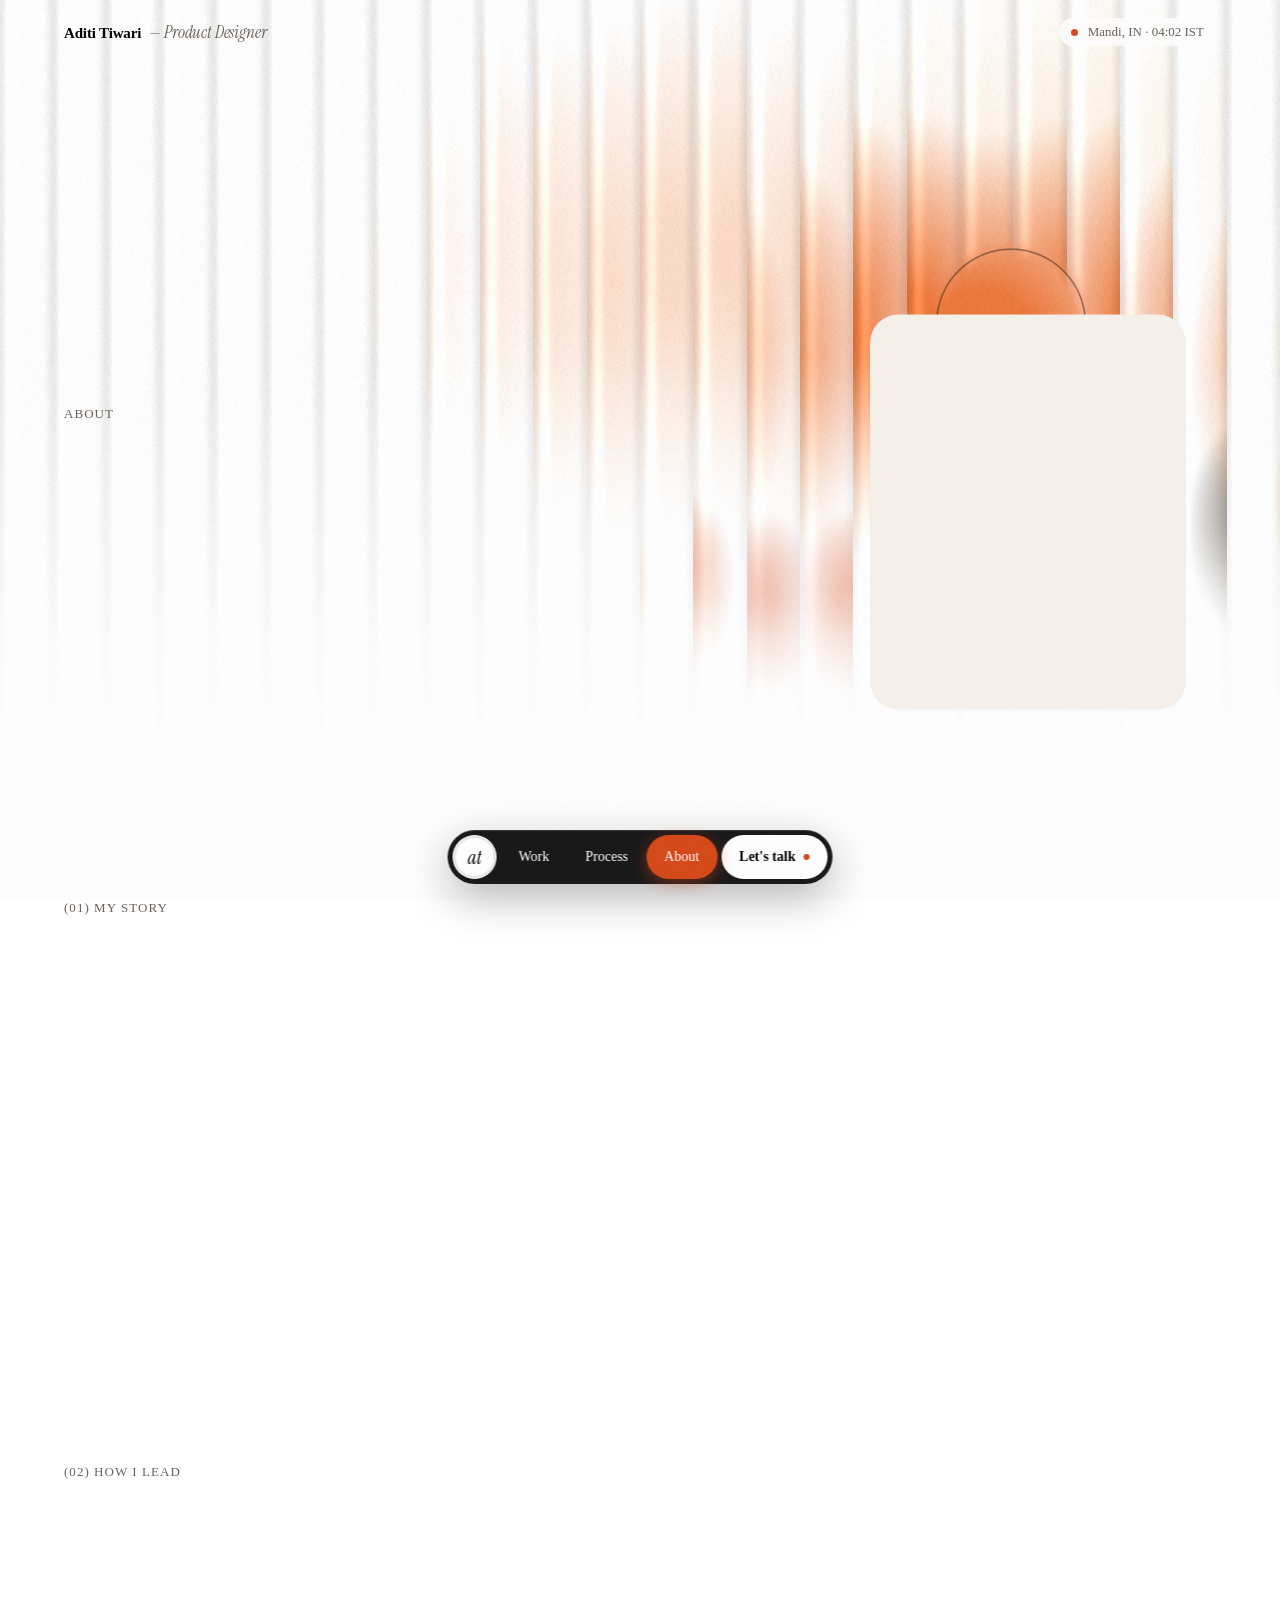
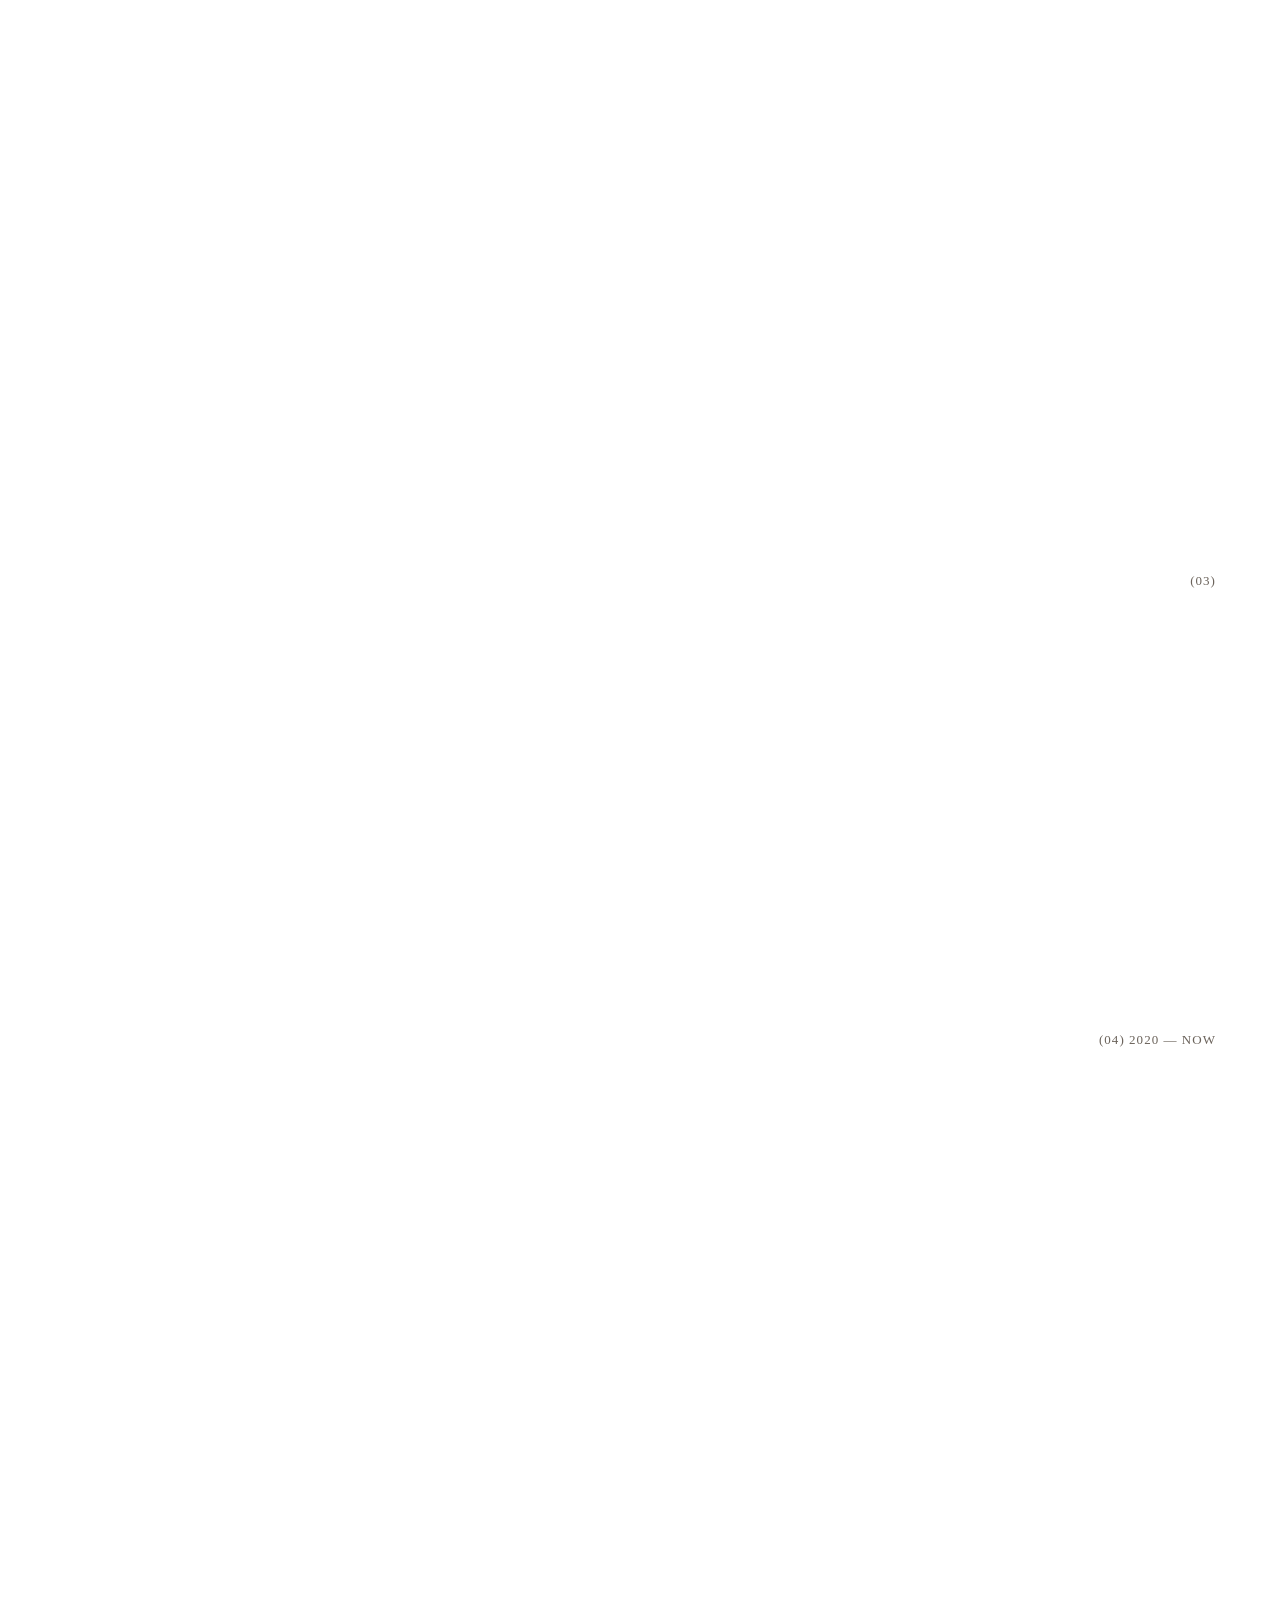
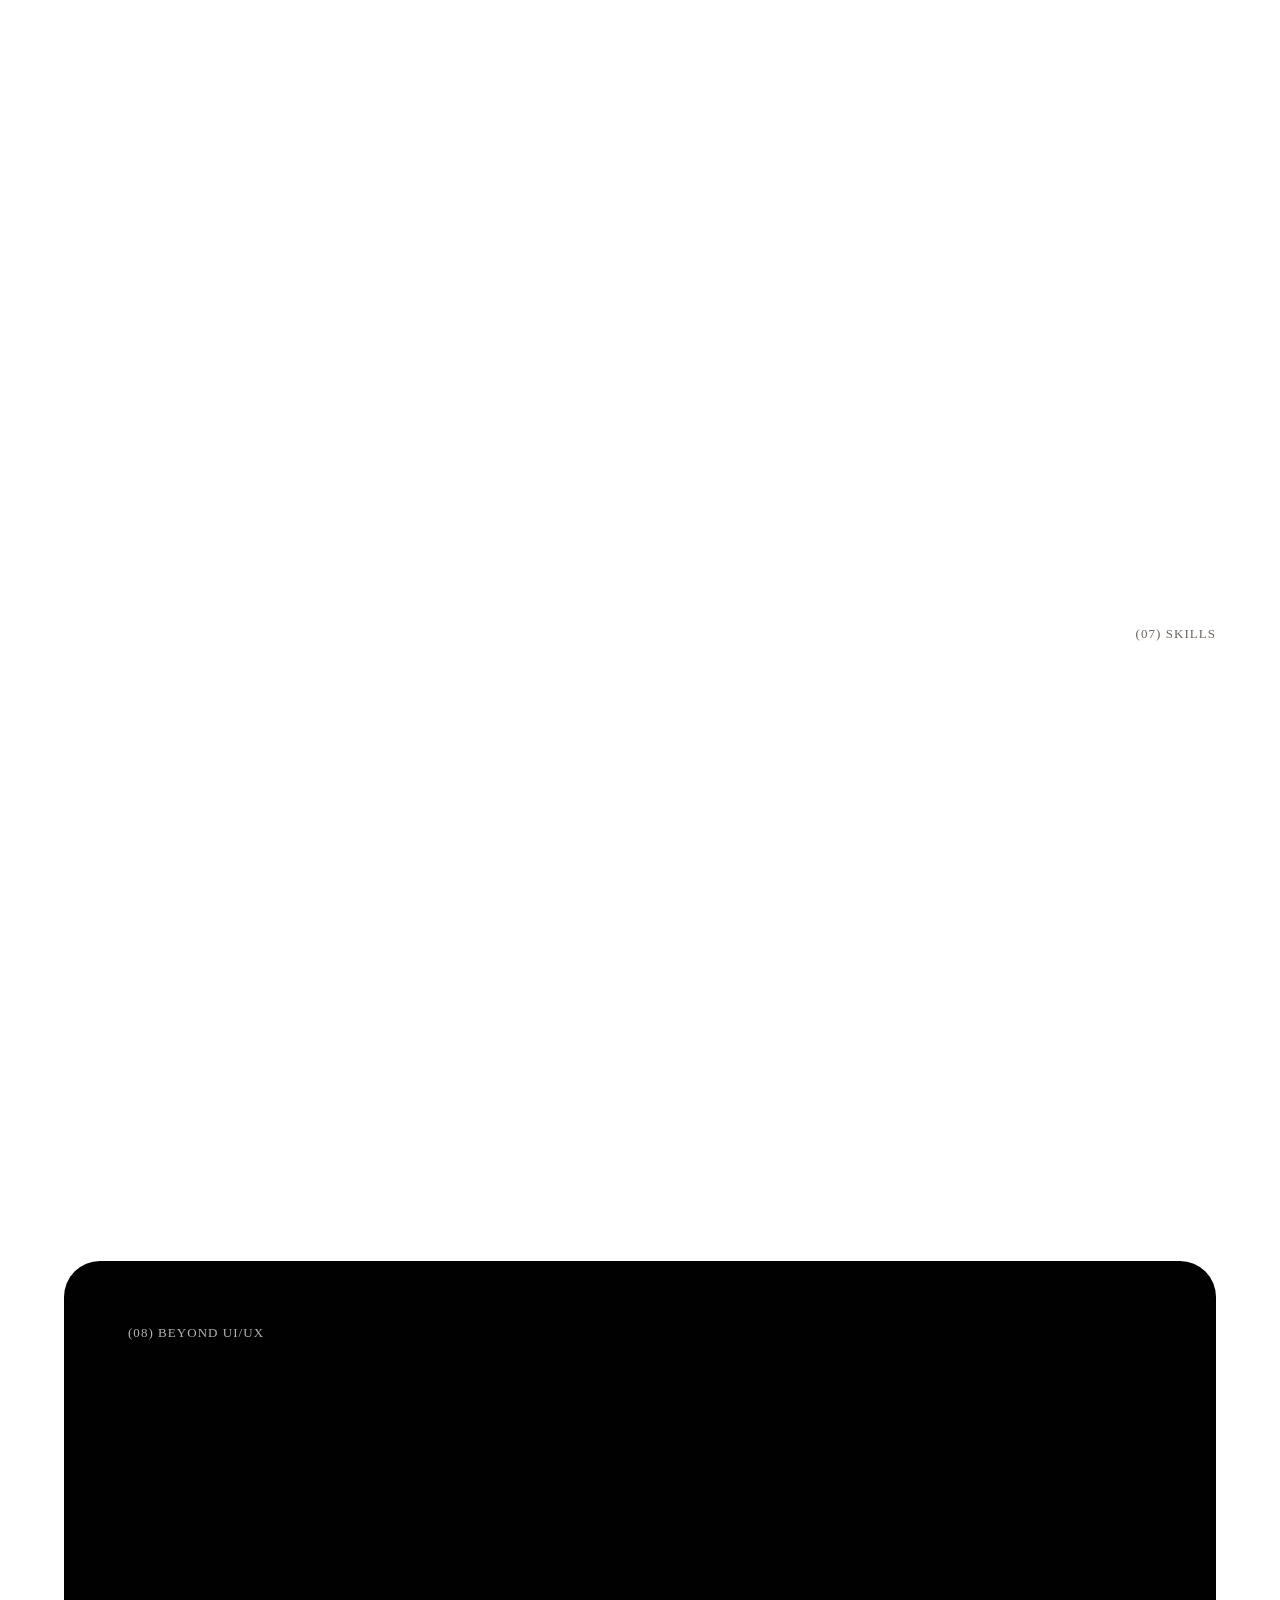
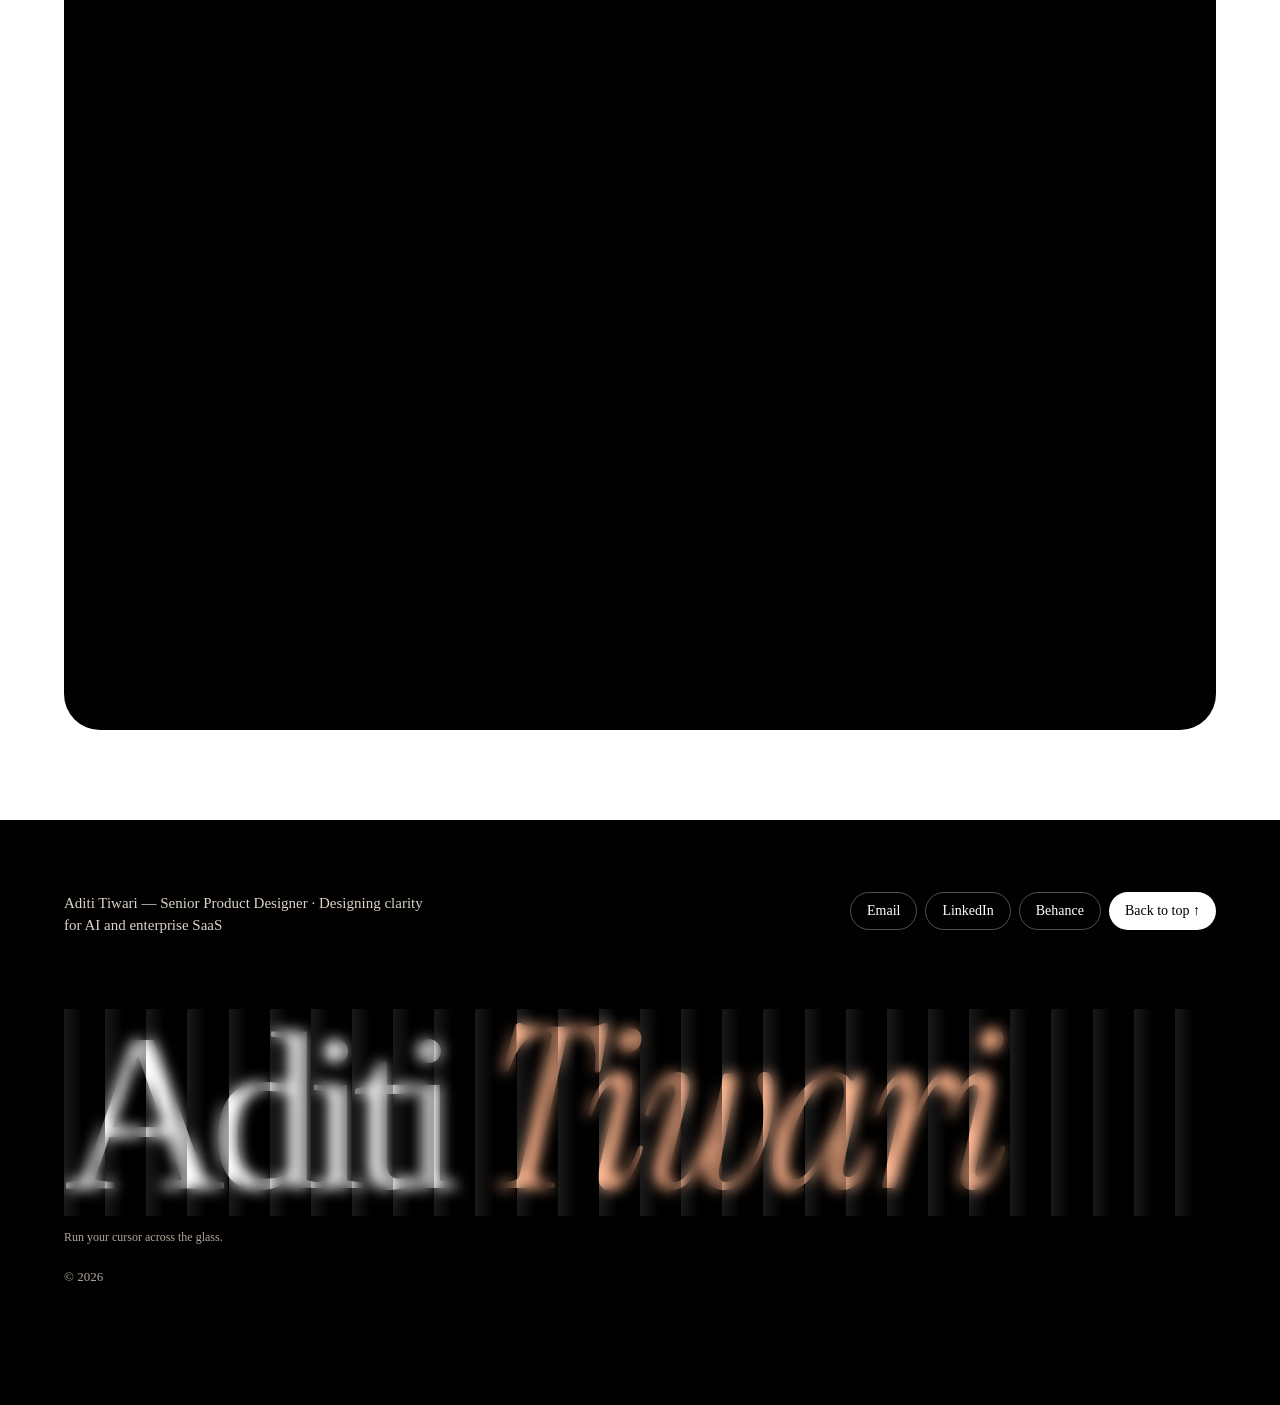
<file: about.html>
<!DOCTYPE html>
<html lang="en">
<head>
<meta charset="utf-8">
<meta name="viewport" content="width=device-width, initial-scale=1">
<title>About Aditi Tiwari — Product Design Leader</title>
<meta name="description" content="About Aditi Tiwari, Senior Product Designer — story, principles, experience and skills.">
<link rel="icon" href="data:image/svg+xml,%3Csvg xmlns='http://www.w3.org/2000/svg' viewBox='0 0 100 100'%3E%3Crect width='100' height='100' fill='%23D64A1B'/%3E%3Ctext x='50' y='62' text-anchor='middle' font-family='Georgia,serif' font-style='italic' font-size='38' fill='%23FFFFFF'%3Eat%3C/text%3E%3C/svg%3E">
<link rel="stylesheet" href="assets/css/app.css">
<script>window.__BASE__="";if(!location.hash||location.hash==="#"||location.hash==="#/"){history.replaceState(null,"","#/about");}</script>
</head>
<body>
<div id="app"></div>
<script src="assets/js/data.js"></script>
<script src="assets/js/app.js"></script>
<script src="assets/js/screens.js"></script>
<script src="assets/js/engine.js"></script>
</body>
</html>
</file>
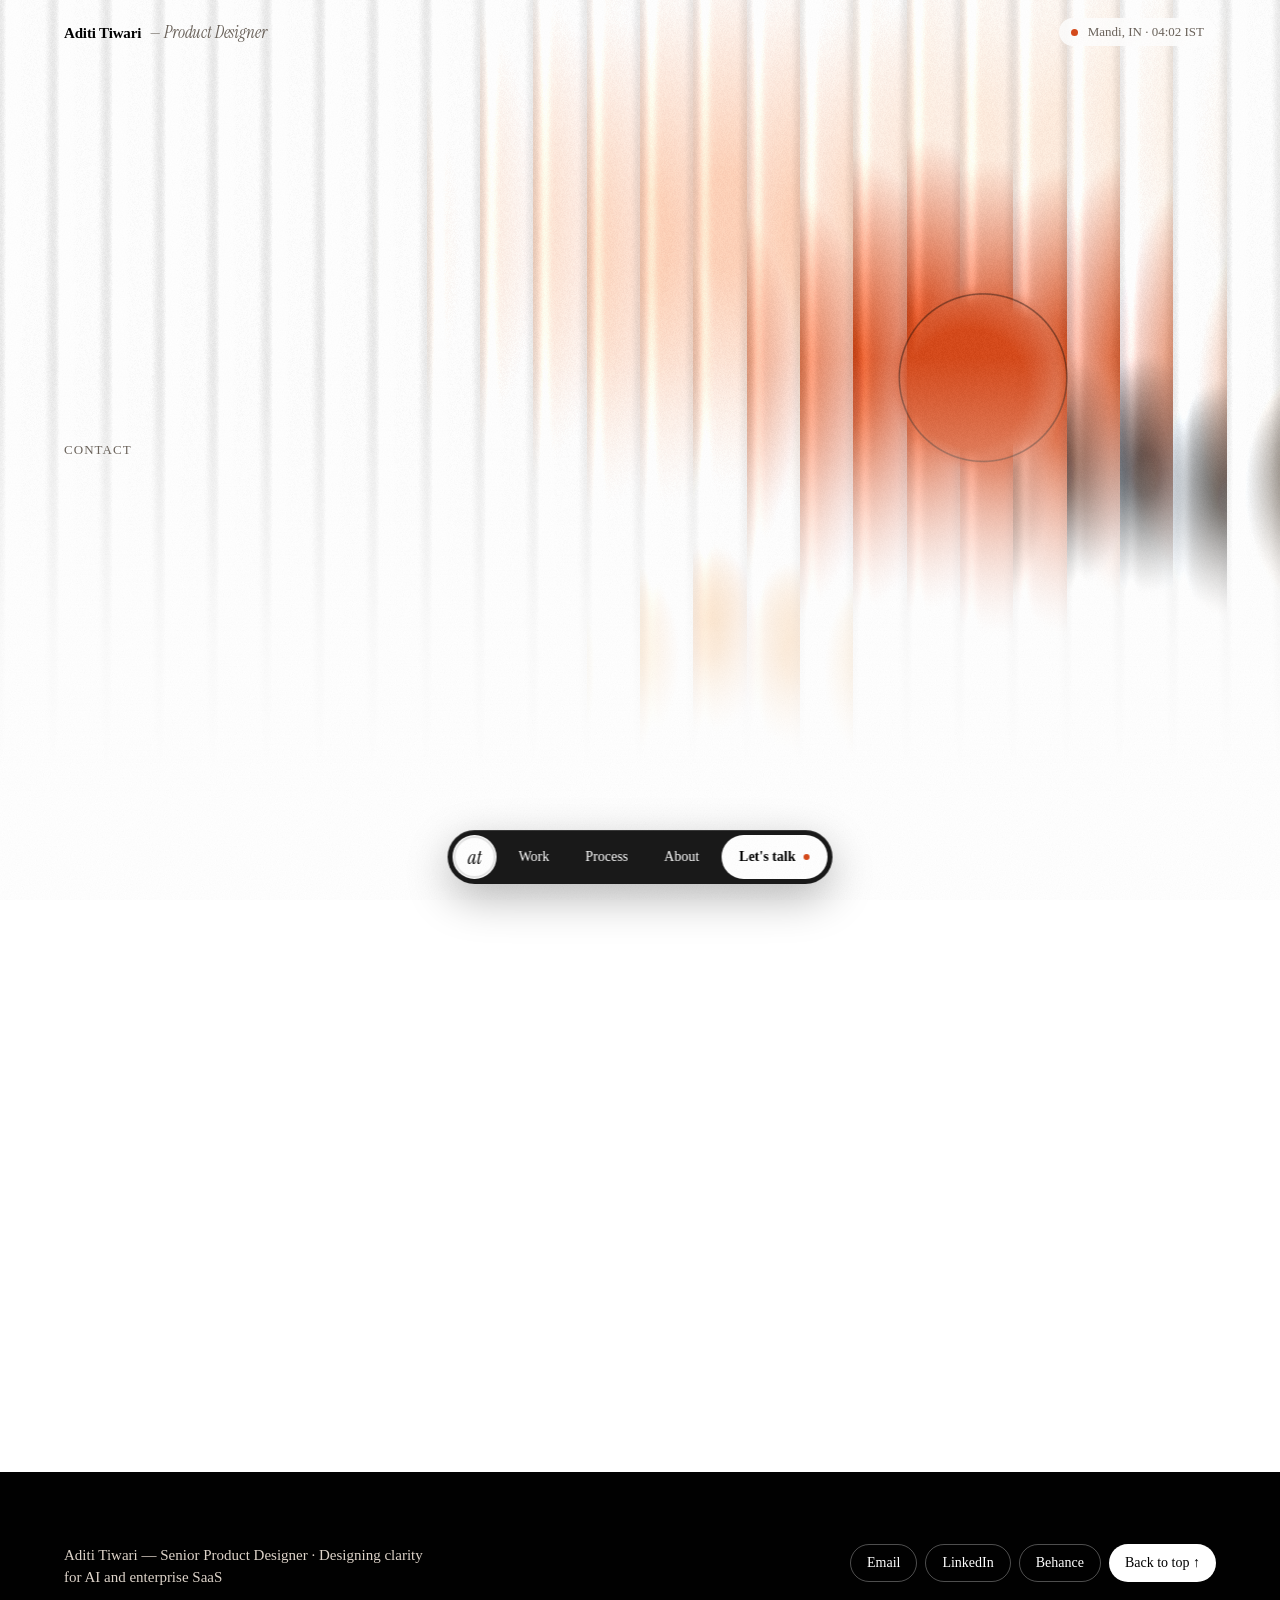
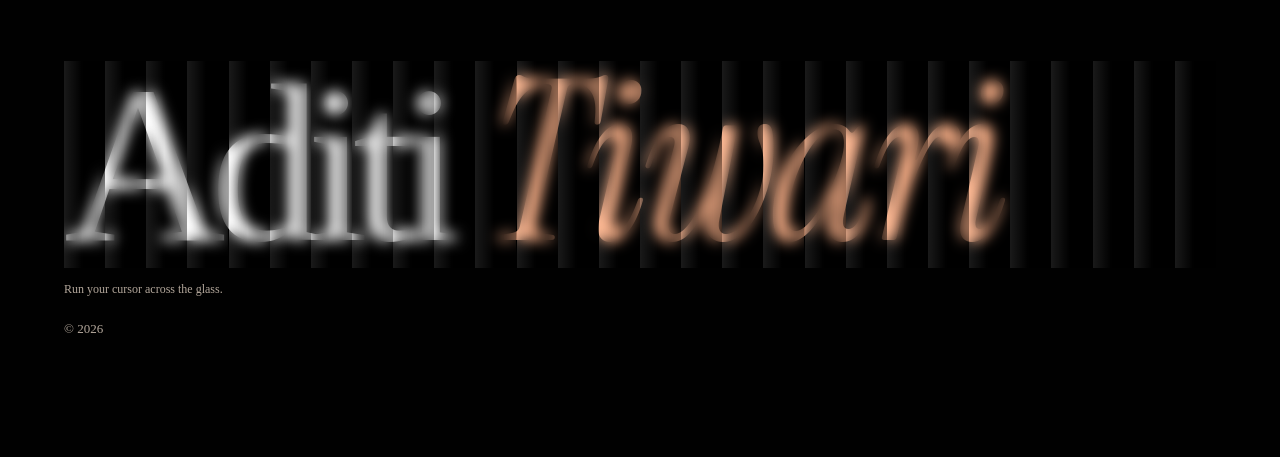
<file: contact.html>
<!DOCTYPE html>
<html lang="en">
<head>
<meta charset="utf-8">
<meta name="viewport" content="width=device-width, initial-scale=1">
<title>Contact Aditi Tiwari</title>
<meta name="description" content="Get in touch with Aditi Tiwari, Senior Product Designer open to Senior/Lead roles in Switzerland, Germany, Spain and the US.">
<link rel="icon" href="data:image/svg+xml,%3Csvg xmlns='http://www.w3.org/2000/svg' viewBox='0 0 100 100'%3E%3Crect width='100' height='100' fill='%23D64A1B'/%3E%3Ctext x='50' y='62' text-anchor='middle' font-family='Georgia,serif' font-style='italic' font-size='38' fill='%23FFFFFF'%3Eat%3C/text%3E%3C/svg%3E">
<link rel="stylesheet" href="assets/css/app.css">
<script>window.__BASE__="";if(!location.hash||location.hash==="#"||location.hash==="#/"){history.replaceState(null,"","#/contact");}</script>
</head>
<body>
<div id="app"></div>
<script src="assets/js/data.js"></script>
<script src="assets/js/app.js"></script>
<script src="assets/js/screens.js"></script>
<script src="assets/js/engine.js"></script>
</body>
</html>
</file>
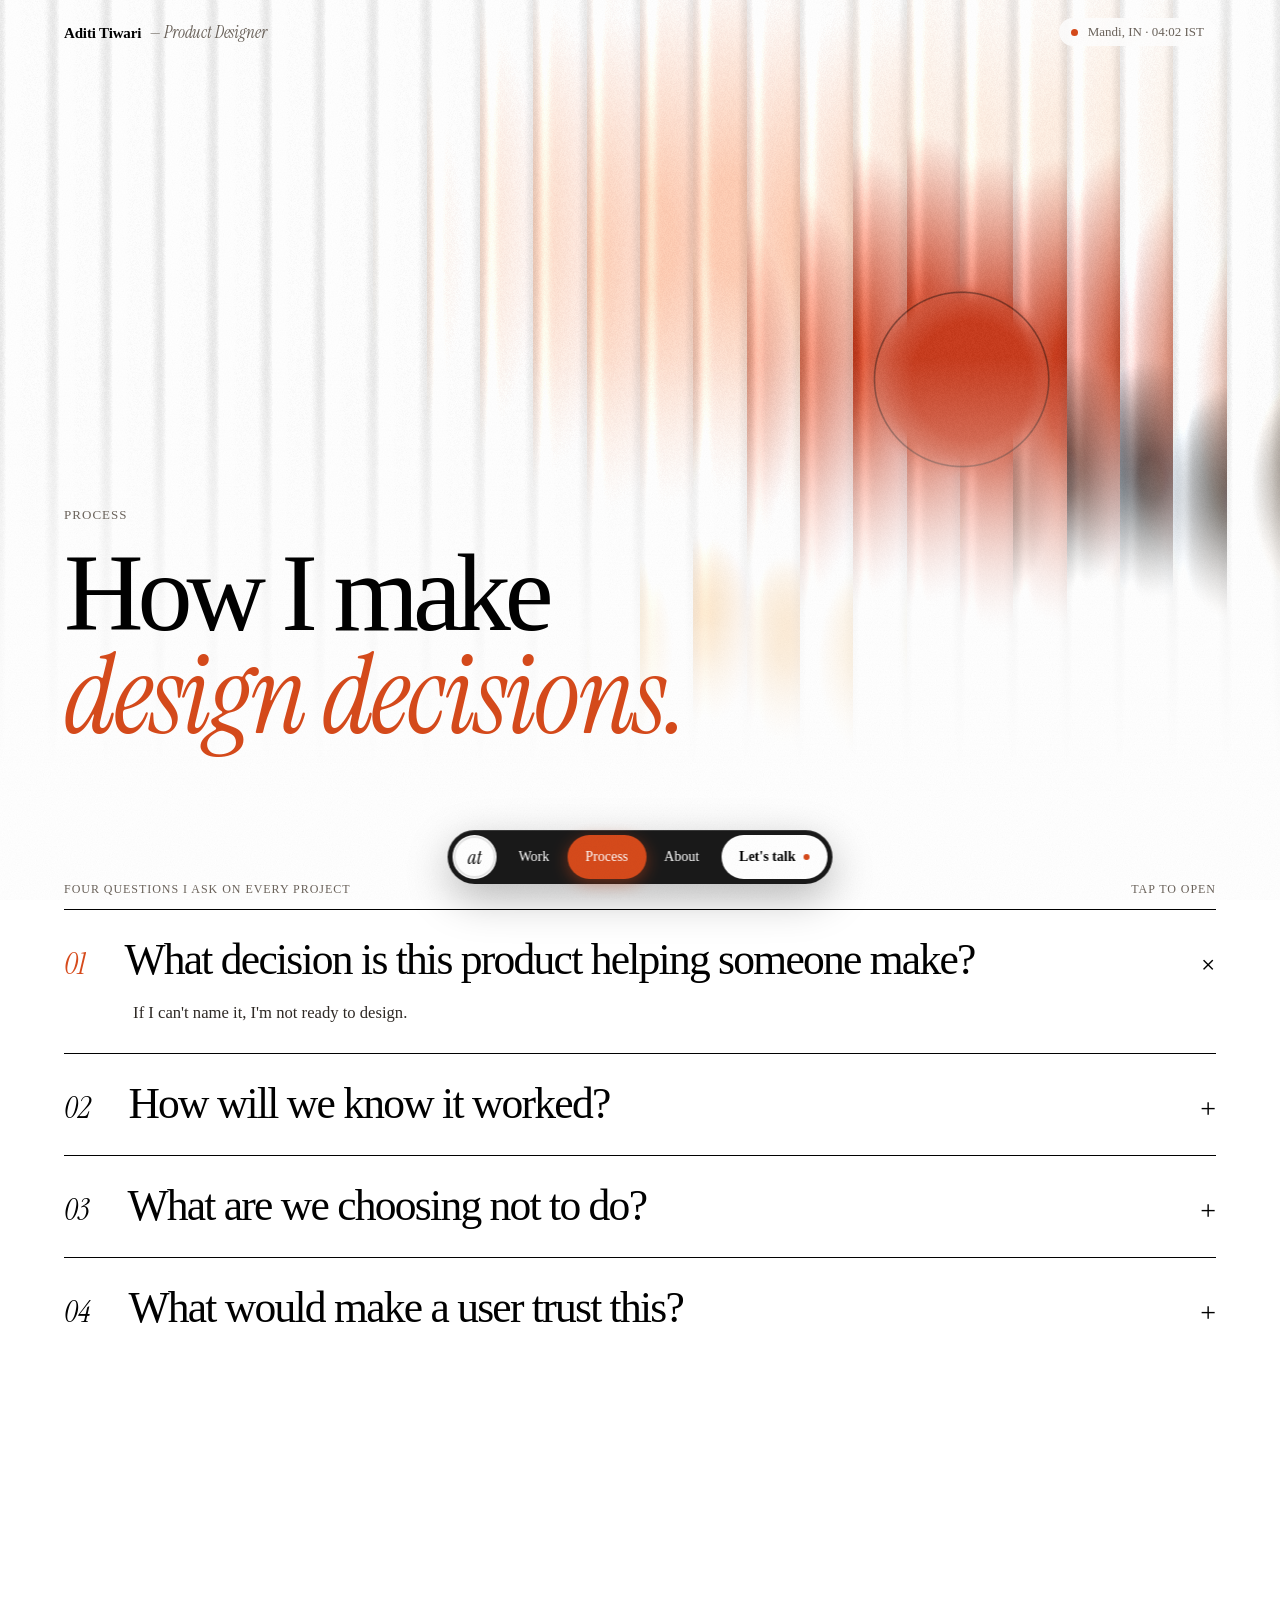
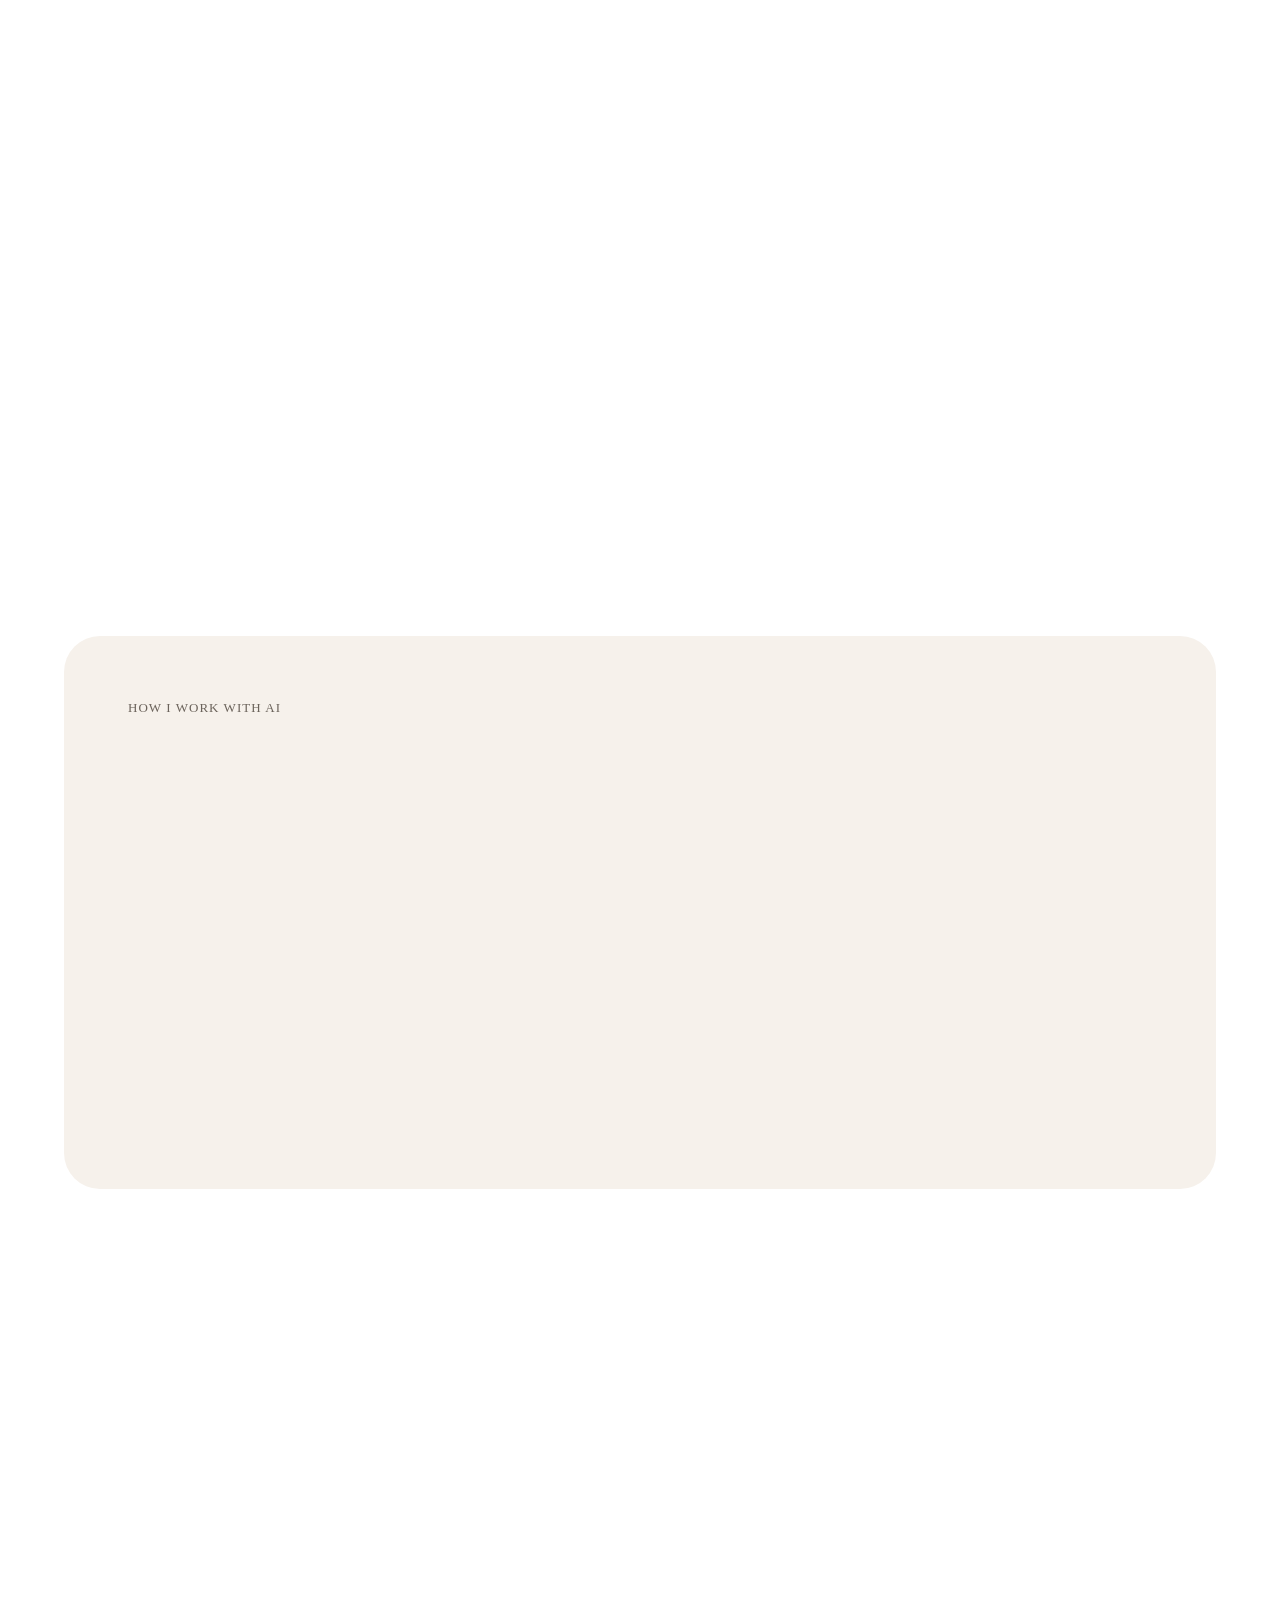
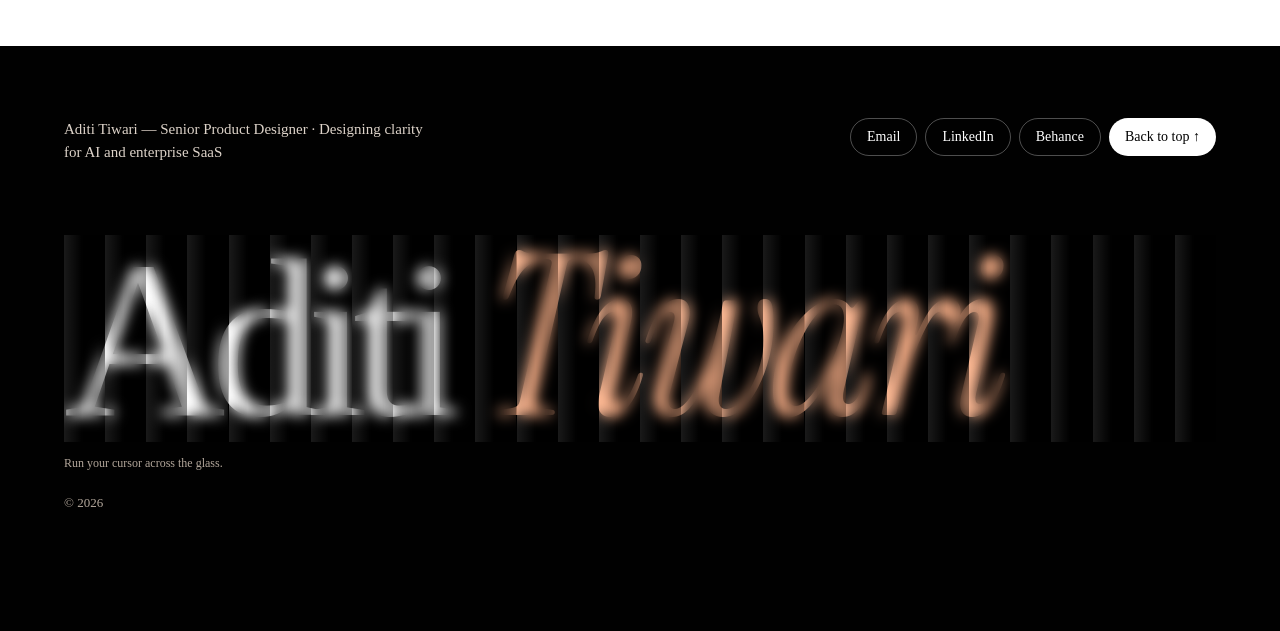
<file: how-i-work.html>
<!DOCTYPE html>
<html lang="en">
<head>
<meta charset="utf-8">
<meta name="viewport" content="width=device-width, initial-scale=1">
<title>My Design Process — Aditi Tiwari</title>
<meta name="description" content="How Aditi Tiwari makes design decisions — process, leadership, and designing with AI.">
<link rel="icon" href="data:image/svg+xml,%3Csvg xmlns='http://www.w3.org/2000/svg' viewBox='0 0 100 100'%3E%3Crect width='100' height='100' fill='%23D64A1B'/%3E%3Ctext x='50' y='62' text-anchor='middle' font-family='Georgia,serif' font-style='italic' font-size='38' fill='%23FFFFFF'%3Eat%3C/text%3E%3C/svg%3E">
<link rel="stylesheet" href="assets/css/app.css">
<script>window.__BASE__="";if(!location.hash||location.hash==="#"||location.hash==="#/"){history.replaceState(null,"","#/how");}</script>
</head>
<body>
<div id="app"></div>
<script src="assets/js/data.js"></script>
<script src="assets/js/app.js"></script>
<script src="assets/js/screens.js"></script>
<script src="assets/js/engine.js"></script>
</body>
</html>
</file>
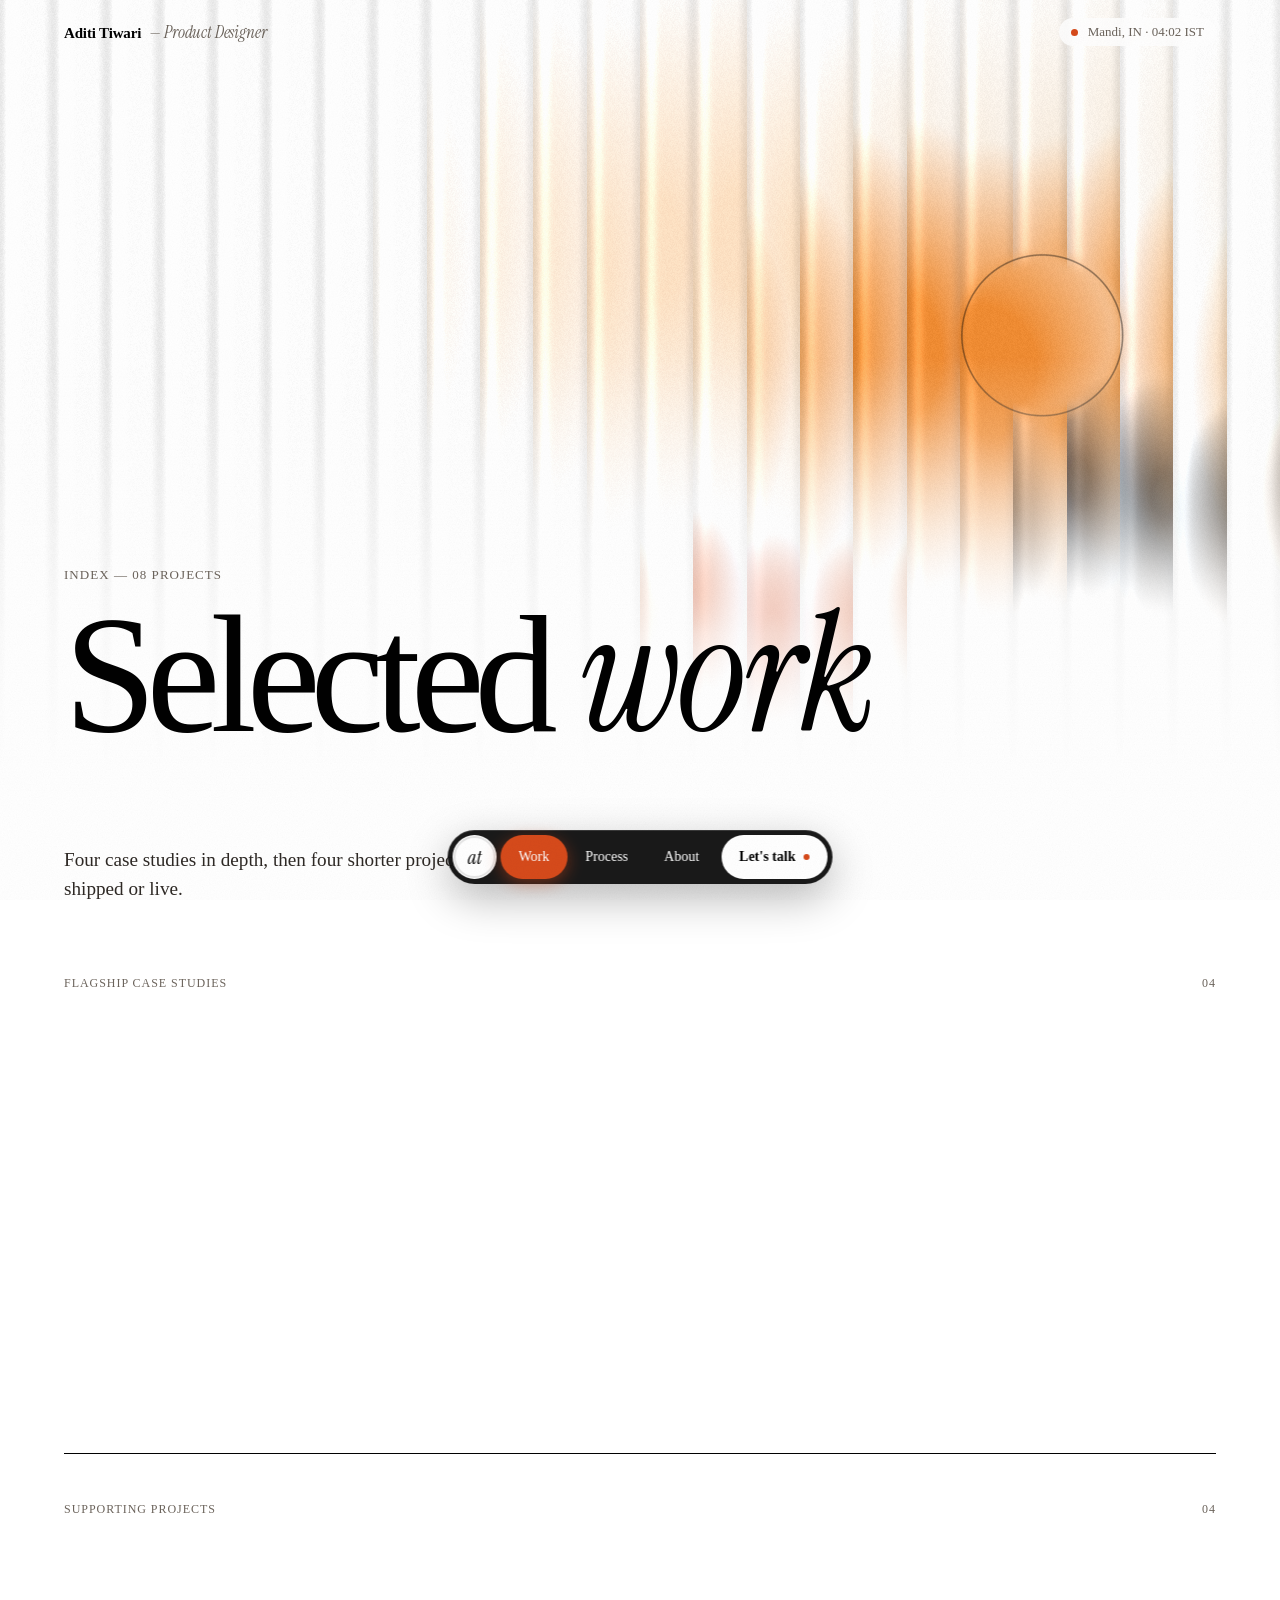
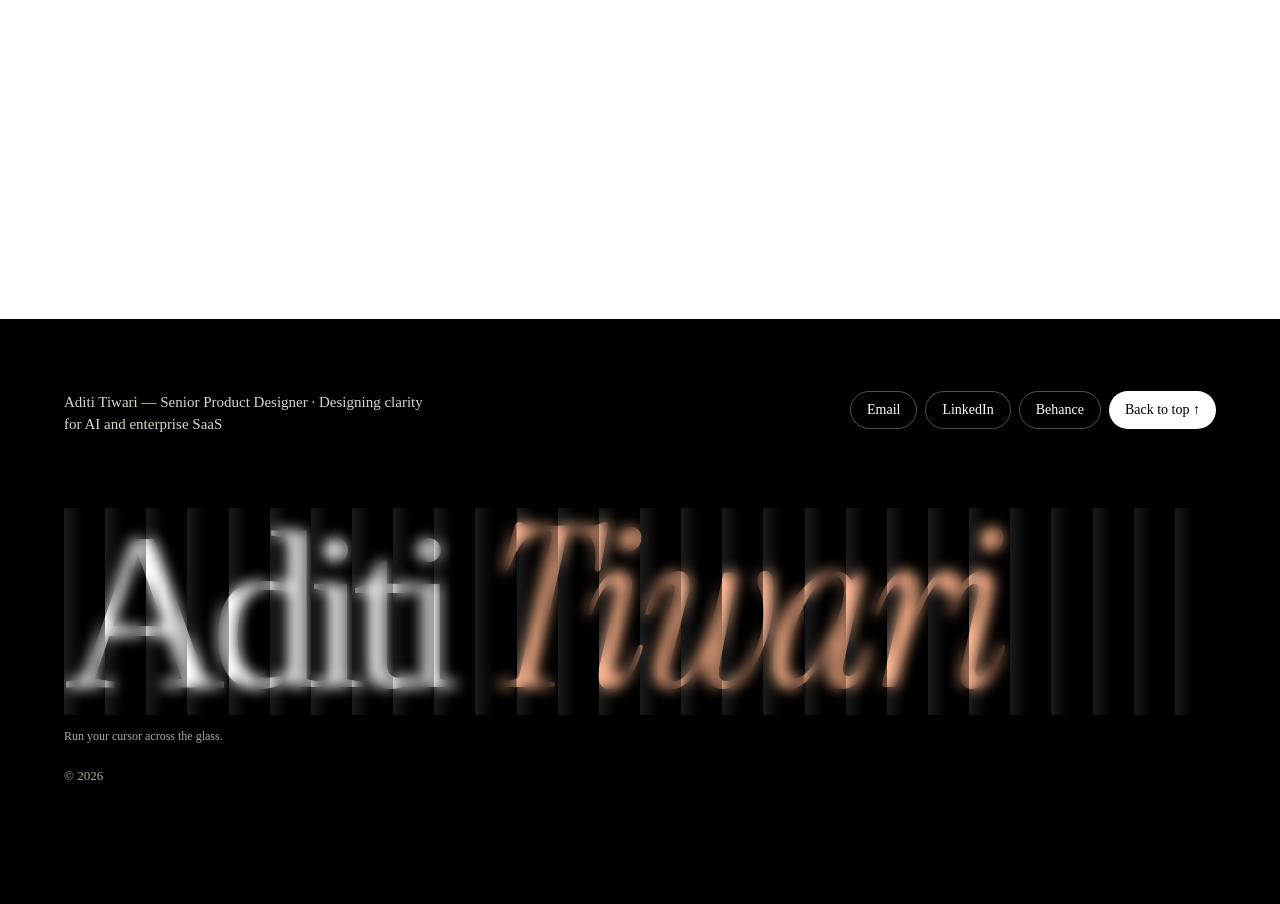
<file: work.html>
<!DOCTYPE html>
<html lang="en">
<head>
<meta charset="utf-8">
<meta name="viewport" content="width=device-width, initial-scale=1">
<title>Case Studies — Aditi Tiwari</title>
<meta name="description" content="Selected work by Aditi Tiwari — four flagship case studies and four supporting projects in AI, fintech and enterprise SaaS.">
<link rel="icon" href="data:image/svg+xml,%3Csvg xmlns='http://www.w3.org/2000/svg' viewBox='0 0 100 100'%3E%3Crect width='100' height='100' fill='%23D64A1B'/%3E%3Ctext x='50' y='62' text-anchor='middle' font-family='Georgia,serif' font-style='italic' font-size='38' fill='%23FFFFFF'%3Eat%3C/text%3E%3C/svg%3E">
<link rel="stylesheet" href="assets/css/app.css">
<script>window.__BASE__="";if(!location.hash||location.hash==="#"||location.hash==="#/"){history.replaceState(null,"","#/work");}</script>
</head>
<body>
<div id="app"></div>
<script src="assets/js/data.js"></script>
<script src="assets/js/app.js"></script>
<script src="assets/js/screens.js"></script>
<script src="assets/js/engine.js"></script>
</body>
</html>
</file>
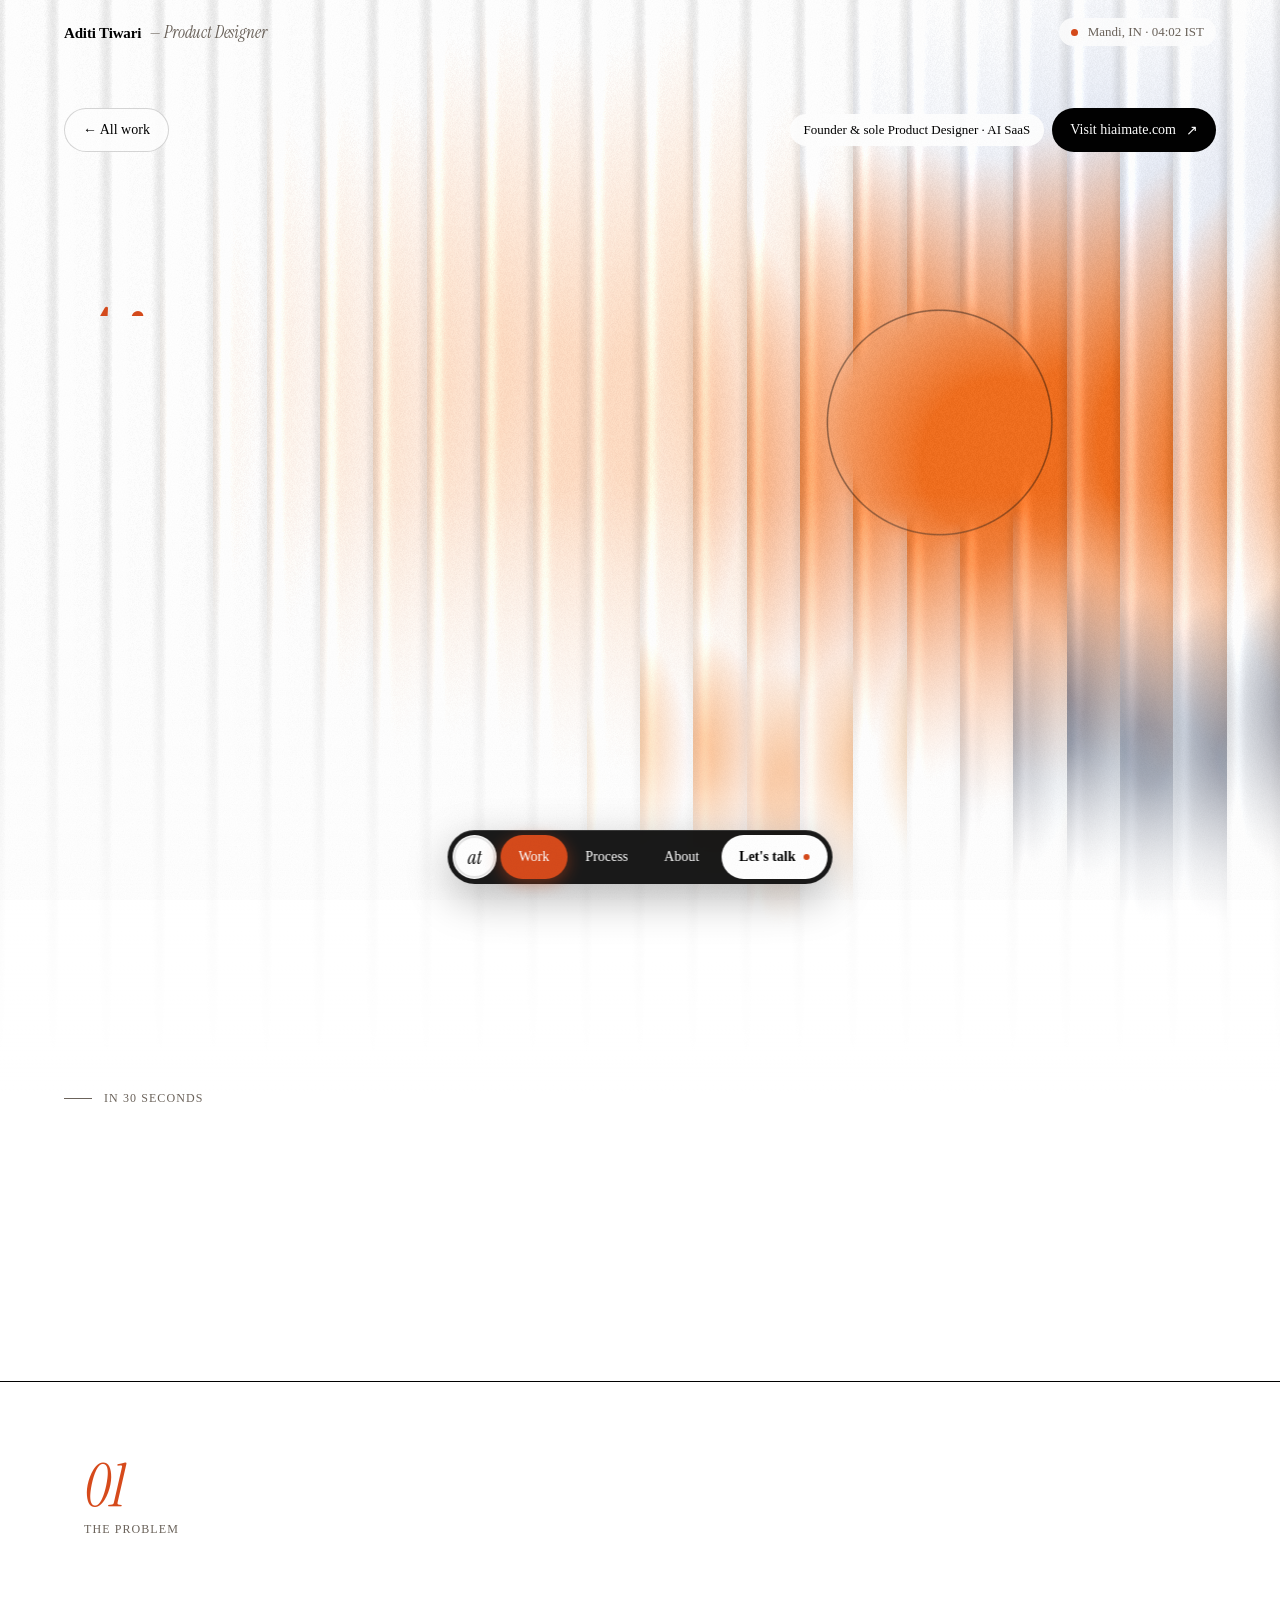
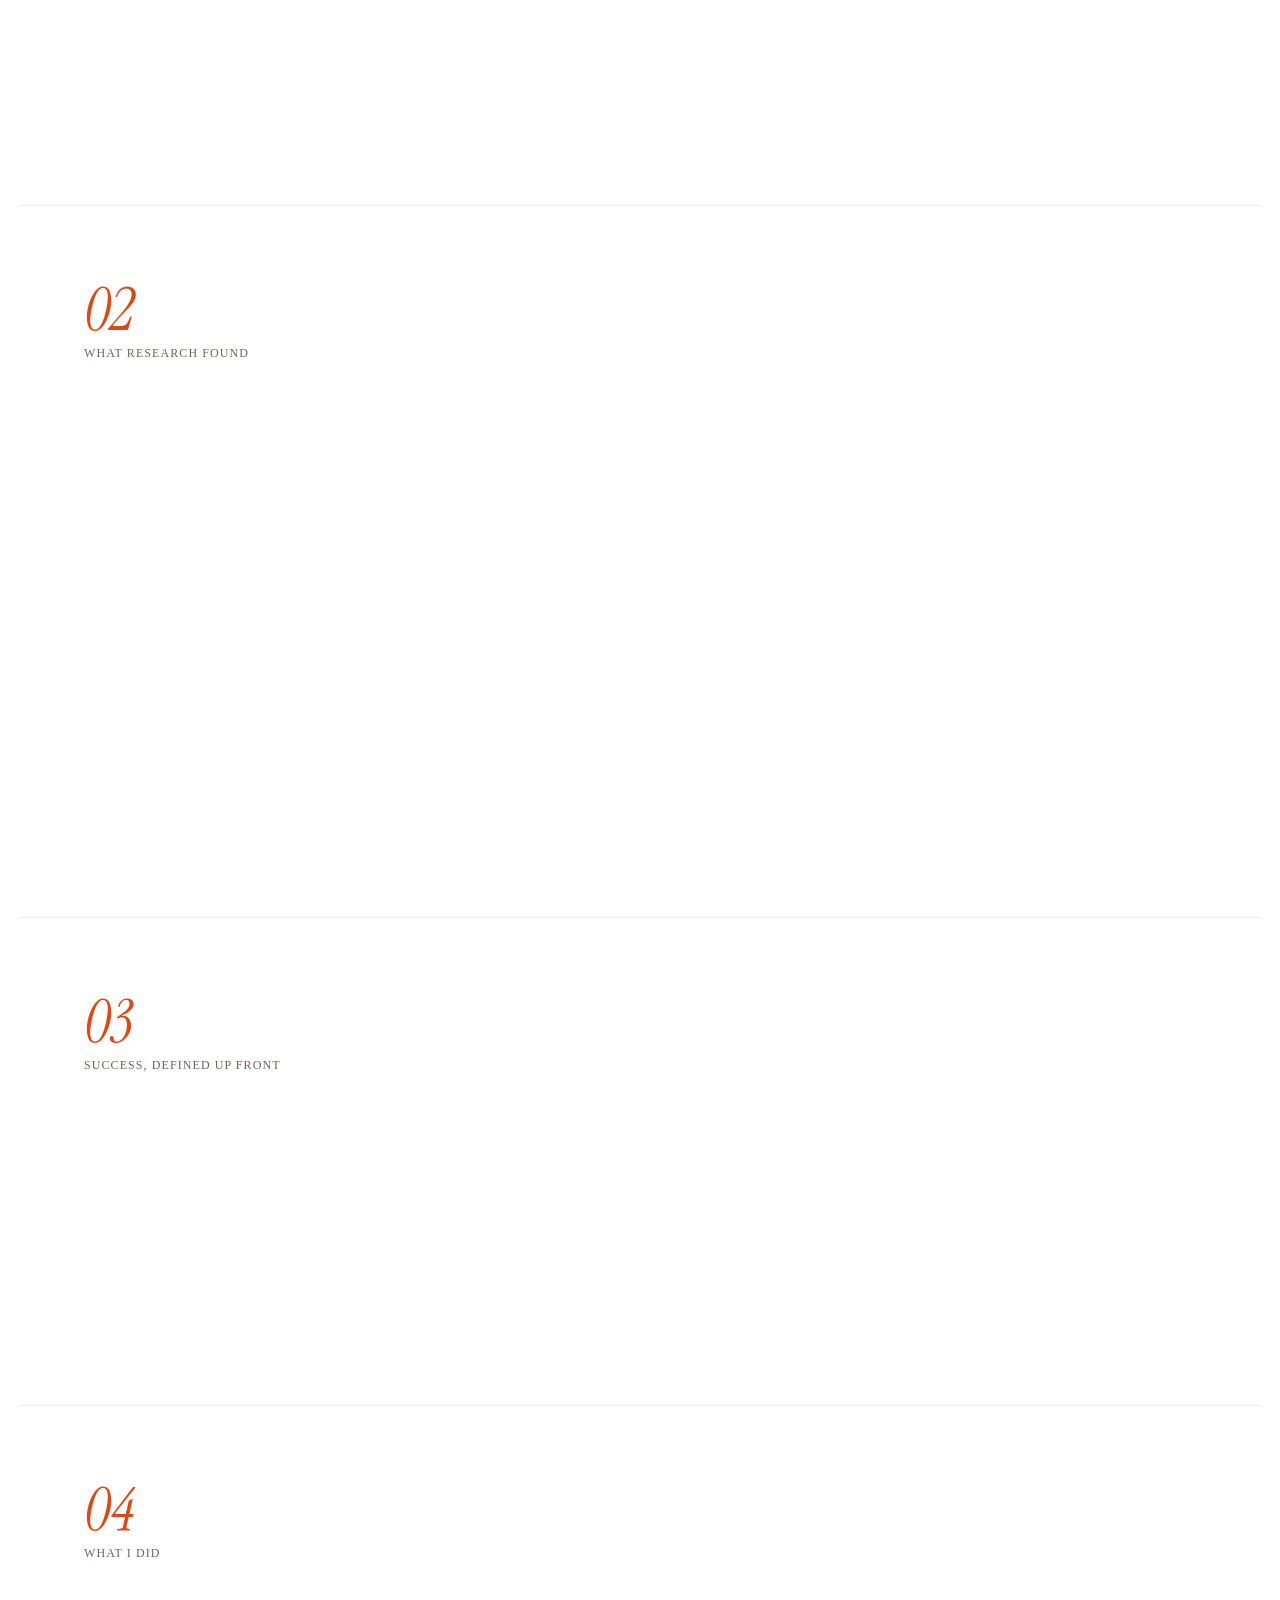
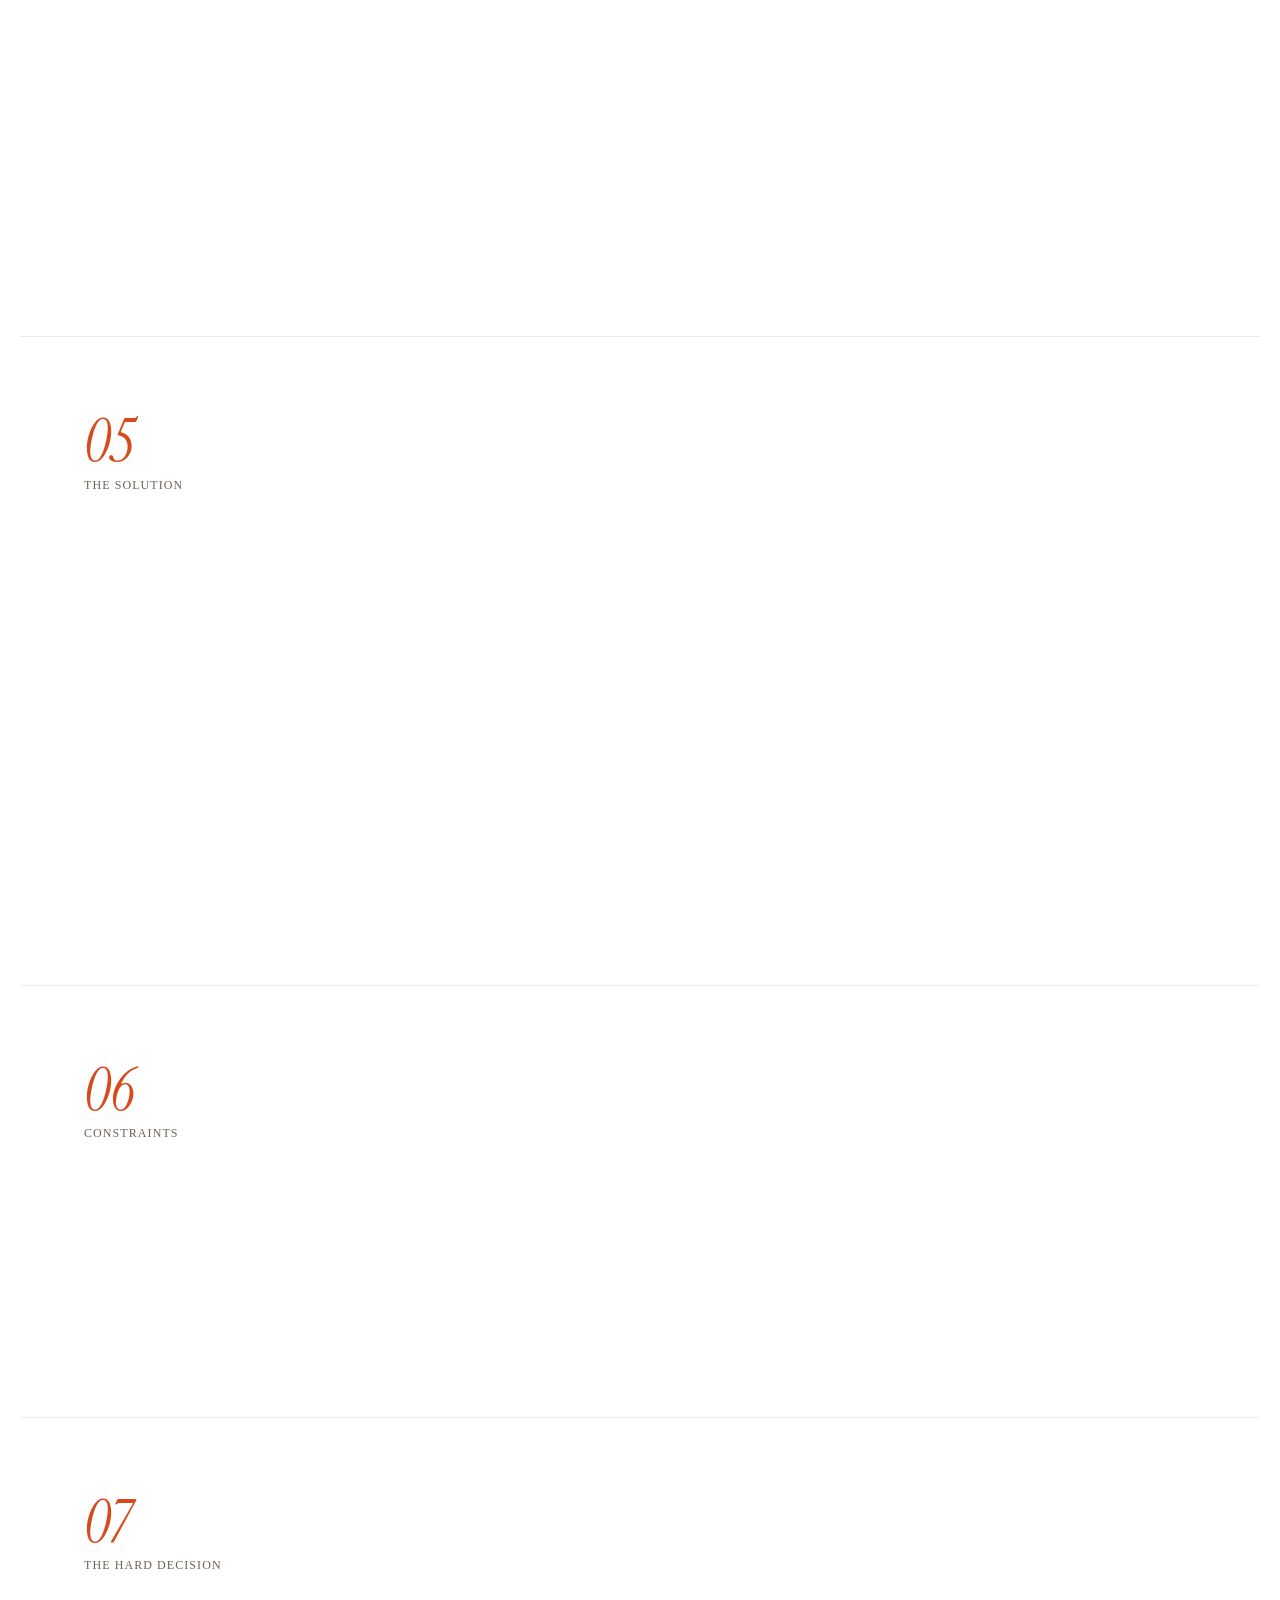
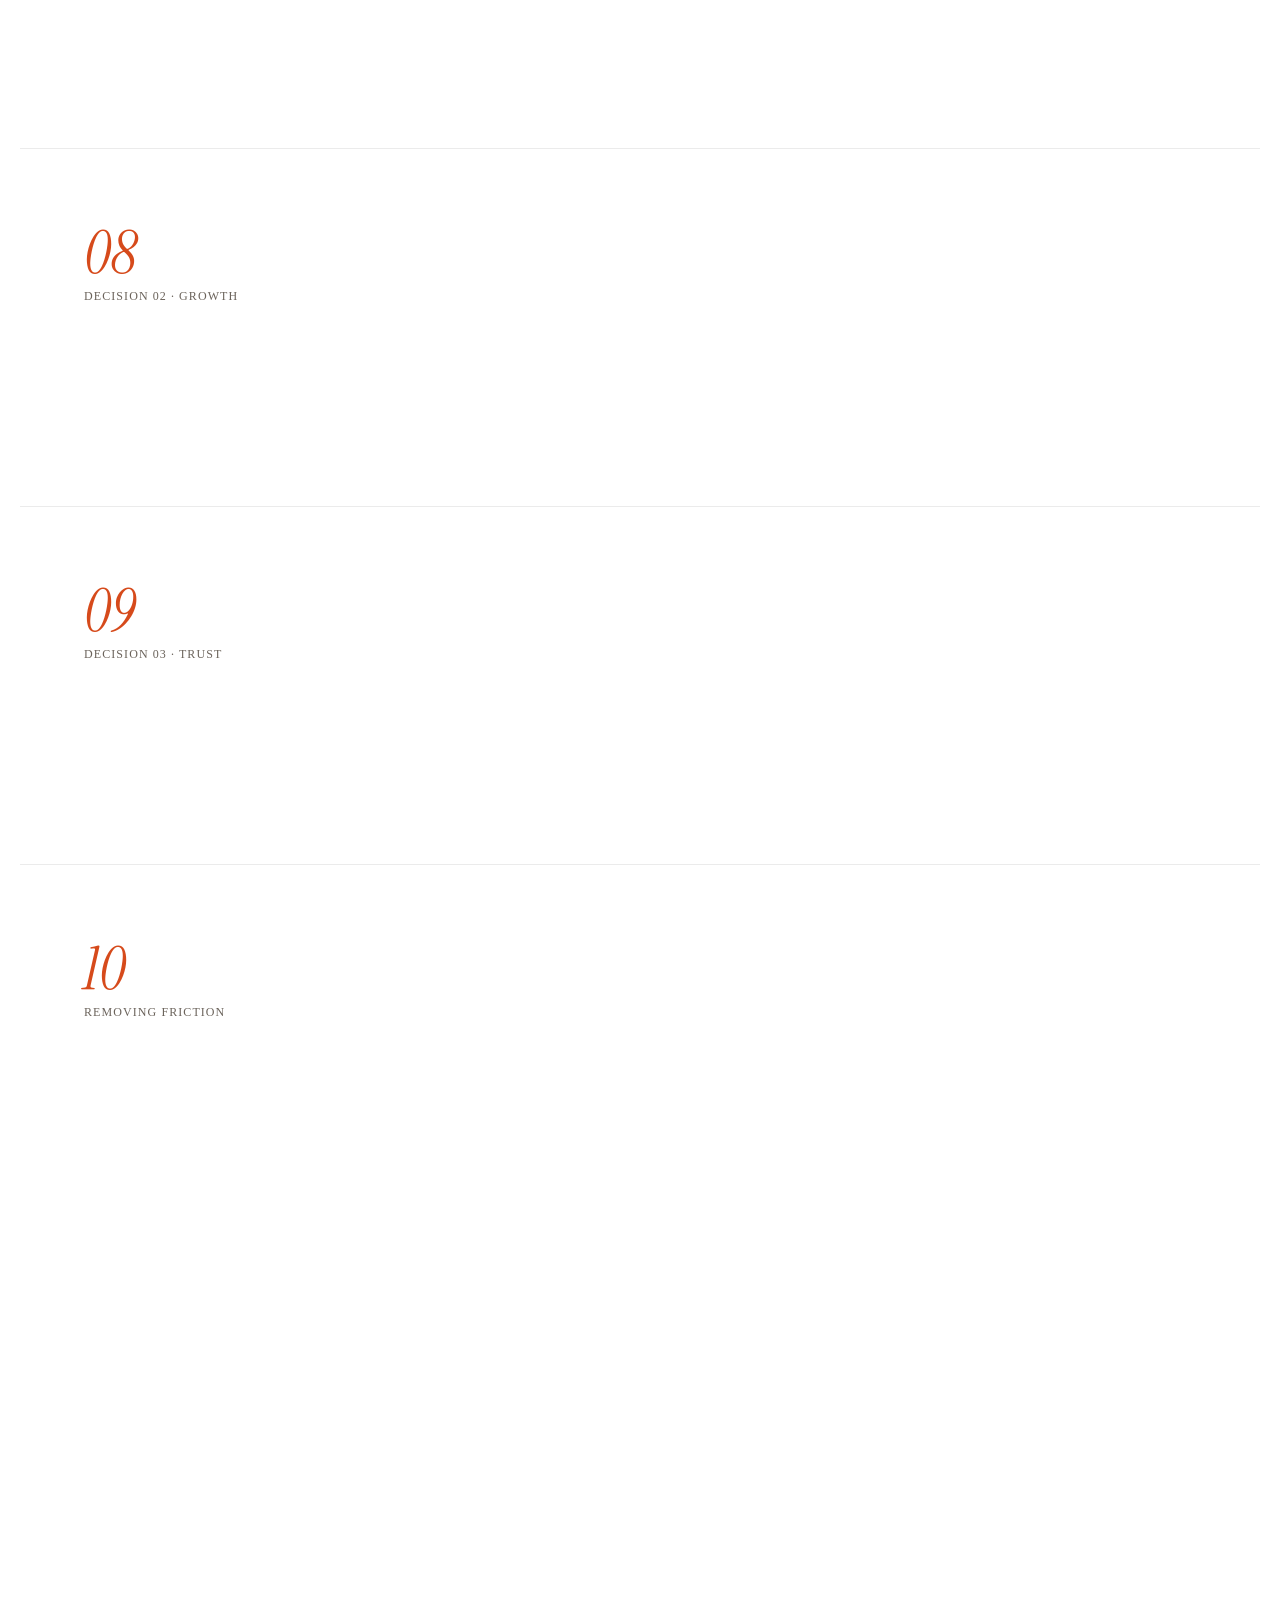
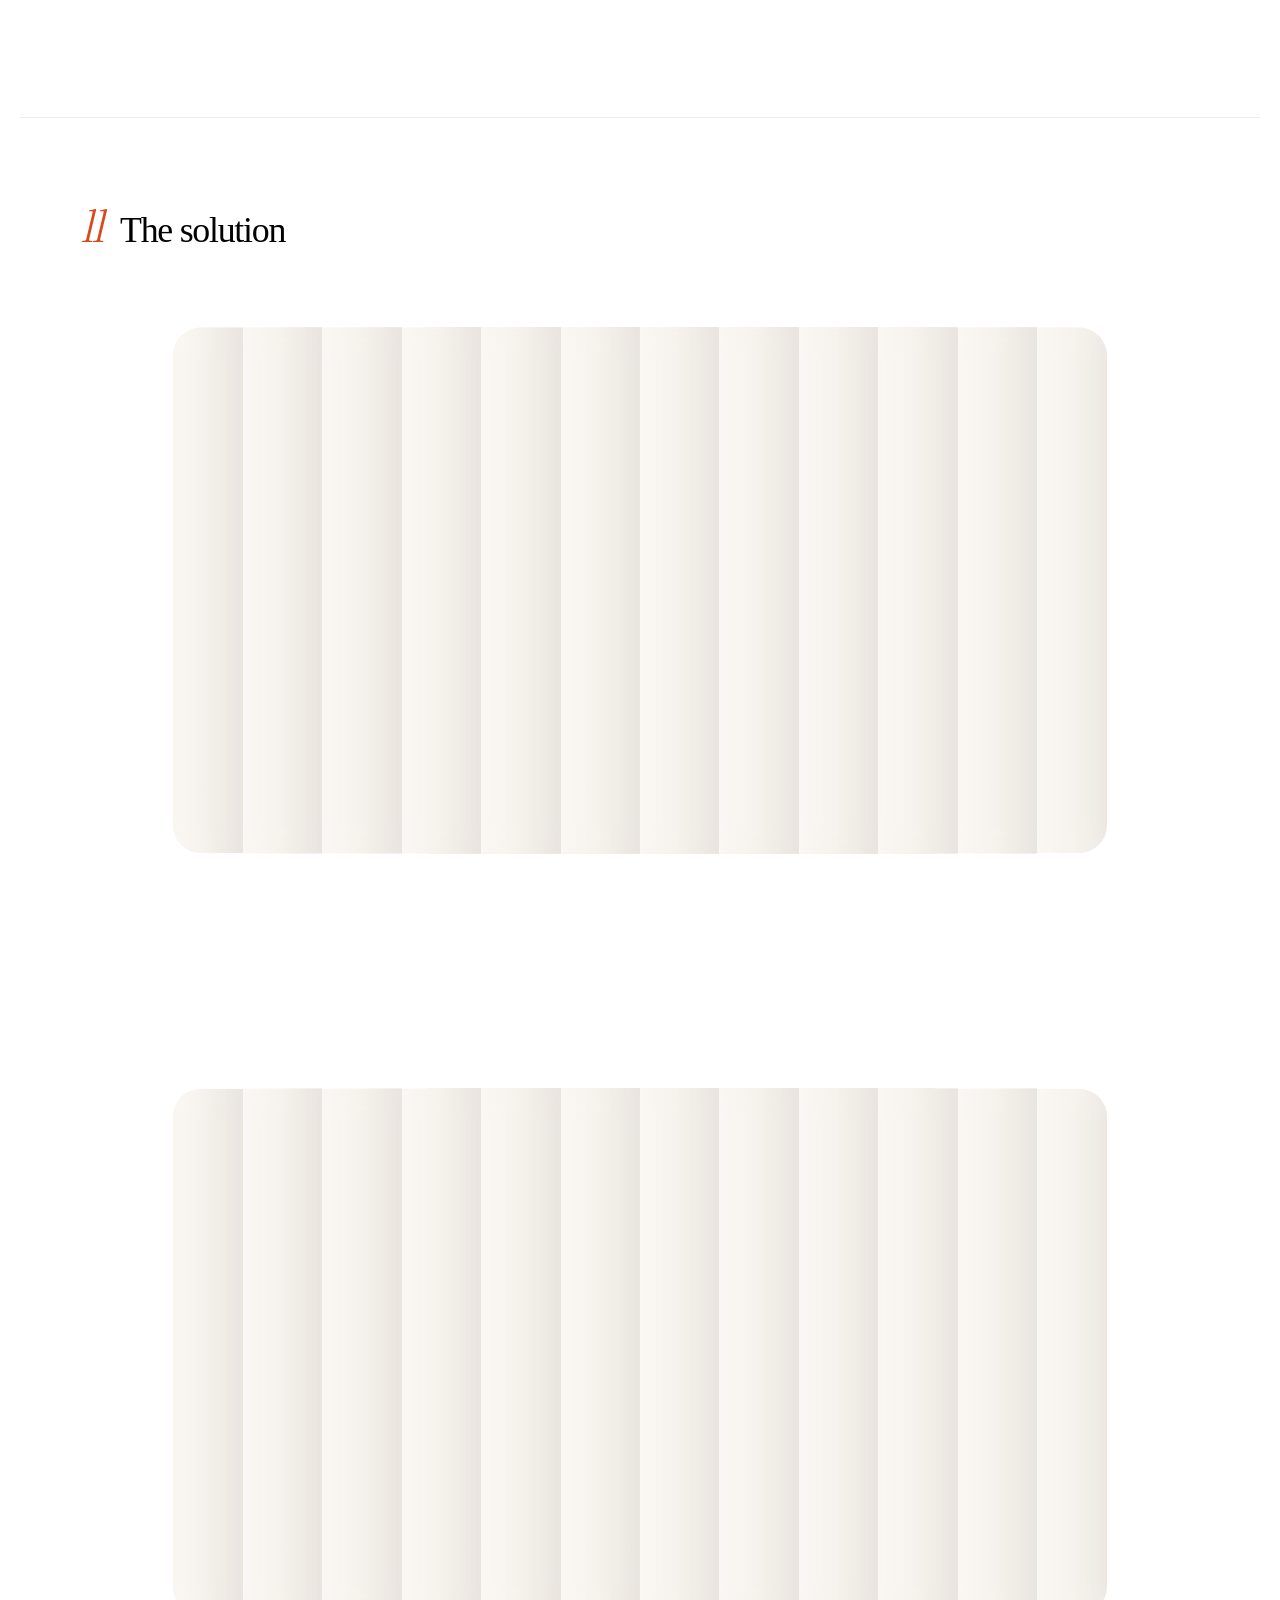
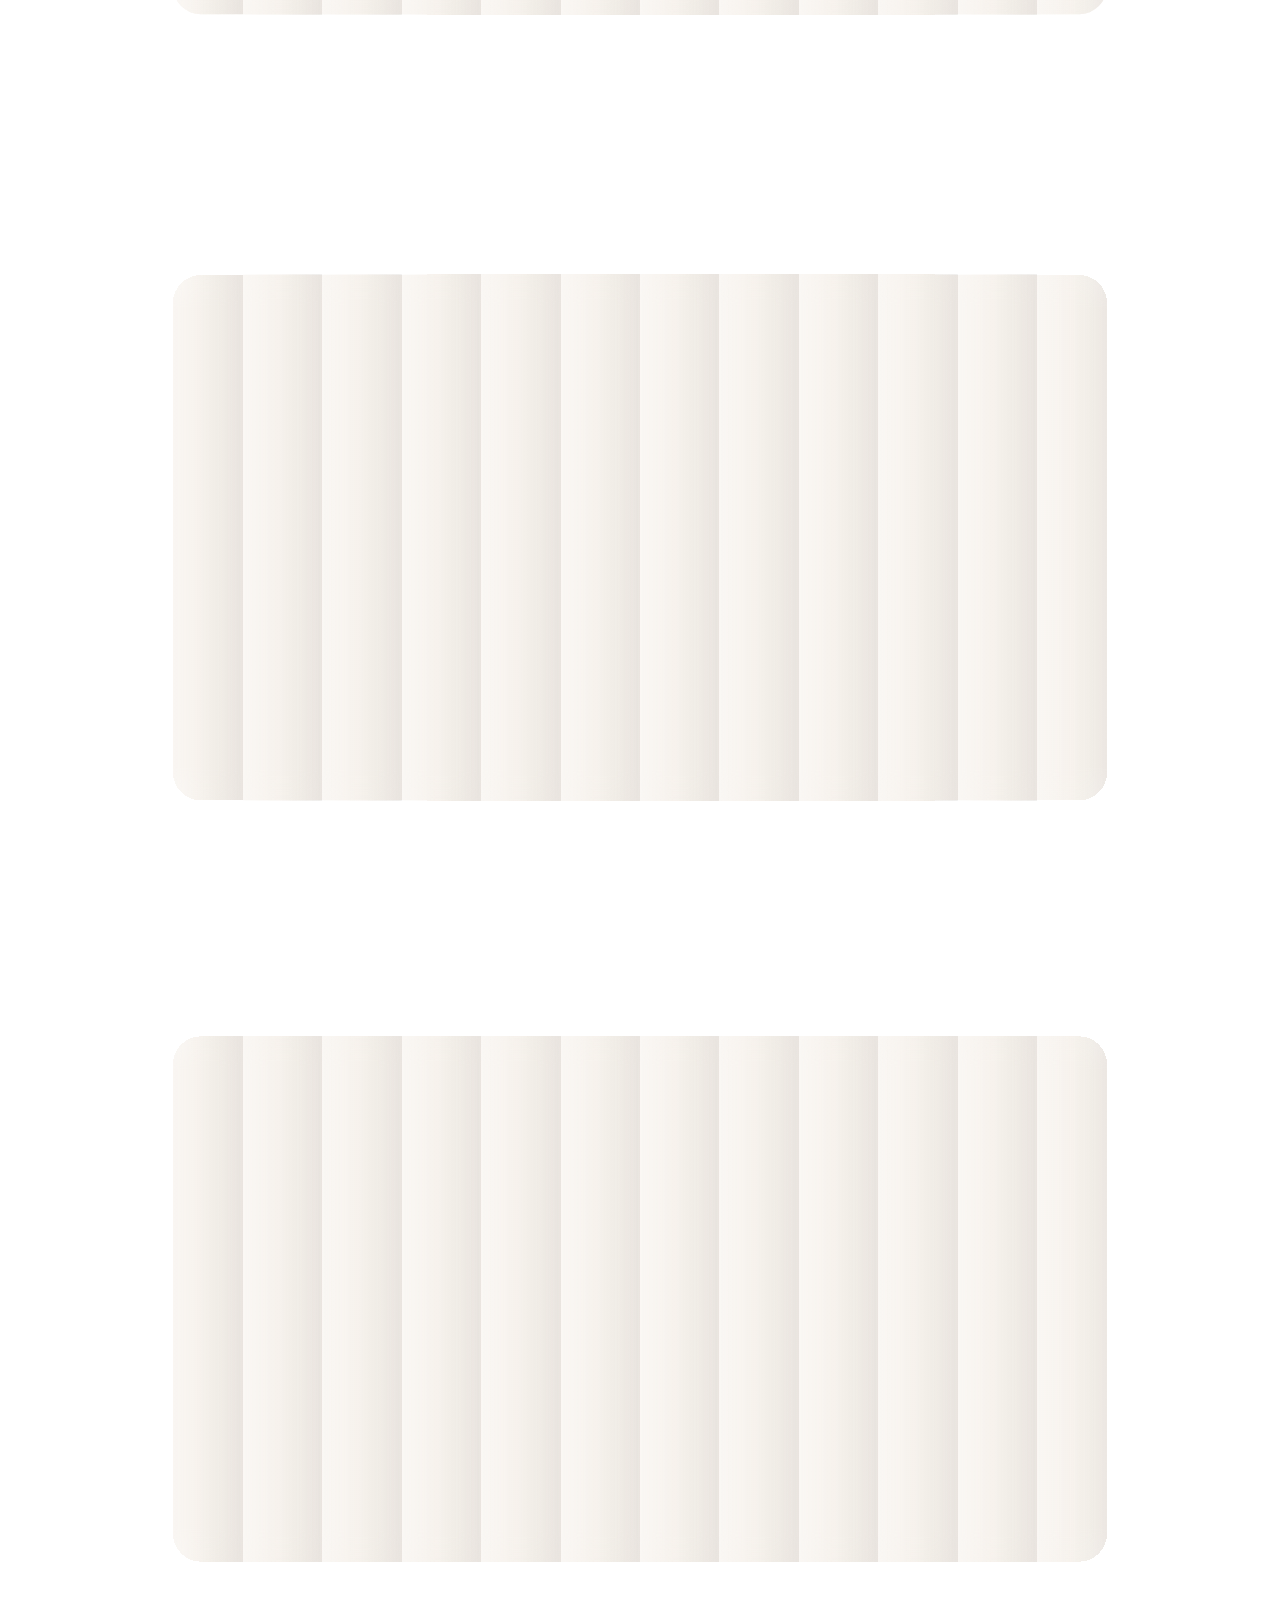
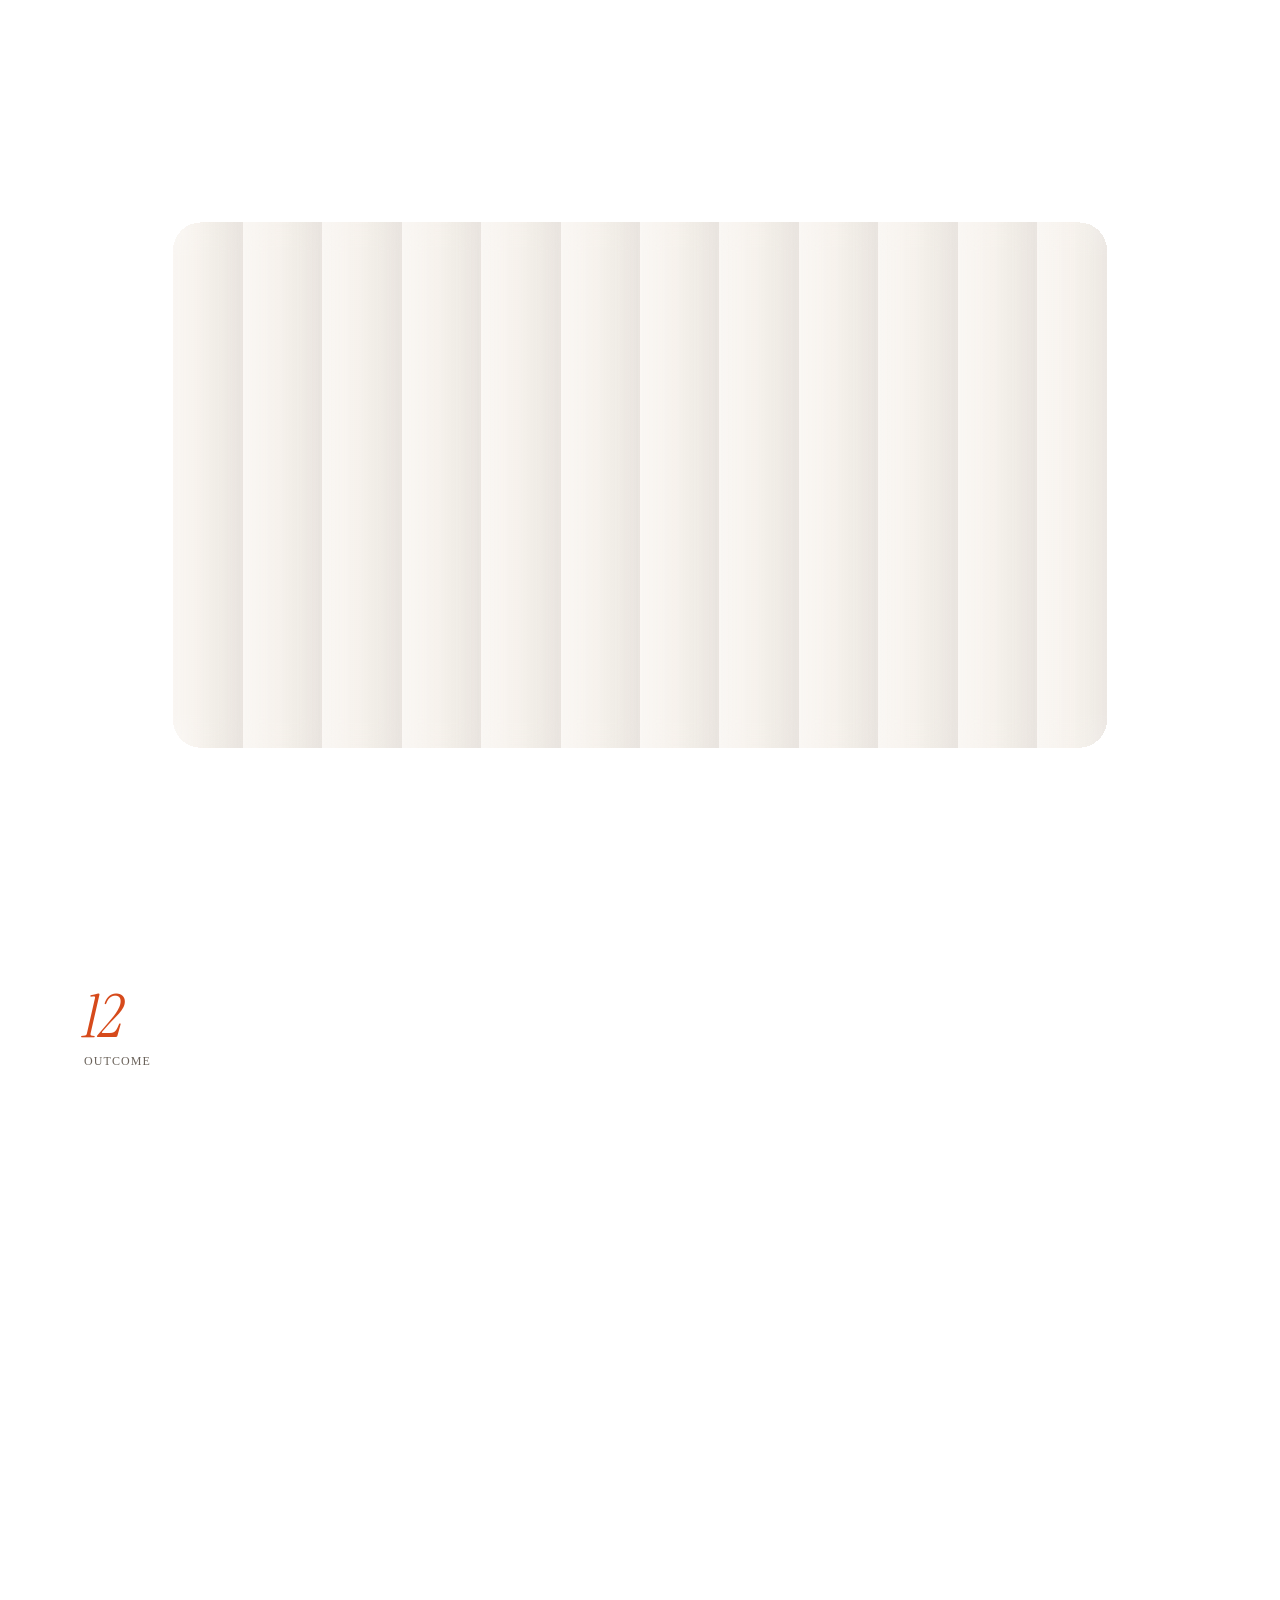
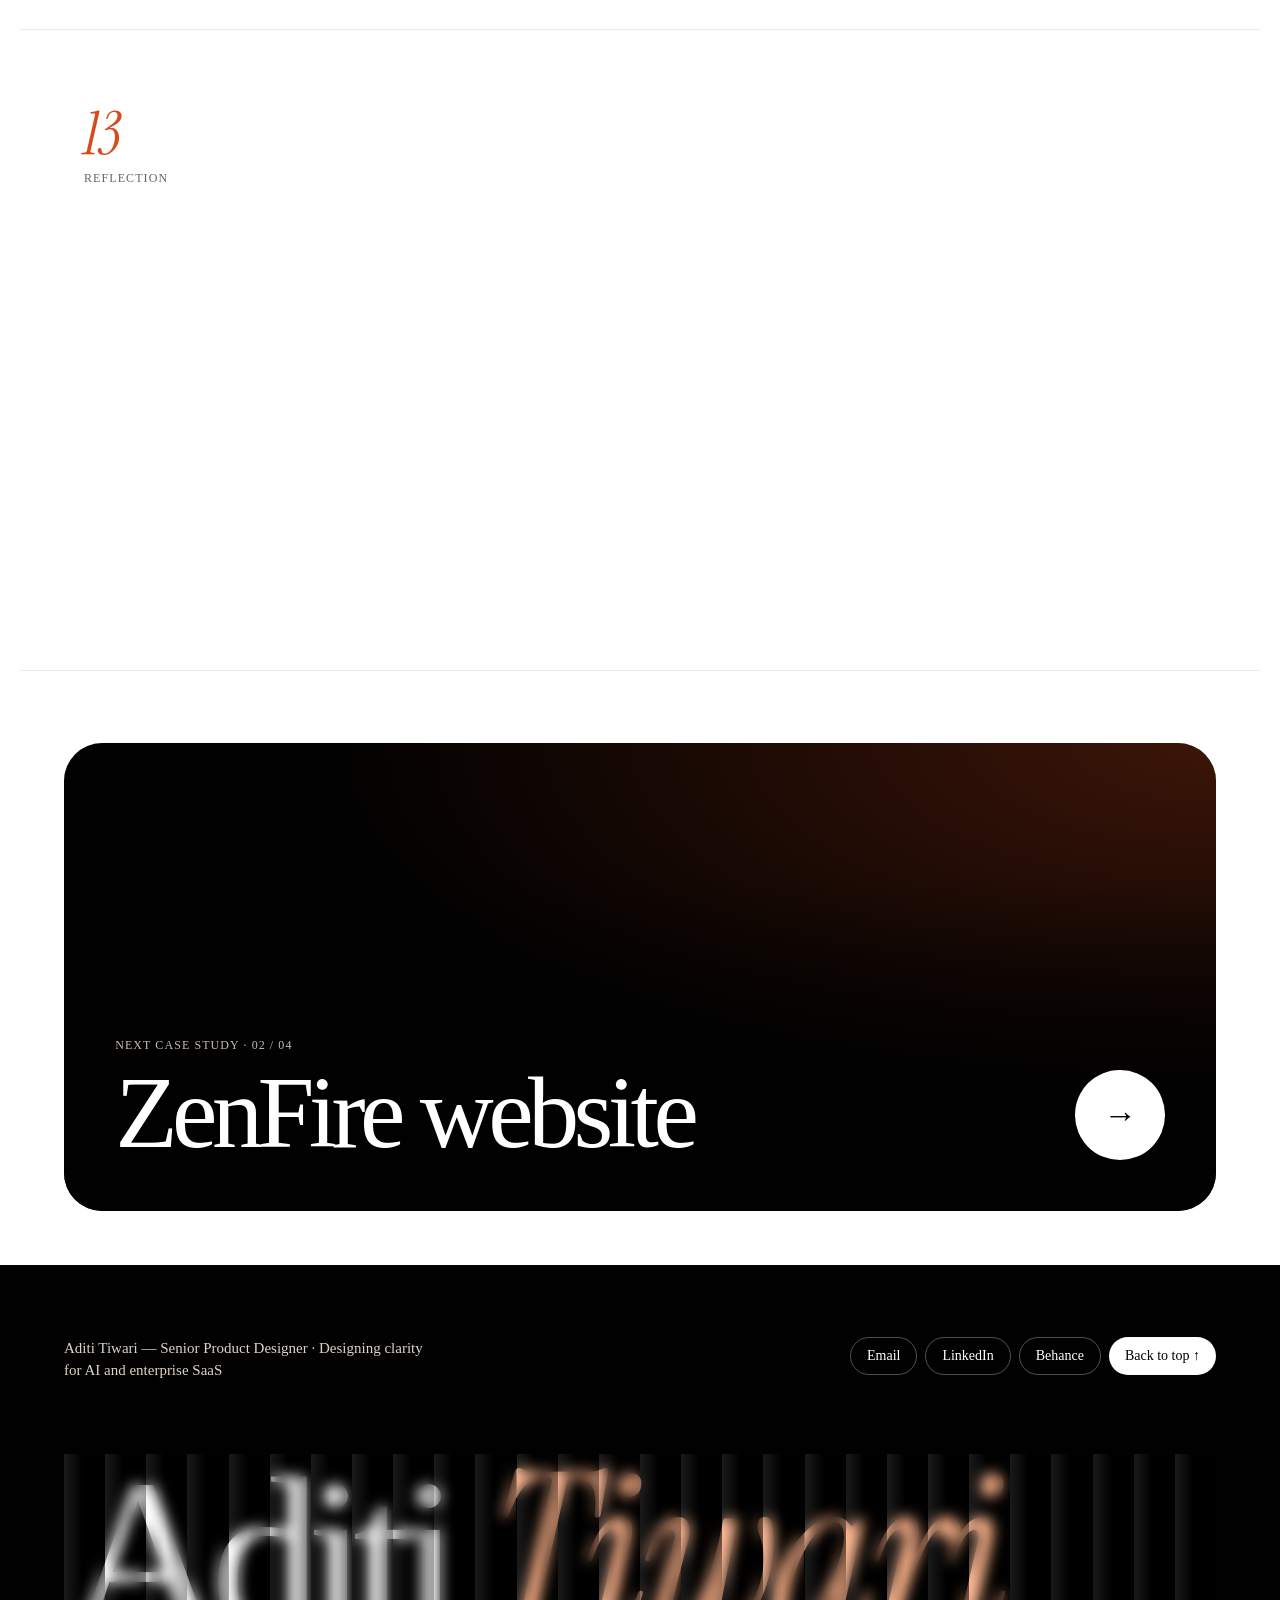
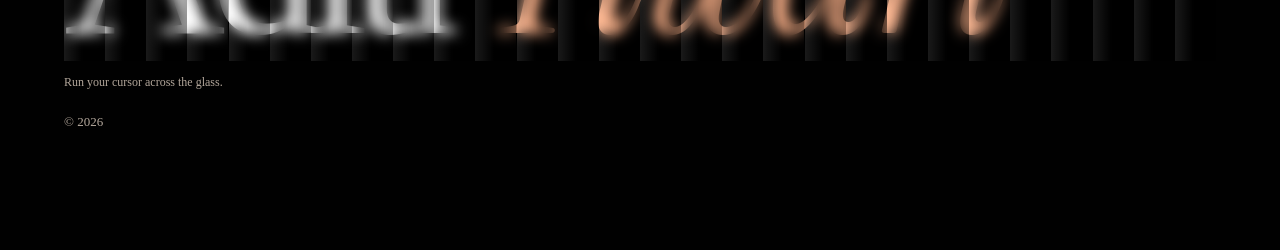
<file: case-studies/aimate.html>
<!DOCTYPE html>
<html lang="en">
<head>
<meta charset="utf-8">
<meta name="viewport" content="width=device-width, initial-scale=1">
<title>Aimate — Aditi Tiwari</title>
<meta name="description" content="Designing and launching Aimate, an AI visibility and chatbot platform, from zero to paying customers.">
<link rel="icon" href="data:image/svg+xml,%3Csvg xmlns='http://www.w3.org/2000/svg' viewBox='0 0 100 100'%3E%3Crect width='100' height='100' fill='%23D64A1B'/%3E%3Ctext x='50' y='62' text-anchor='middle' font-family='Georgia,serif' font-style='italic' font-size='38' fill='%23FFFFFF'%3Eat%3C/text%3E%3C/svg%3E">
<link rel="stylesheet" href="../assets/css/app.css">
<script>window.__BASE__="../";if(!location.hash||location.hash==="#"||location.hash==="#/"){history.replaceState(null,"","#/case/aimate");}</script>
</head>
<body>
<div id="app"></div>
<script src="../assets/js/data.js"></script>
<script src="../assets/js/app.js"></script>
<script src="../assets/js/screens.js"></script>
<script src="../assets/js/engine.js"></script>
</body>
</html>
</file>
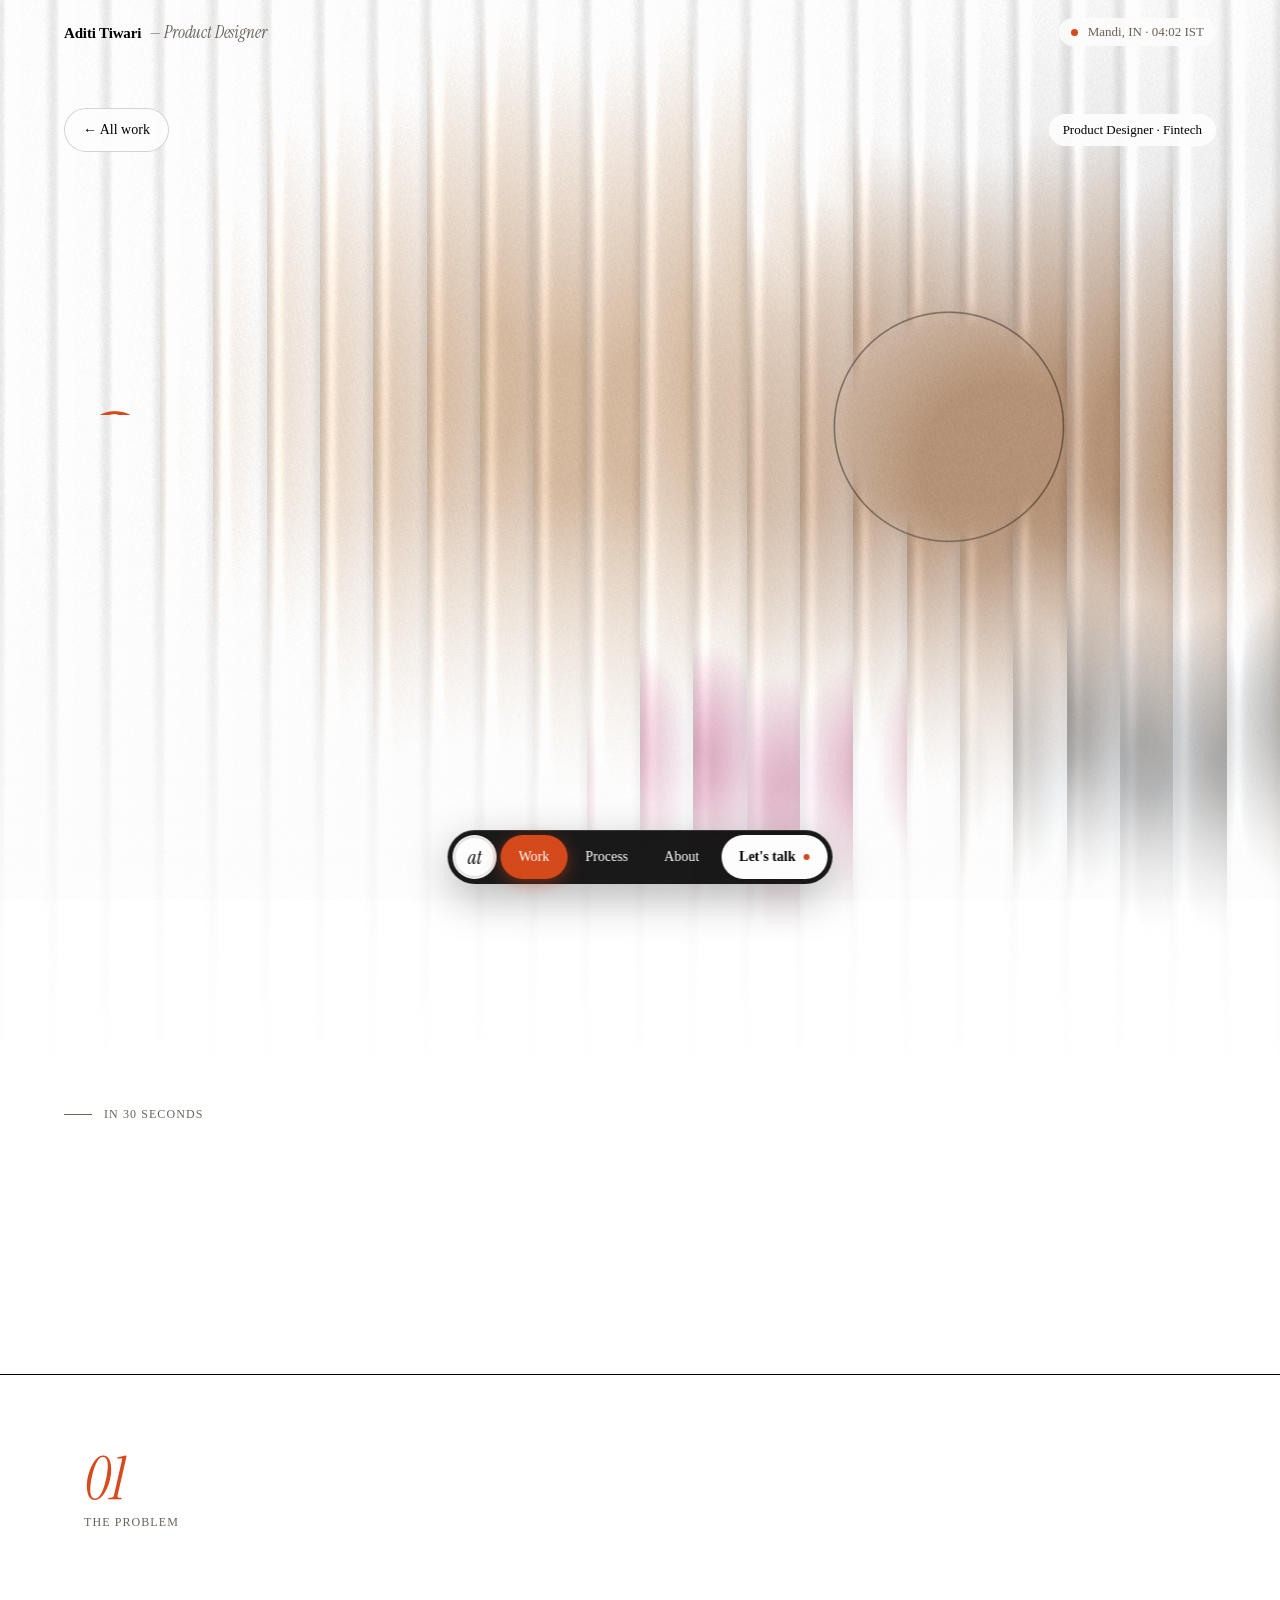
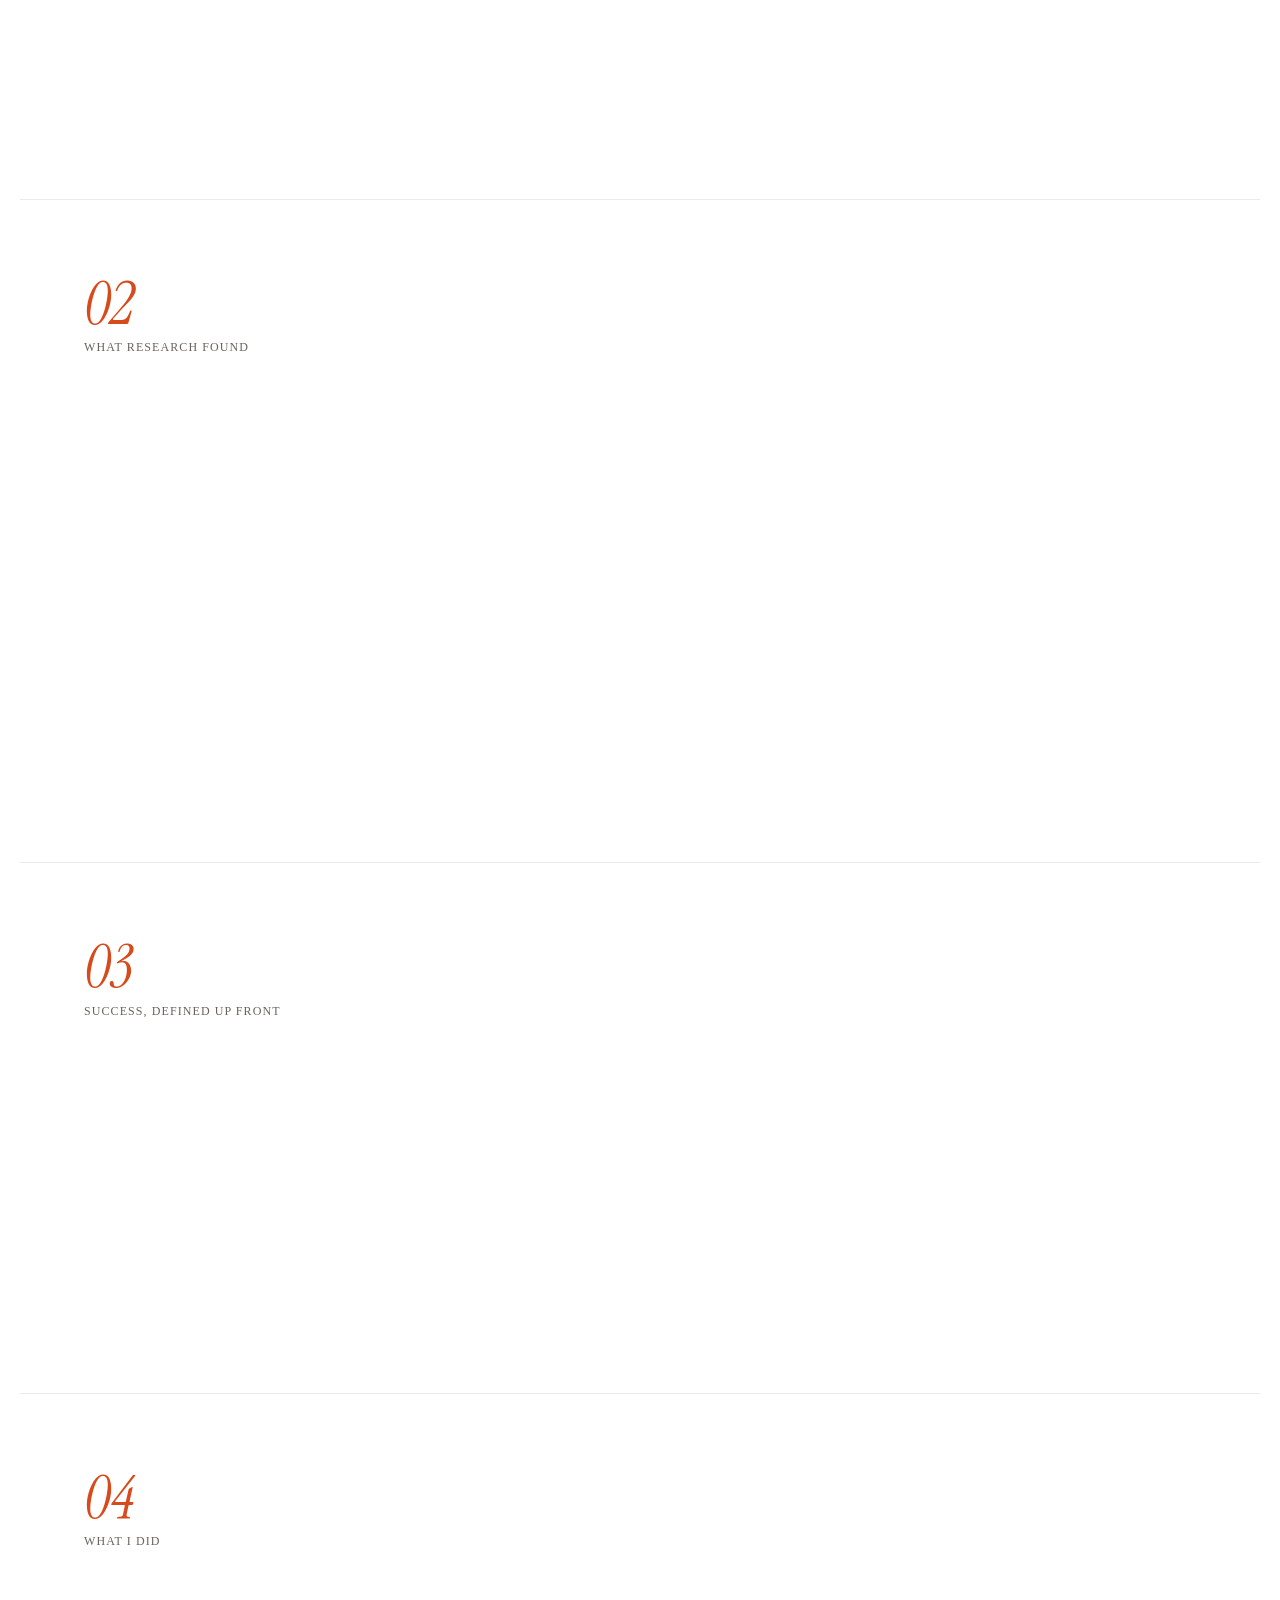
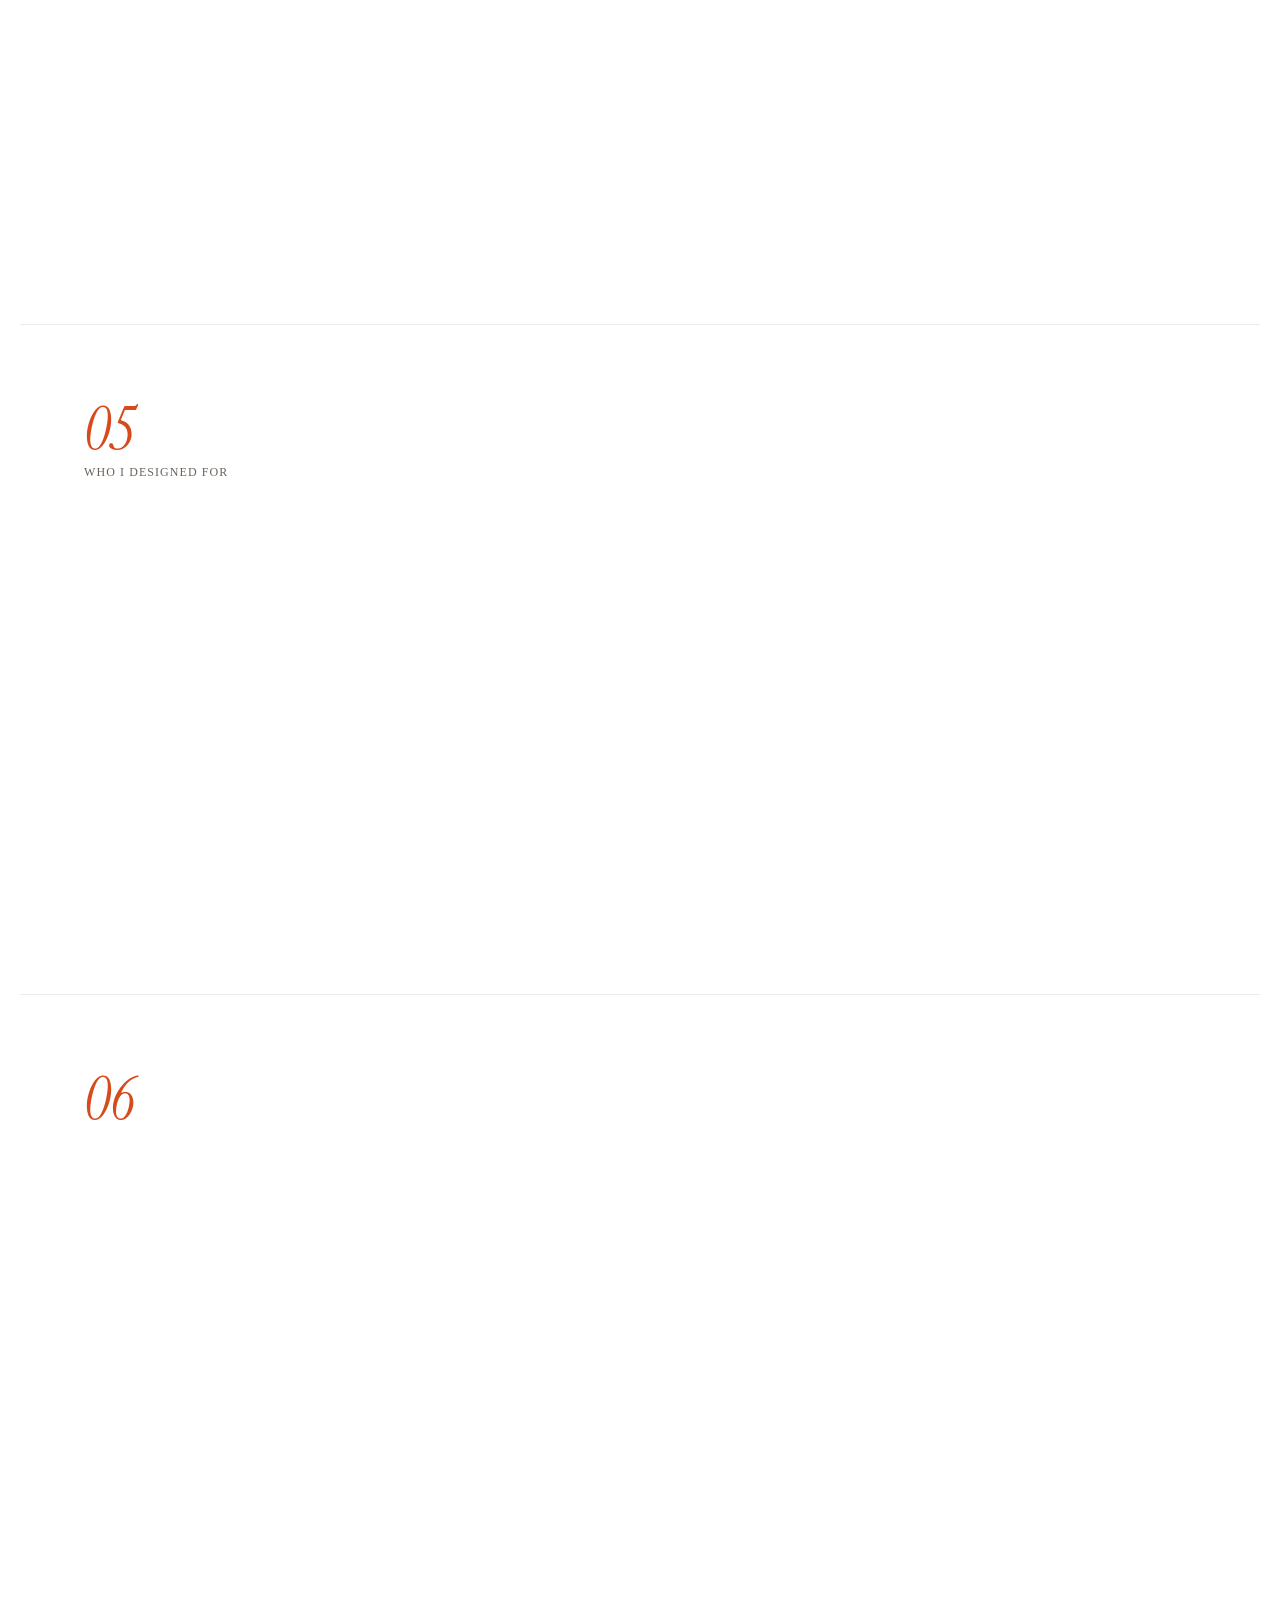
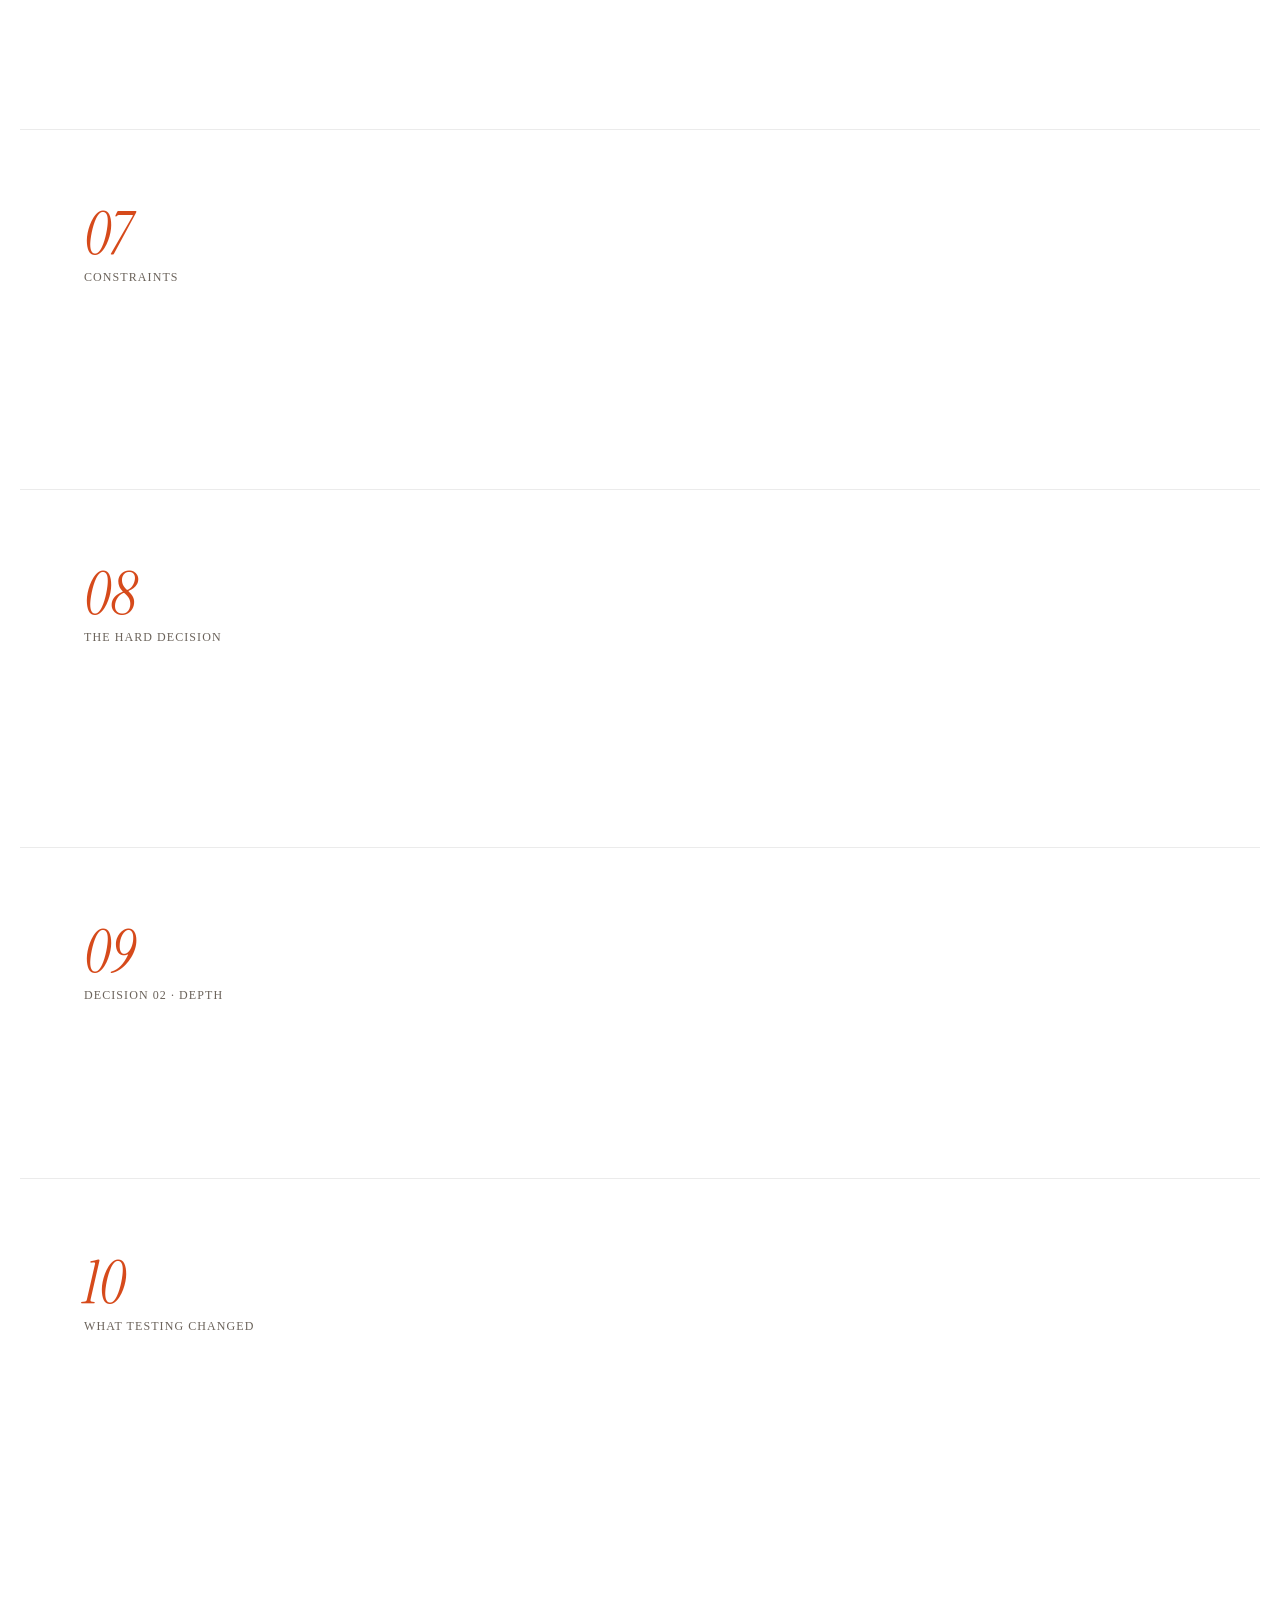
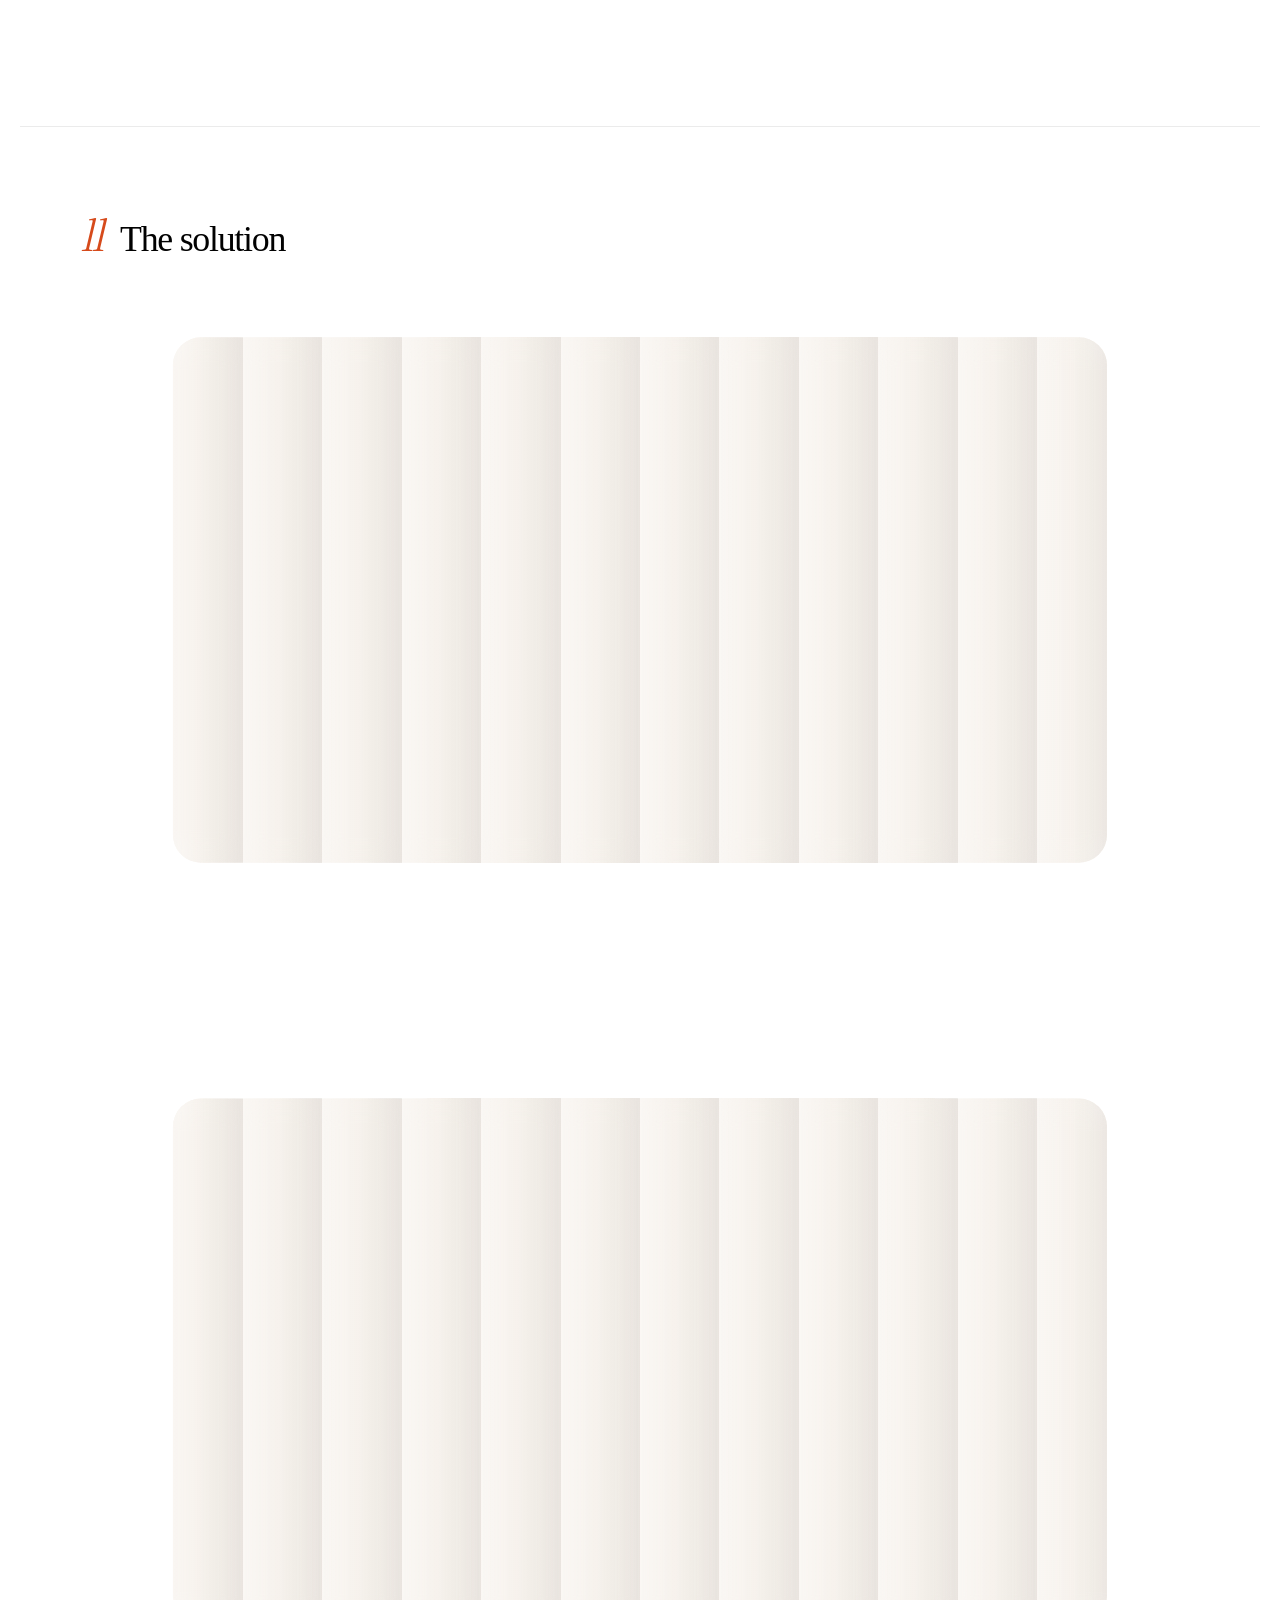
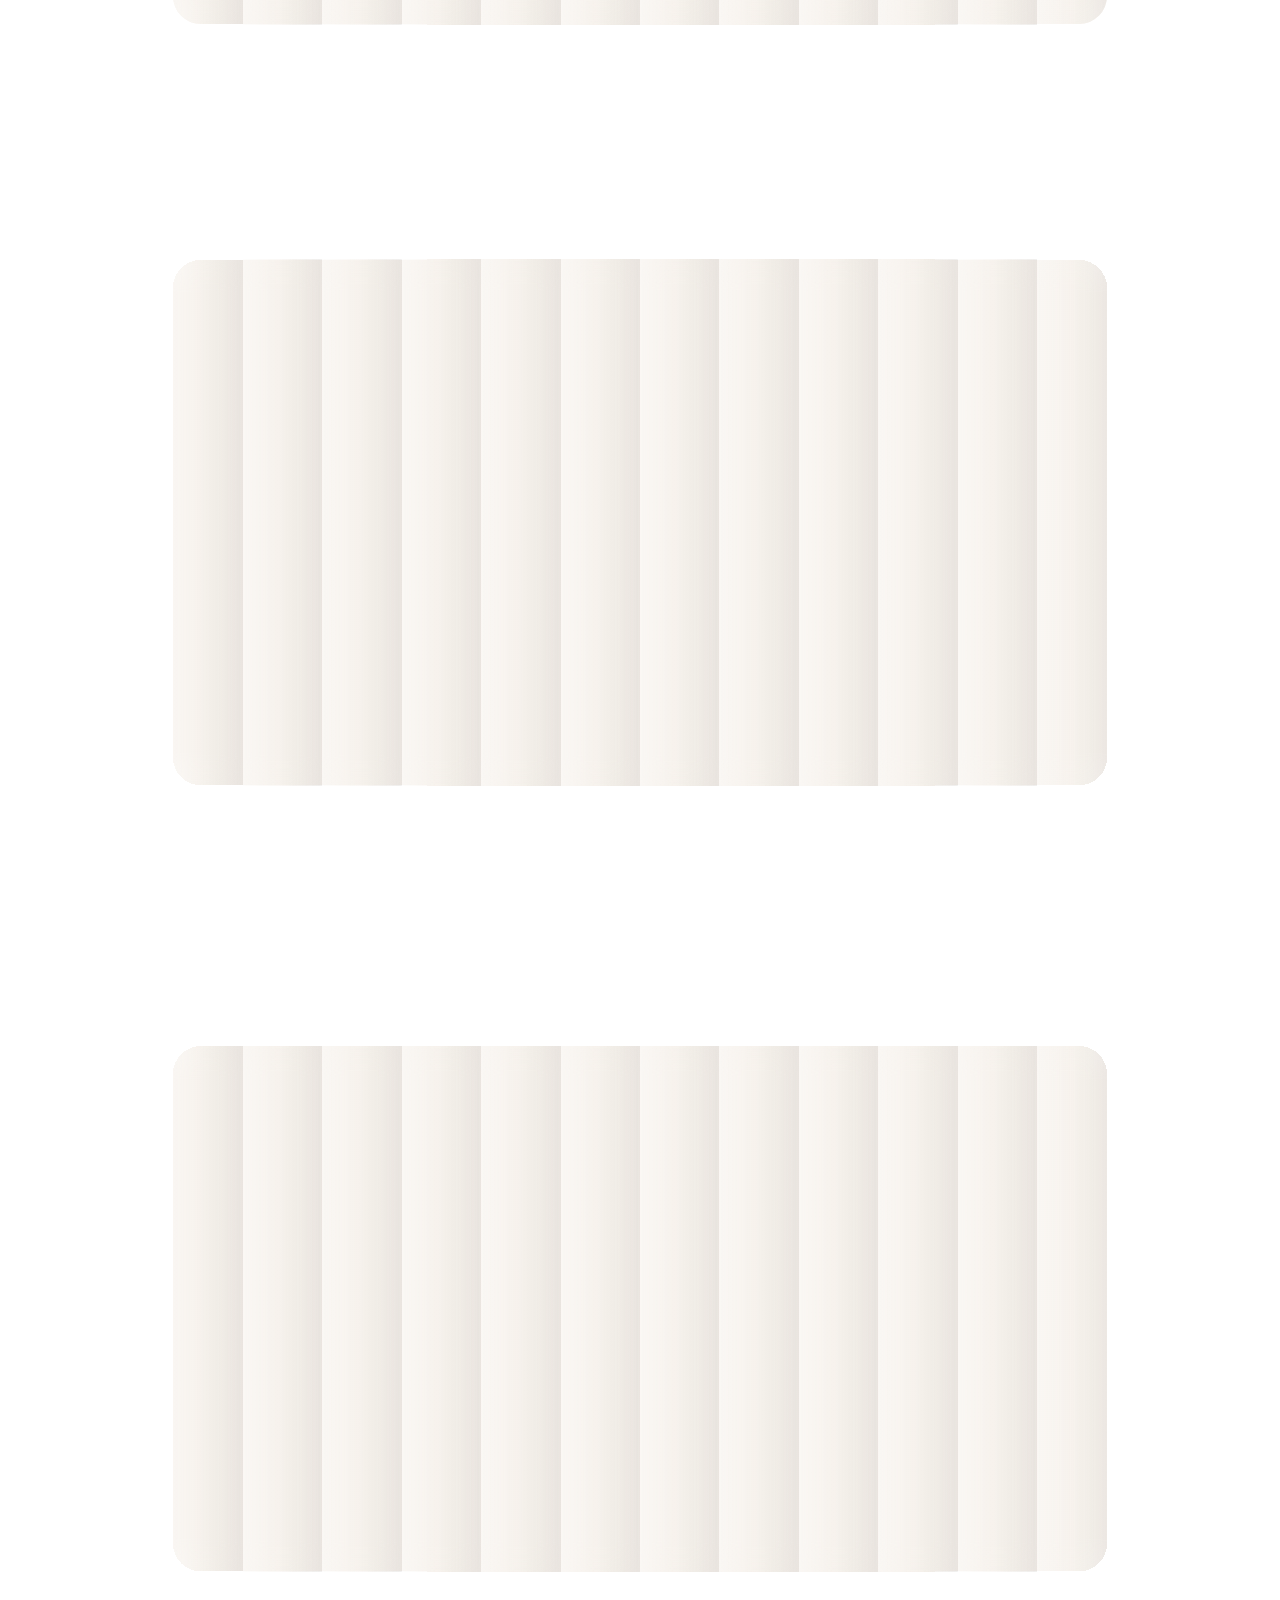
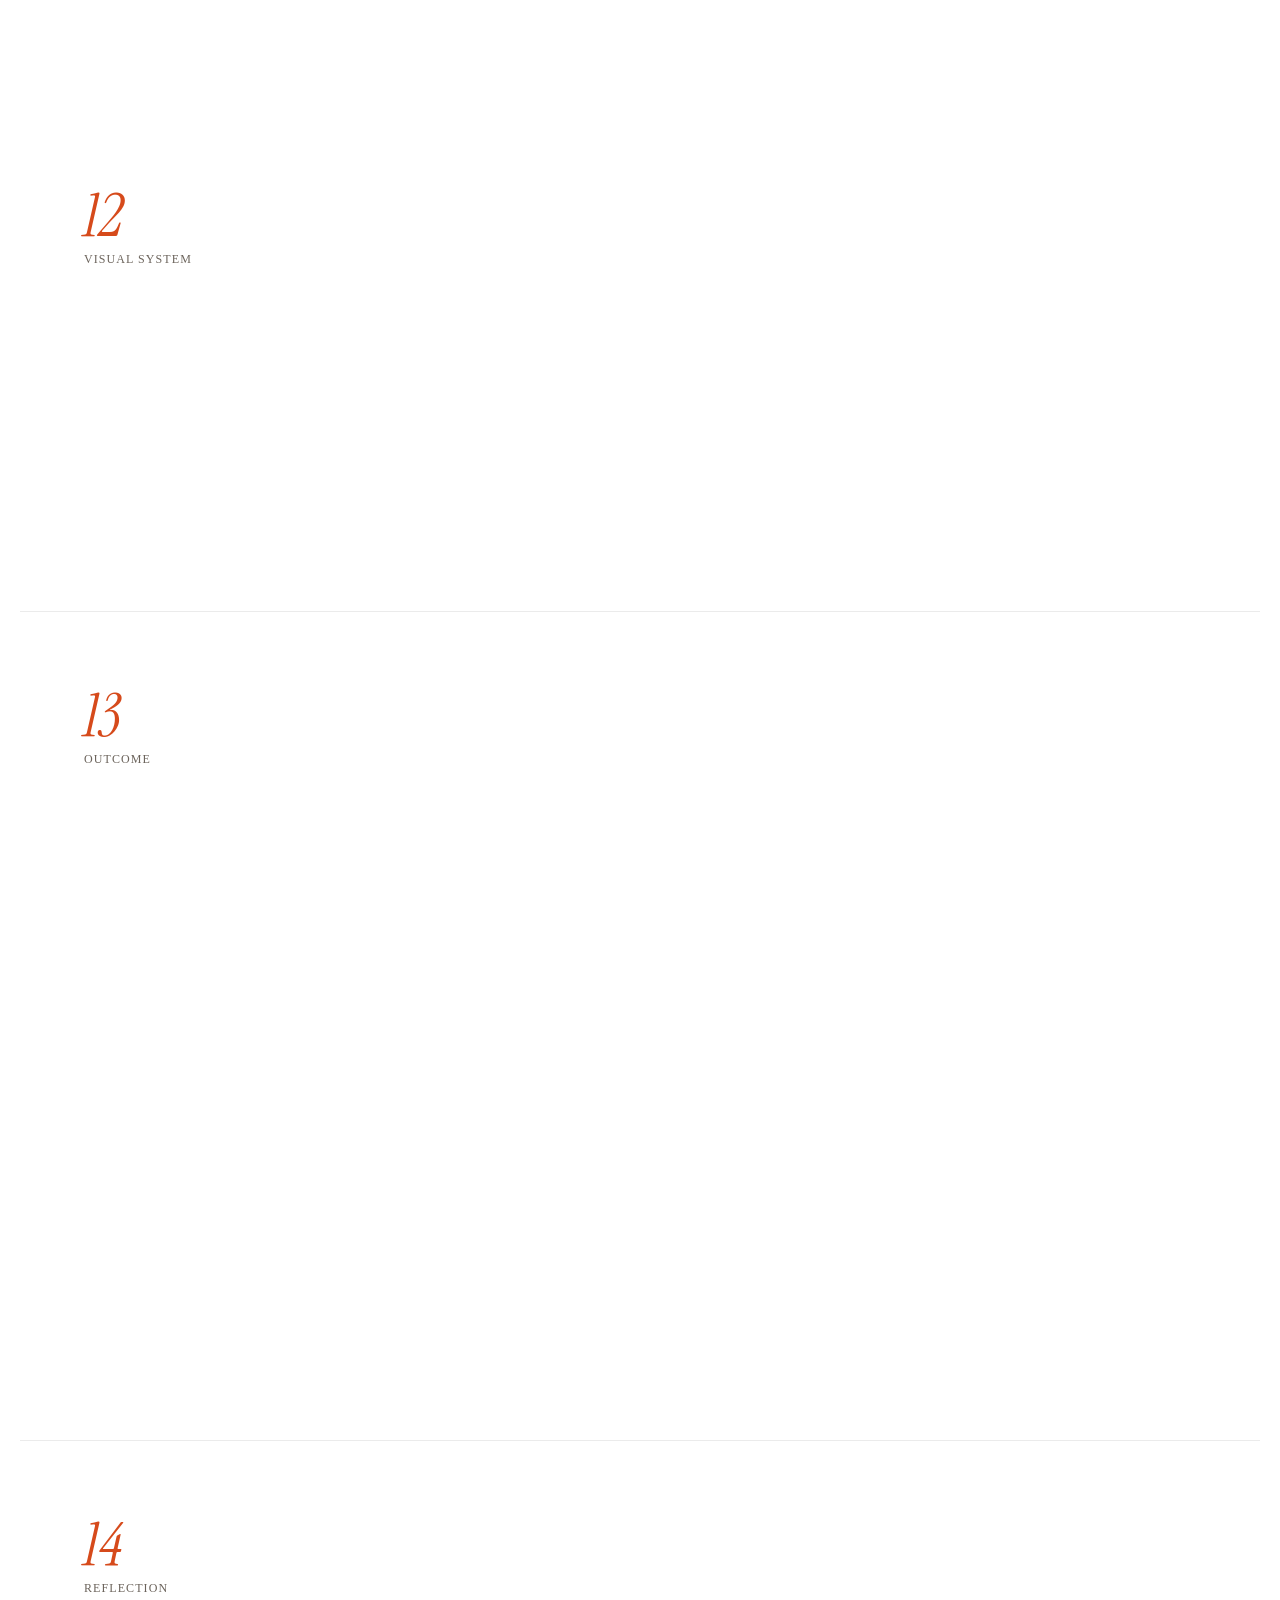
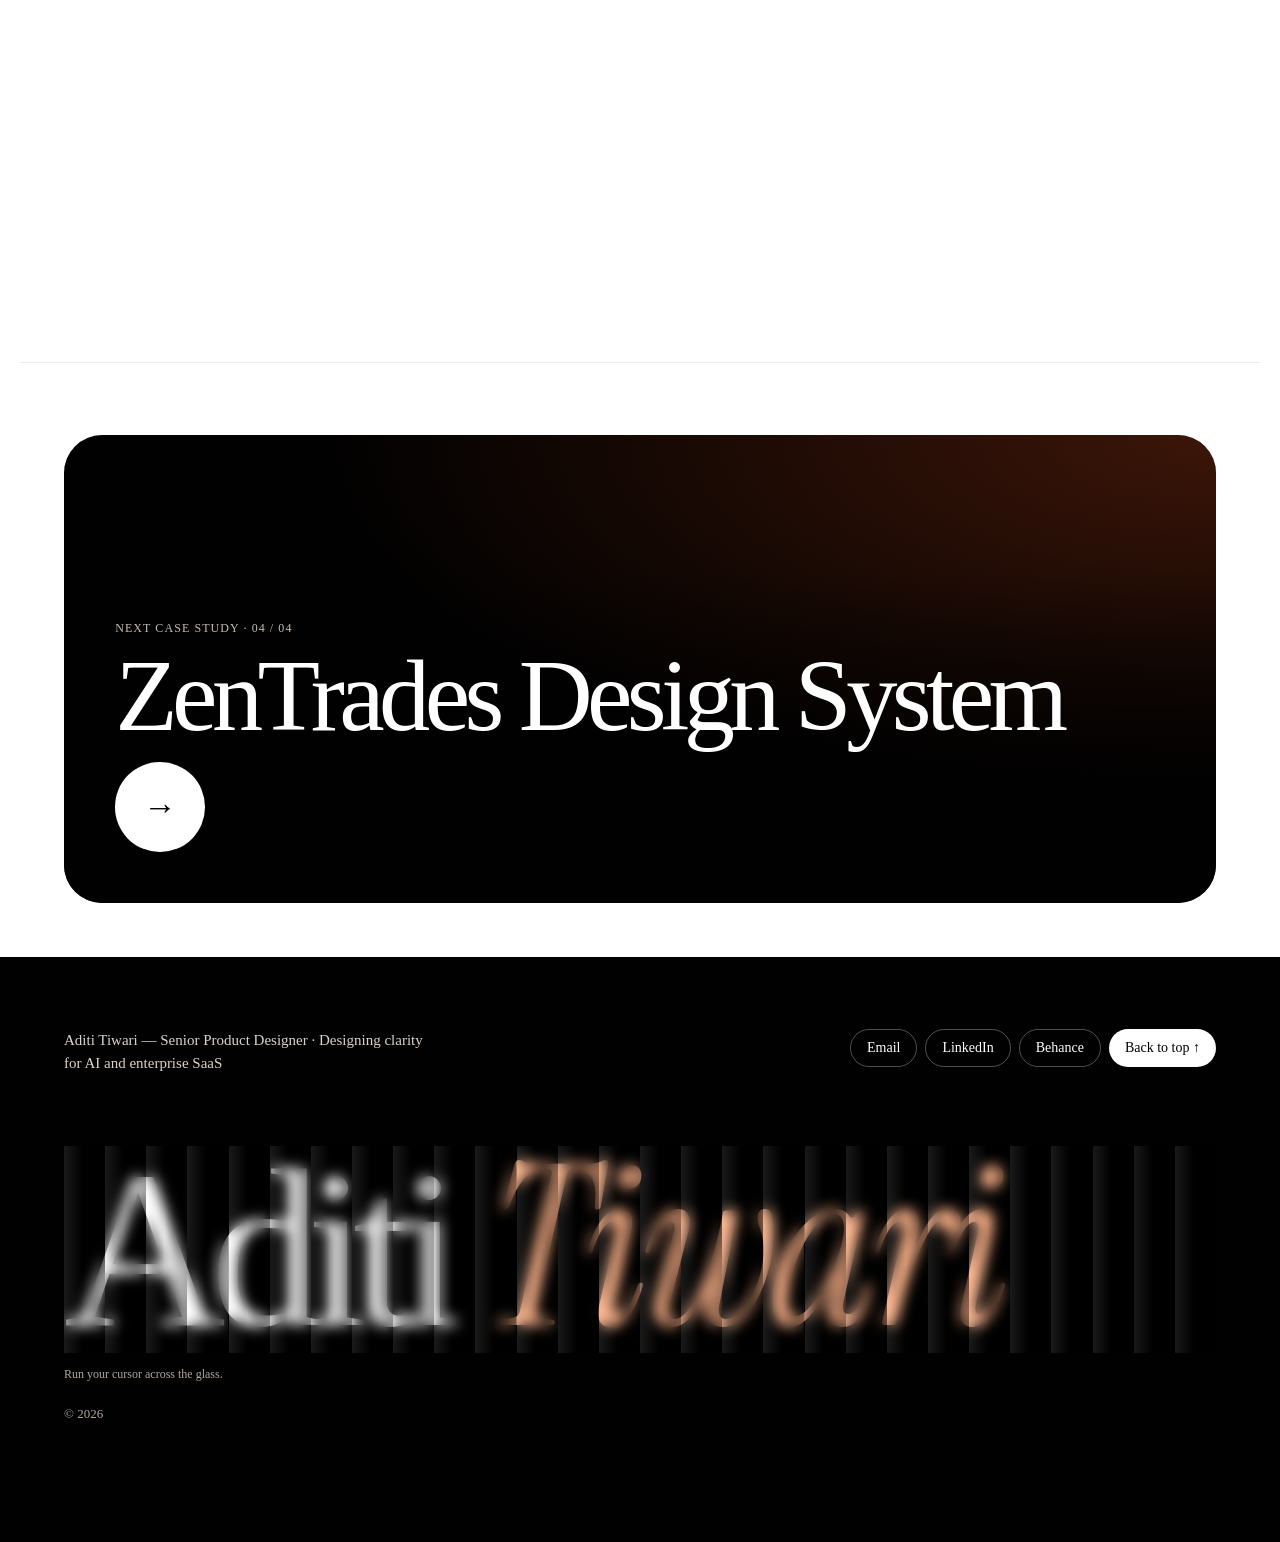
<file: case-studies/goal.html>
<!DOCTYPE html>
<html lang="en">
<head>
<meta charset="utf-8">
<meta name="viewport" content="width=device-width, initial-scale=1">
<title>Goal Dashboard — Aditi Tiwari</title>
<meta name="description" content="A guided goal-planning dashboard for Centricity WealthTech relationship managers and investors.">
<link rel="icon" href="data:image/svg+xml,%3Csvg xmlns='http://www.w3.org/2000/svg' viewBox='0 0 100 100'%3E%3Crect width='100' height='100' fill='%23D64A1B'/%3E%3Ctext x='50' y='62' text-anchor='middle' font-family='Georgia,serif' font-style='italic' font-size='38' fill='%23FFFFFF'%3Eat%3C/text%3E%3C/svg%3E">
<link rel="stylesheet" href="../assets/css/app.css">
<script>window.__BASE__="../";if(!location.hash||location.hash==="#"||location.hash==="#/"){history.replaceState(null,"","#/case/goal");}</script>
</head>
<body>
<div id="app"></div>
<script src="../assets/js/data.js"></script>
<script src="../assets/js/app.js"></script>
<script src="../assets/js/screens.js"></script>
<script src="../assets/js/engine.js"></script>
</body>
</html>
</file>
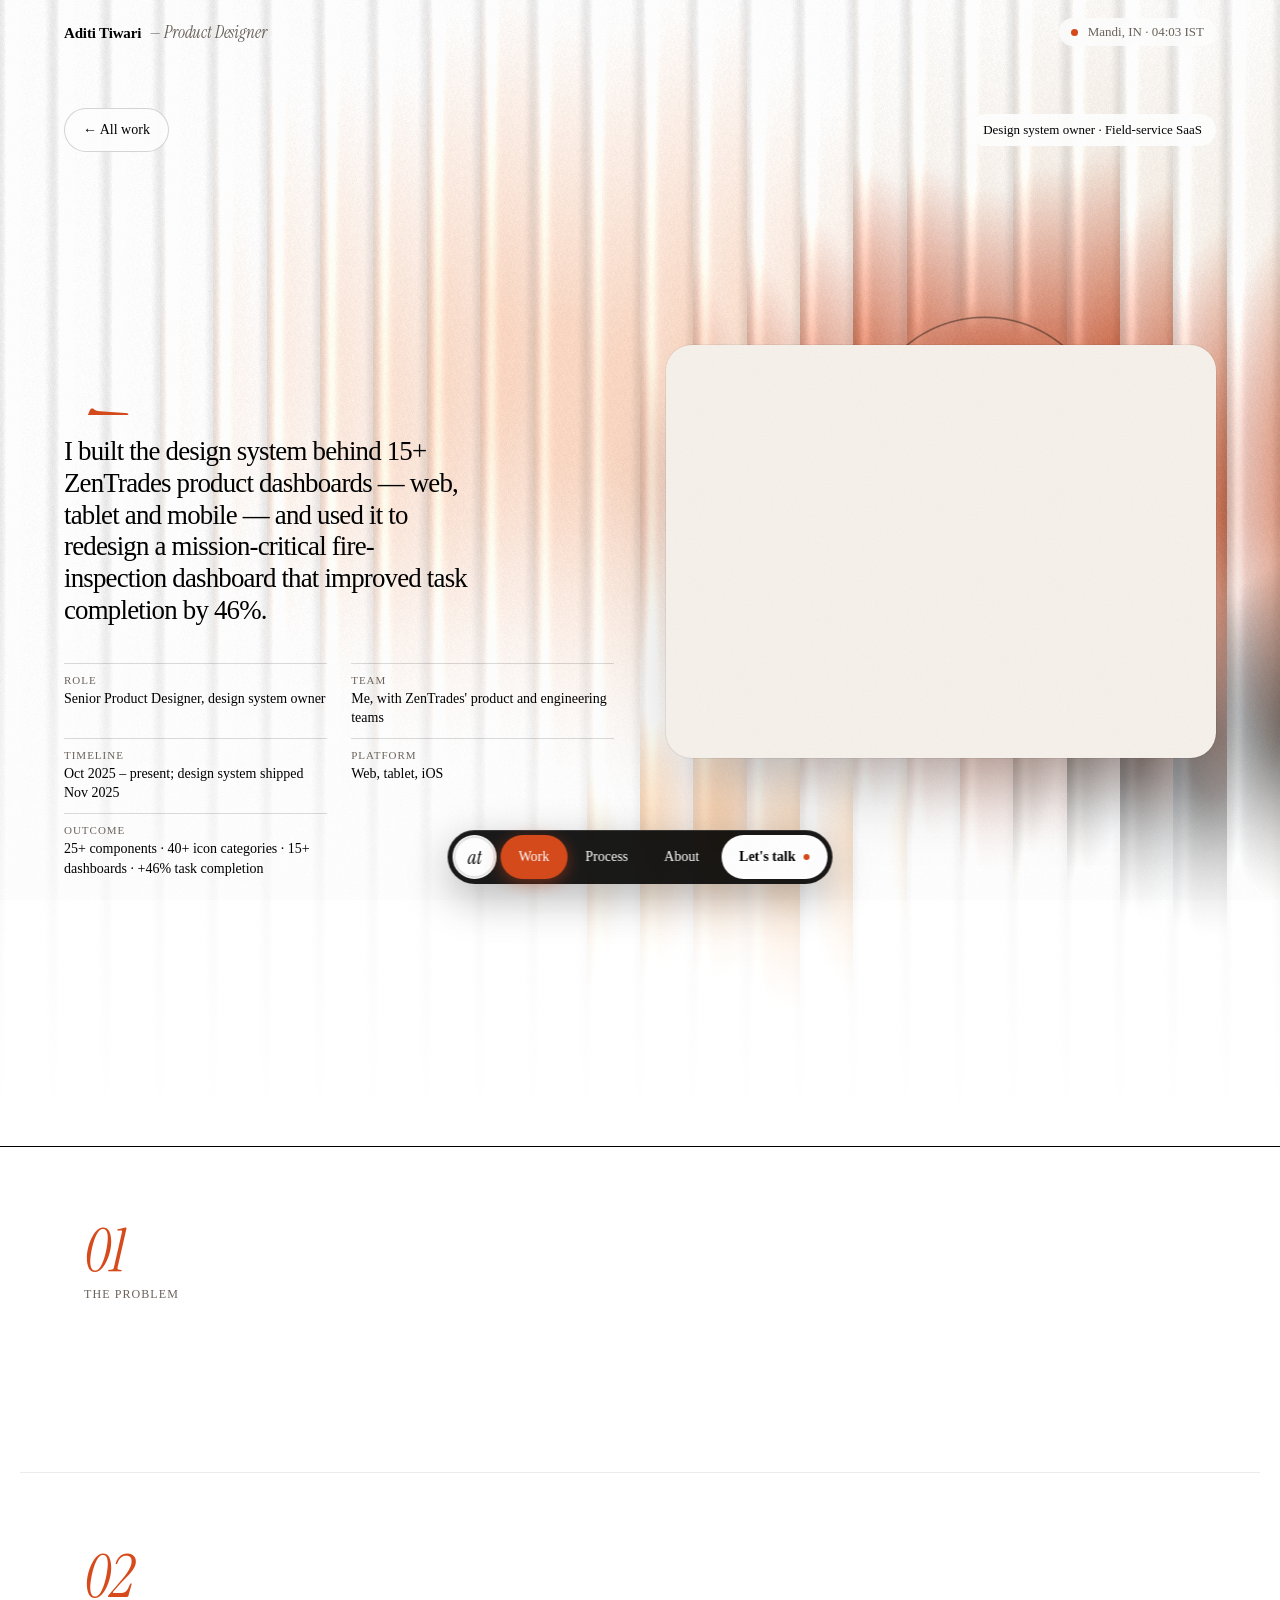
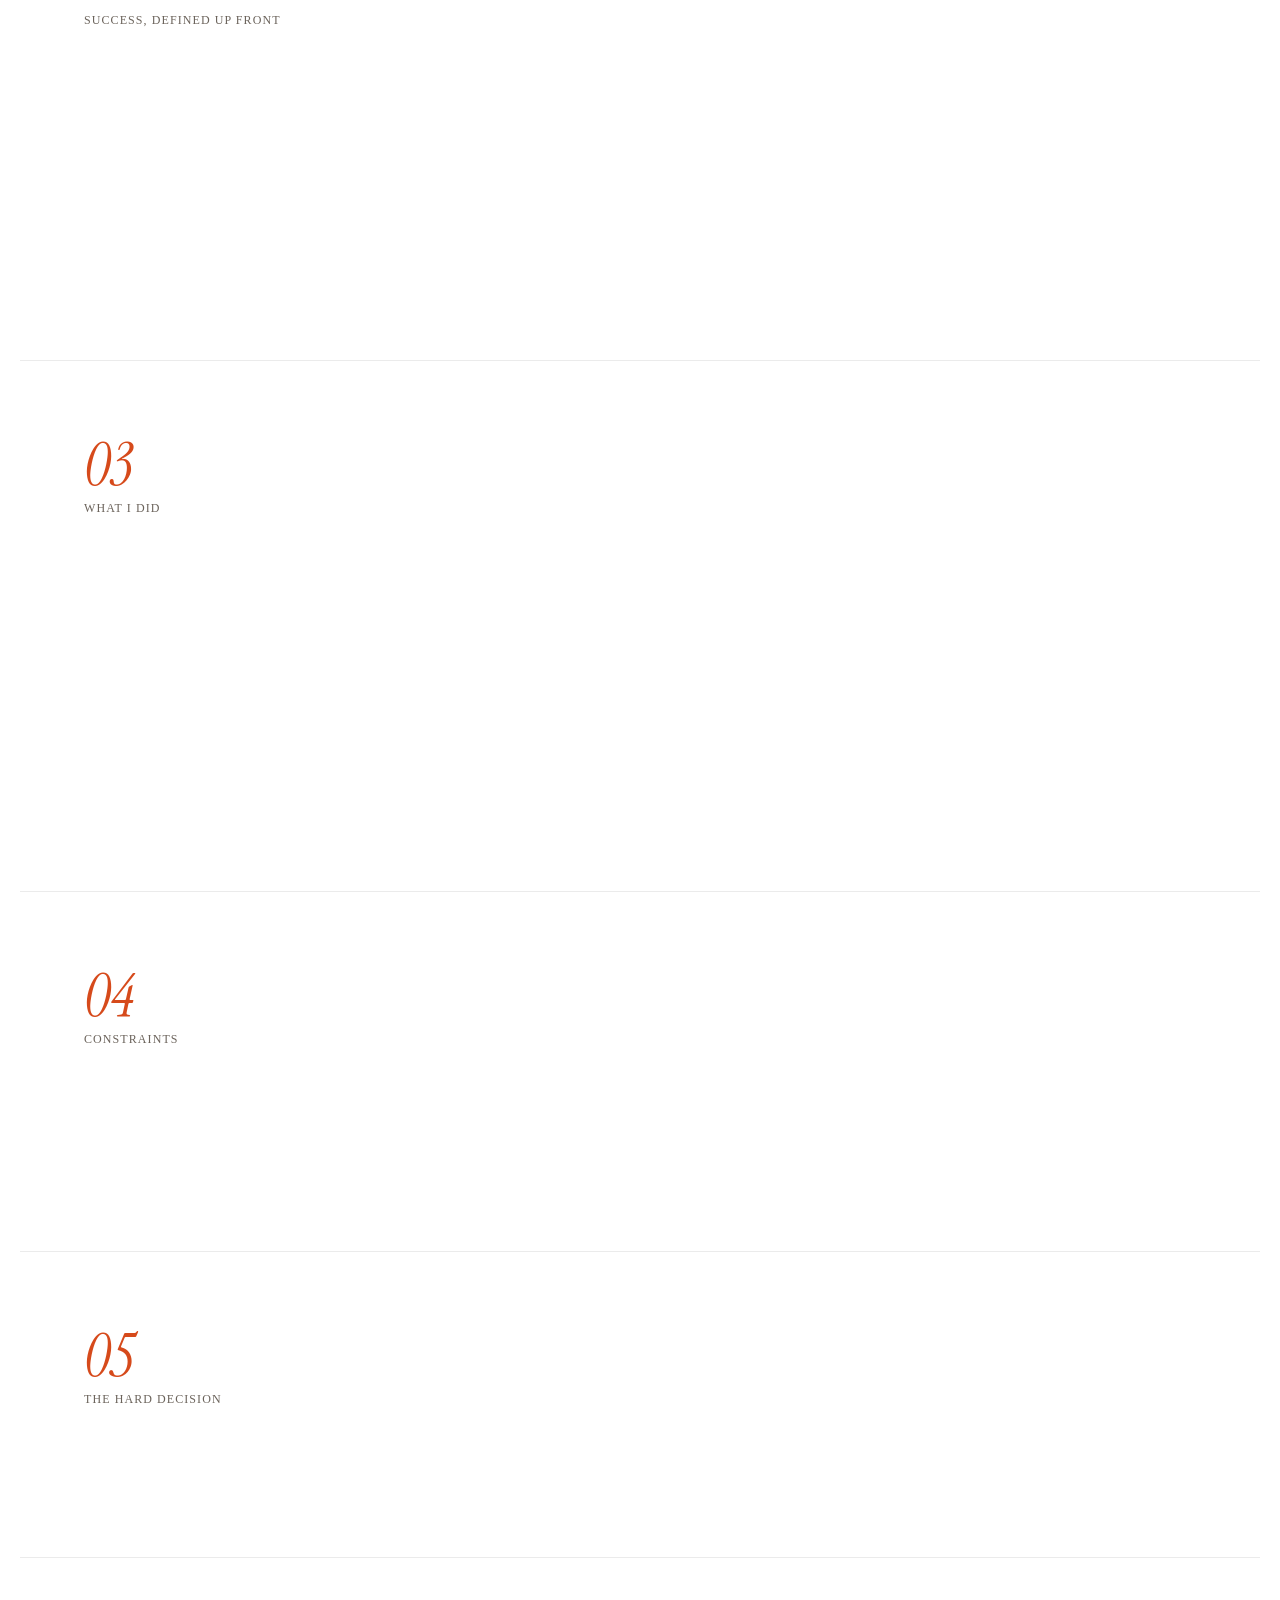
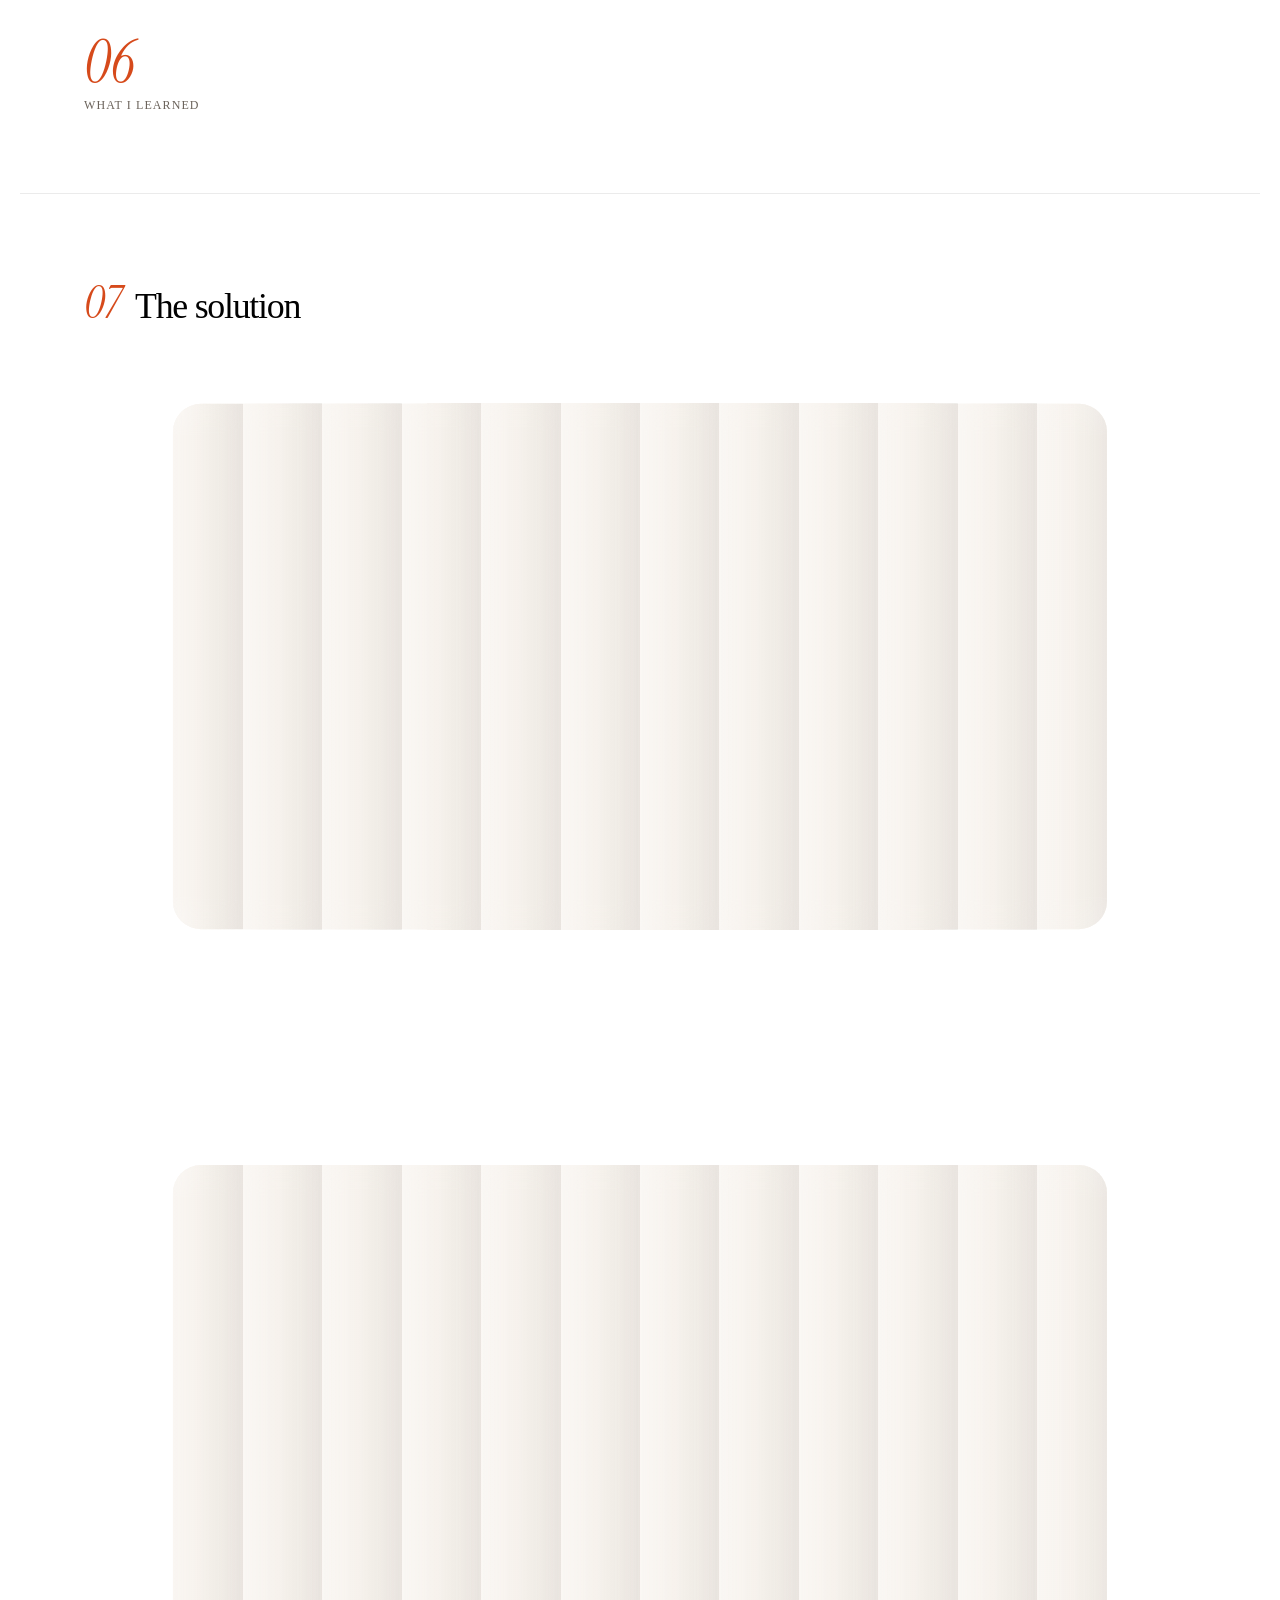
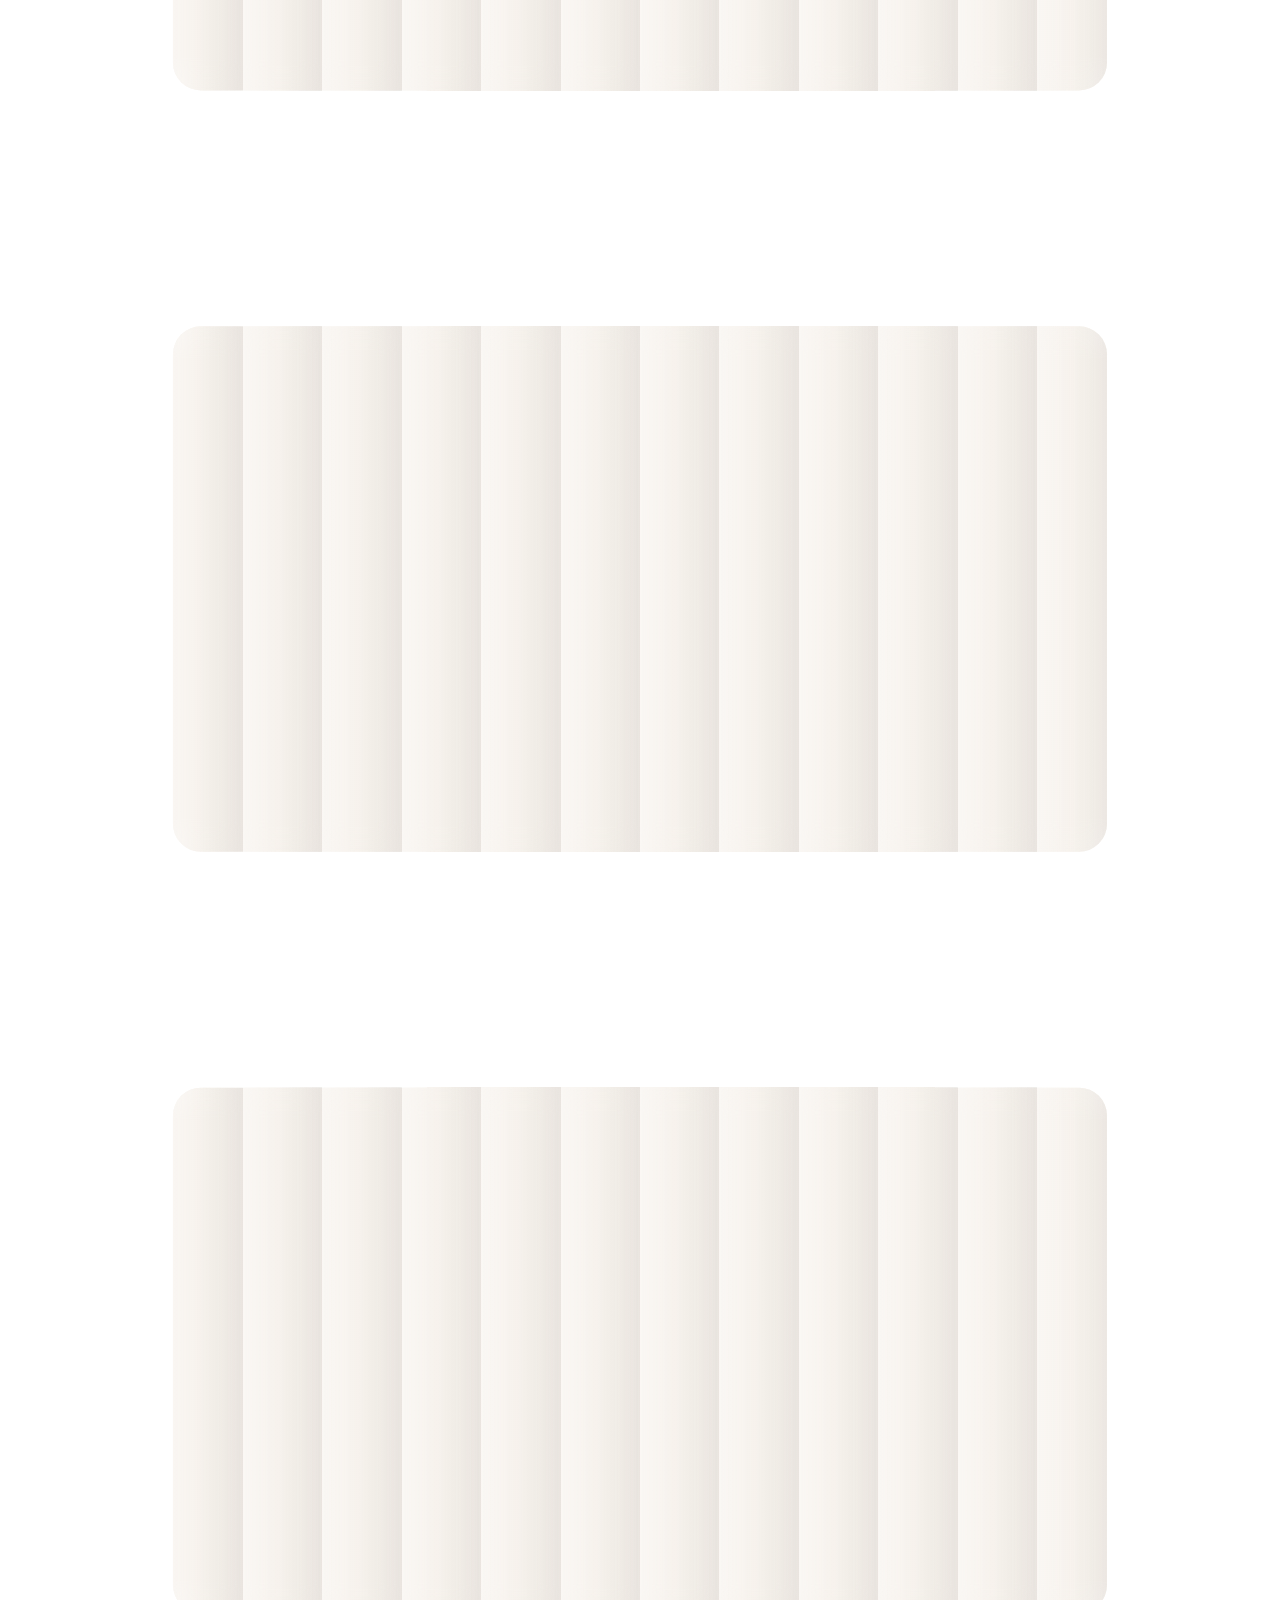
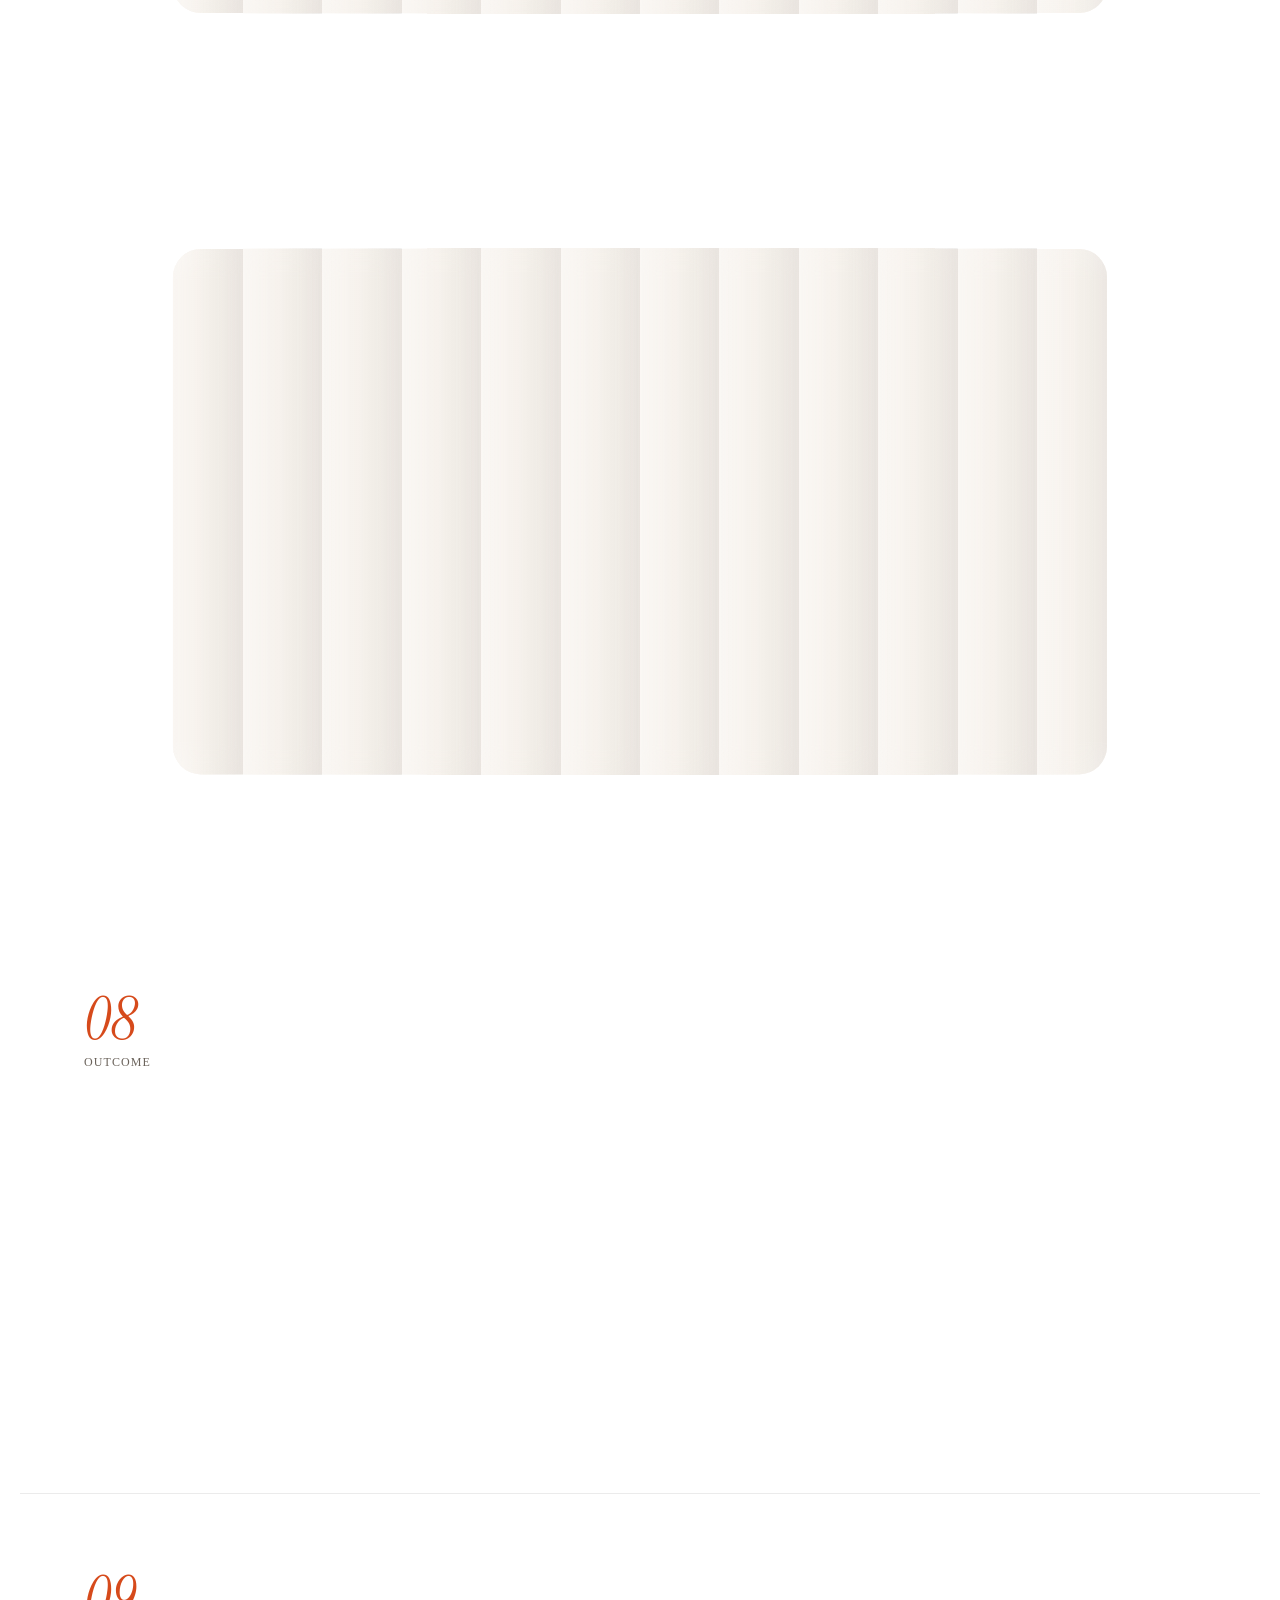
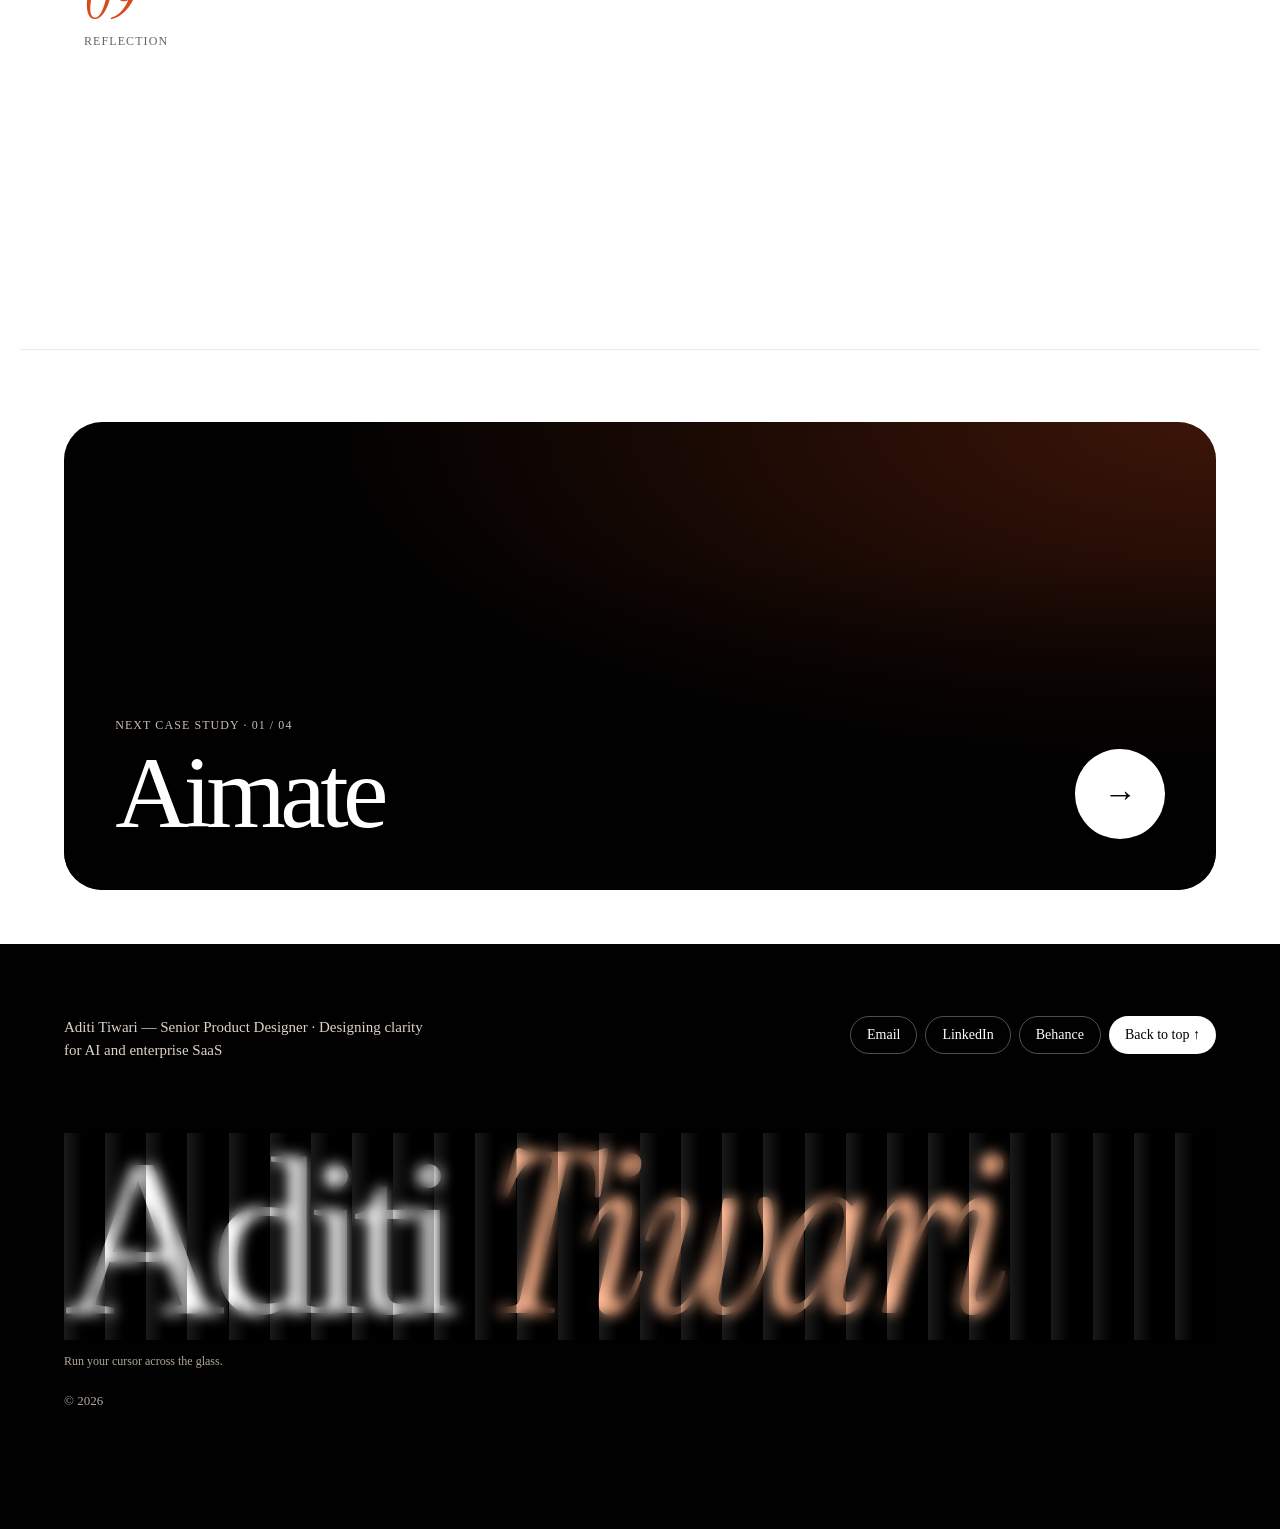
<file: case-studies/system.html>
<!DOCTYPE html>
<html lang="en">
<head>
<meta charset="utf-8">
<meta name="viewport" content="width=device-width, initial-scale=1">
<title>ZenTrades Design System — Aditi Tiwari</title>
<meta name="description" content="The design system behind 15+ ZenTrades product dashboards, from web to mobile.">
<link rel="icon" href="data:image/svg+xml,%3Csvg xmlns='http://www.w3.org/2000/svg' viewBox='0 0 100 100'%3E%3Crect width='100' height='100' fill='%23D64A1B'/%3E%3Ctext x='50' y='62' text-anchor='middle' font-family='Georgia,serif' font-style='italic' font-size='38' fill='%23FFFFFF'%3Eat%3C/text%3E%3C/svg%3E">
<link rel="stylesheet" href="../assets/css/app.css">
<script>window.__BASE__="../";if(!location.hash||location.hash==="#"||location.hash==="#/"){history.replaceState(null,"","#/case/system");}</script>
</head>
<body>
<div id="app"></div>
<script src="../assets/js/data.js"></script>
<script src="../assets/js/app.js"></script>
<script src="../assets/js/screens.js"></script>
<script src="../assets/js/engine.js"></script>
</body>
</html>
</file>
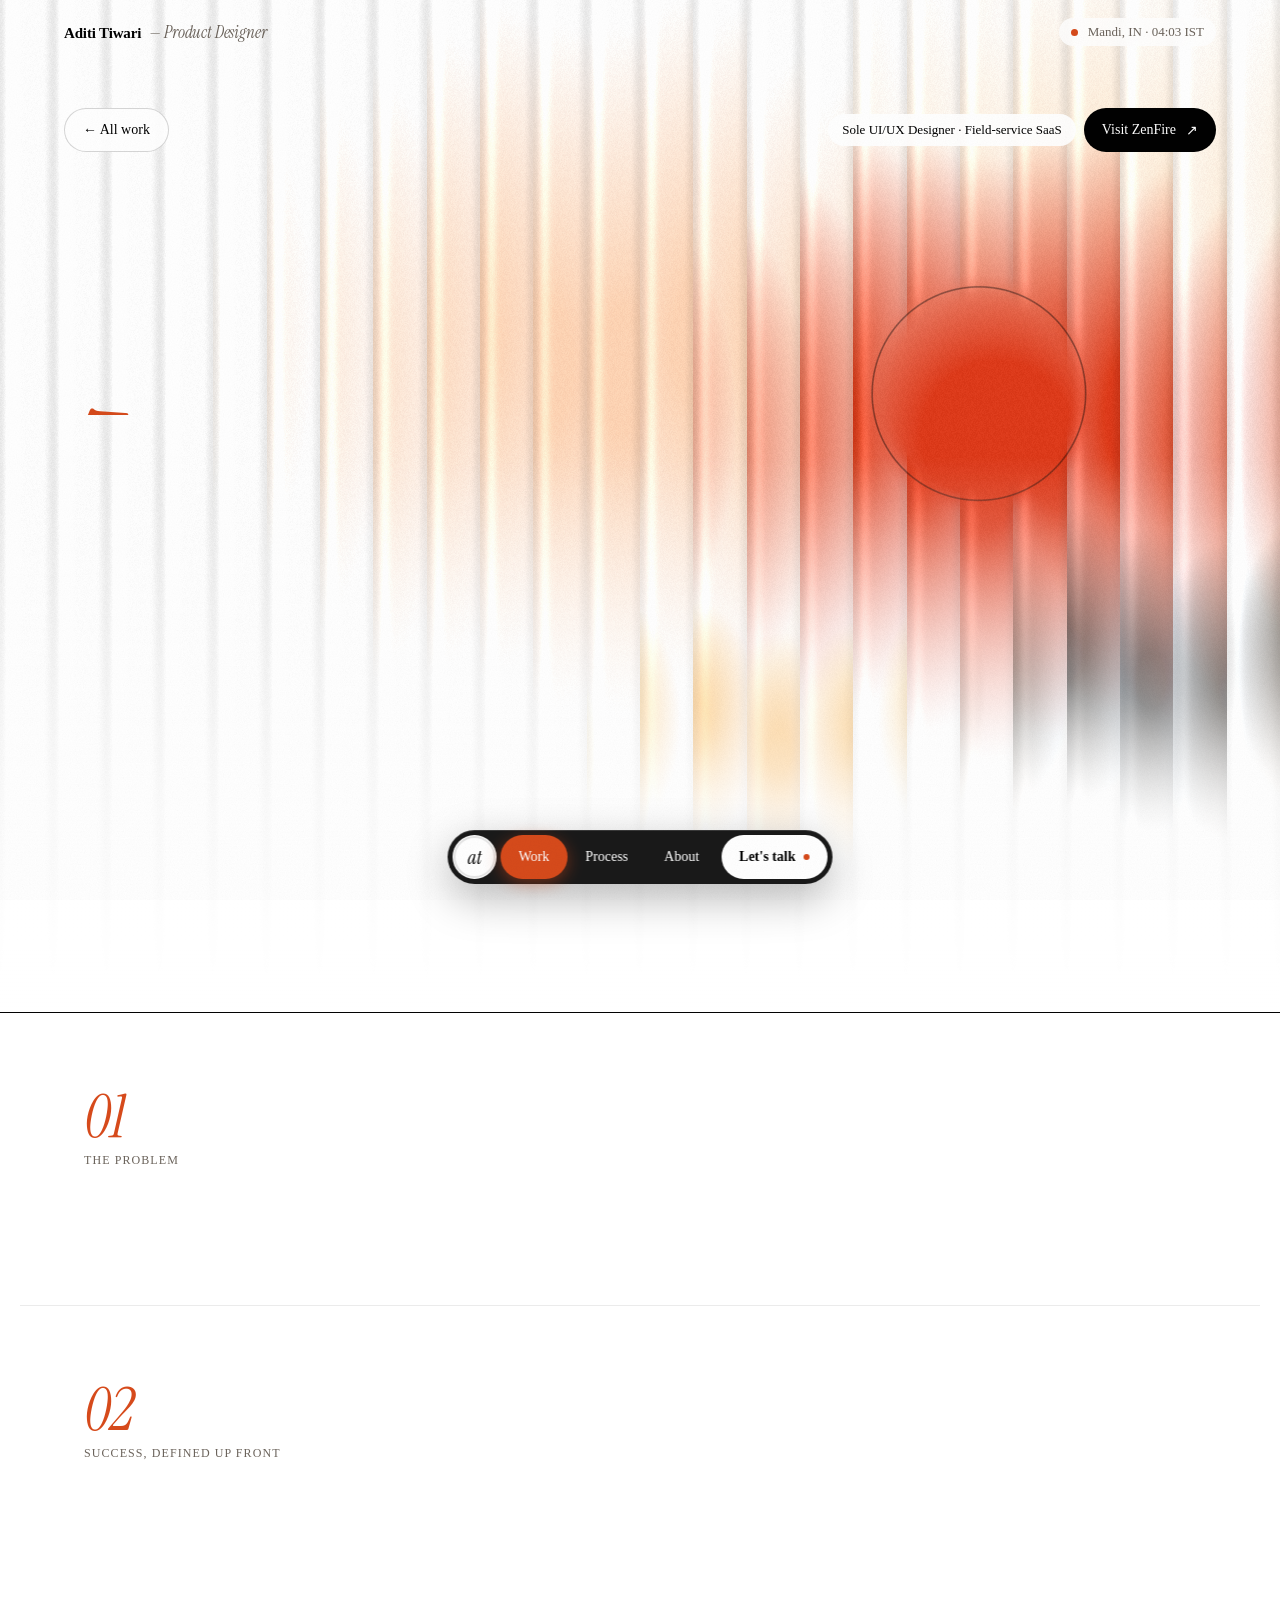
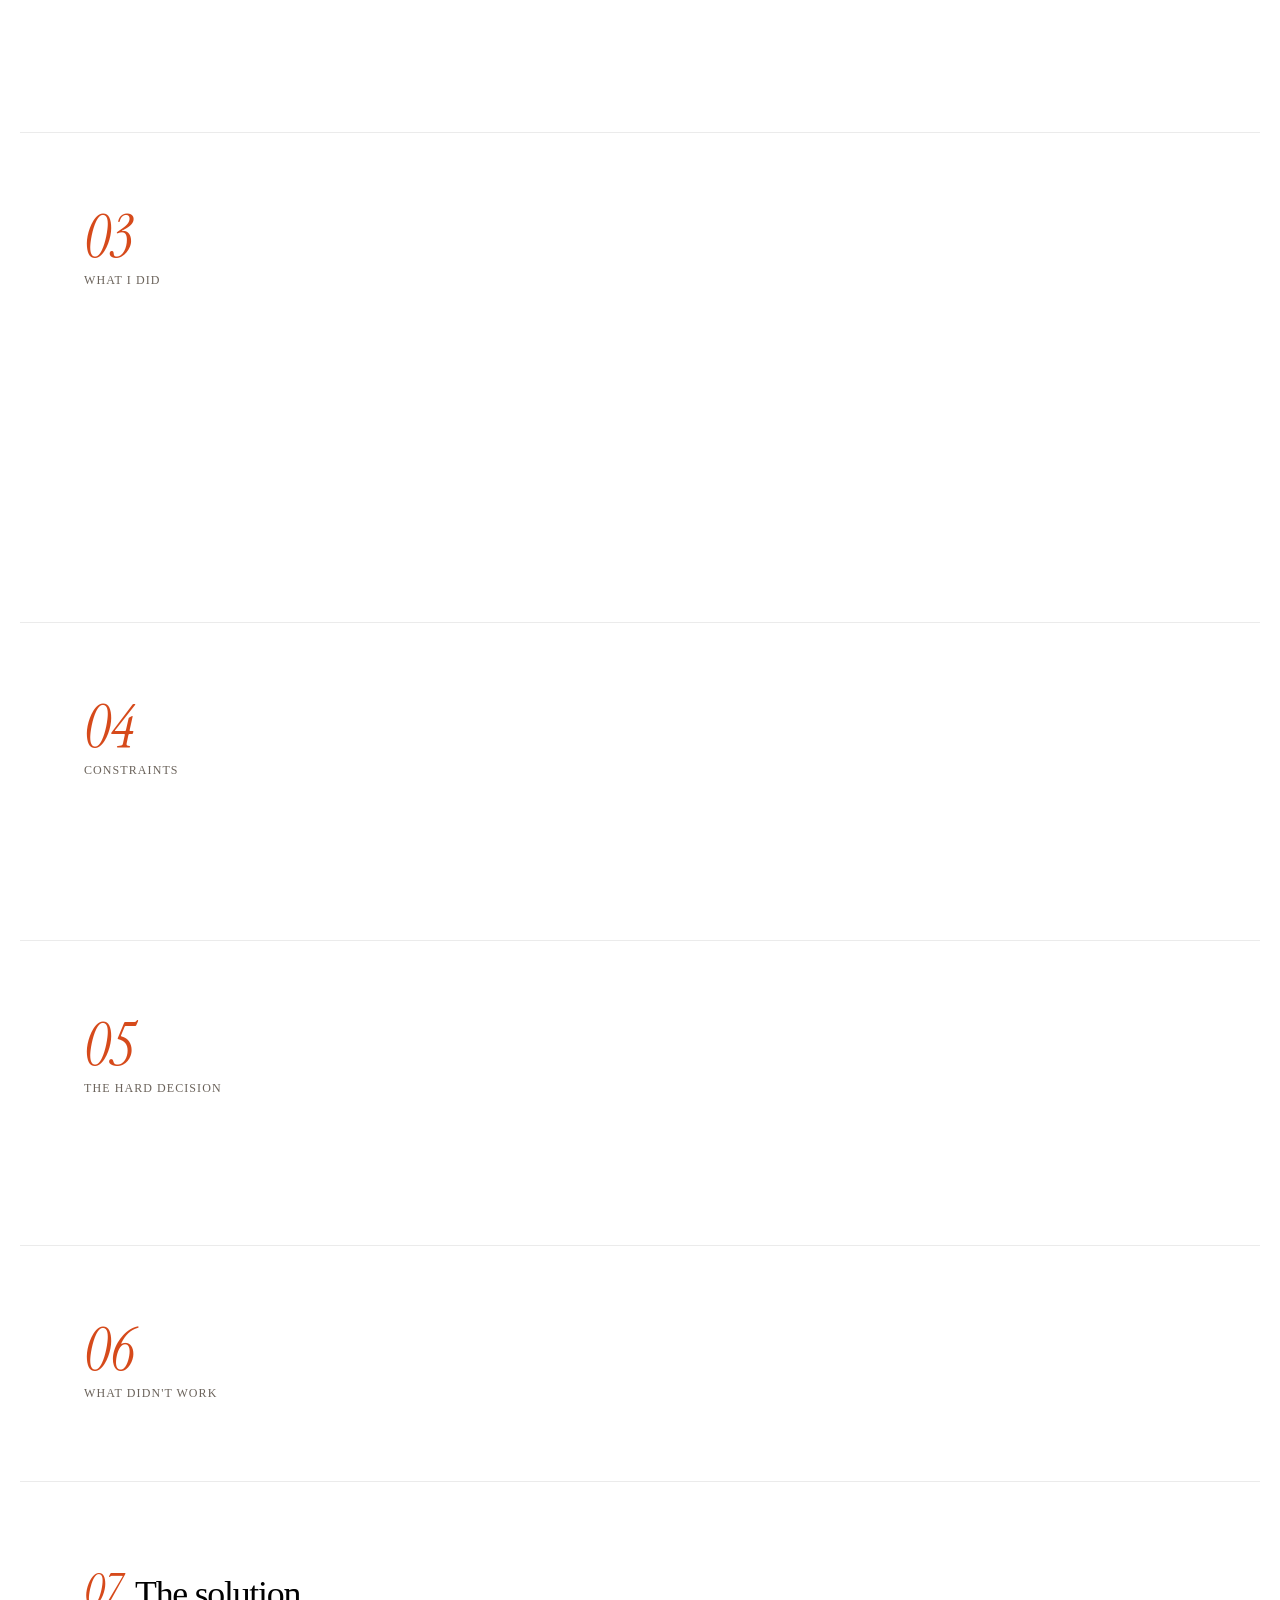
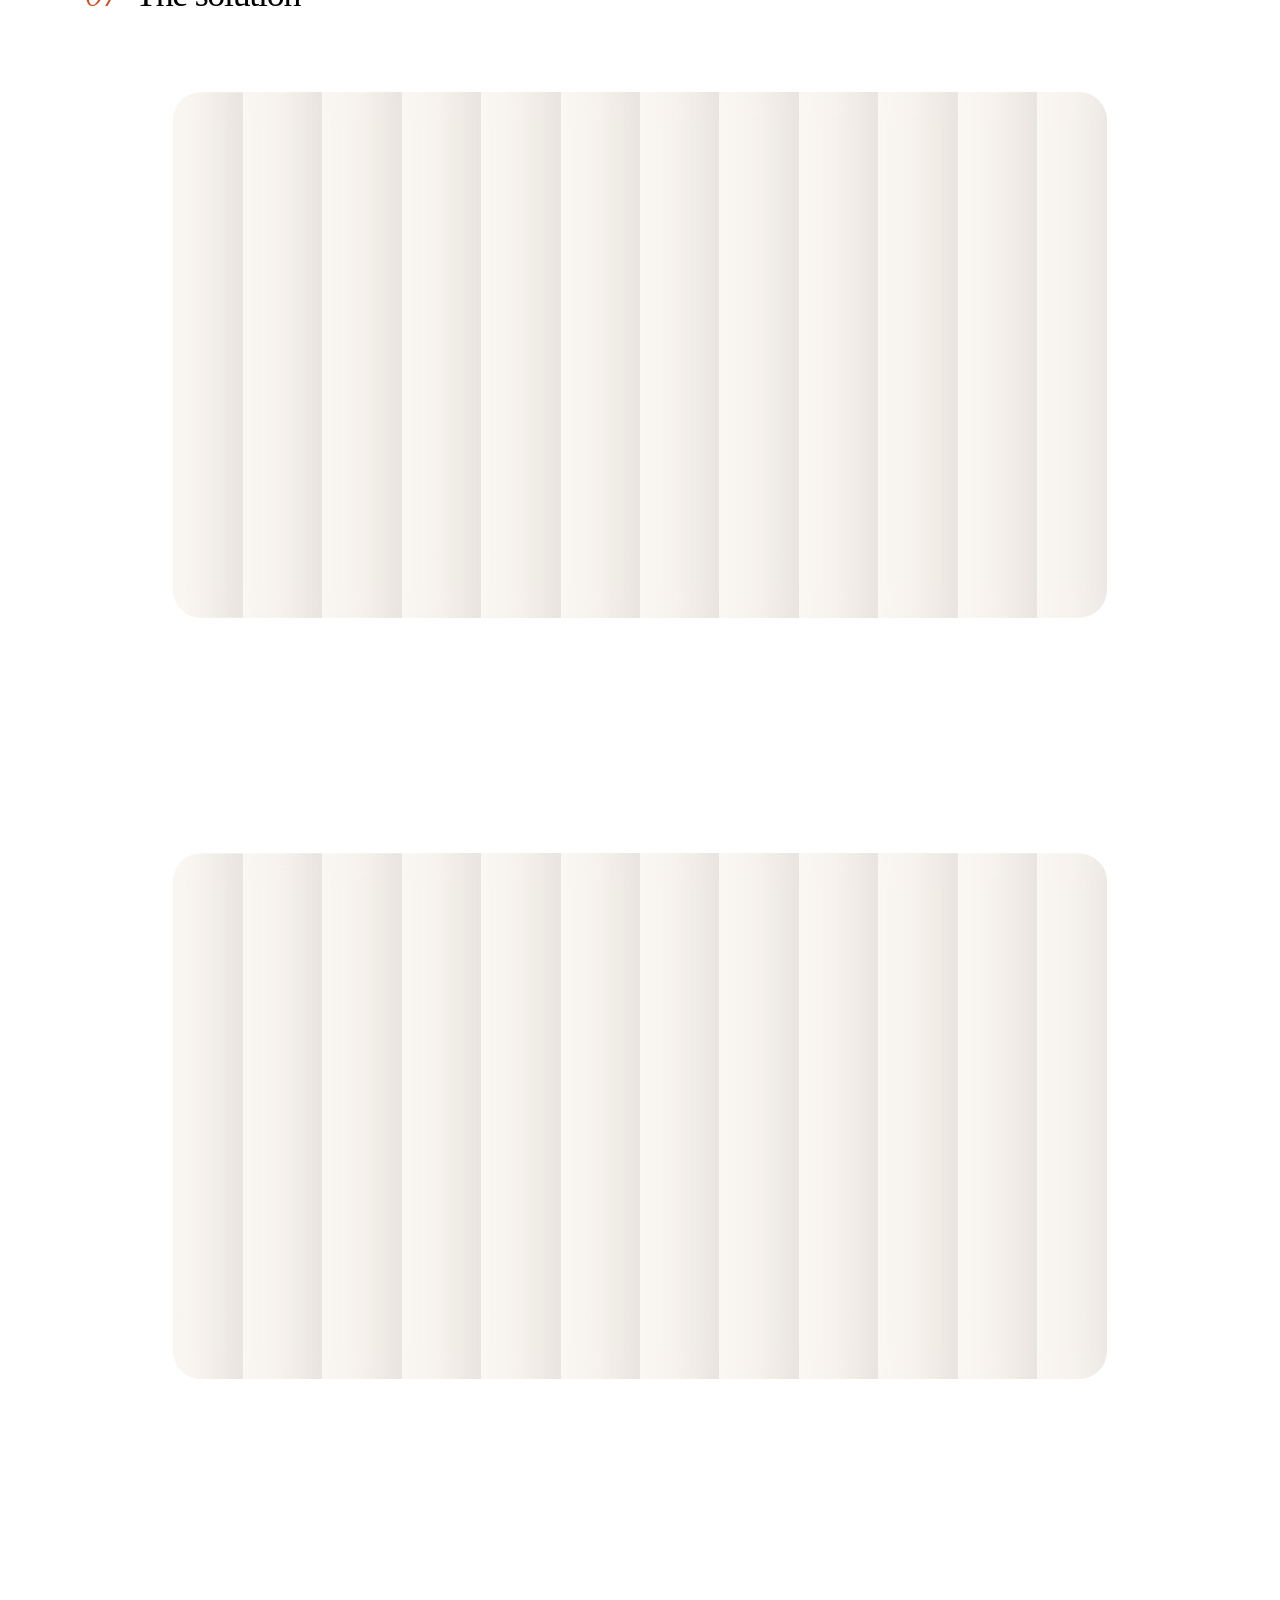
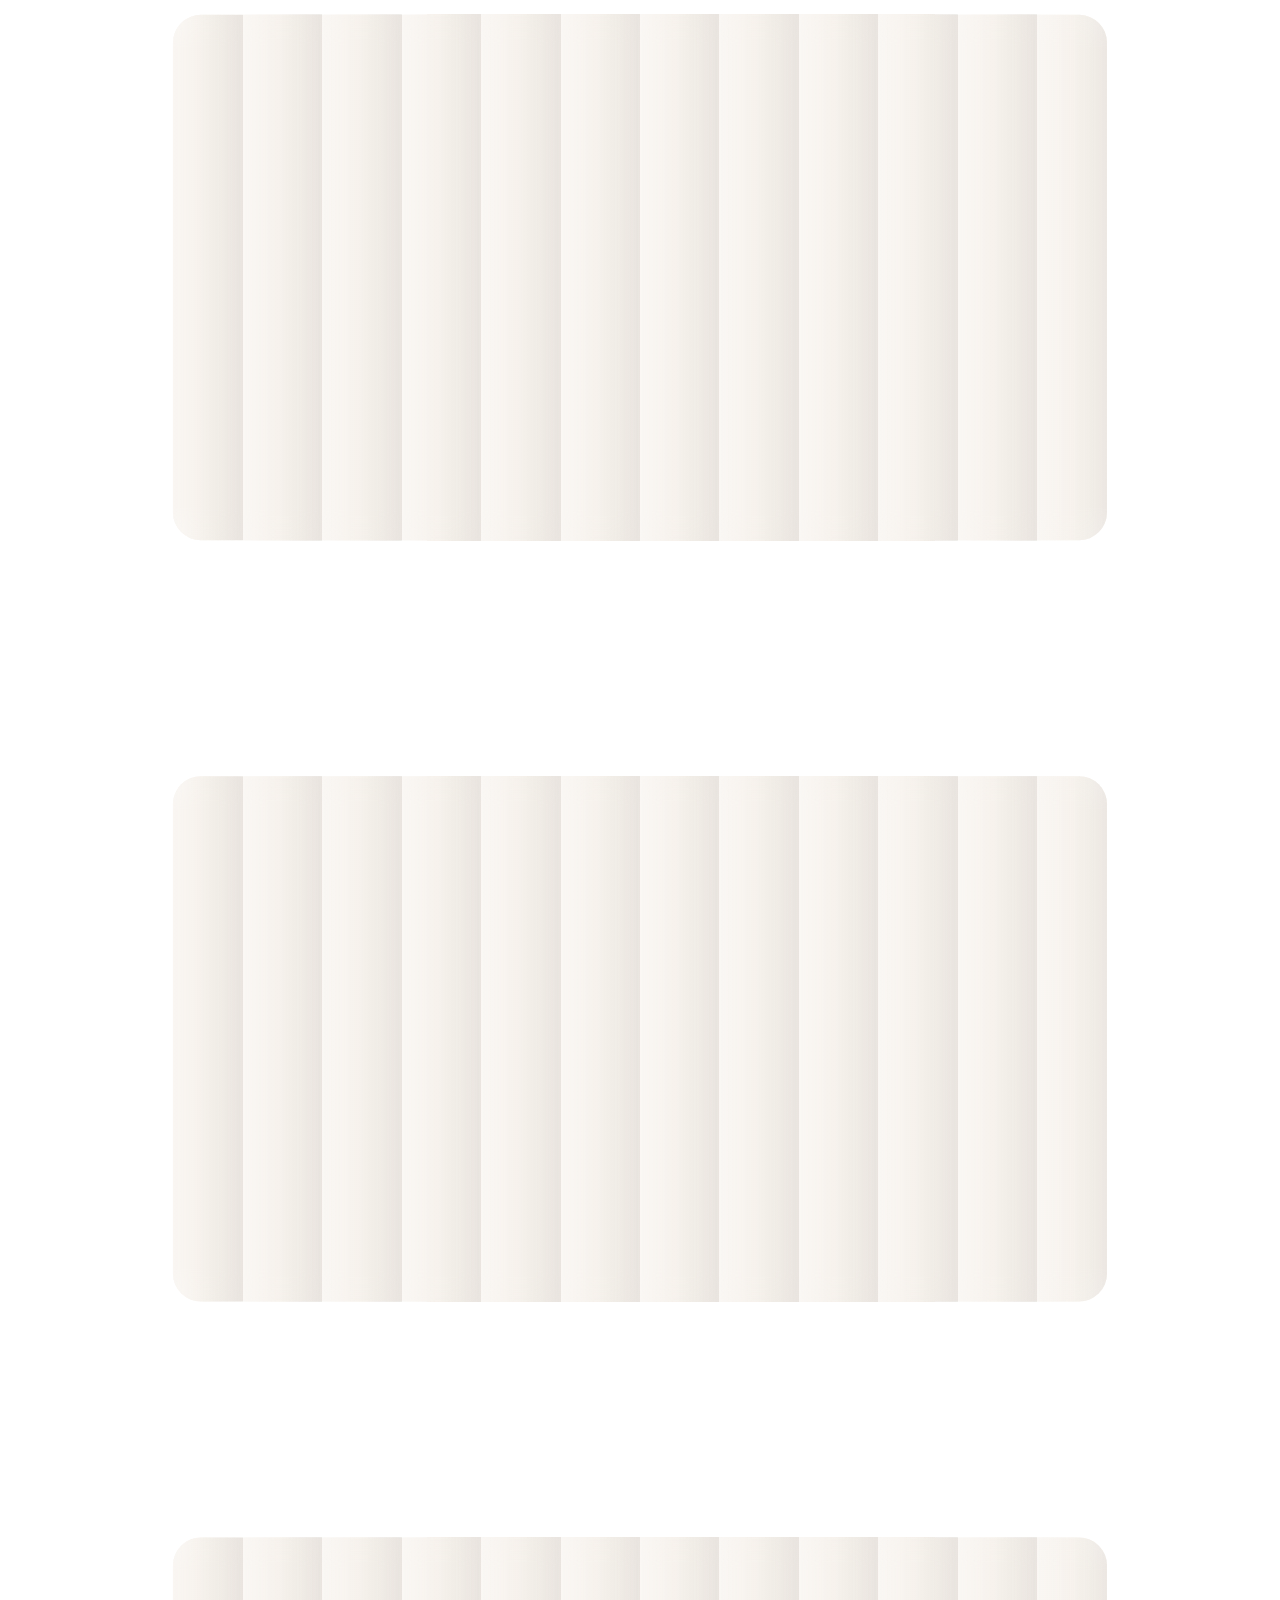
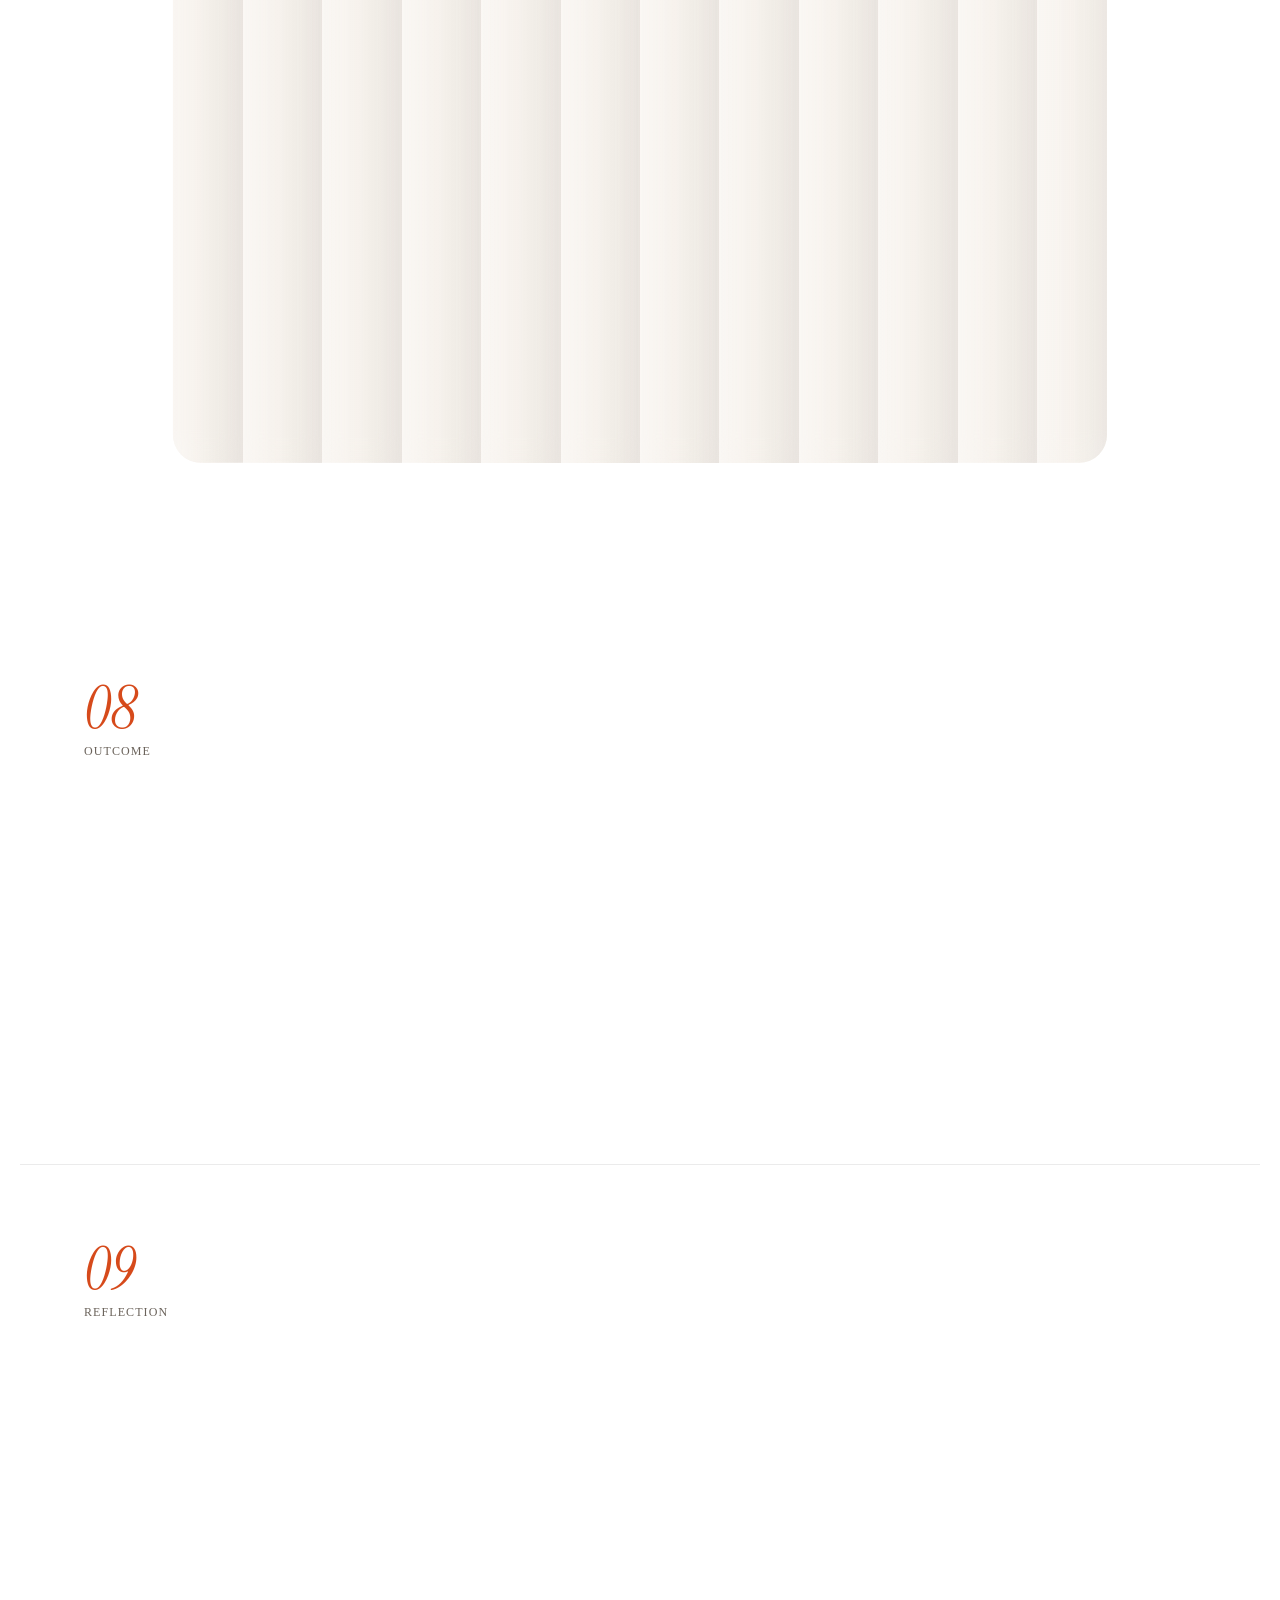
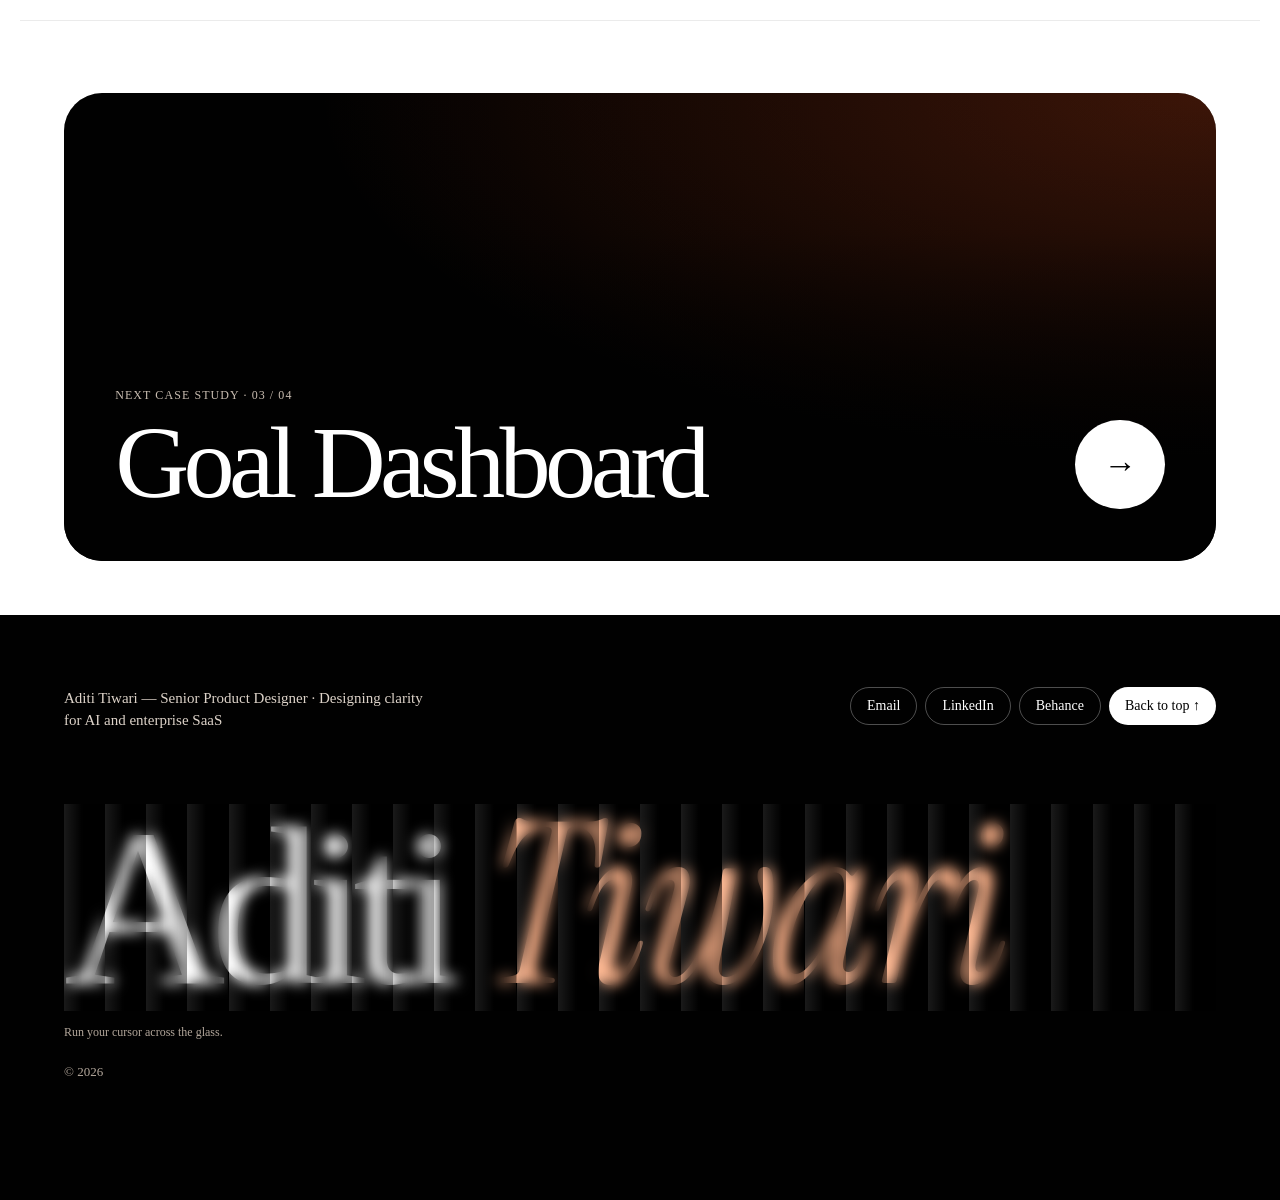
<file: case-studies/zenfire.html>
<!DOCTYPE html>
<html lang="en">
<head>
<meta charset="utf-8">
<meta name="viewport" content="width=device-width, initial-scale=1">
<title>ZenFire website — Aditi Tiwari</title>
<meta name="description" content="Redesigning the ZenFire marketing site: +45% CTR and +20% monthly traffic conversion.">
<link rel="icon" href="data:image/svg+xml,%3Csvg xmlns='http://www.w3.org/2000/svg' viewBox='0 0 100 100'%3E%3Crect width='100' height='100' fill='%23D64A1B'/%3E%3Ctext x='50' y='62' text-anchor='middle' font-family='Georgia,serif' font-style='italic' font-size='38' fill='%23FFFFFF'%3Eat%3C/text%3E%3C/svg%3E">
<link rel="stylesheet" href="../assets/css/app.css">
<script>window.__BASE__="../";if(!location.hash||location.hash==="#"||location.hash==="#/"){history.replaceState(null,"","#/case/zenfire");}</script>
</head>
<body>
<div id="app"></div>
<script src="../assets/js/data.js"></script>
<script src="../assets/js/app.js"></script>
<script src="../assets/js/screens.js"></script>
<script src="../assets/js/engine.js"></script>
</body>
</html>
</file>
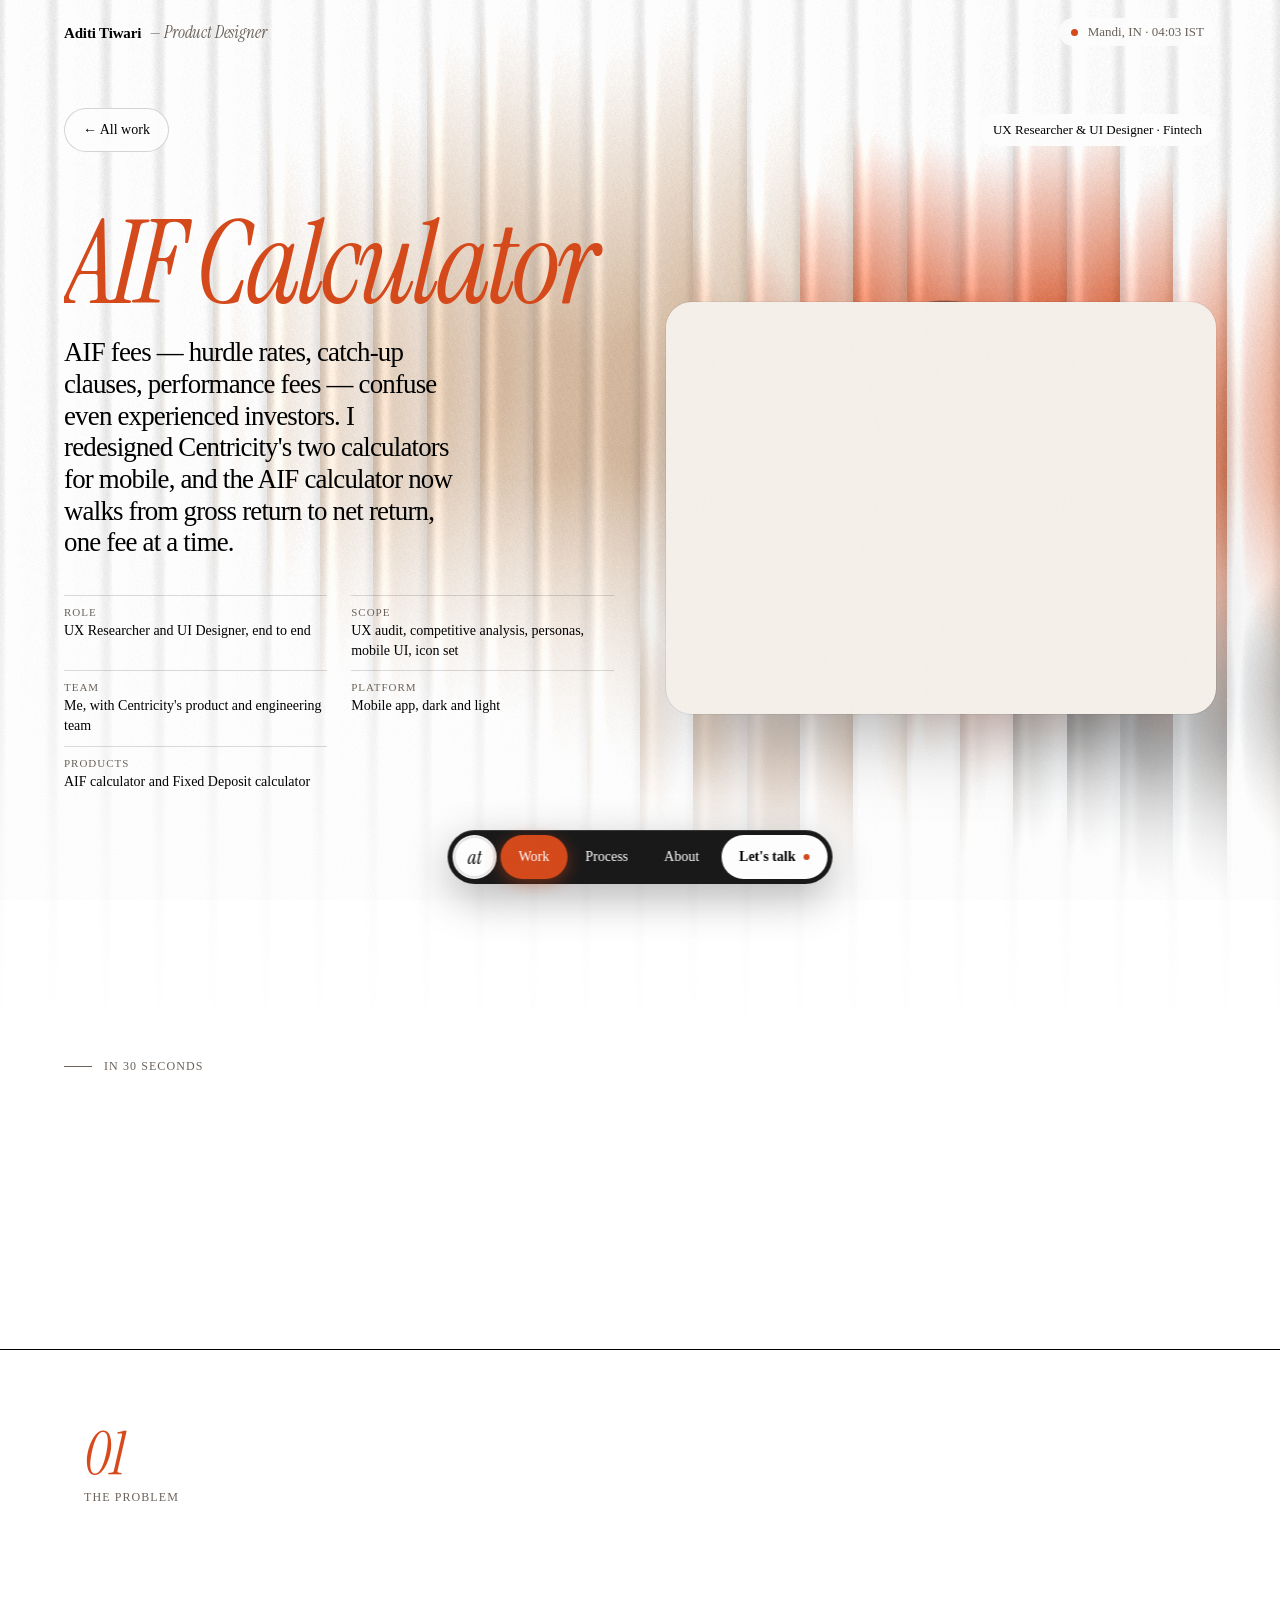
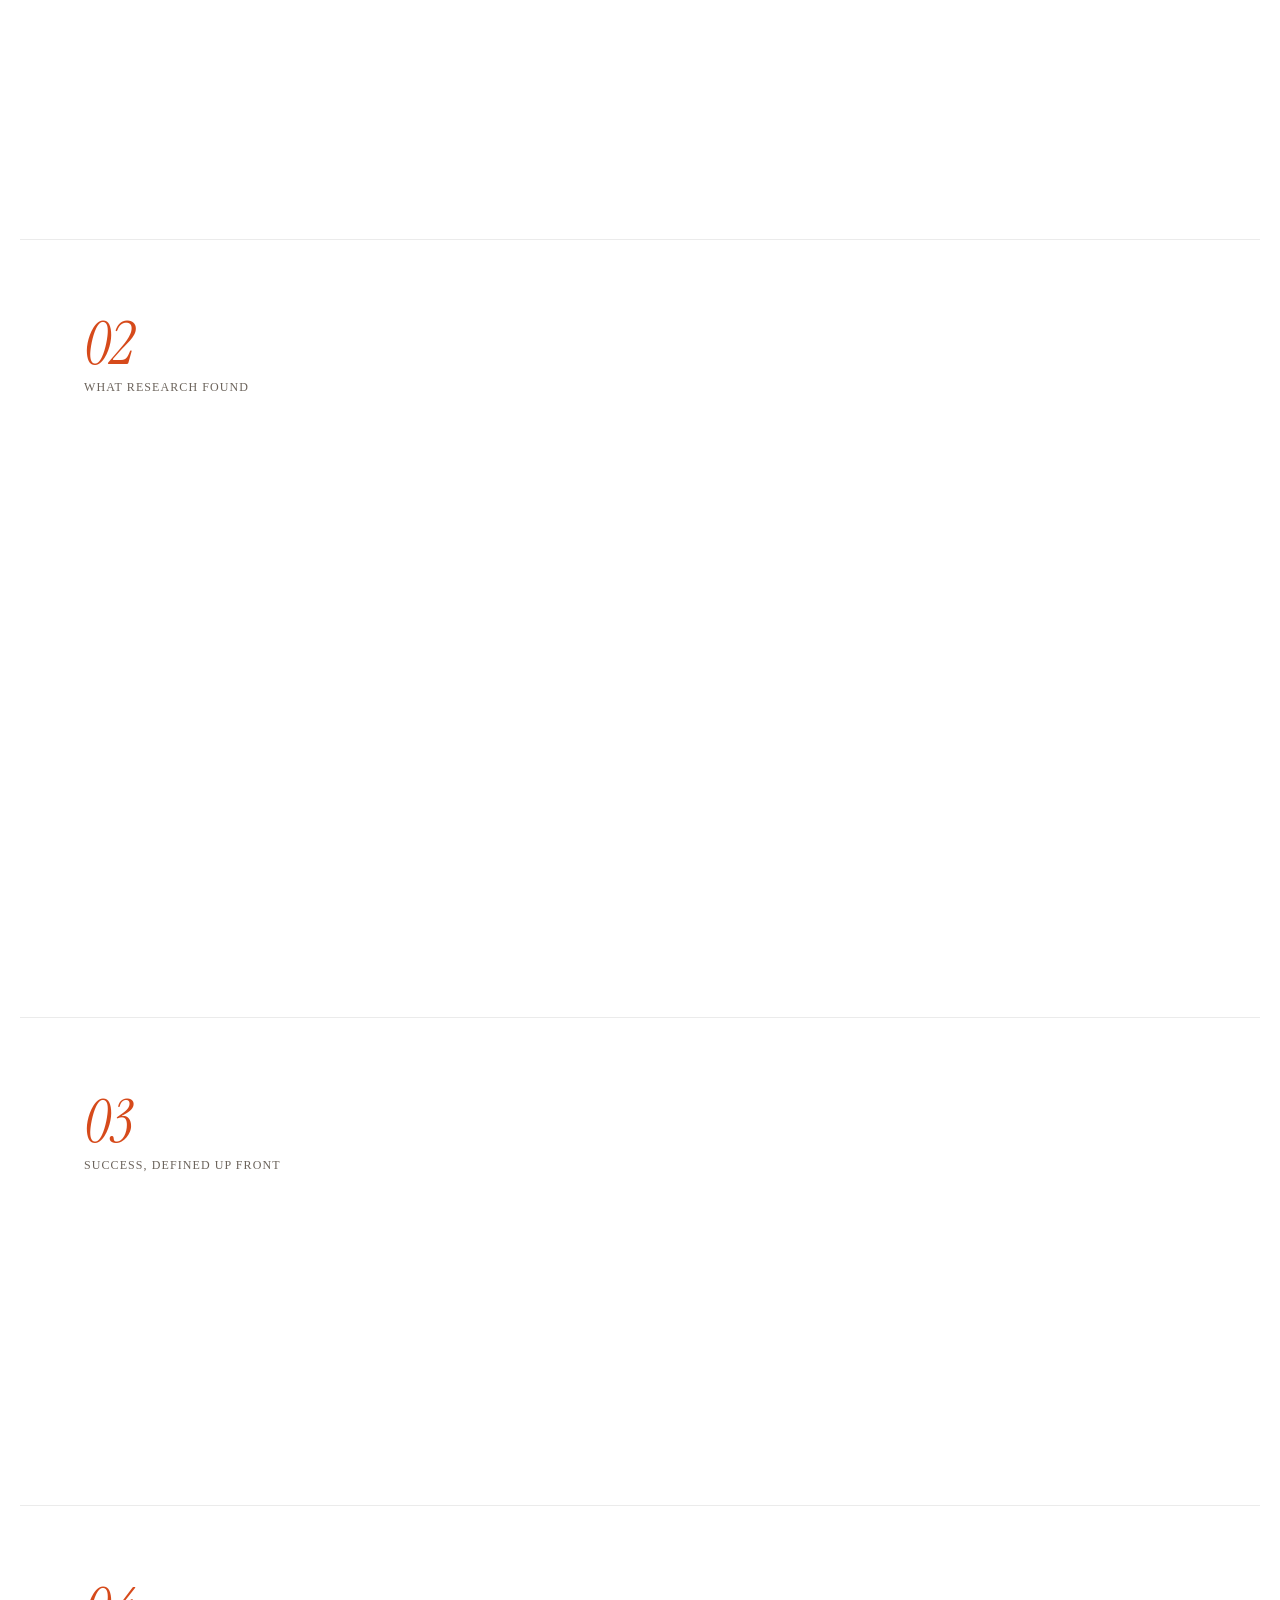
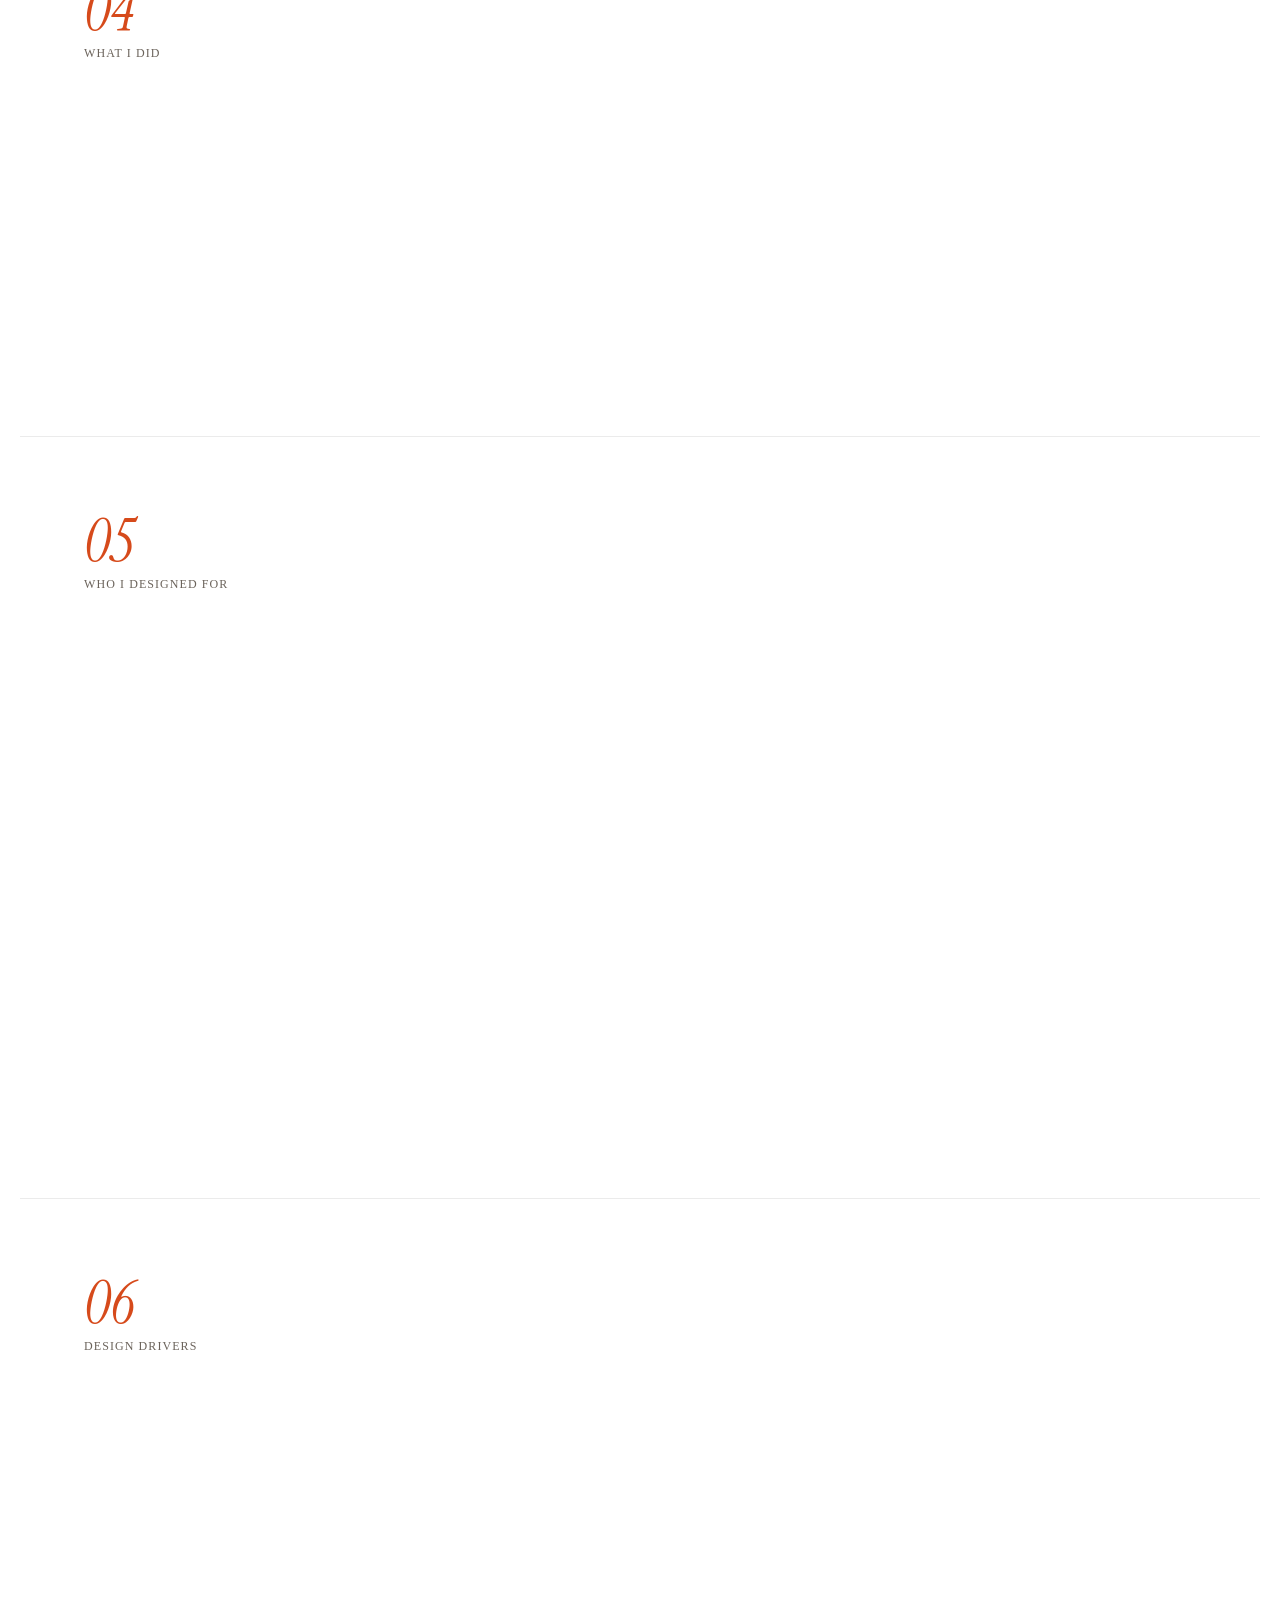
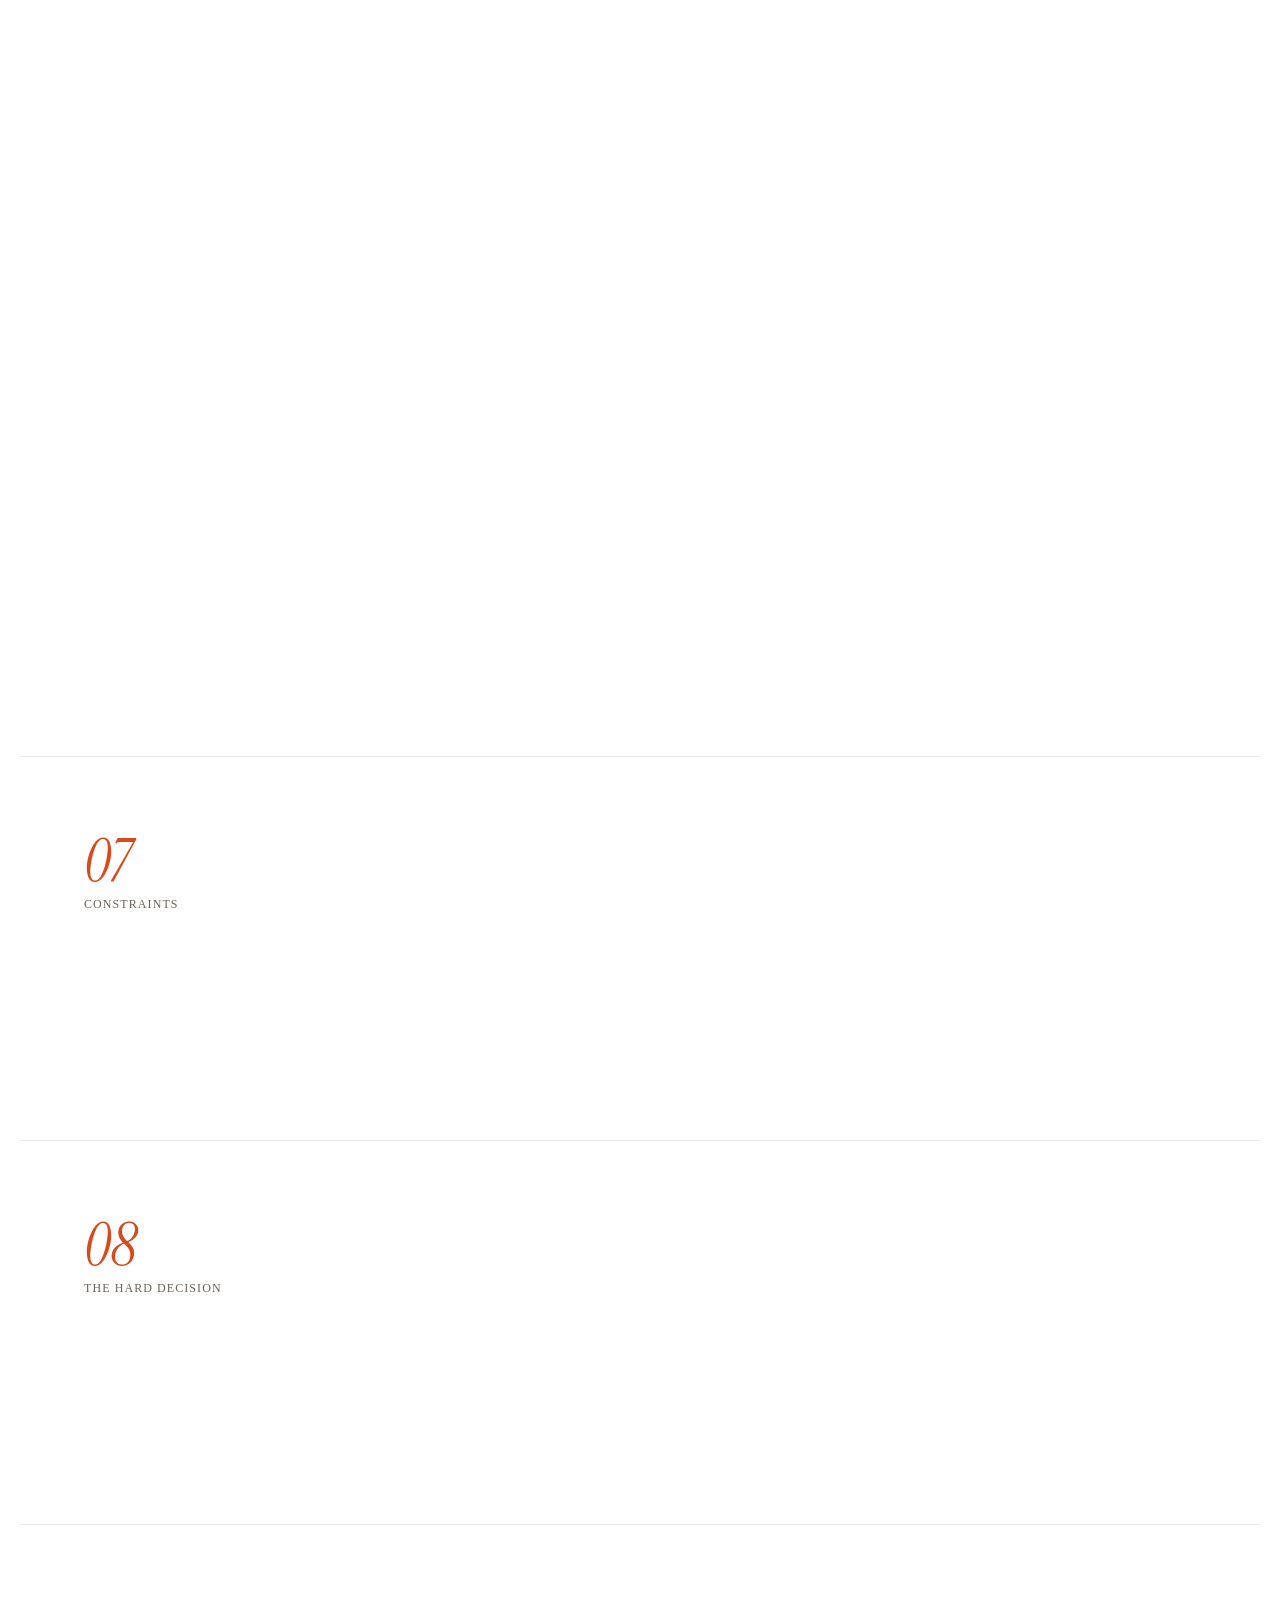
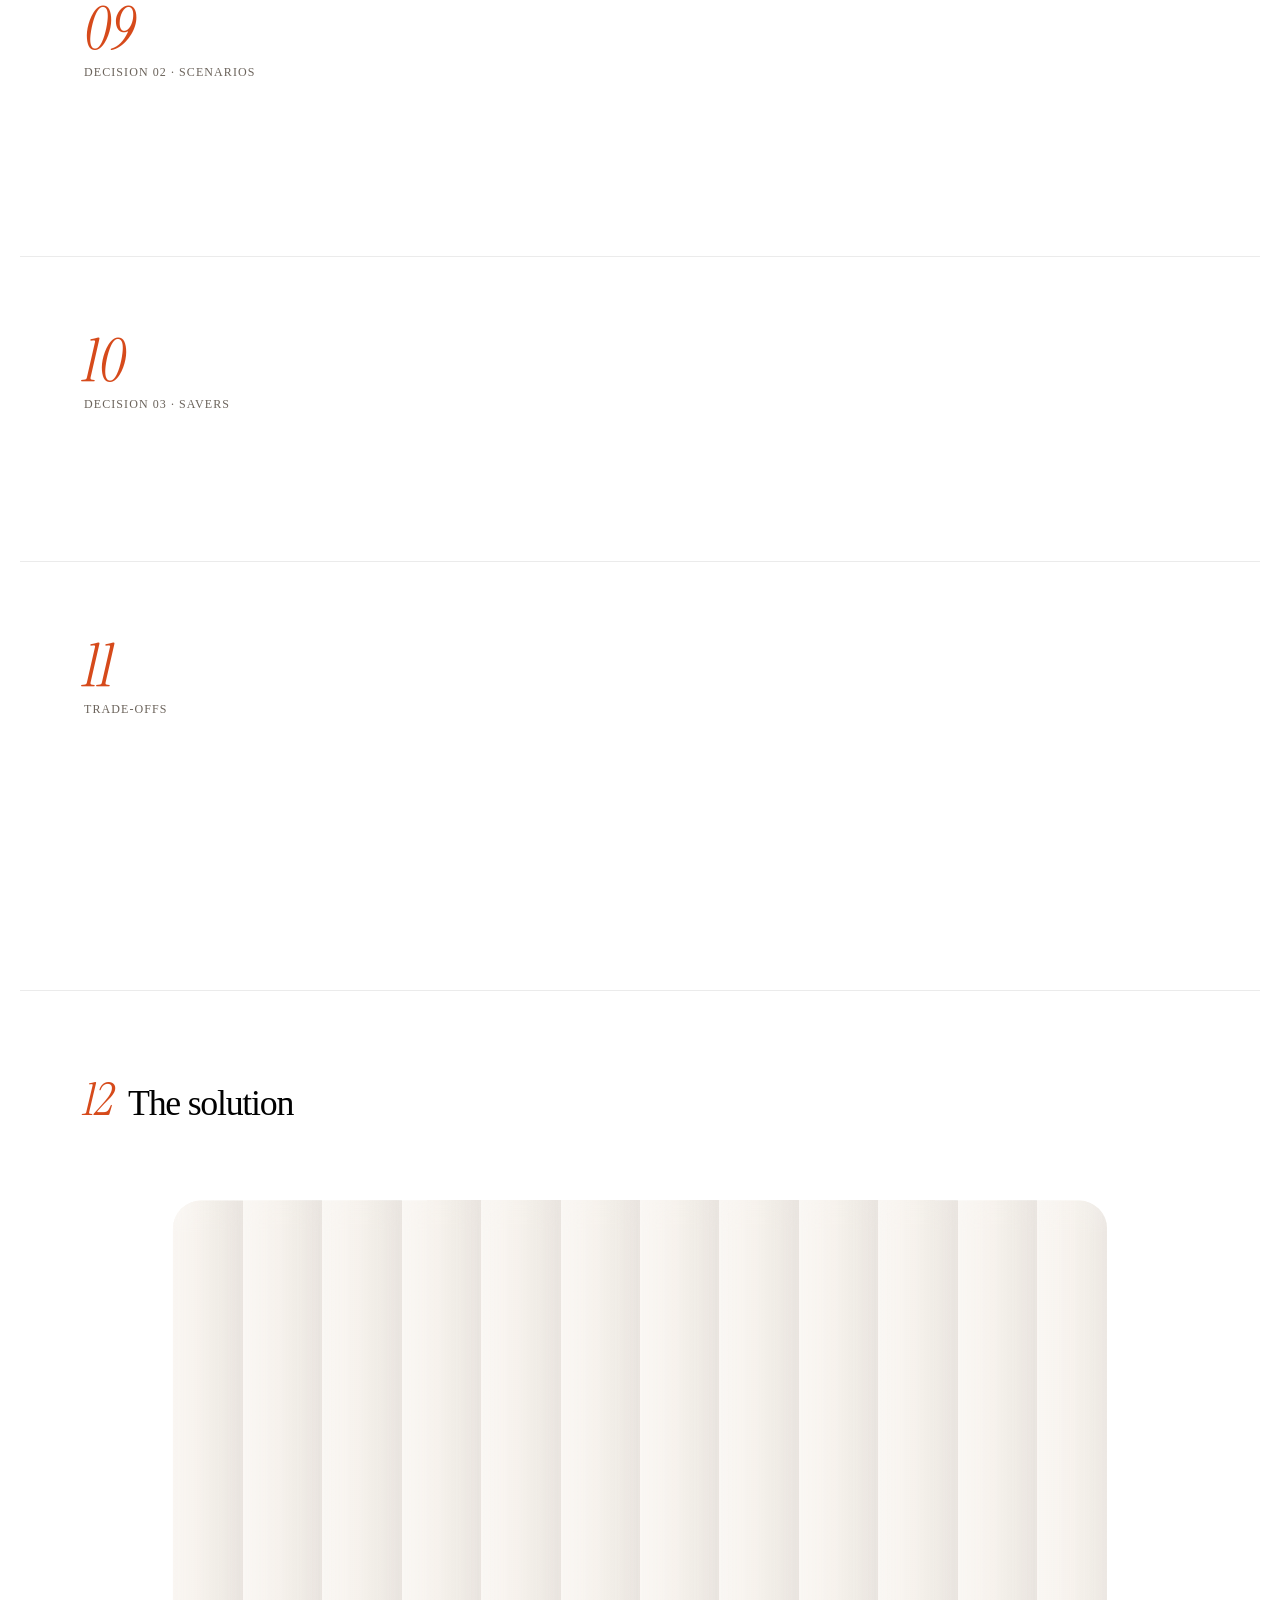
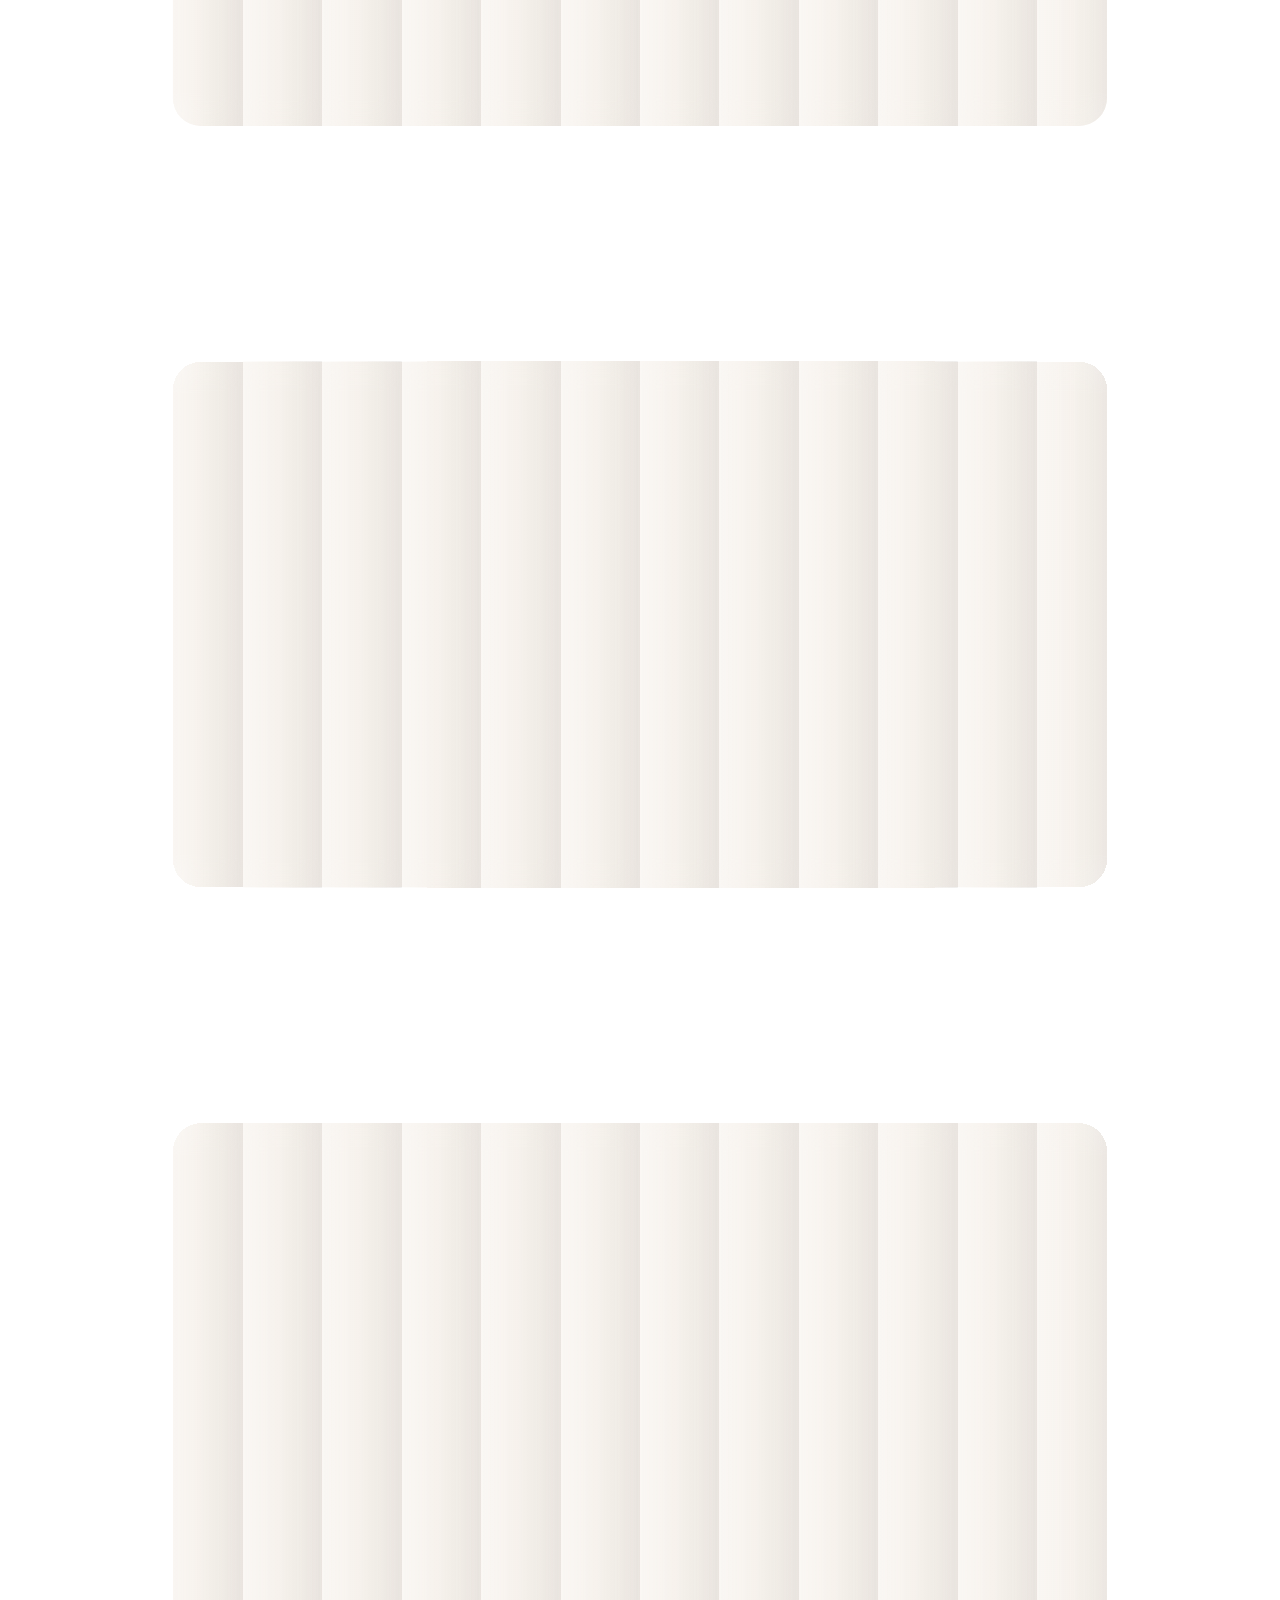
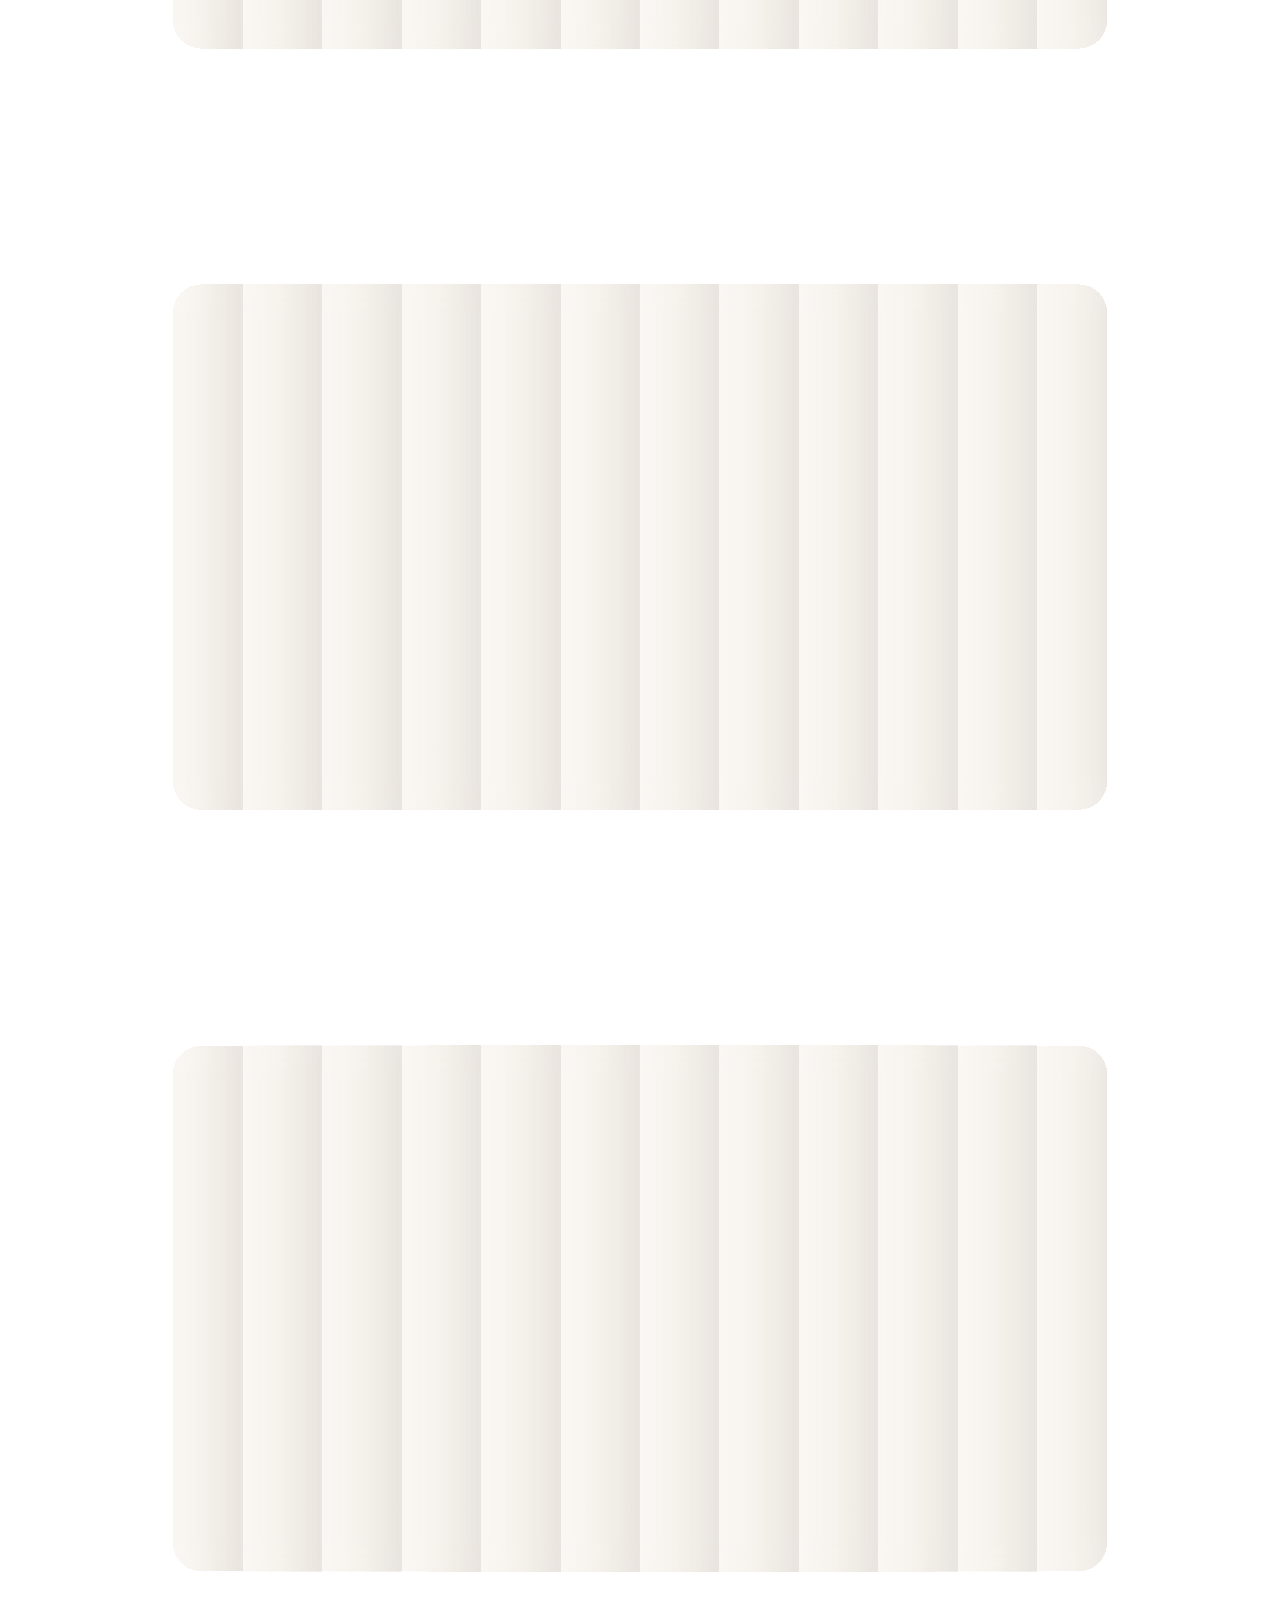
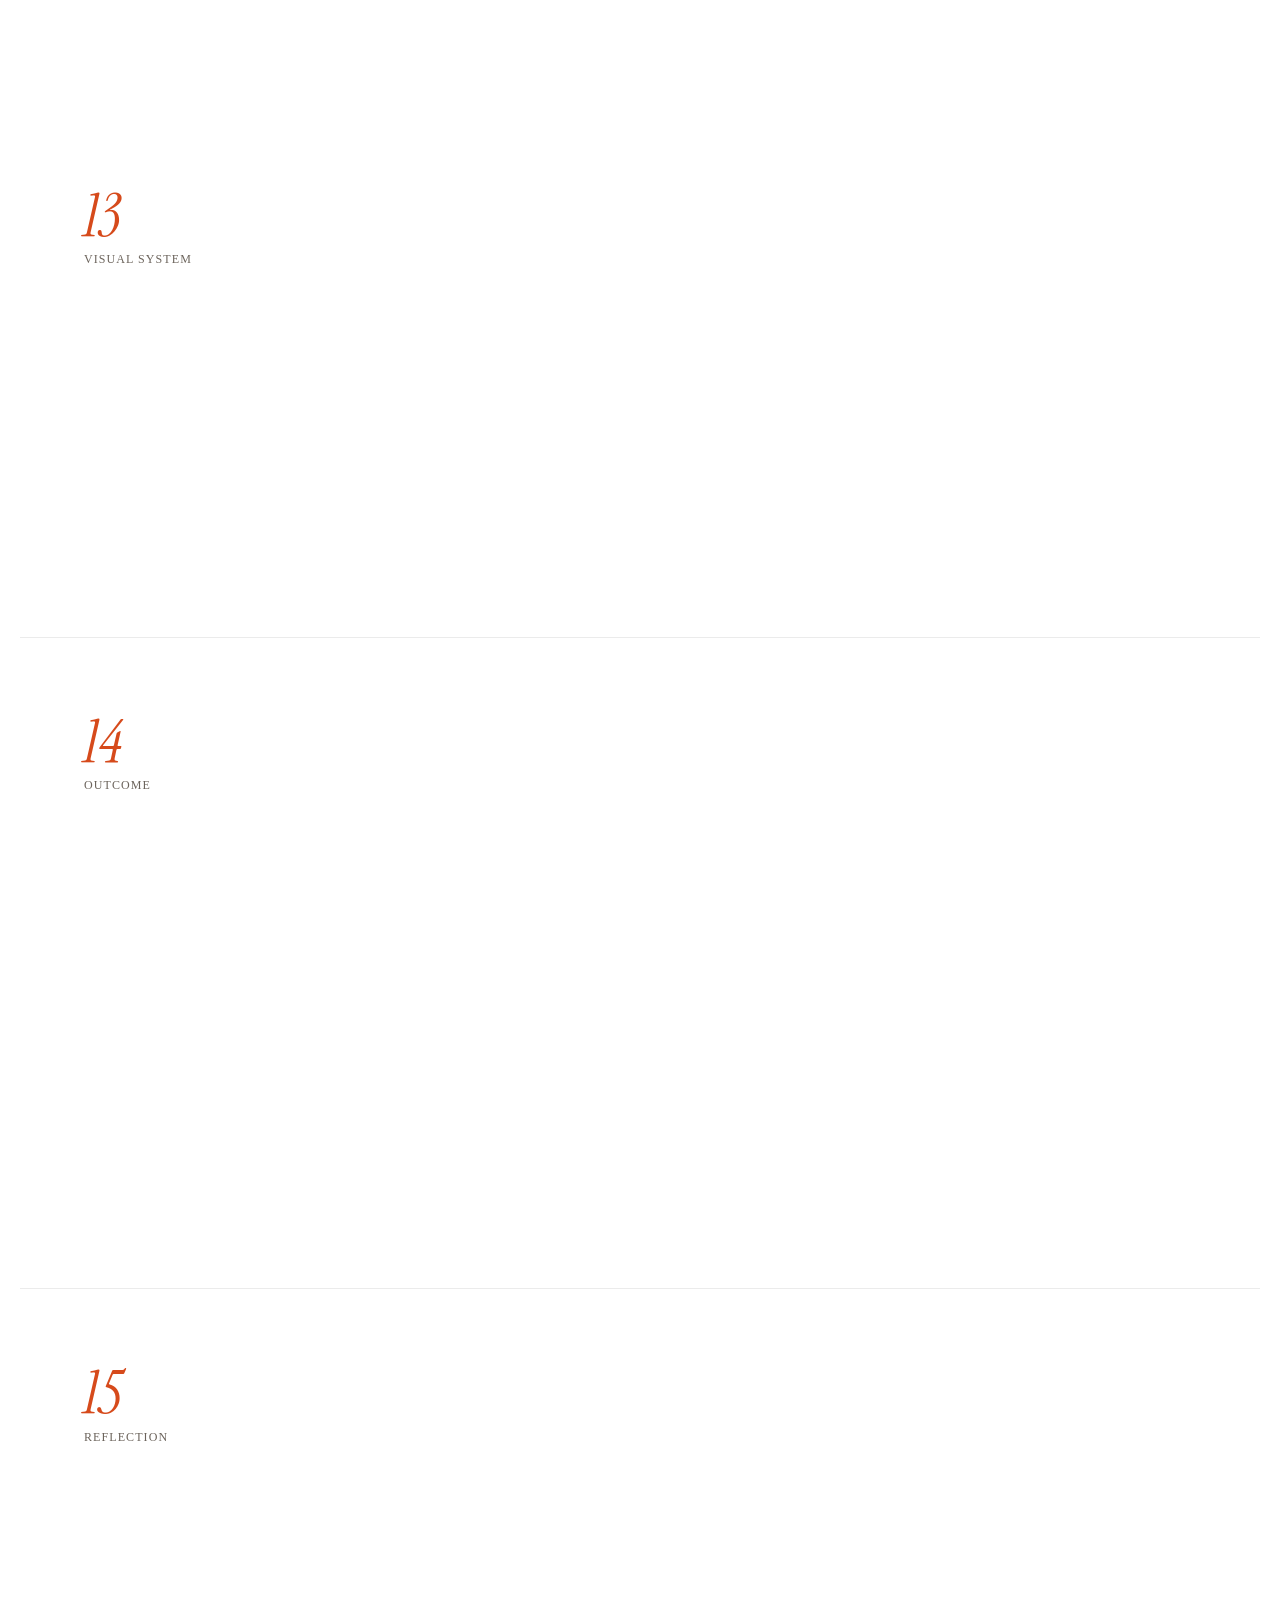
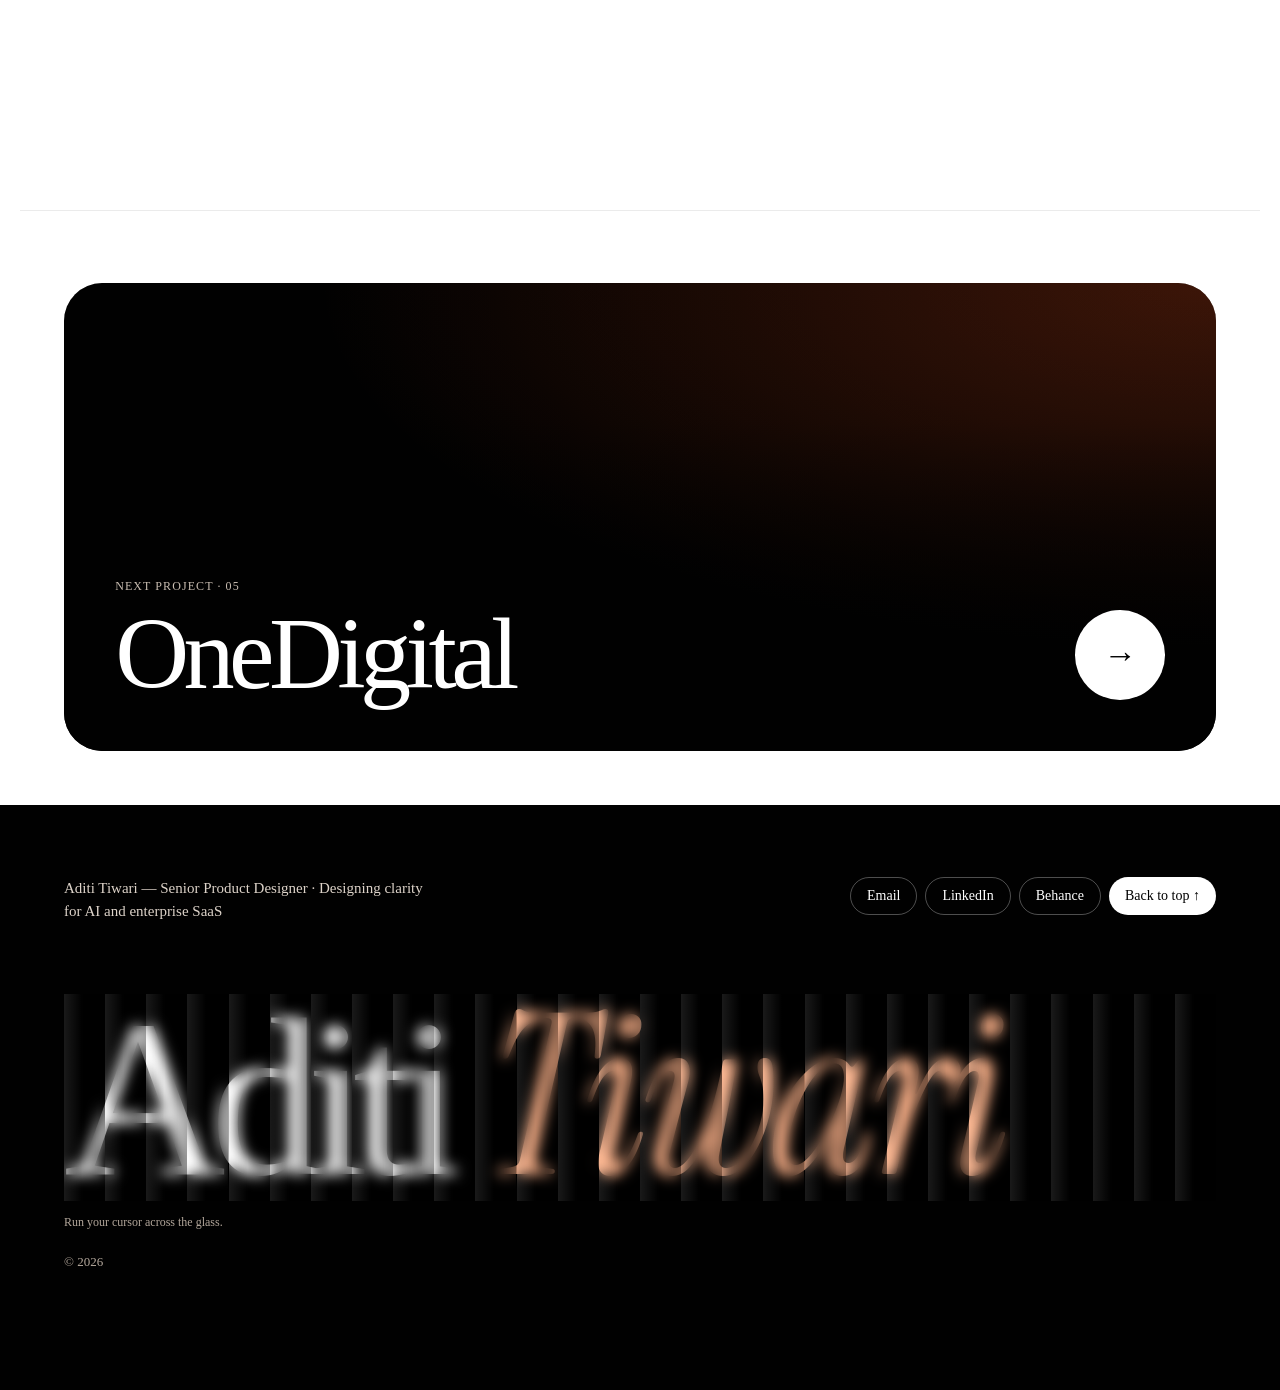
<file: projects/aif.html>
<!DOCTYPE html>
<html lang="en">
<head>
<meta charset="utf-8">
<meta name="viewport" content="width=device-width, initial-scale=1">
<title>AIF Calculator — Aditi Tiwari</title>
<meta name="description" content="Making complex AIF and Fixed Deposit fee maths understandable on mobile.">
<link rel="icon" href="data:image/svg+xml,%3Csvg xmlns='http://www.w3.org/2000/svg' viewBox='0 0 100 100'%3E%3Crect width='100' height='100' fill='%23D64A1B'/%3E%3Ctext x='50' y='62' text-anchor='middle' font-family='Georgia,serif' font-style='italic' font-size='38' fill='%23FFFFFF'%3Eat%3C/text%3E%3C/svg%3E">
<link rel="stylesheet" href="../assets/css/app.css">
<script>window.__BASE__="../";if(!location.hash||location.hash==="#"||location.hash==="#/"){history.replaceState(null,"","#/case/aif");}</script>
</head>
<body>
<div id="app"></div>
<script src="../assets/js/data.js"></script>
<script src="../assets/js/app.js"></script>
<script src="../assets/js/screens.js"></script>
<script src="../assets/js/engine.js"></script>
</body>
</html>
</file>
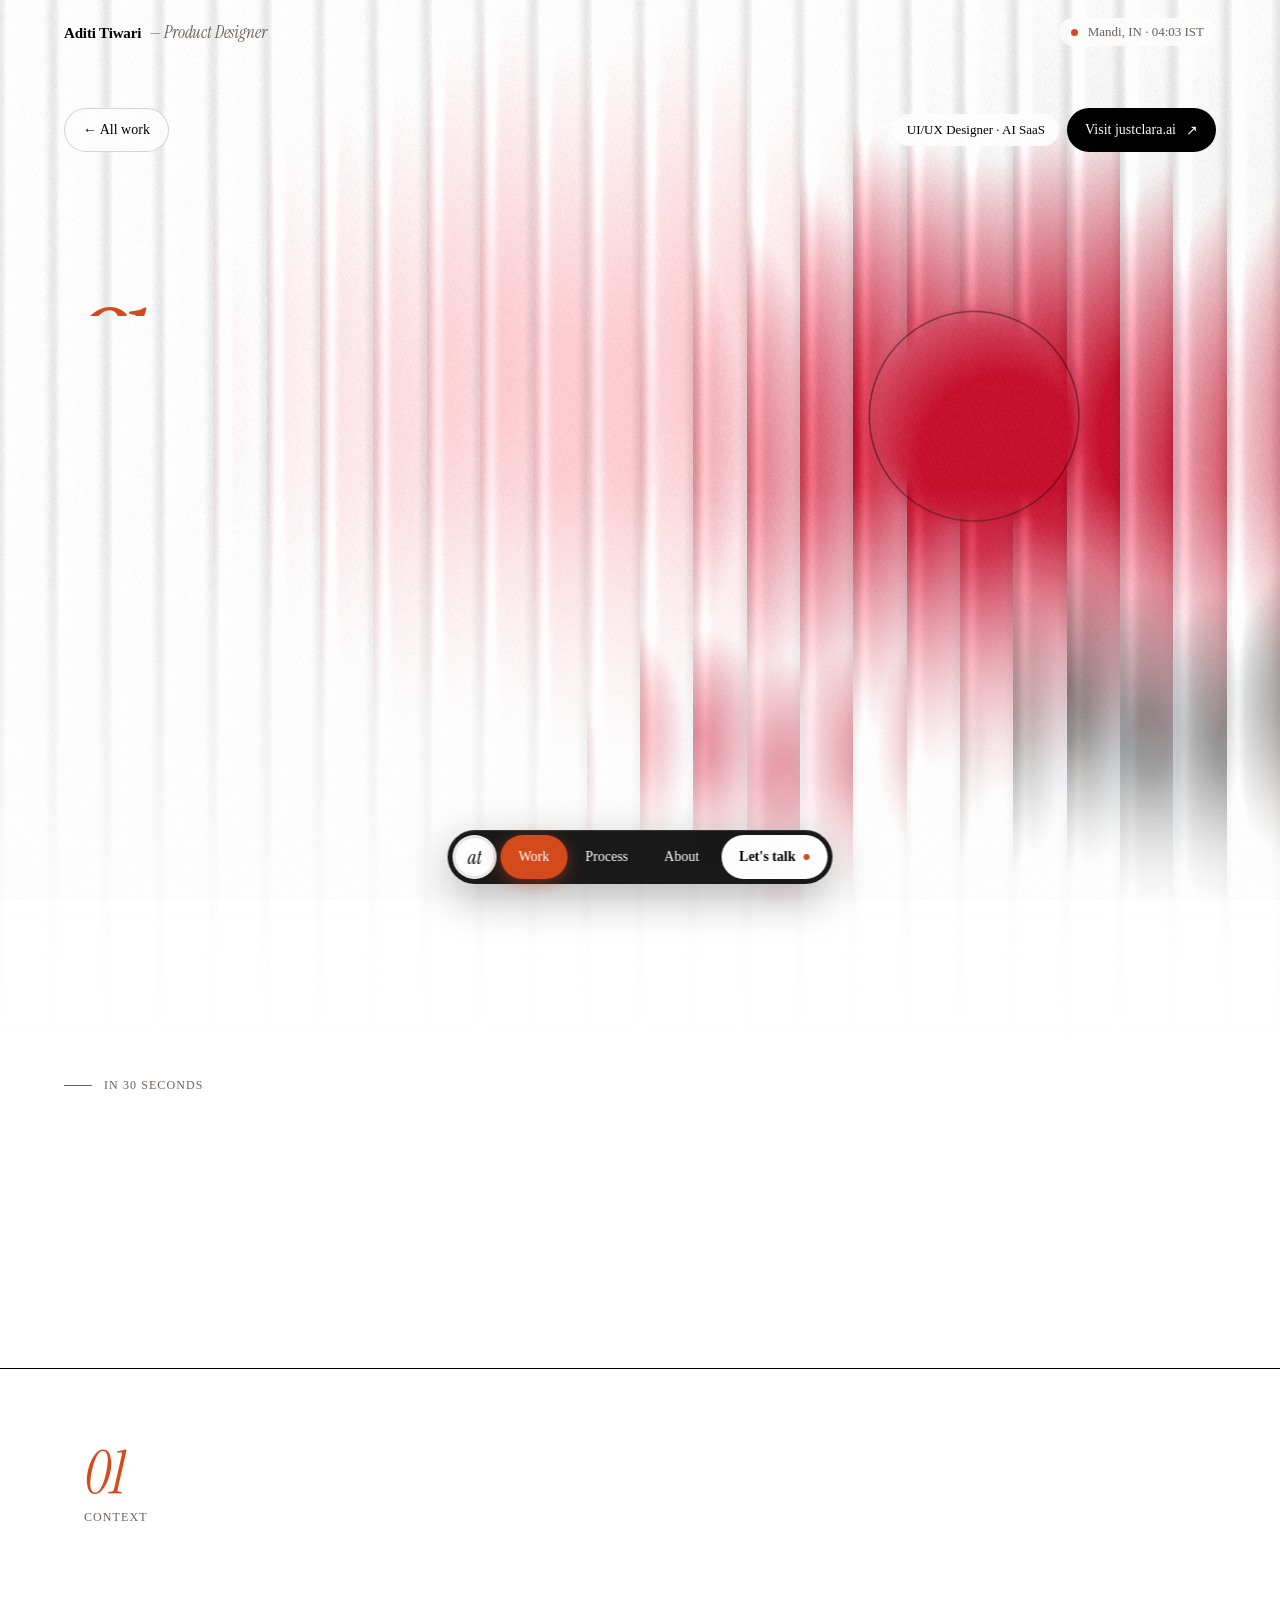
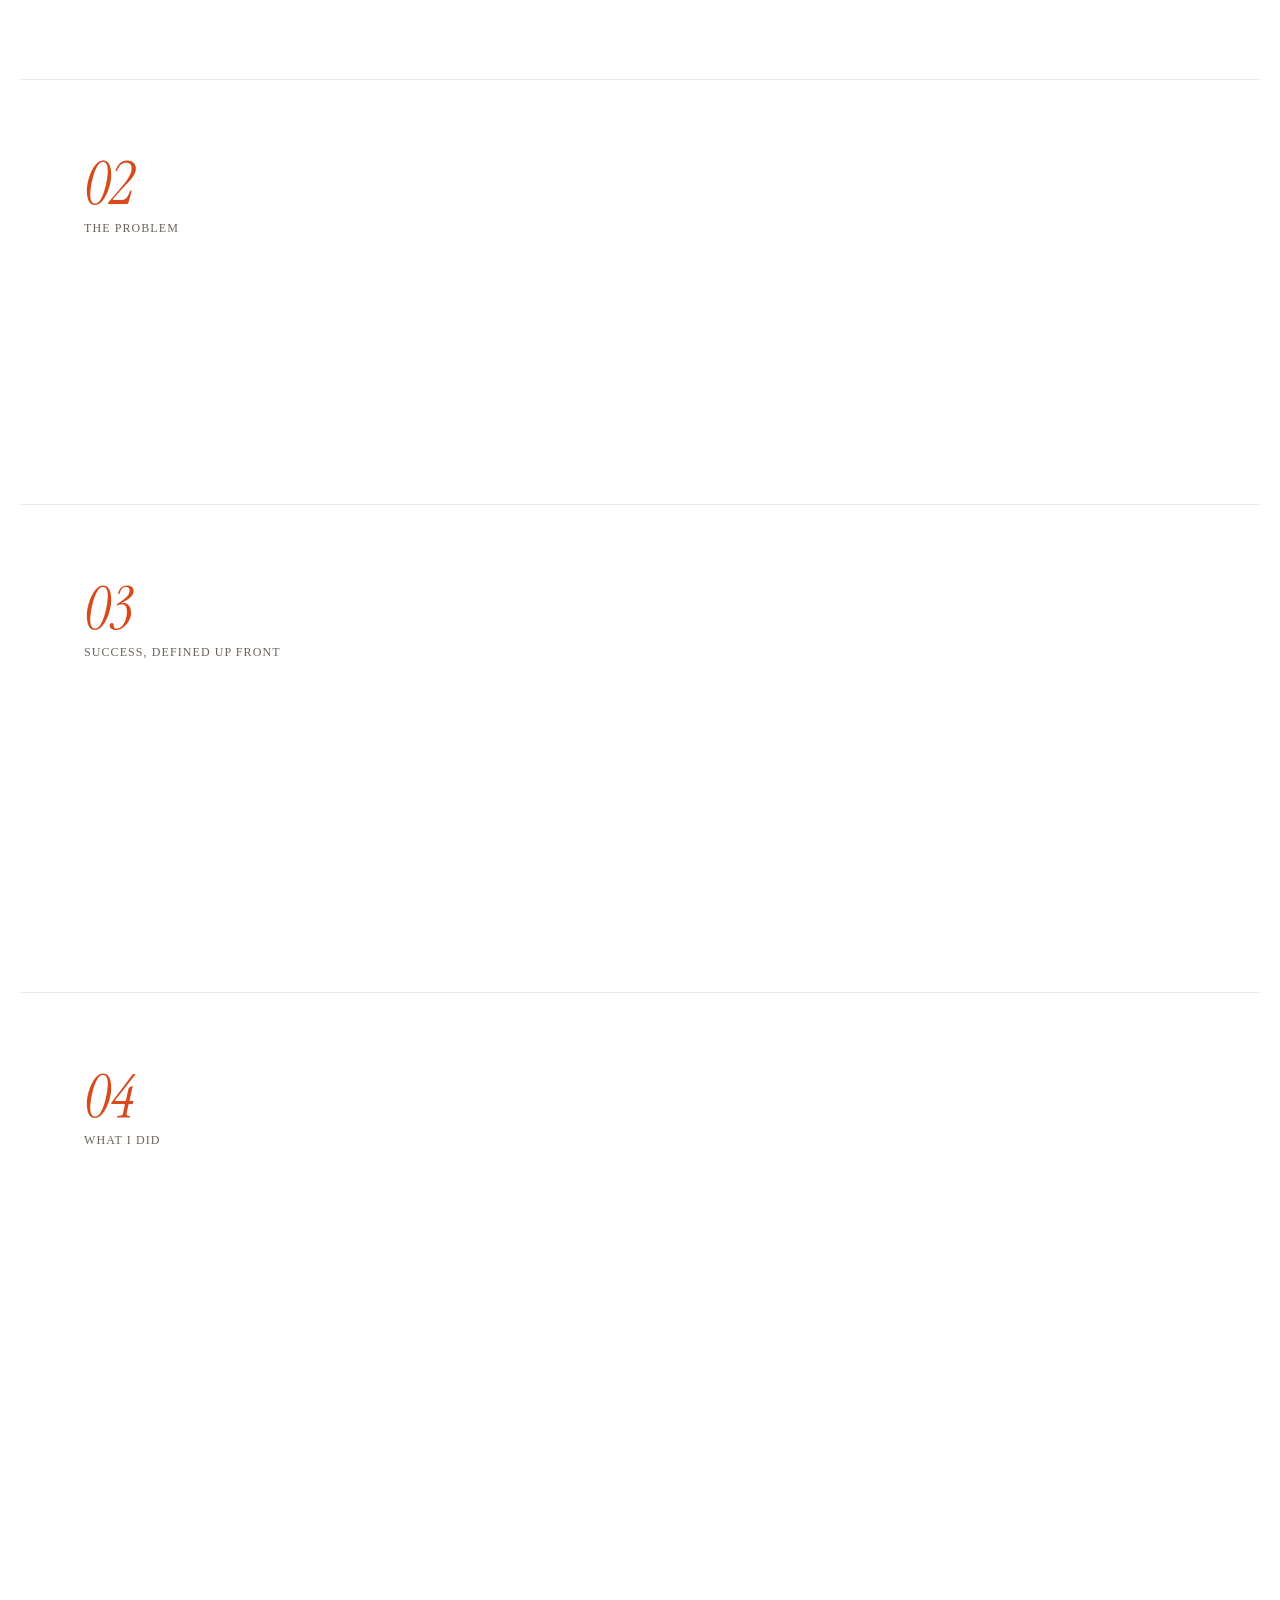
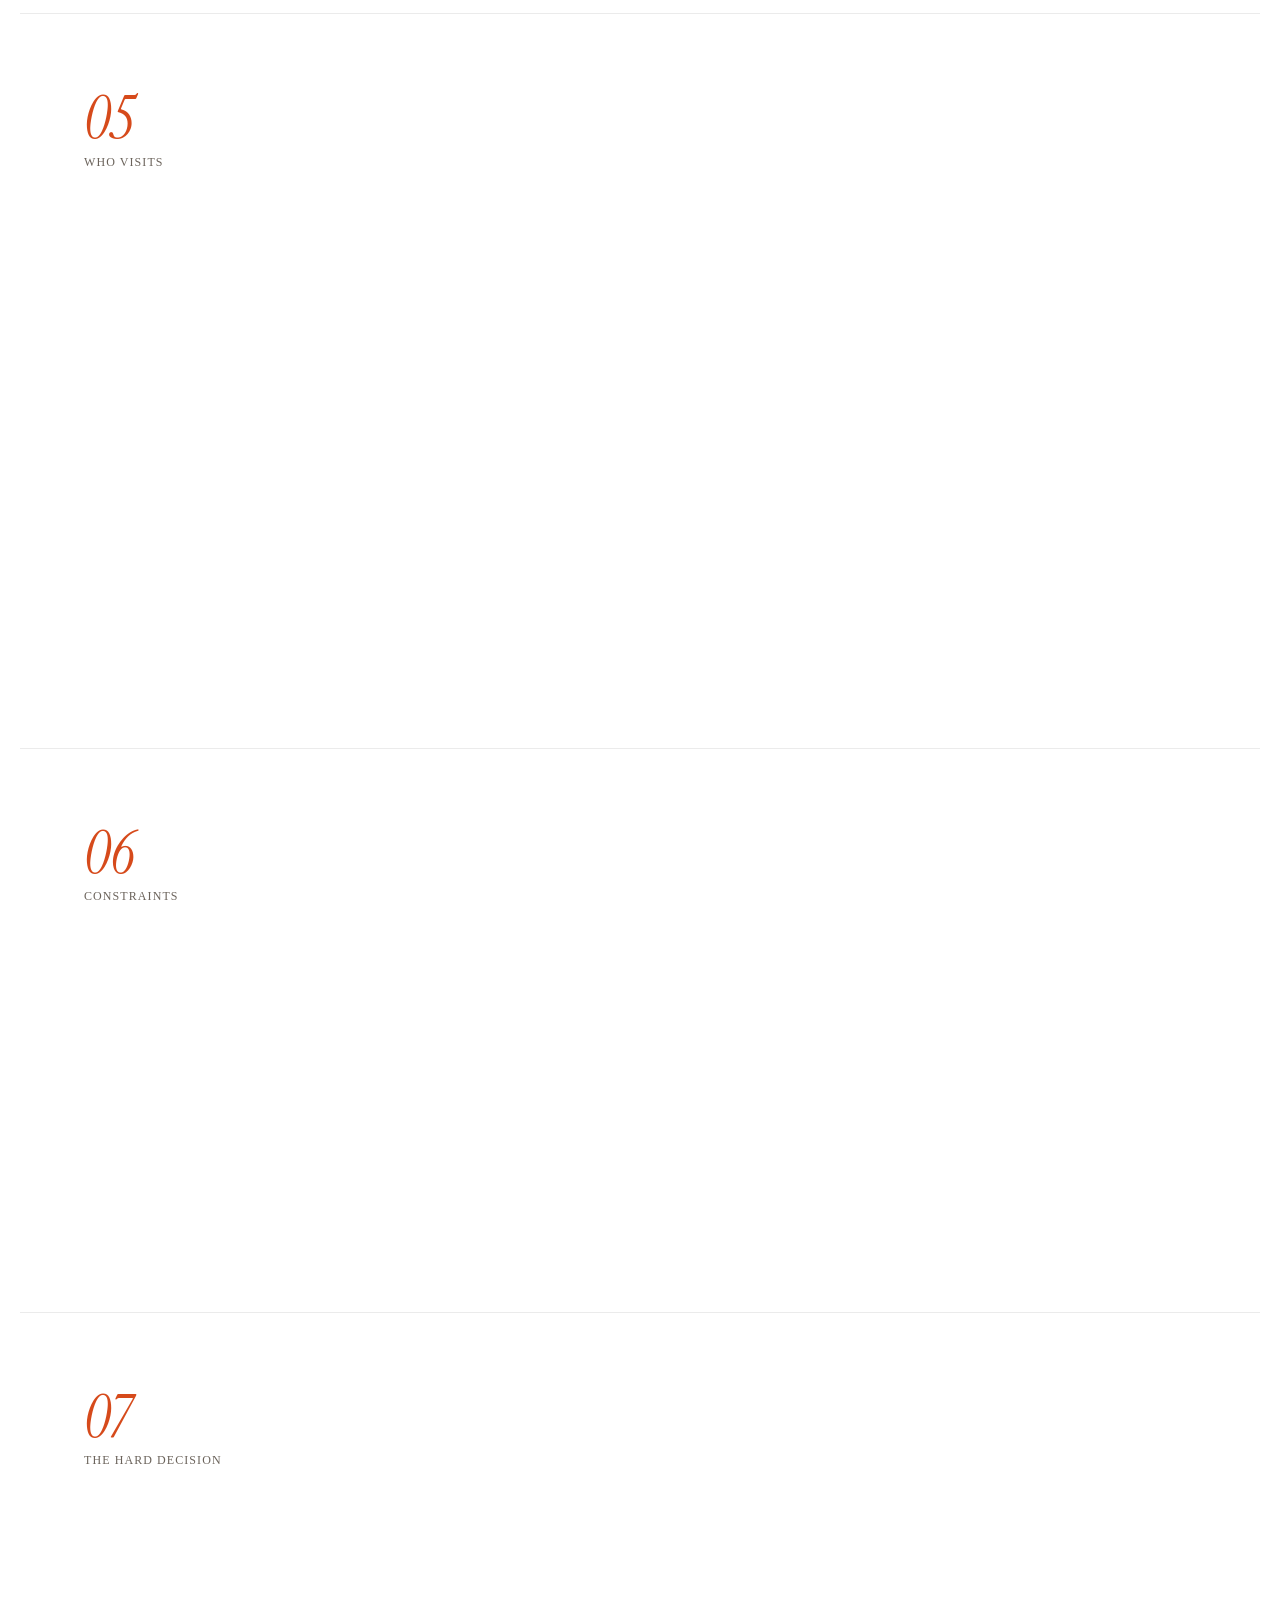
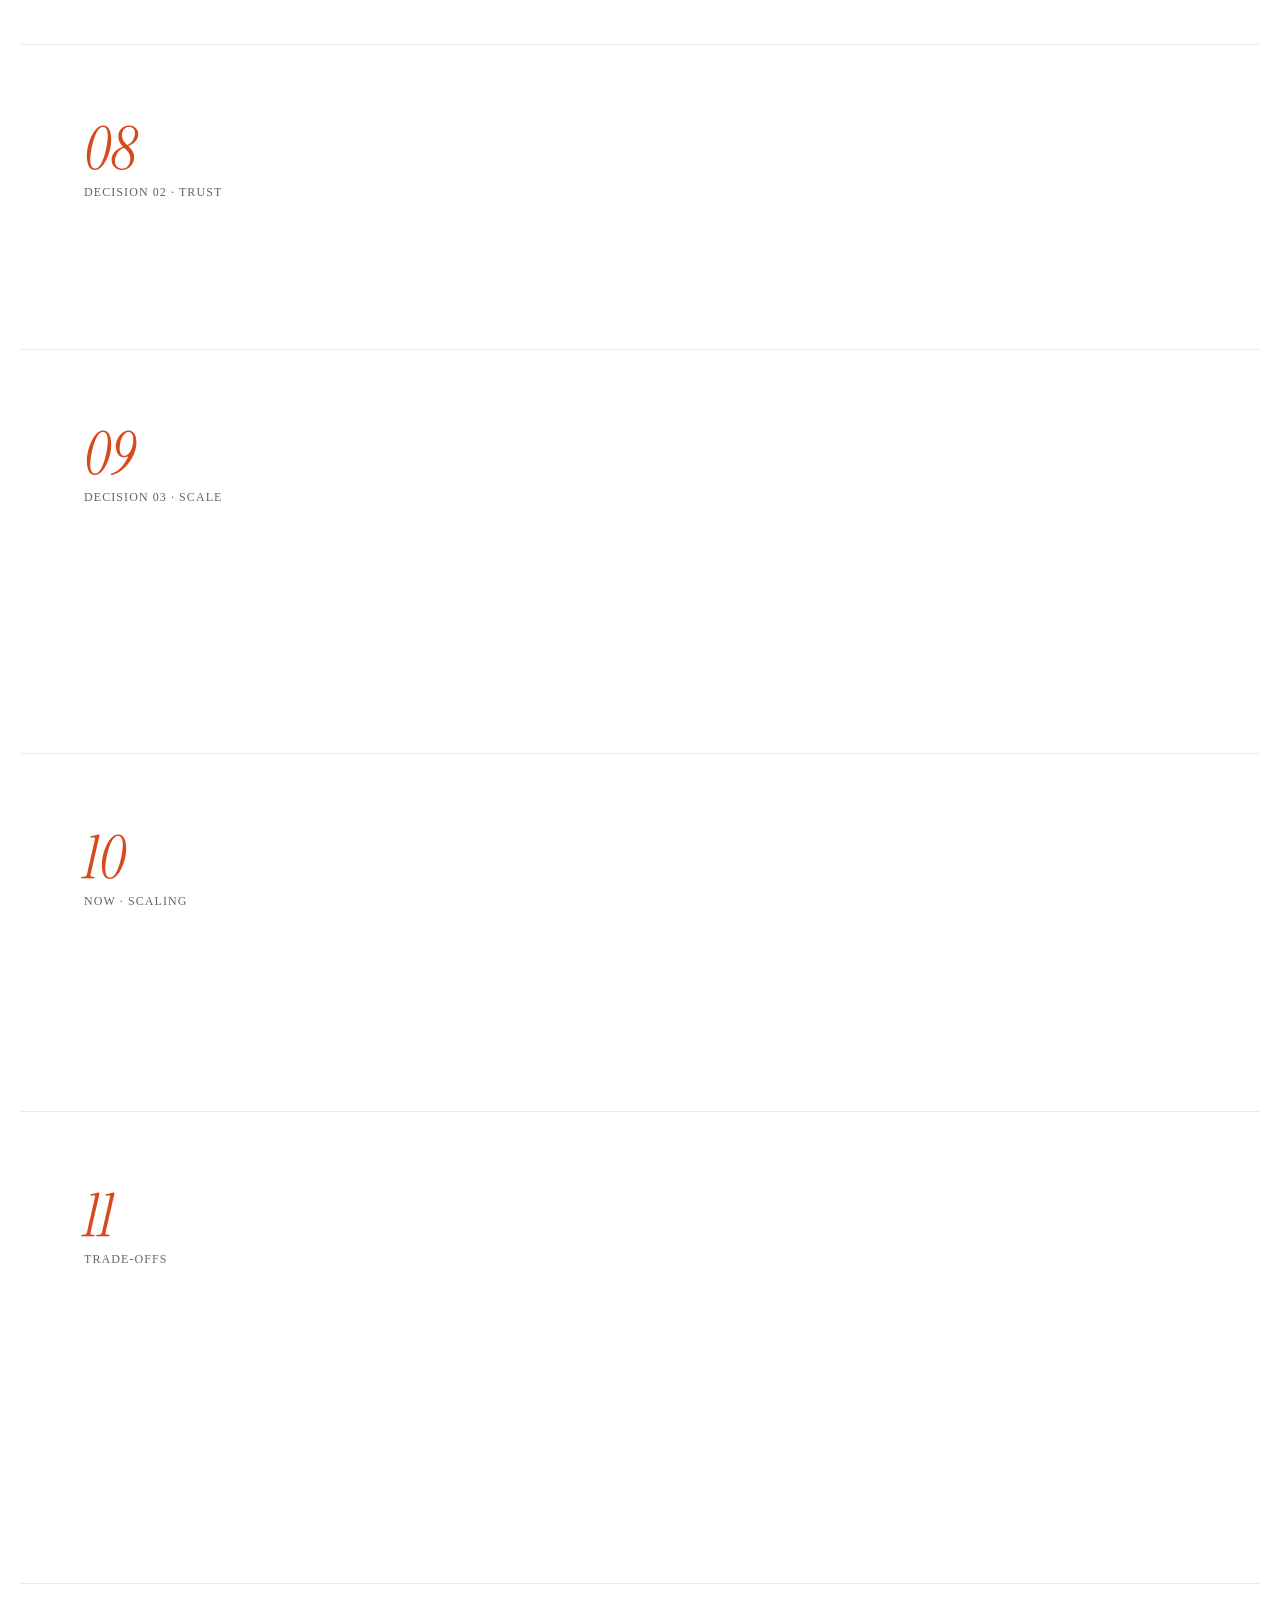
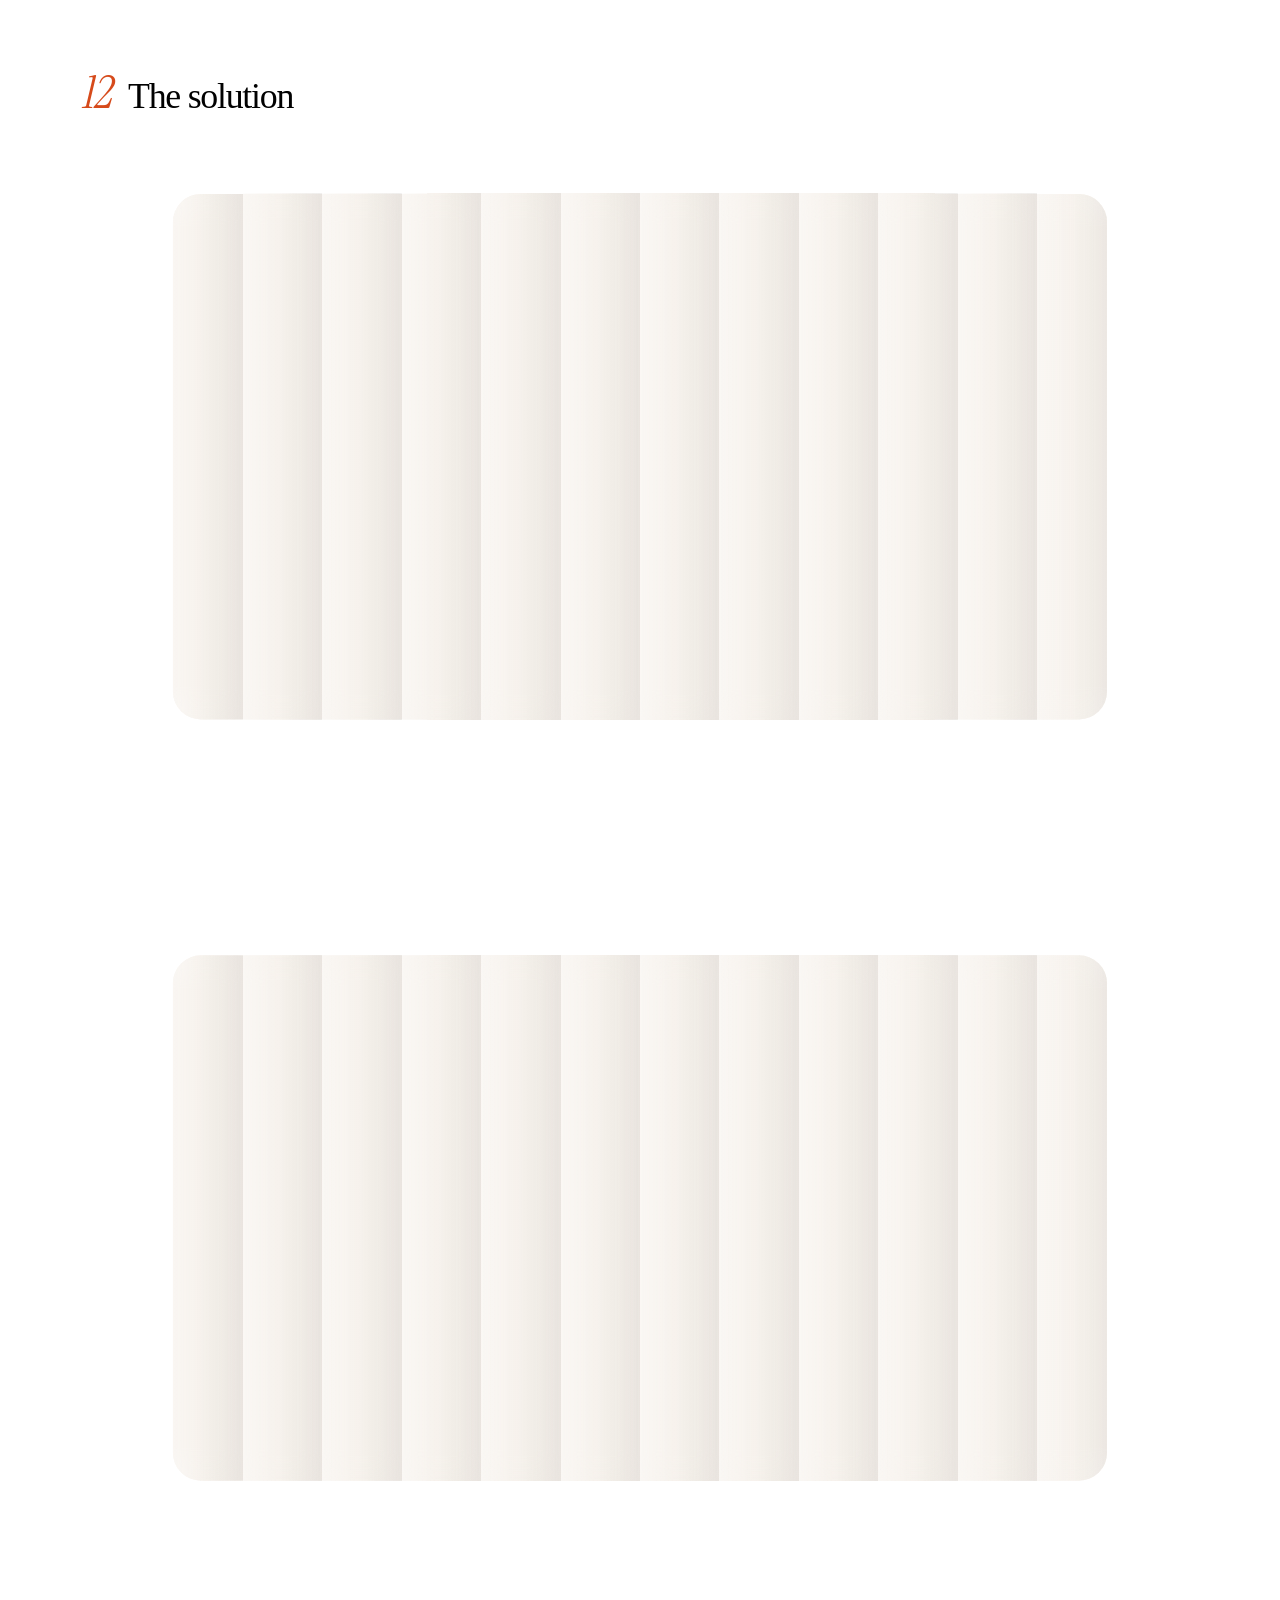
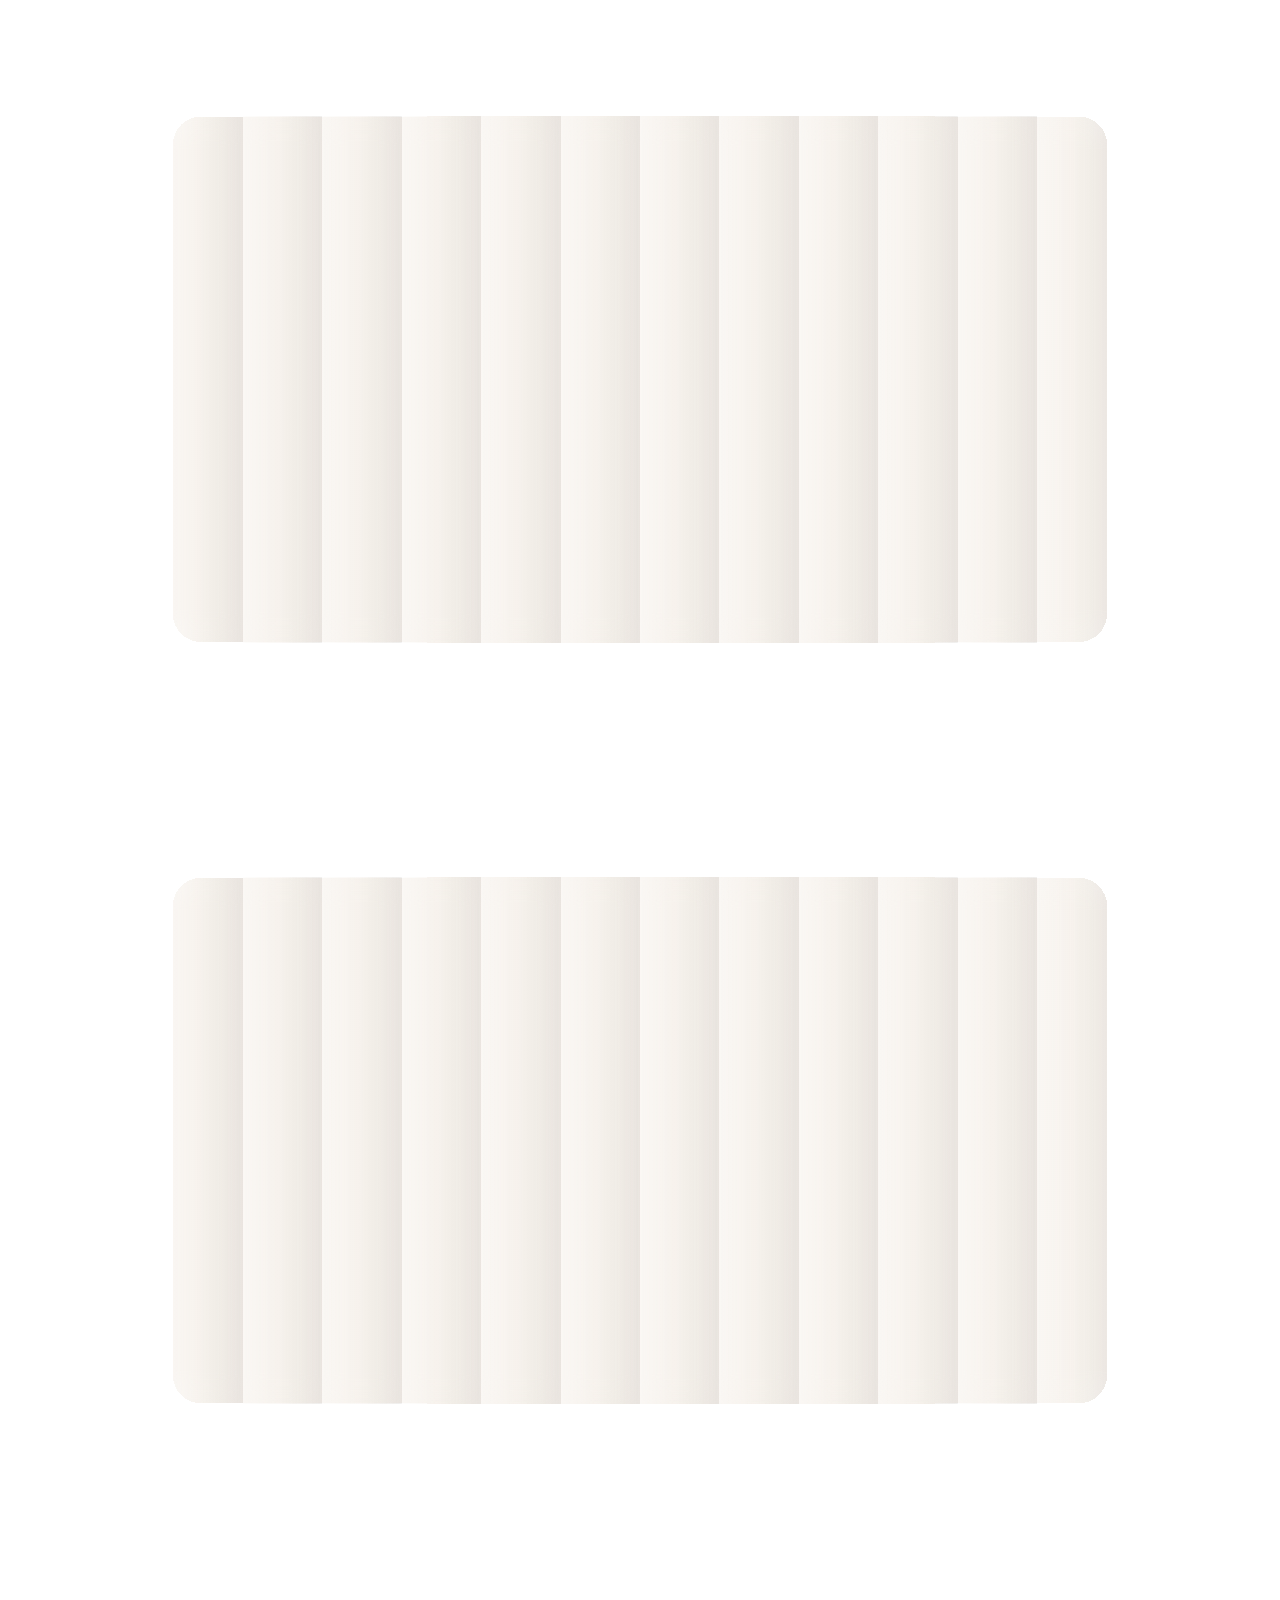
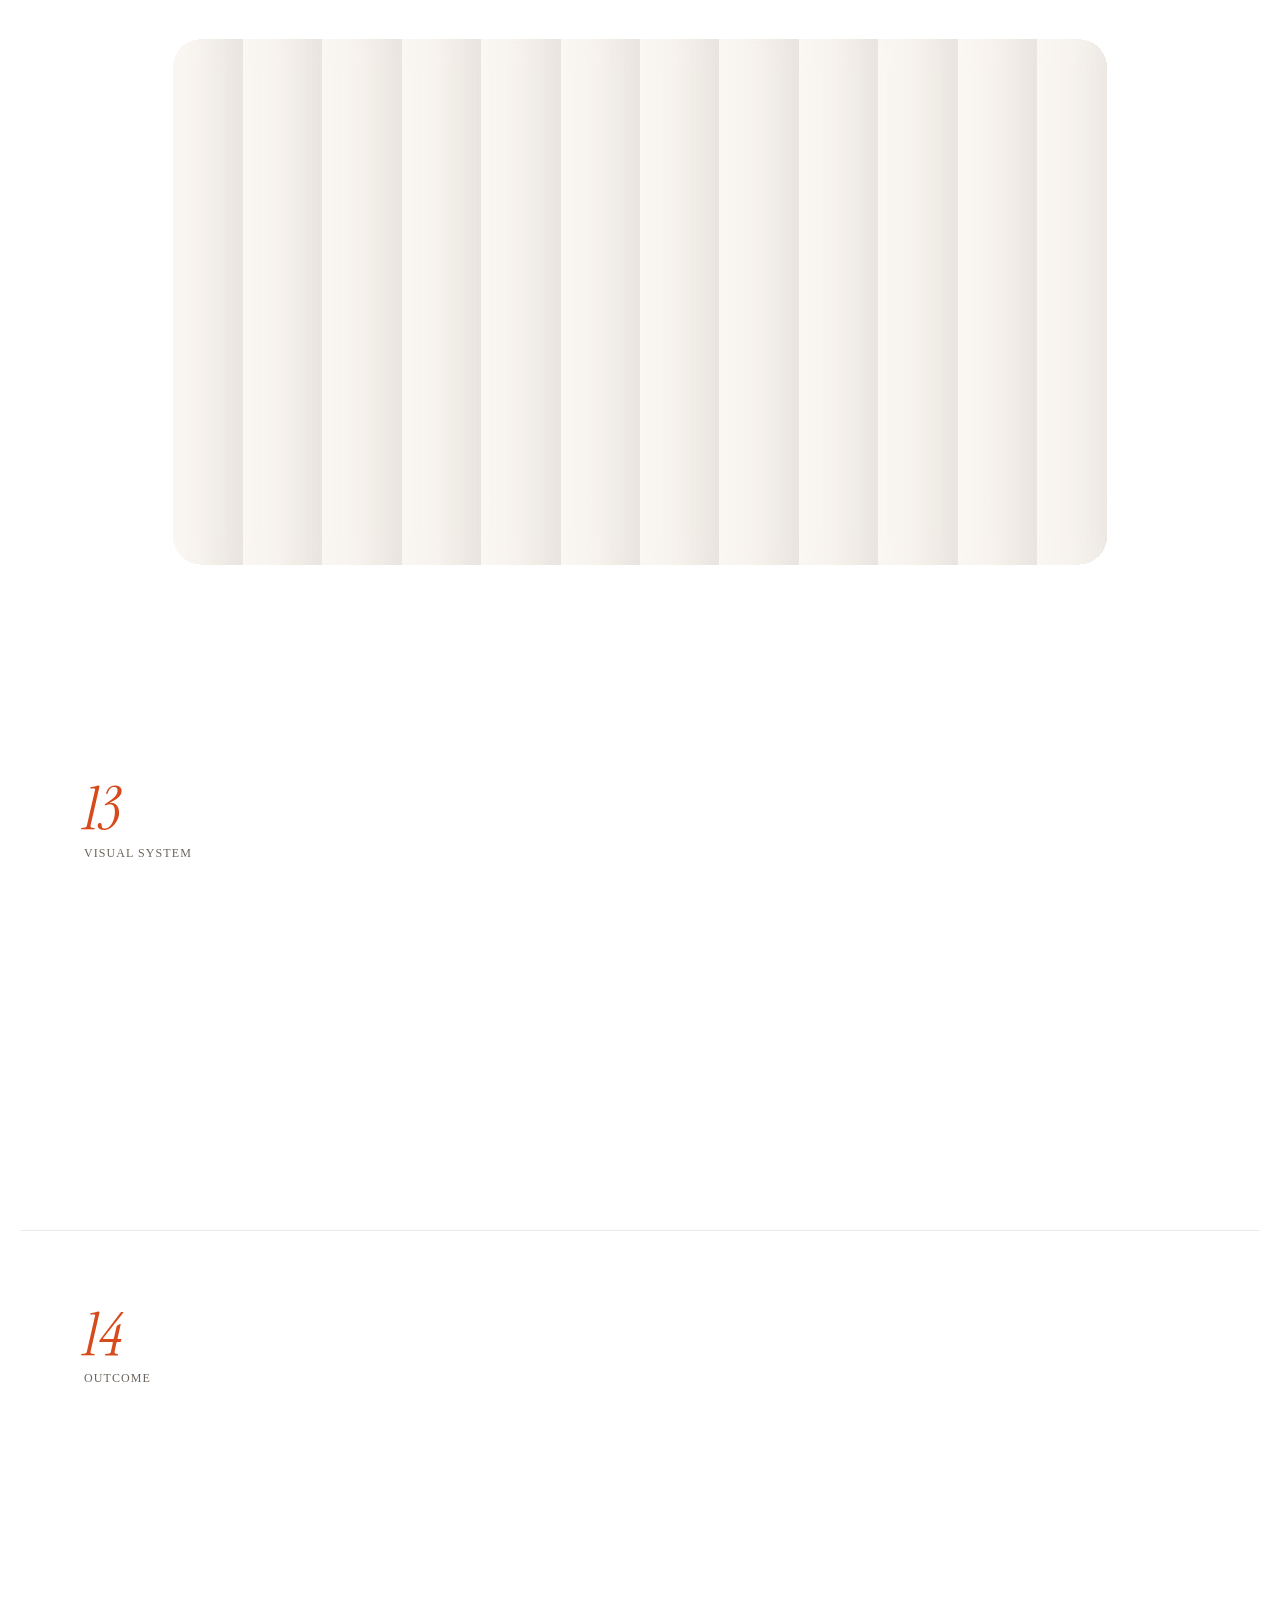
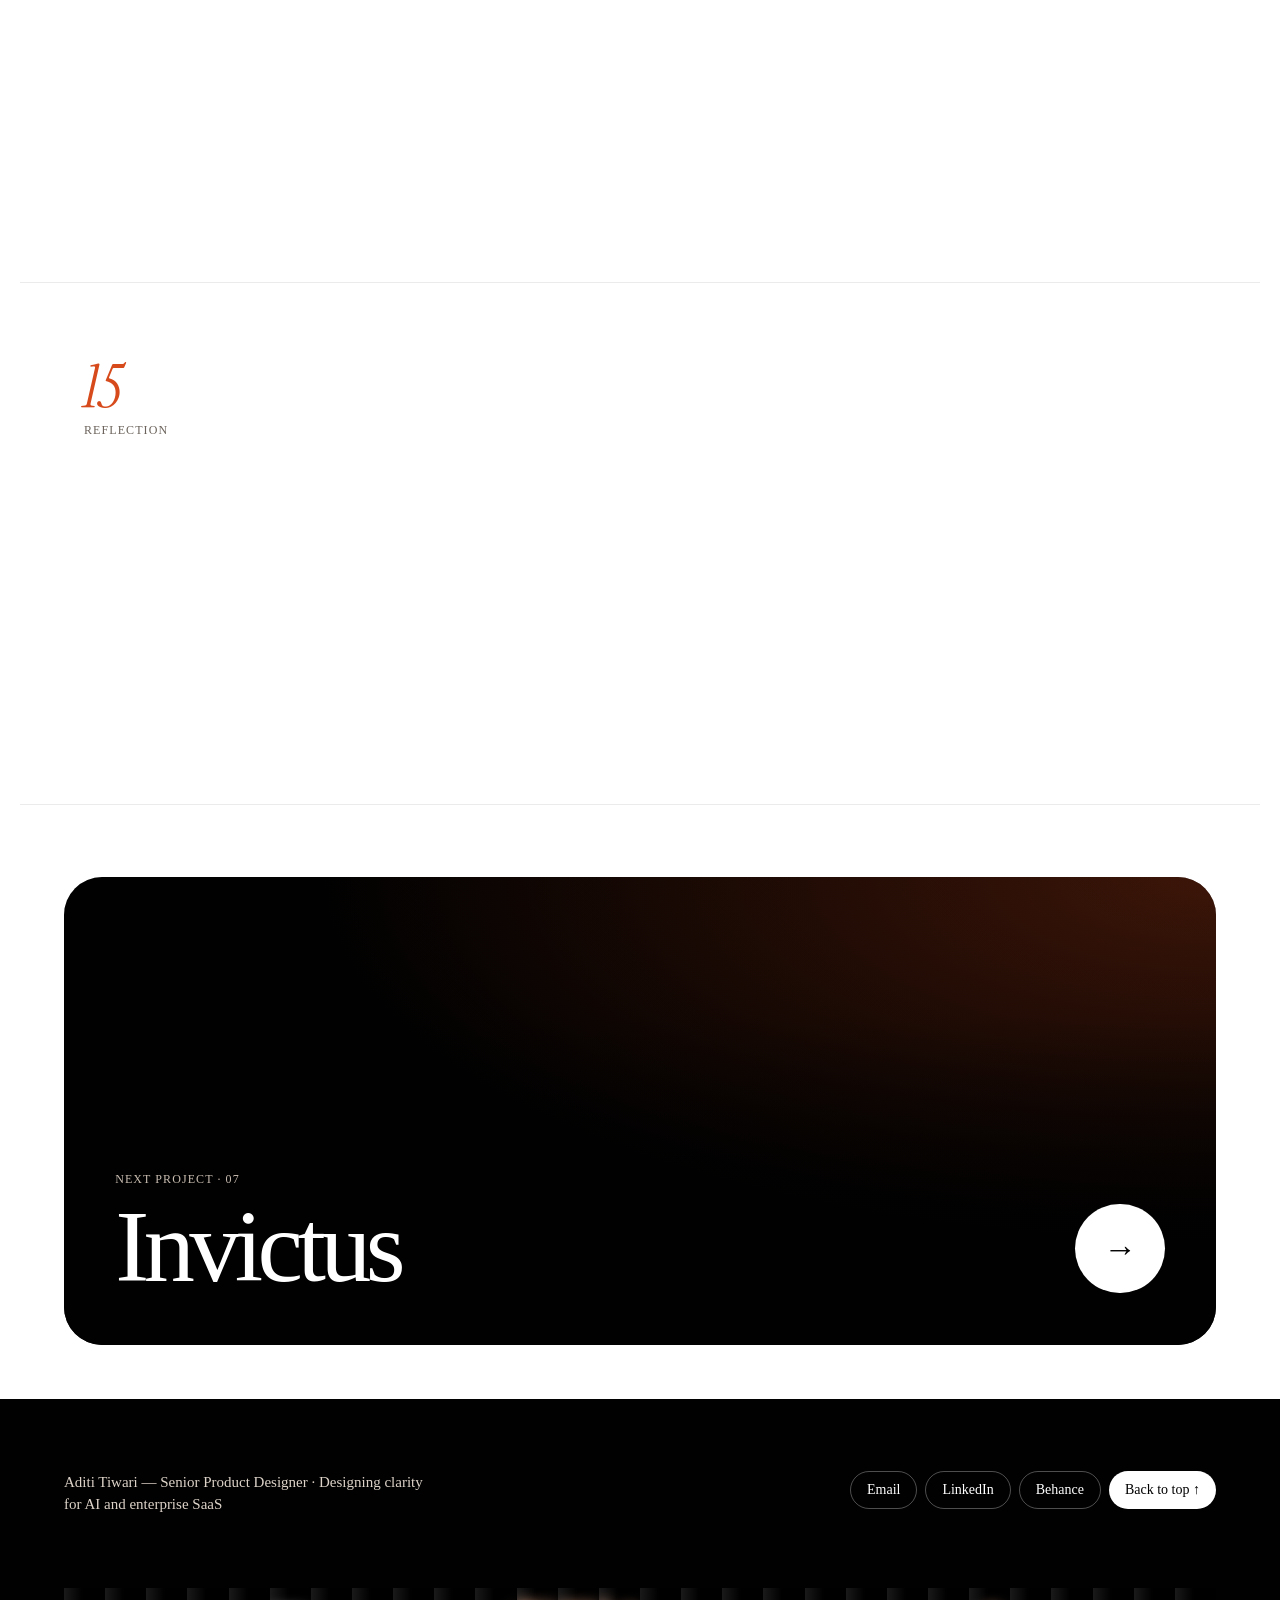
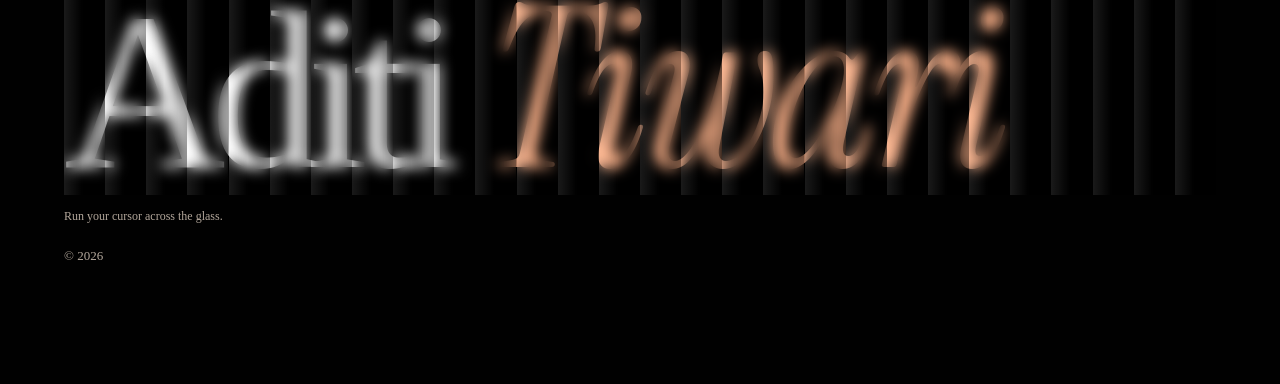
<file: projects/clara.html>
<!DOCTYPE html>
<html lang="en">
<head>
<meta charset="utf-8">
<meta name="viewport" content="width=device-width, initial-scale=1">
<title>Clara AI — Aditi Tiwari</title>
<meta name="description" content="Designing the Clara AI website — explaining a multi-agent AI product to trade contractors.">
<link rel="icon" href="data:image/svg+xml,%3Csvg xmlns='http://www.w3.org/2000/svg' viewBox='0 0 100 100'%3E%3Crect width='100' height='100' fill='%23D64A1B'/%3E%3Ctext x='50' y='62' text-anchor='middle' font-family='Georgia,serif' font-style='italic' font-size='38' fill='%23FFFFFF'%3Eat%3C/text%3E%3C/svg%3E">
<link rel="stylesheet" href="../assets/css/app.css">
<script>window.__BASE__="../";if(!location.hash||location.hash==="#"||location.hash==="#/"){history.replaceState(null,"","#/case/clara");}</script>
</head>
<body>
<div id="app"></div>
<script src="../assets/js/data.js"></script>
<script src="../assets/js/app.js"></script>
<script src="../assets/js/screens.js"></script>
<script src="../assets/js/engine.js"></script>
</body>
</html>
</file>
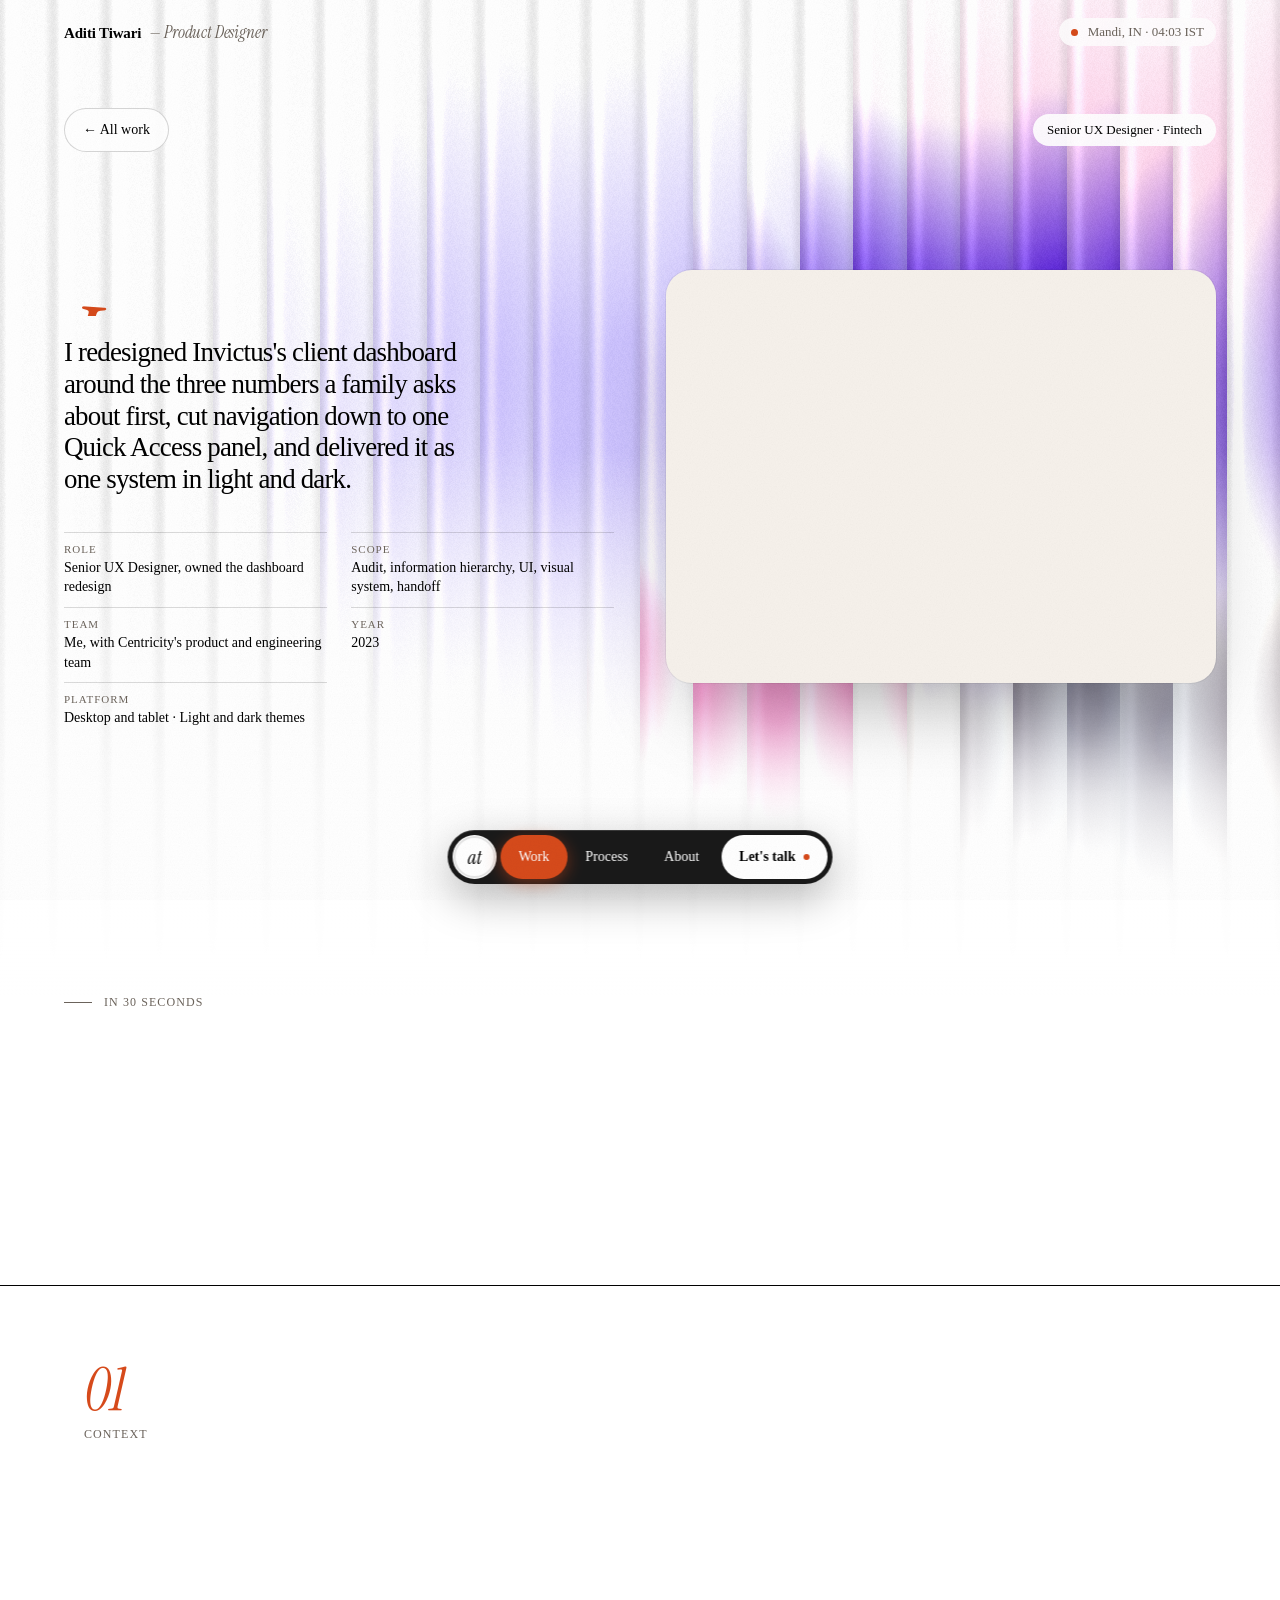
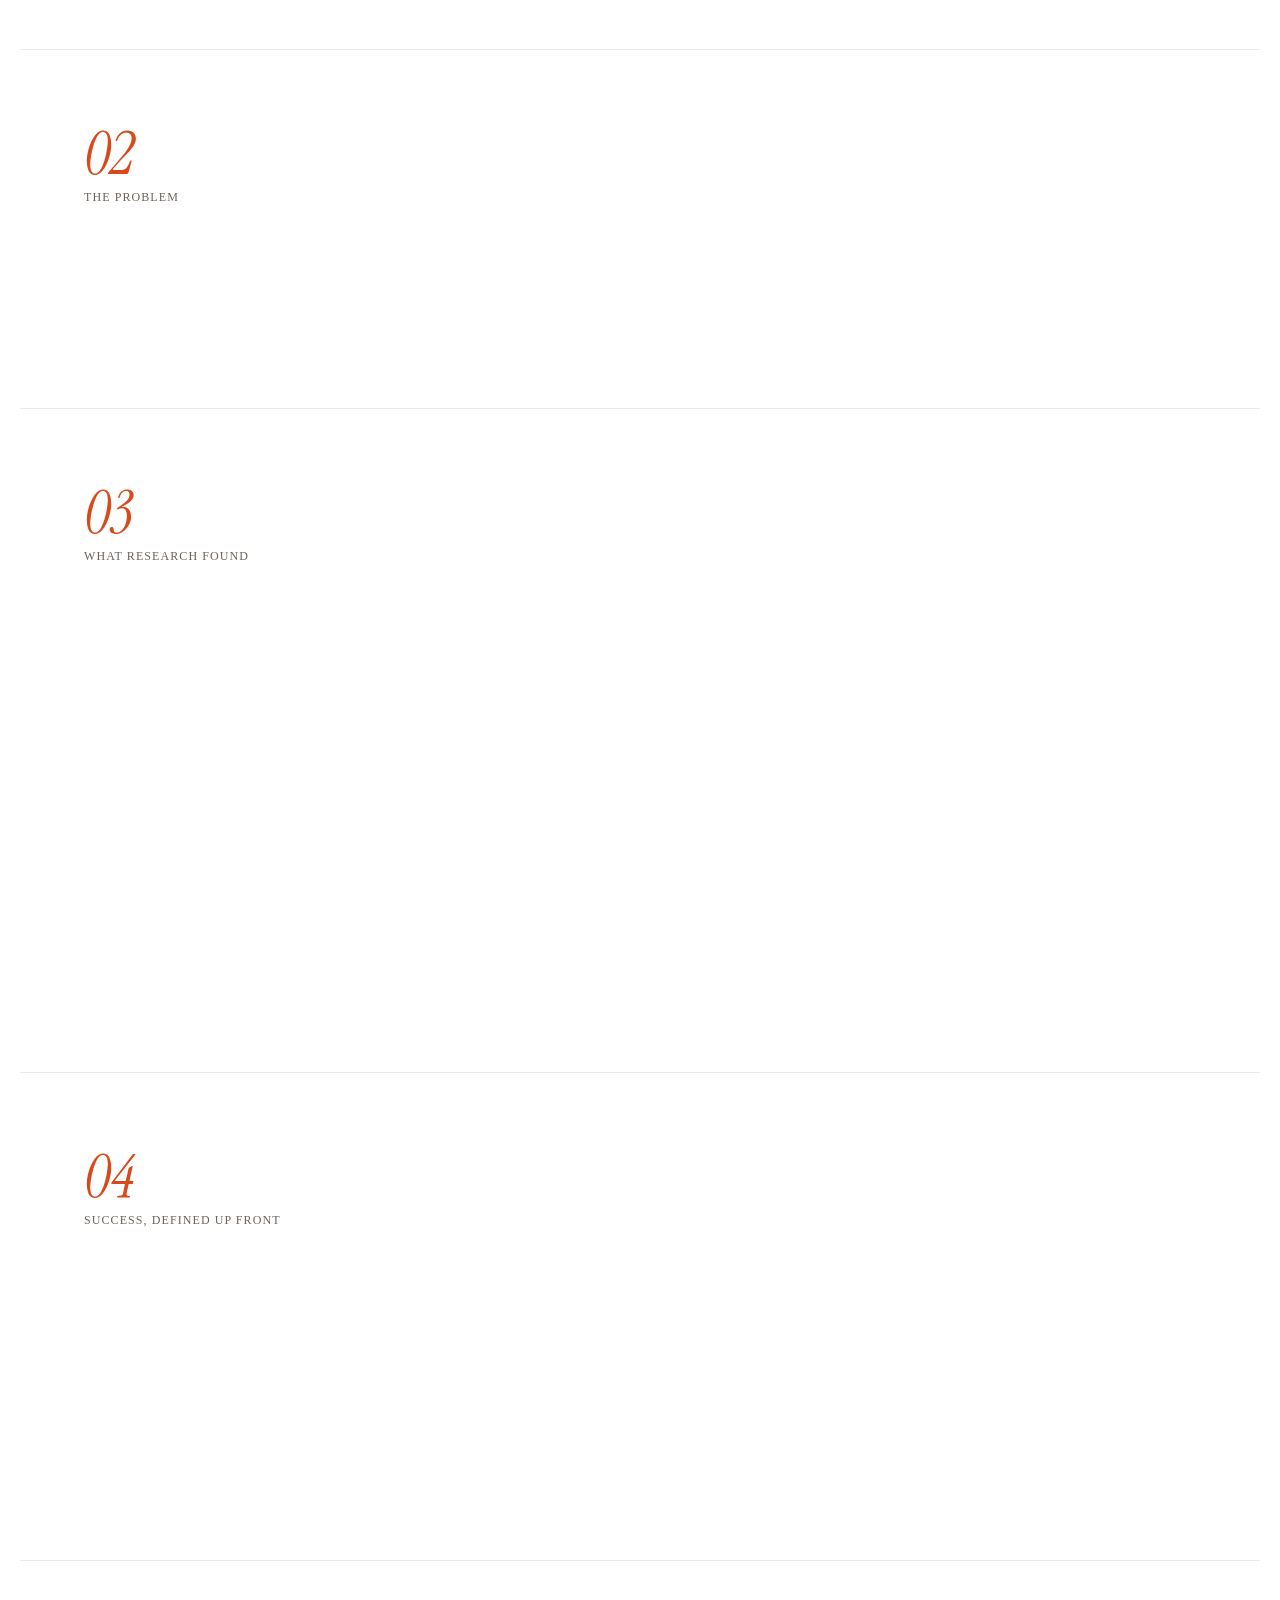
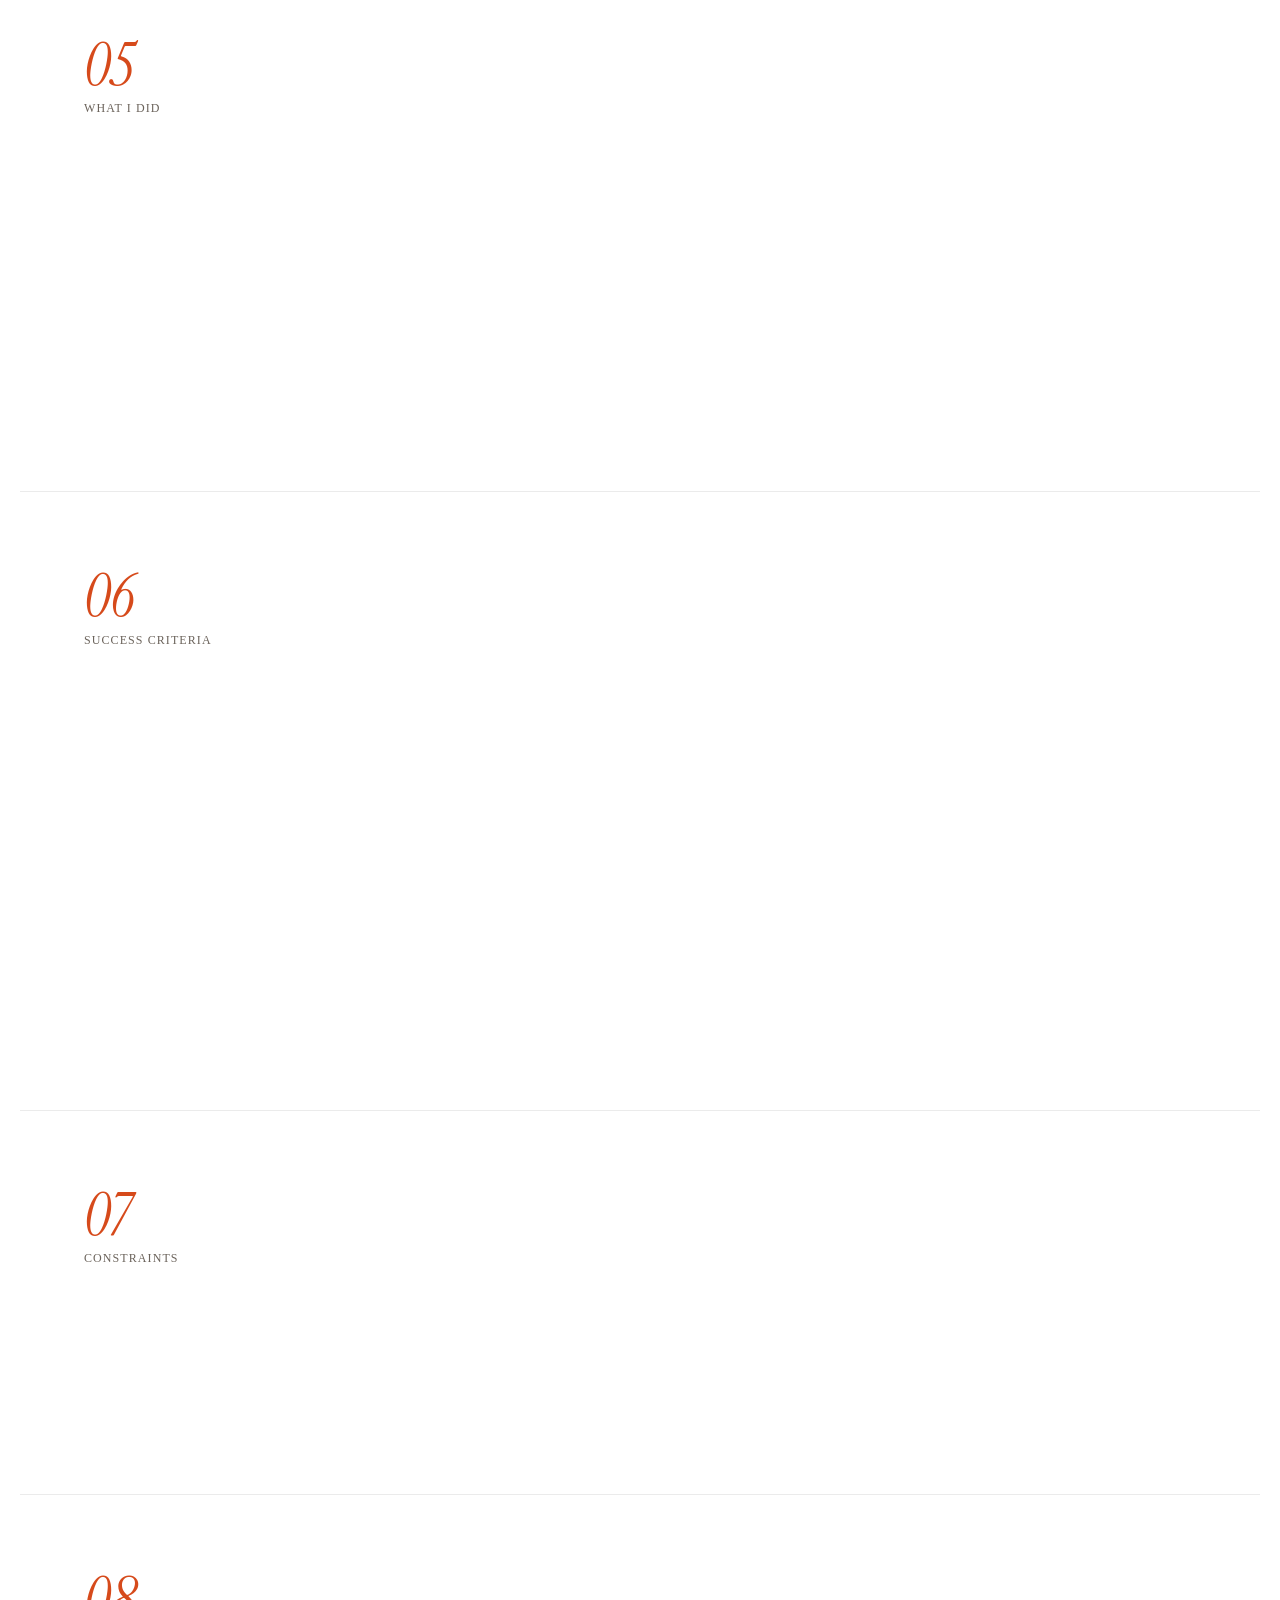
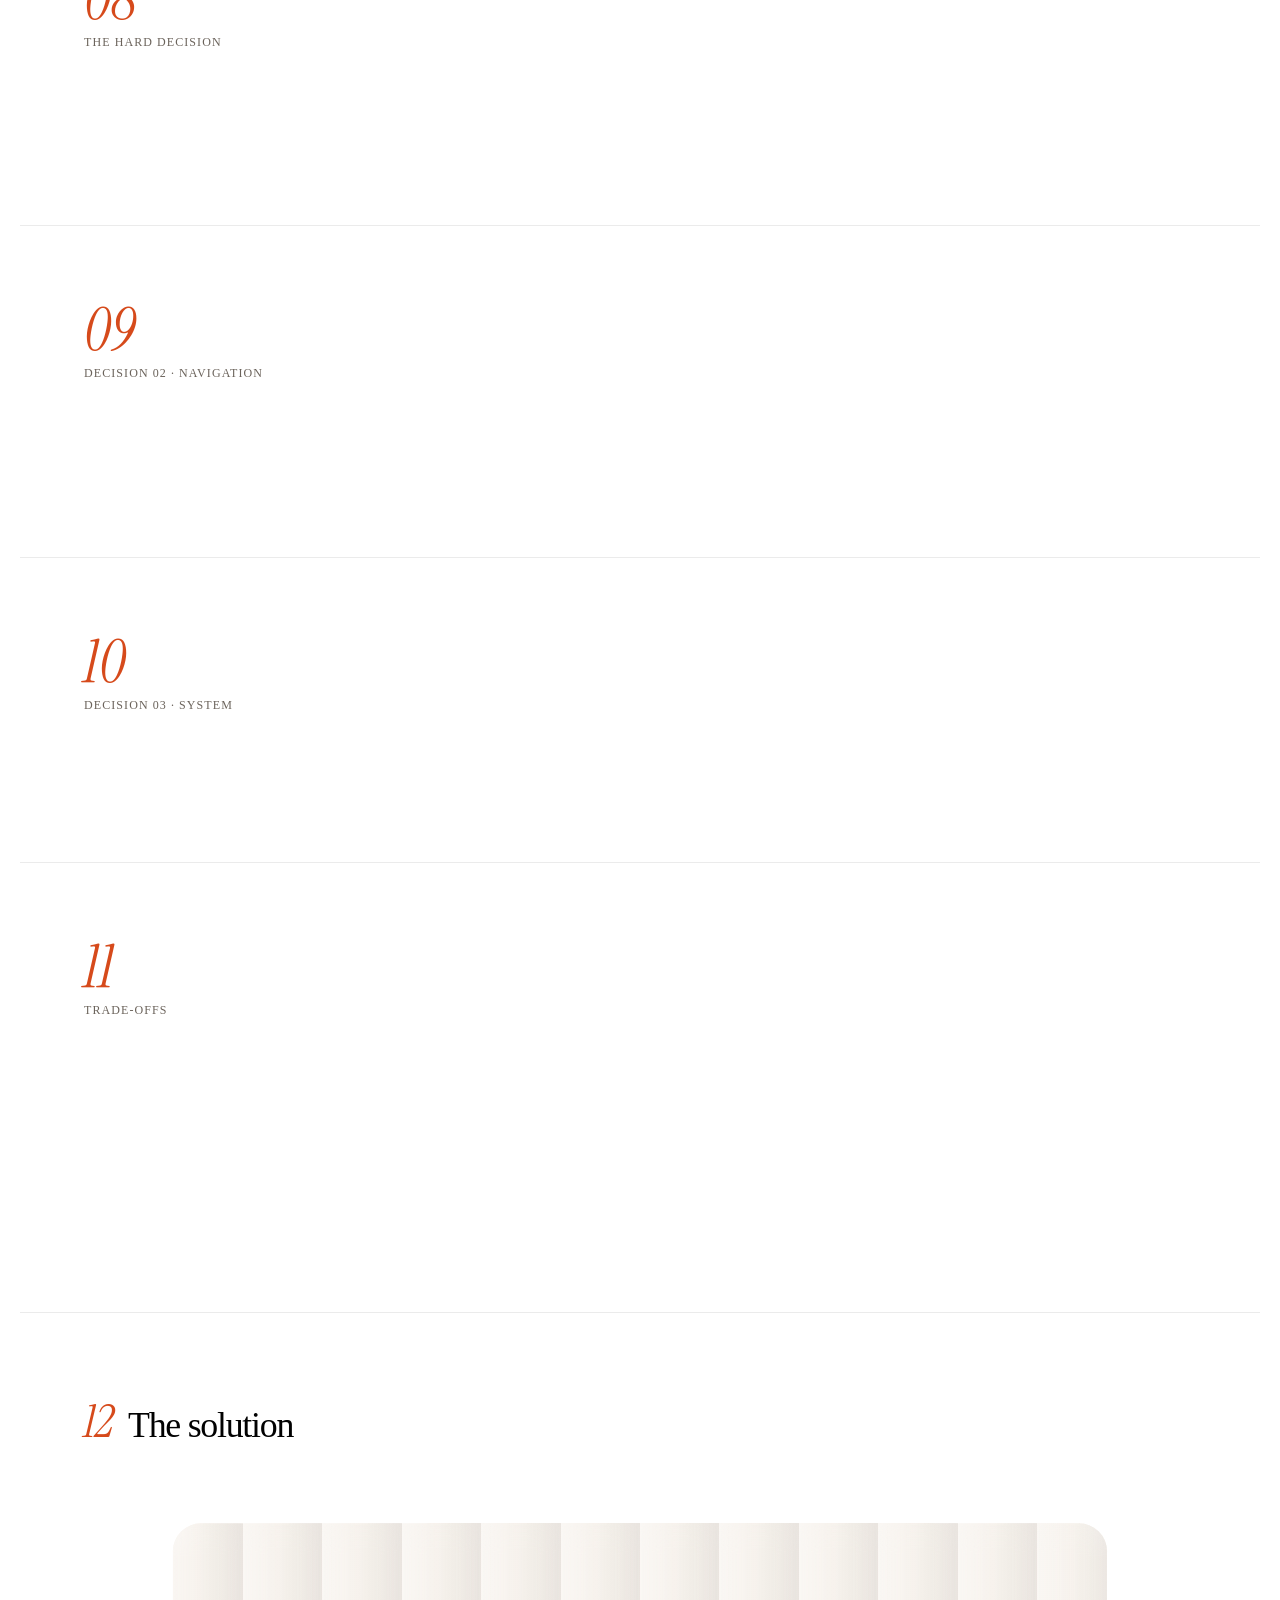
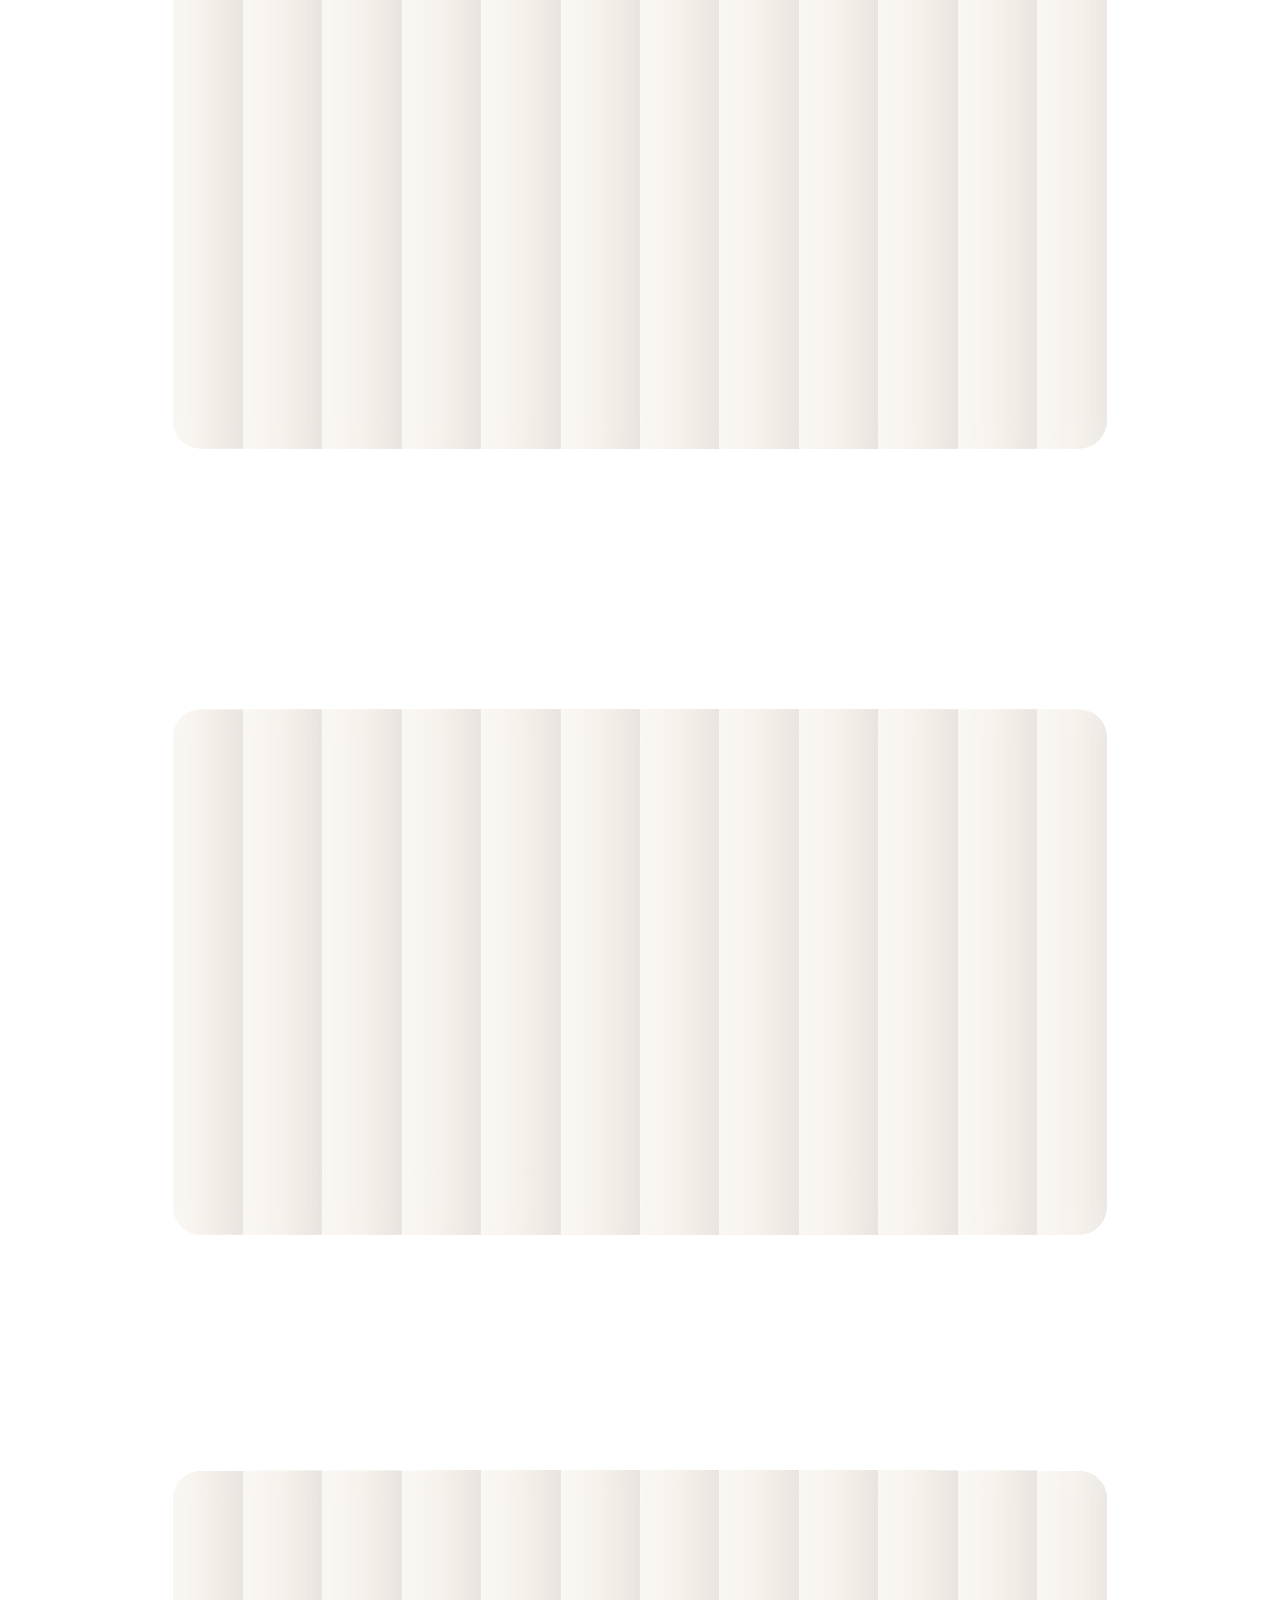
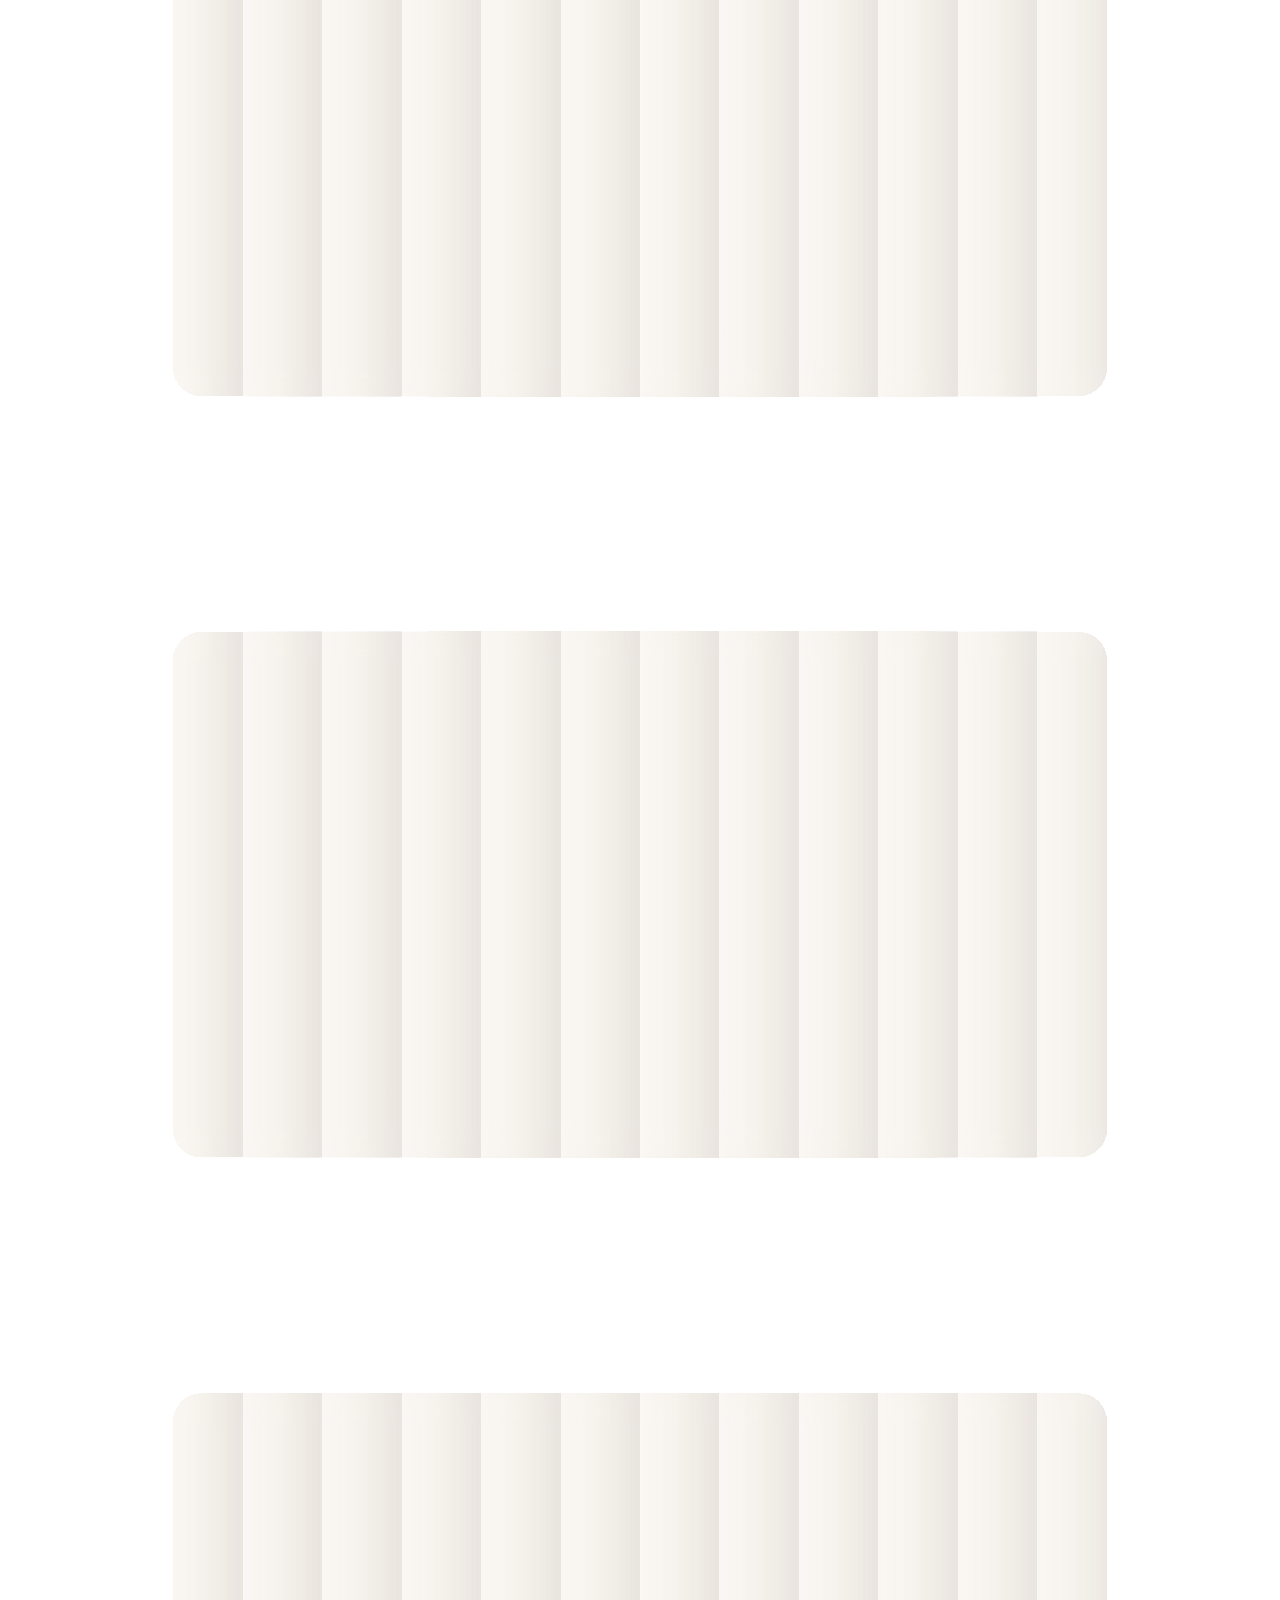
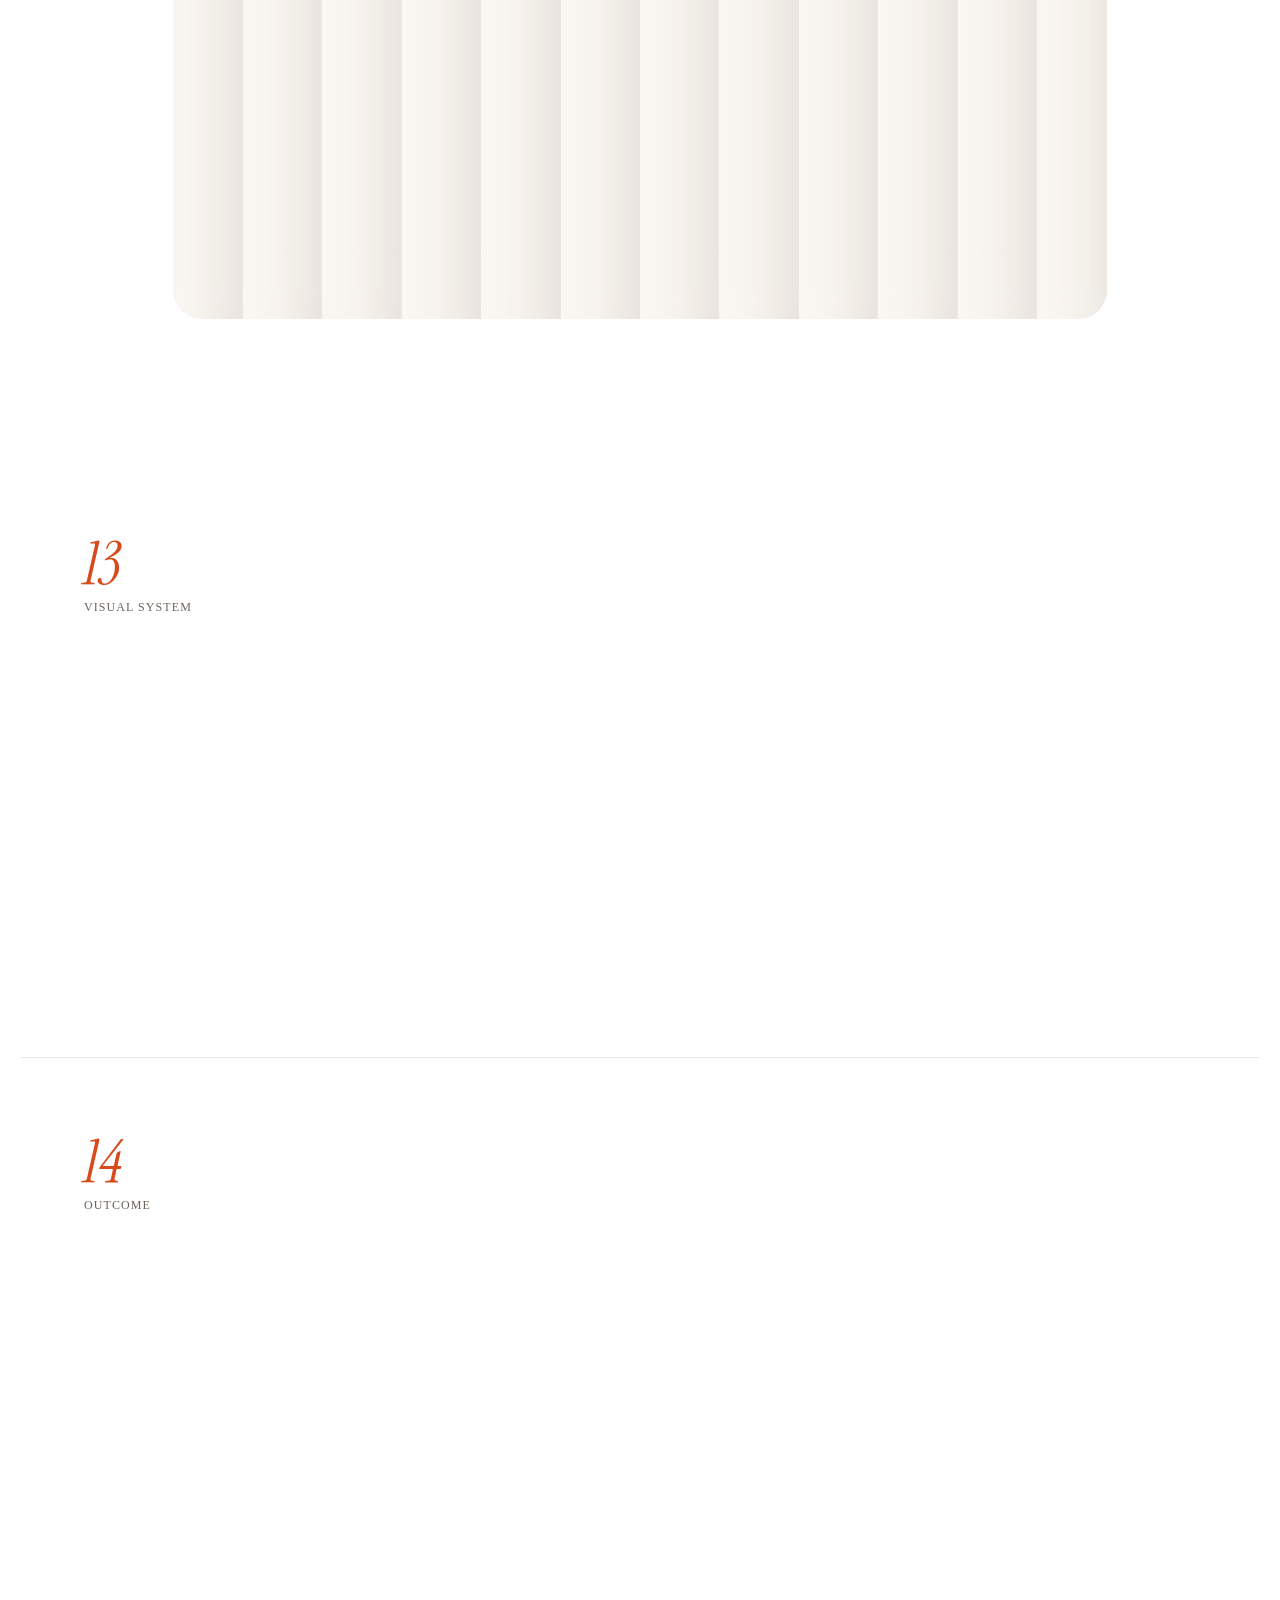
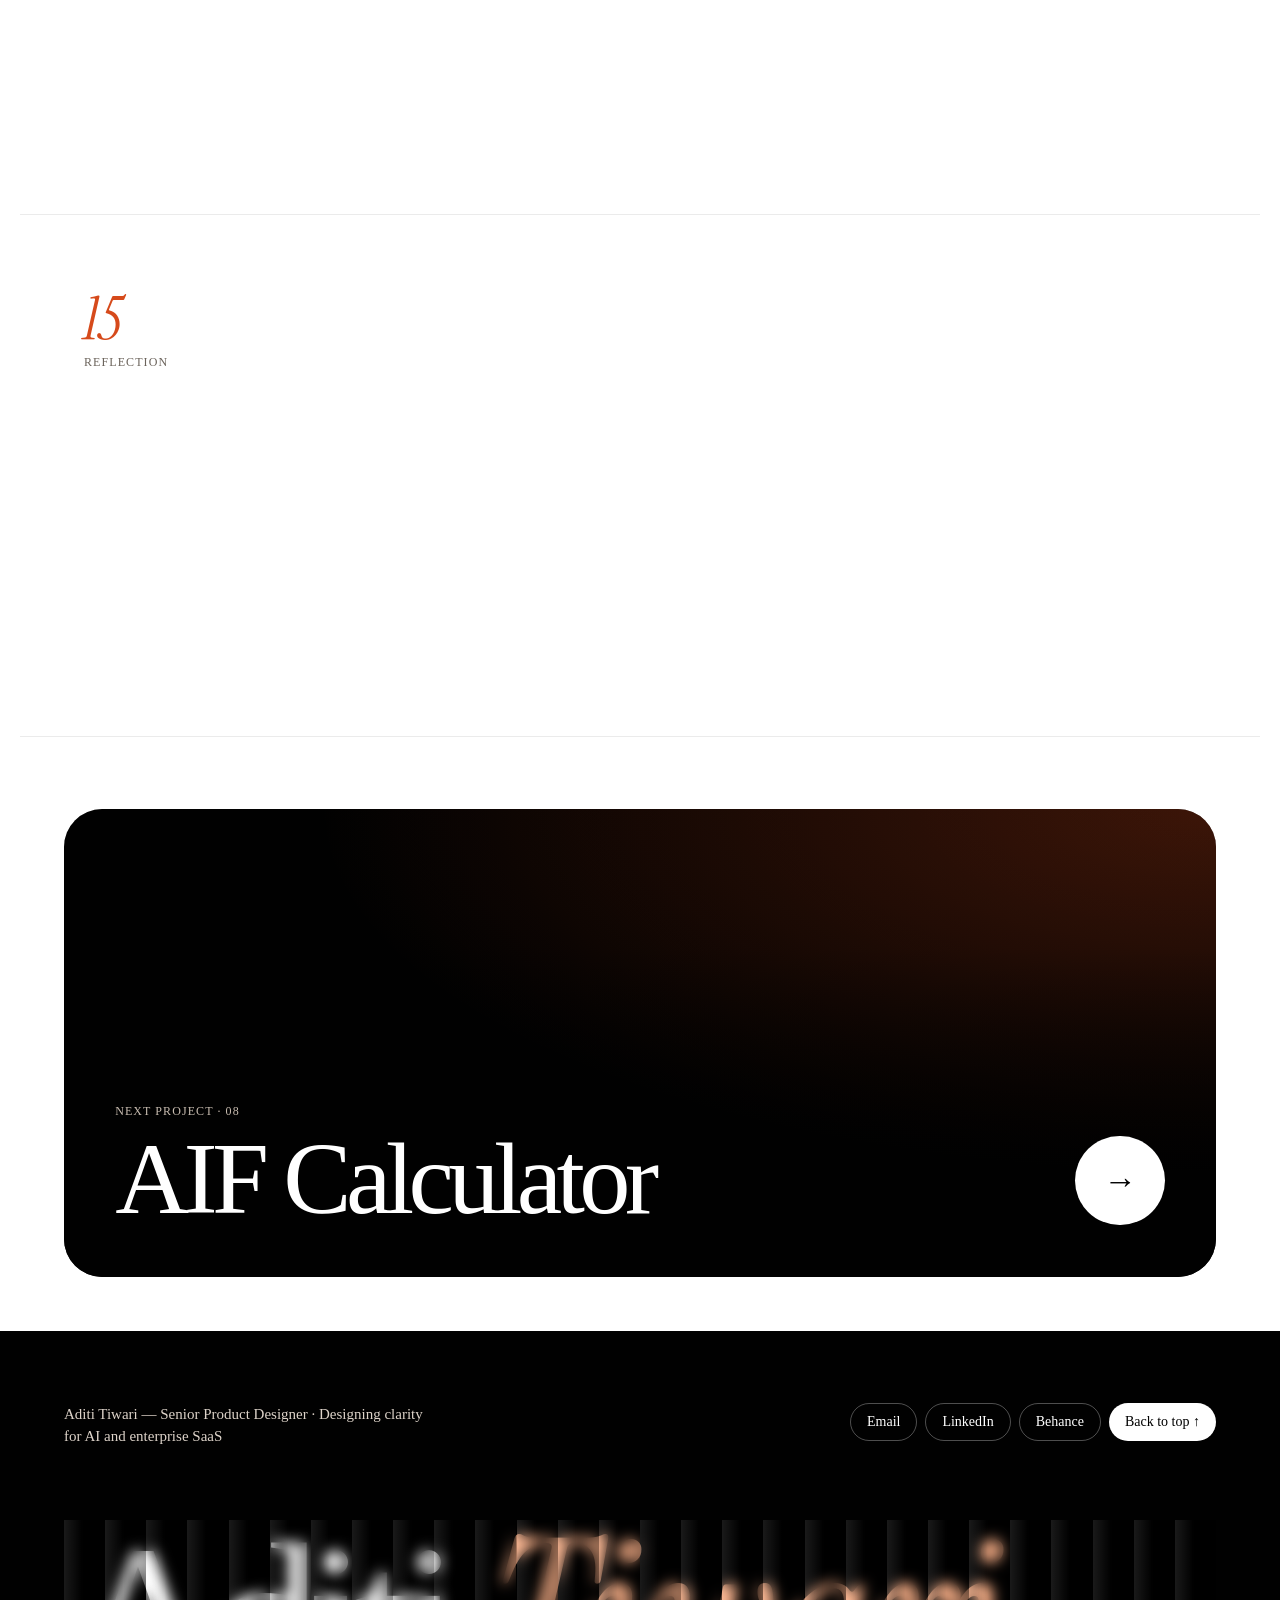
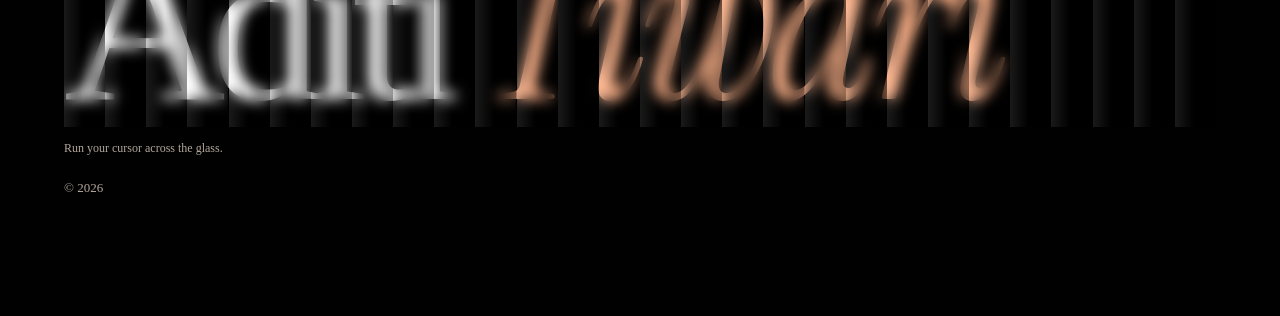
<file: projects/invictus.html>
<!DOCTYPE html>
<html lang="en">
<head>
<meta charset="utf-8">
<meta name="viewport" content="width=device-width, initial-scale=1">
<title>Invictus — Aditi Tiwari</title>
<meta name="description" content="Redesigning Invictus's wealth dashboard around the three numbers a family asks first.">
<link rel="icon" href="data:image/svg+xml,%3Csvg xmlns='http://www.w3.org/2000/svg' viewBox='0 0 100 100'%3E%3Crect width='100' height='100' fill='%23D64A1B'/%3E%3Ctext x='50' y='62' text-anchor='middle' font-family='Georgia,serif' font-style='italic' font-size='38' fill='%23FFFFFF'%3Eat%3C/text%3E%3C/svg%3E">
<link rel="stylesheet" href="../assets/css/app.css">
<script>window.__BASE__="../";if(!location.hash||location.hash==="#"||location.hash==="#/"){history.replaceState(null,"","#/case/invictus");}</script>
</head>
<body>
<div id="app"></div>
<script src="../assets/js/data.js"></script>
<script src="../assets/js/app.js"></script>
<script src="../assets/js/screens.js"></script>
<script src="../assets/js/engine.js"></script>
</body>
</html>
</file>
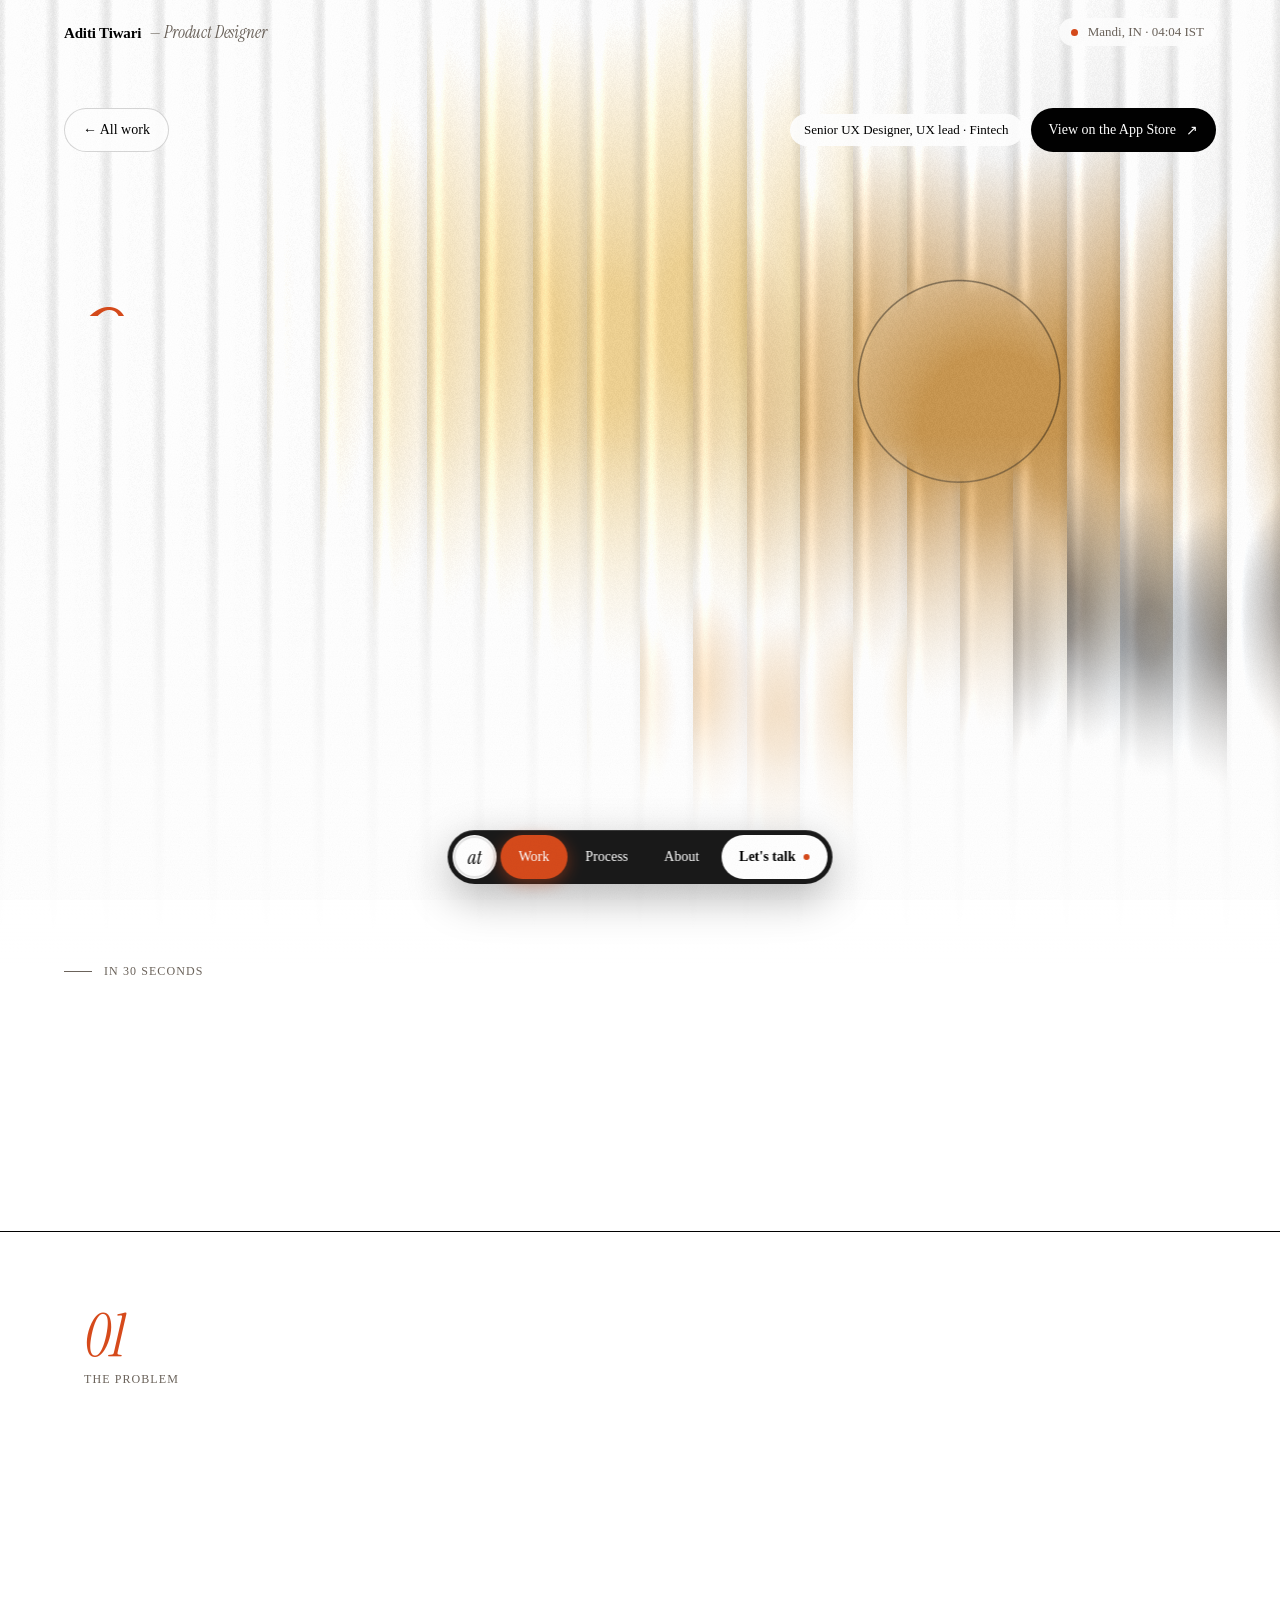
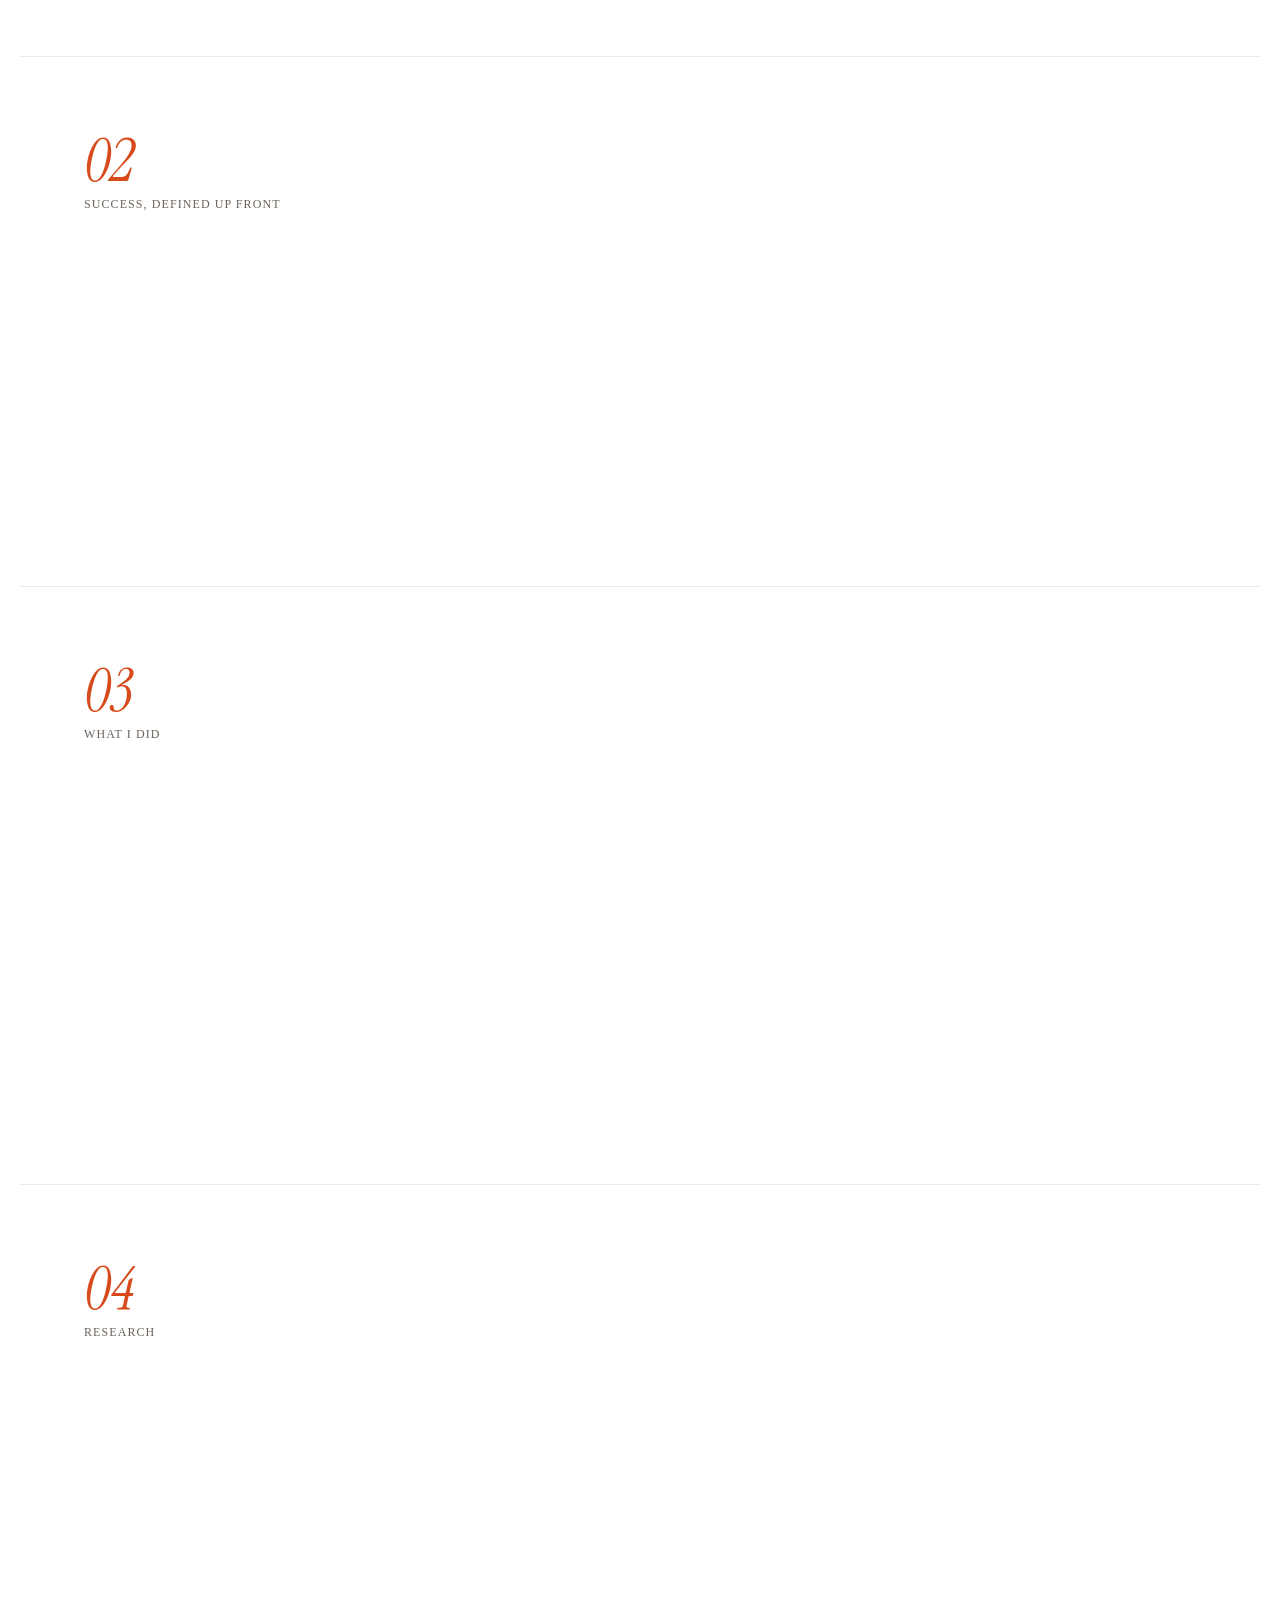
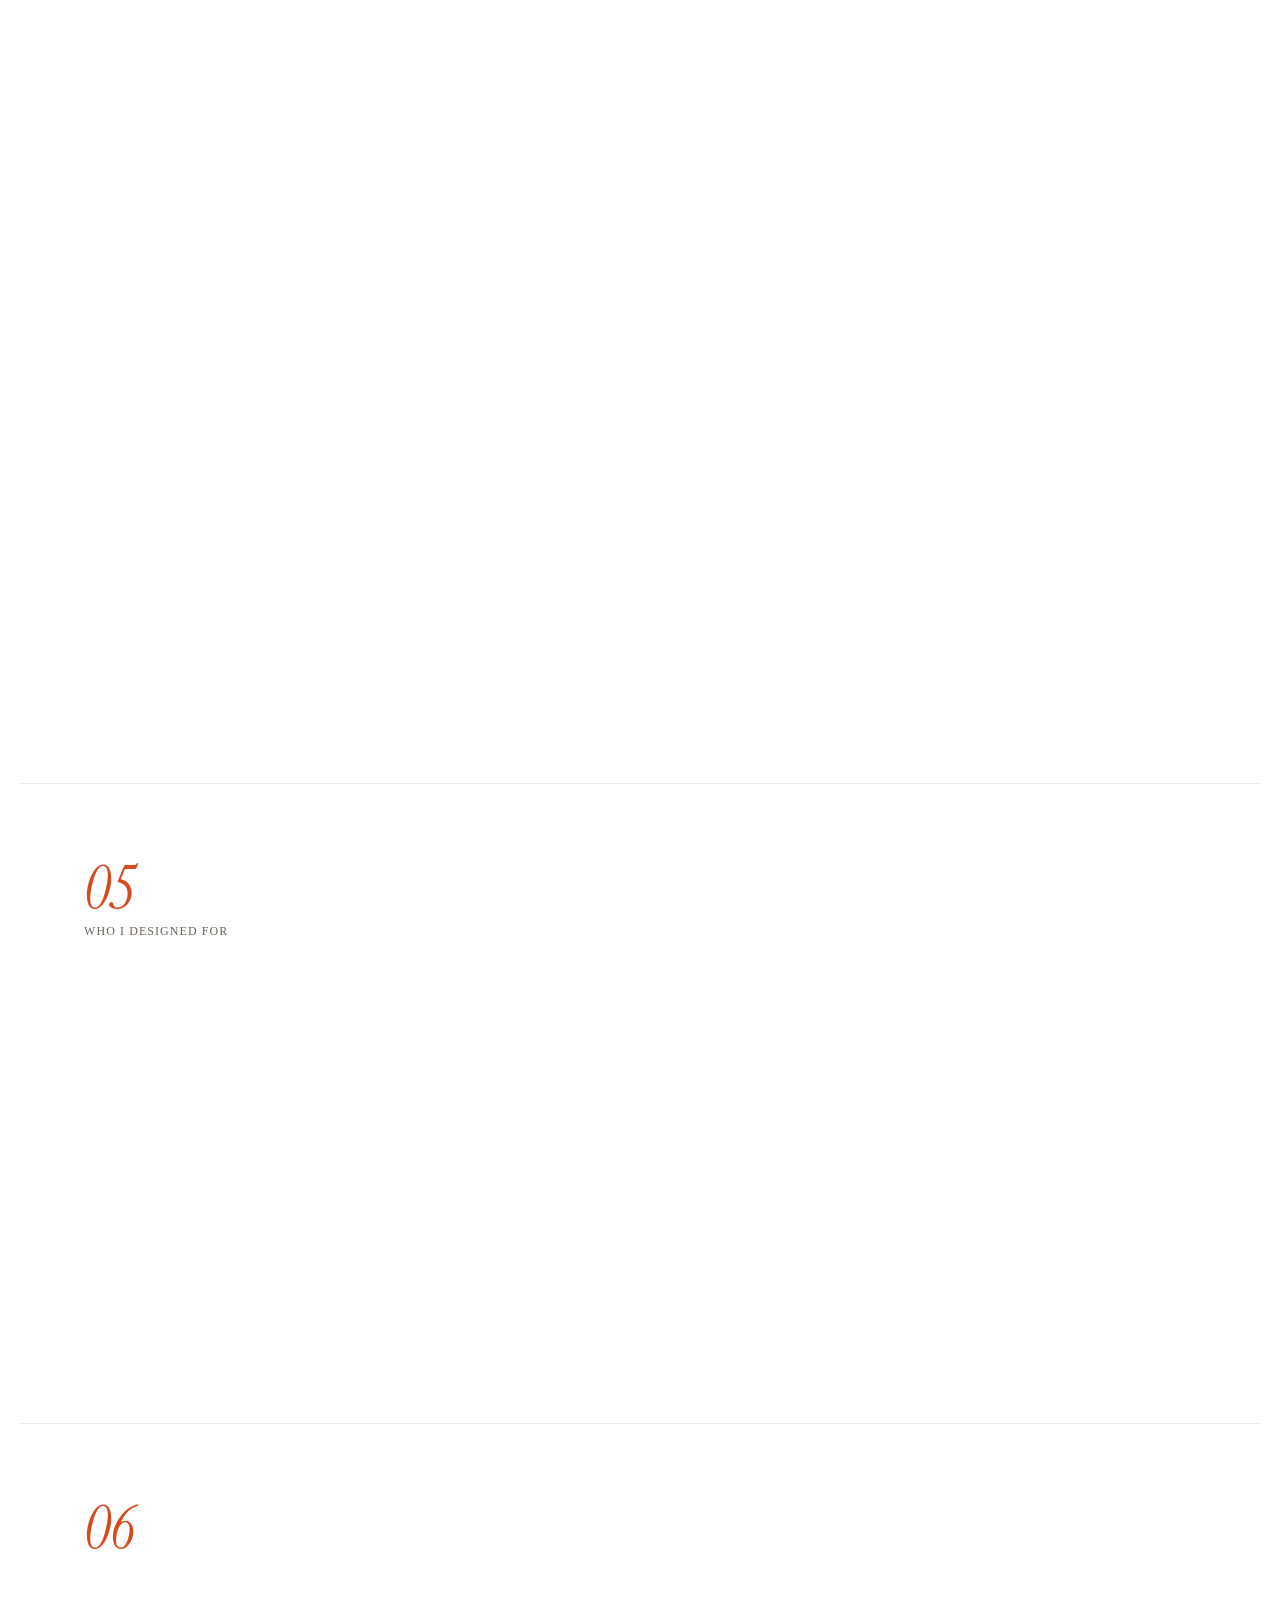
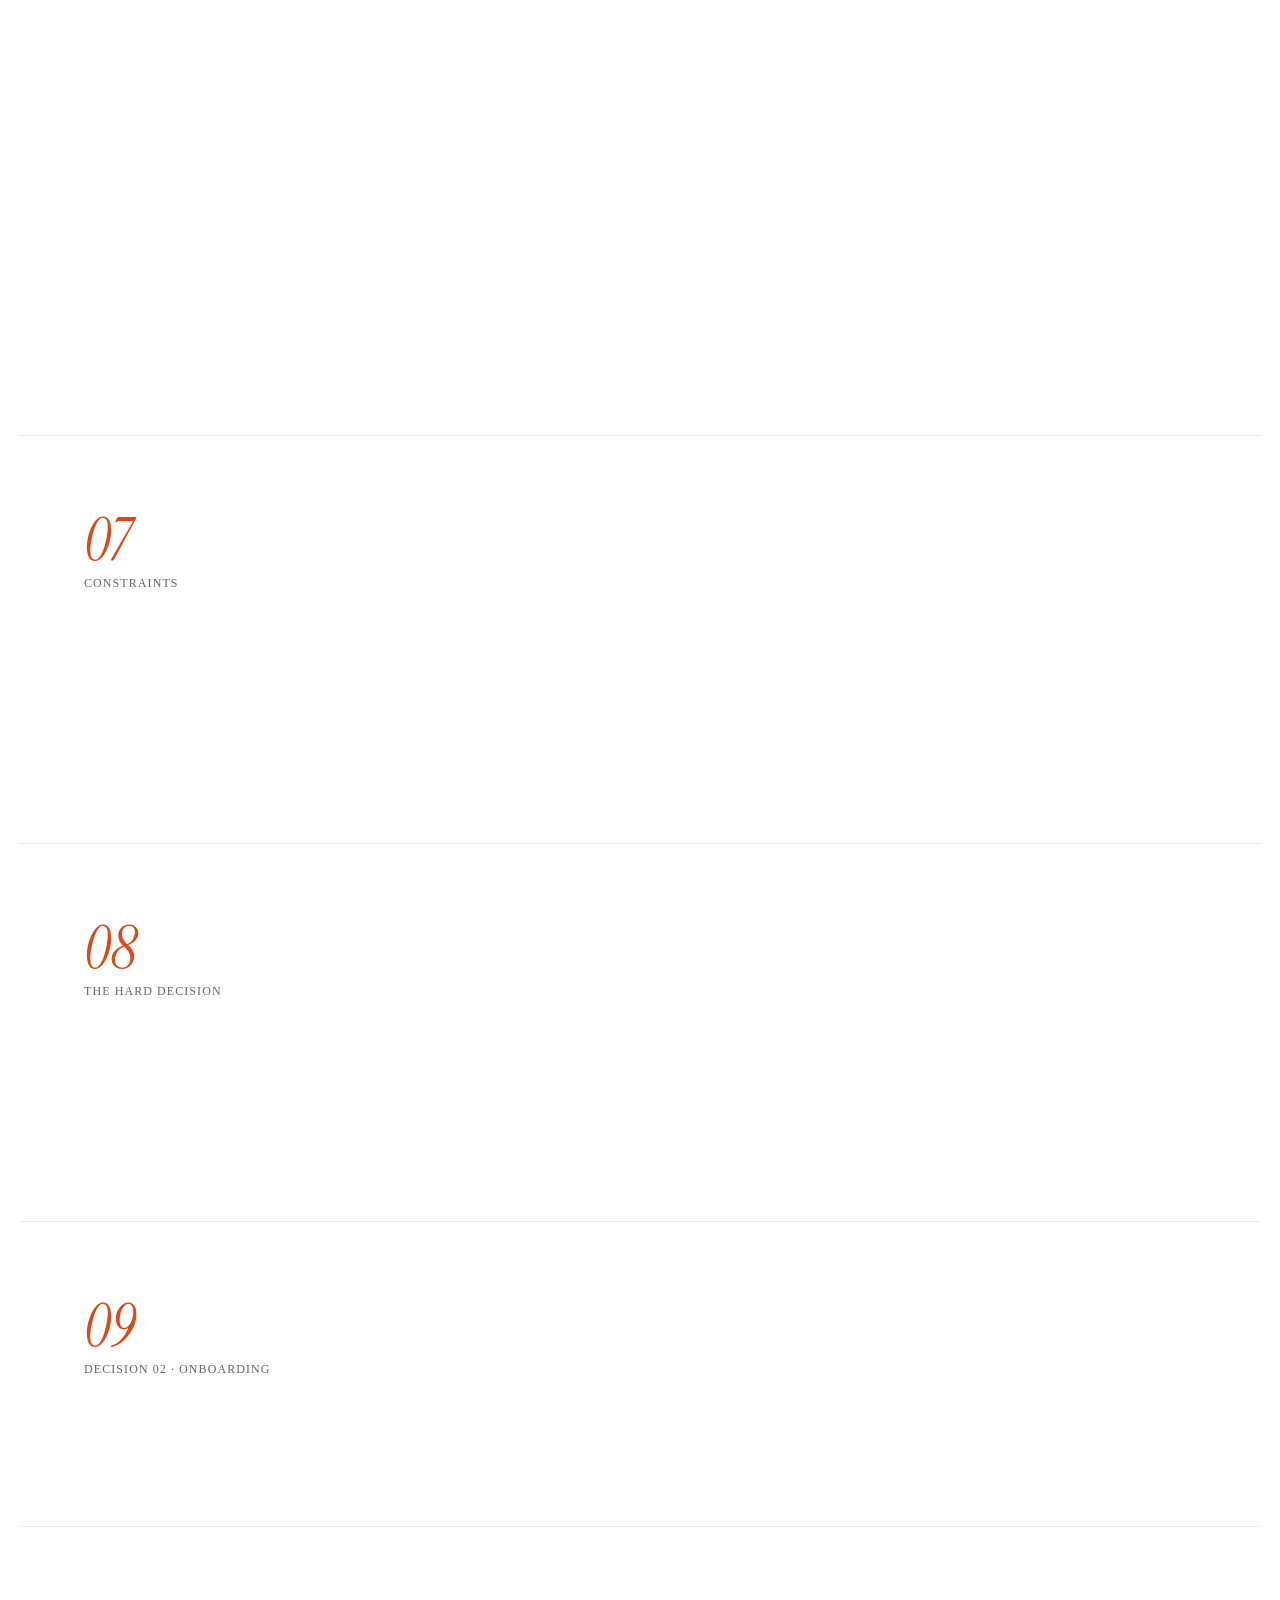
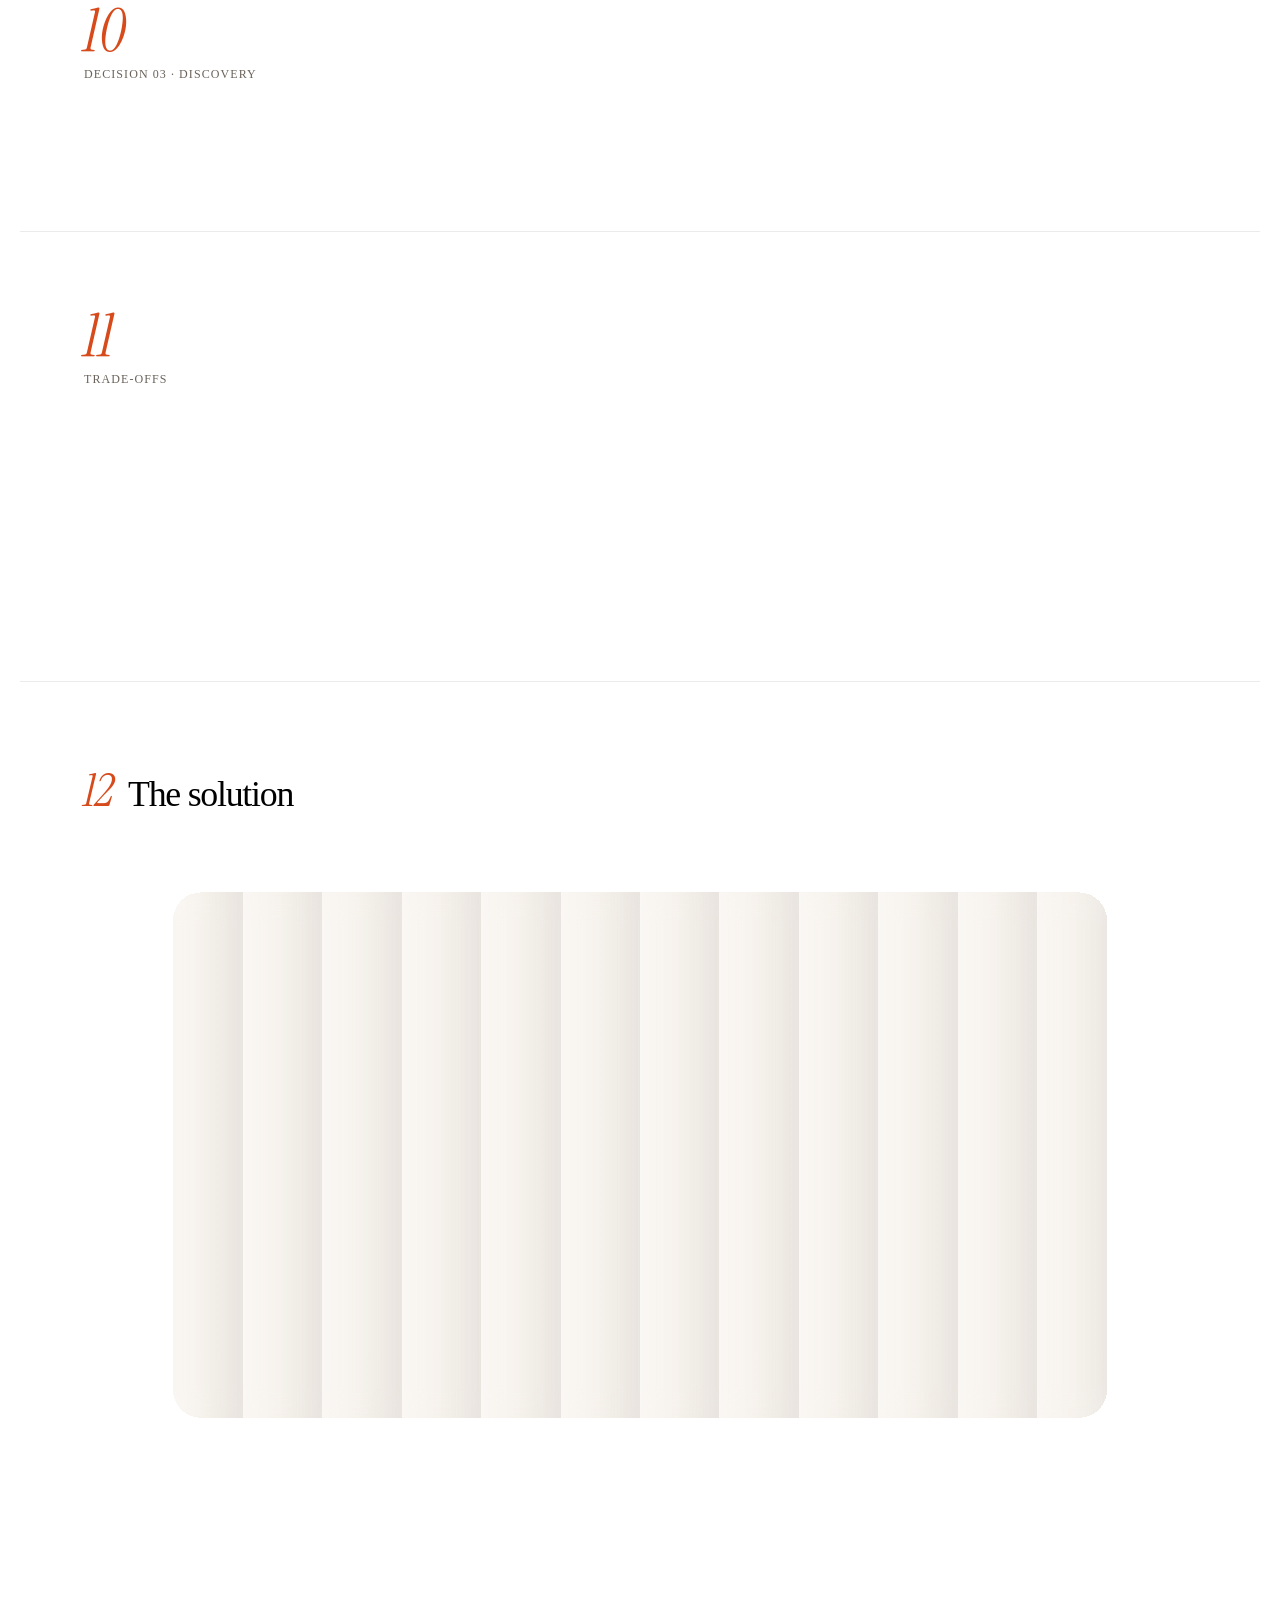
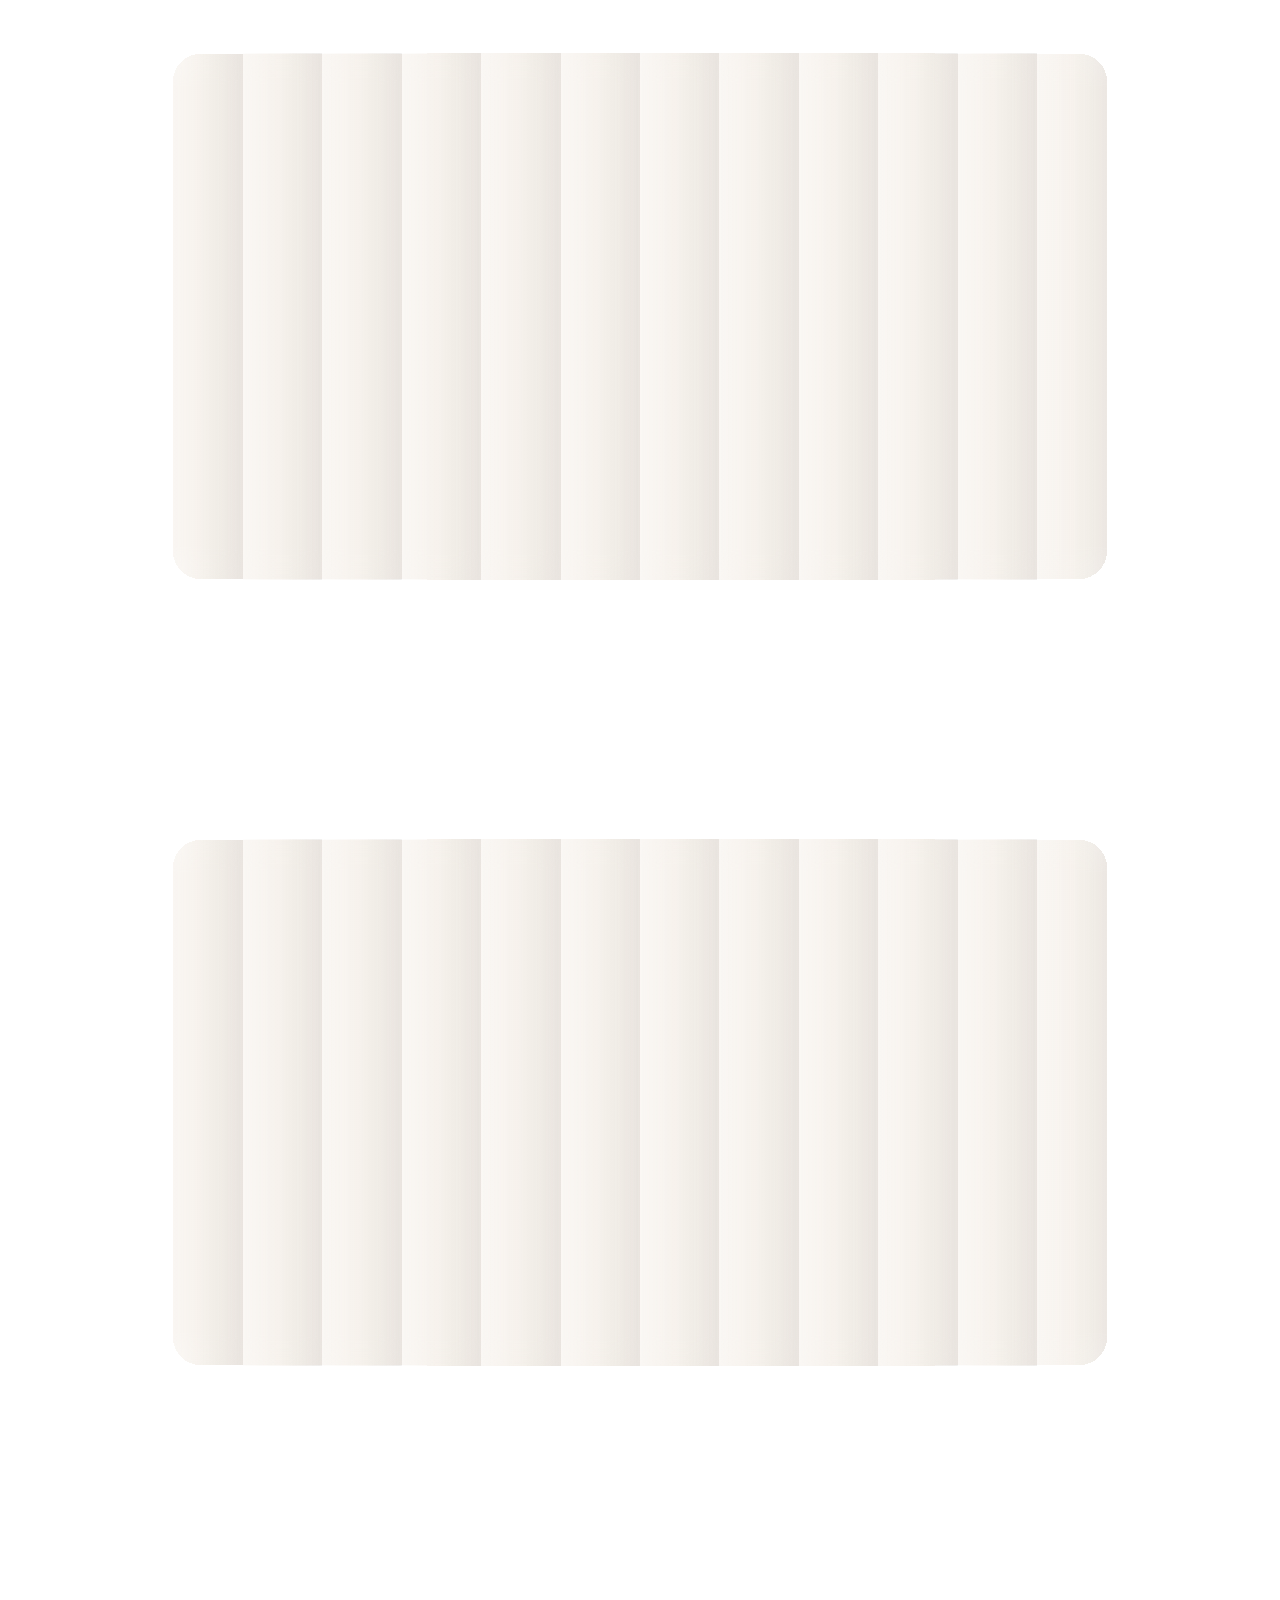
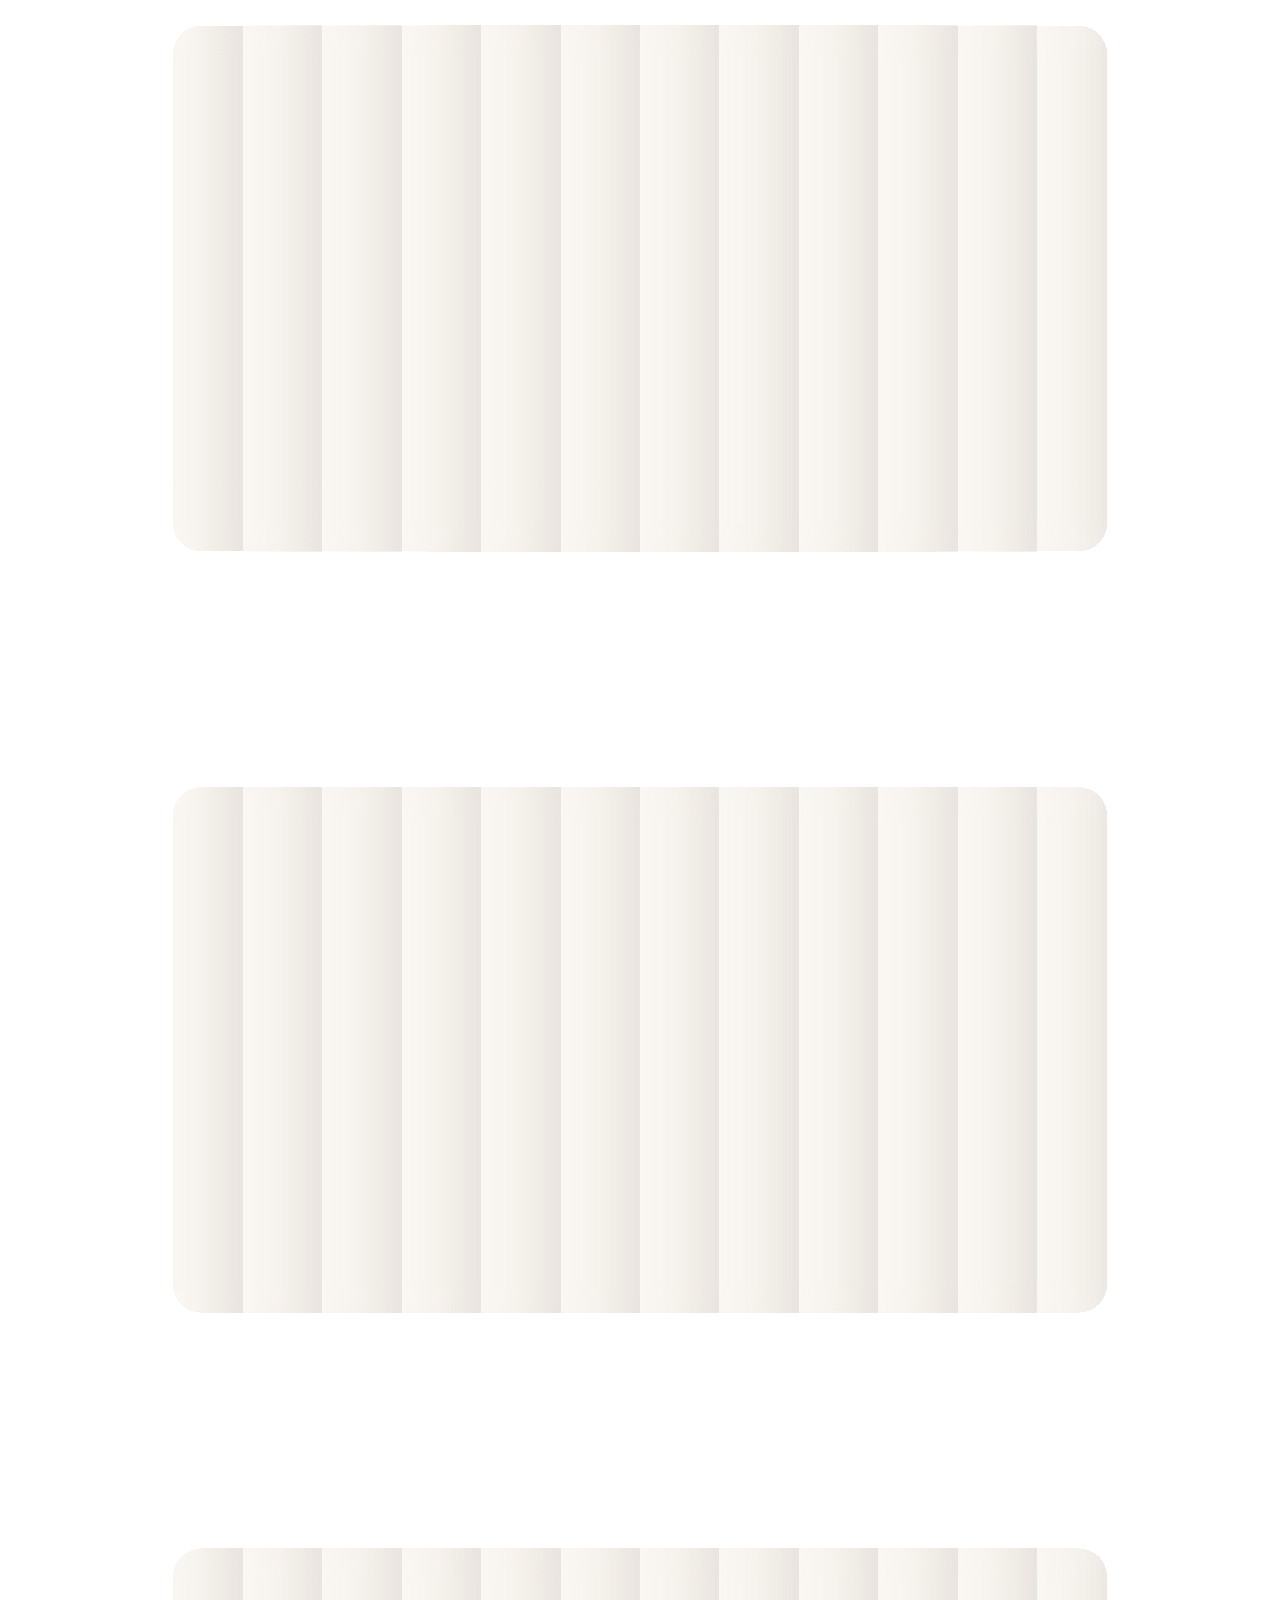
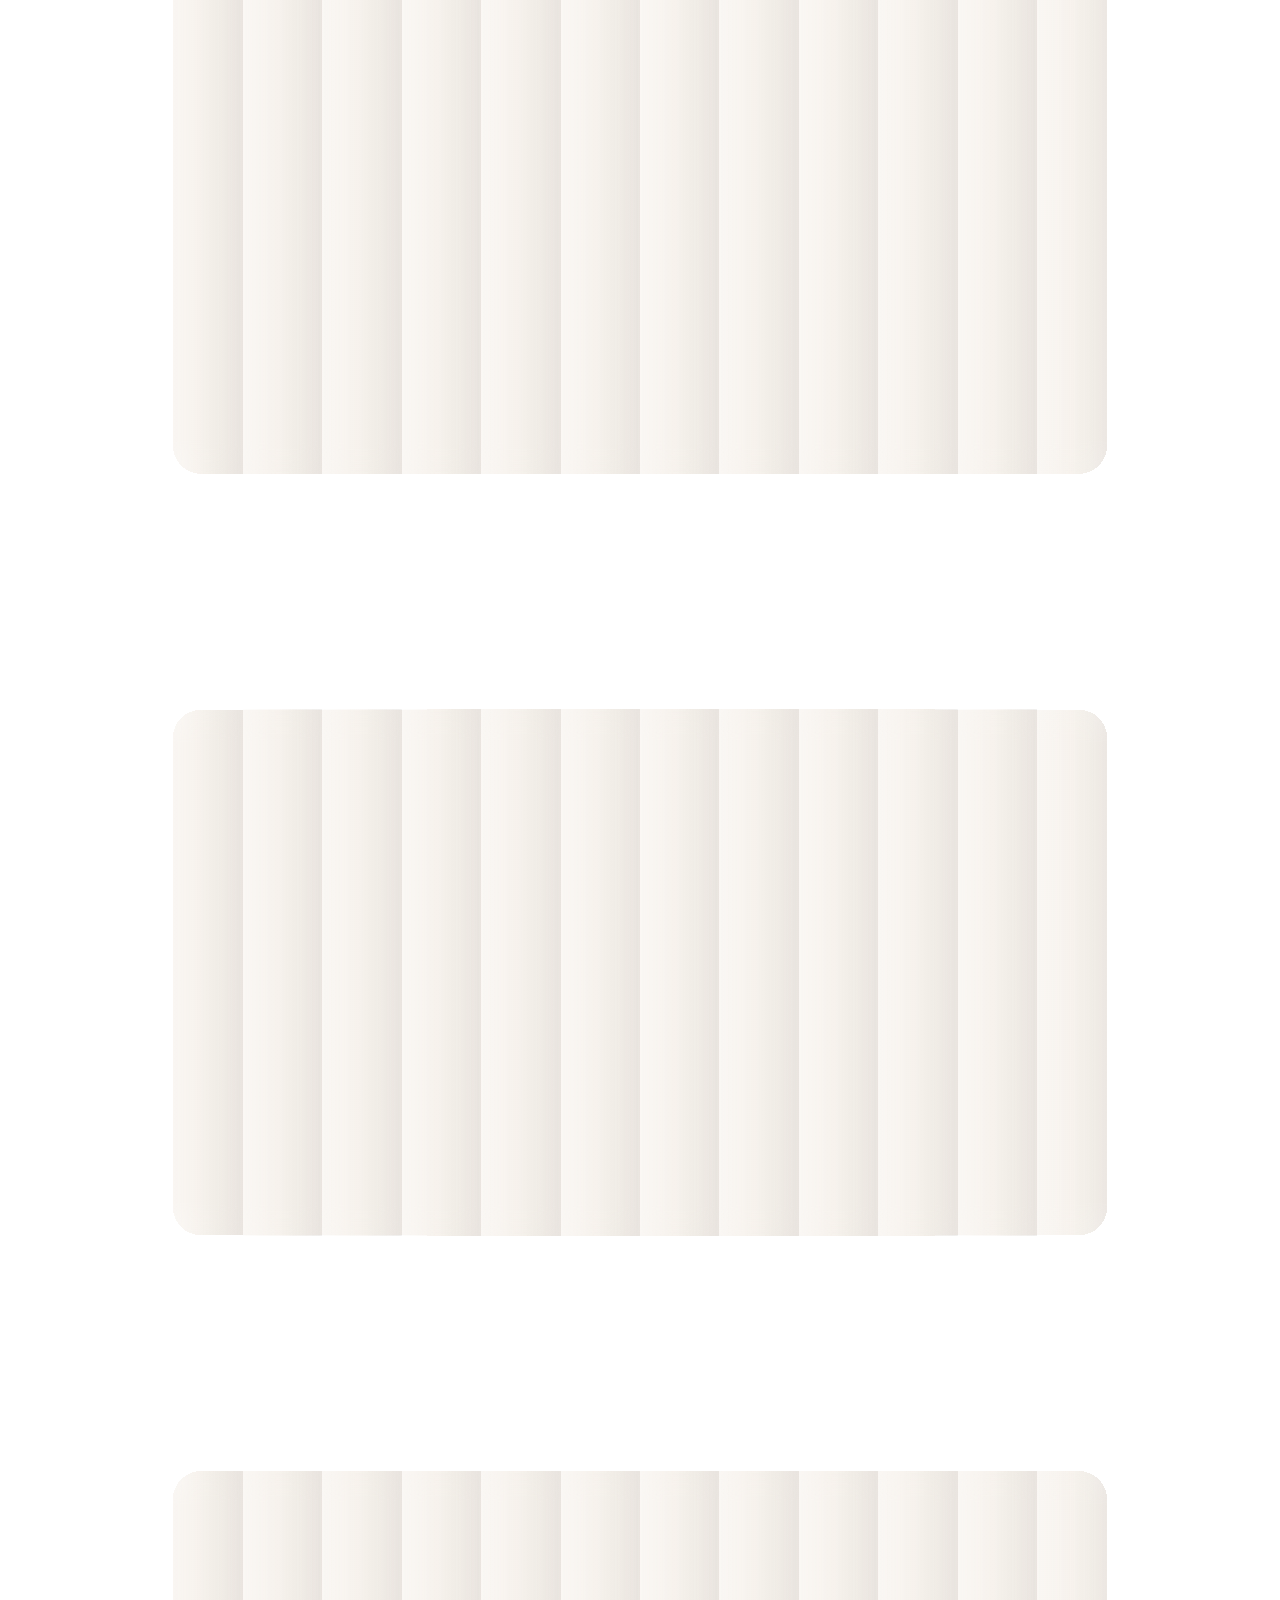
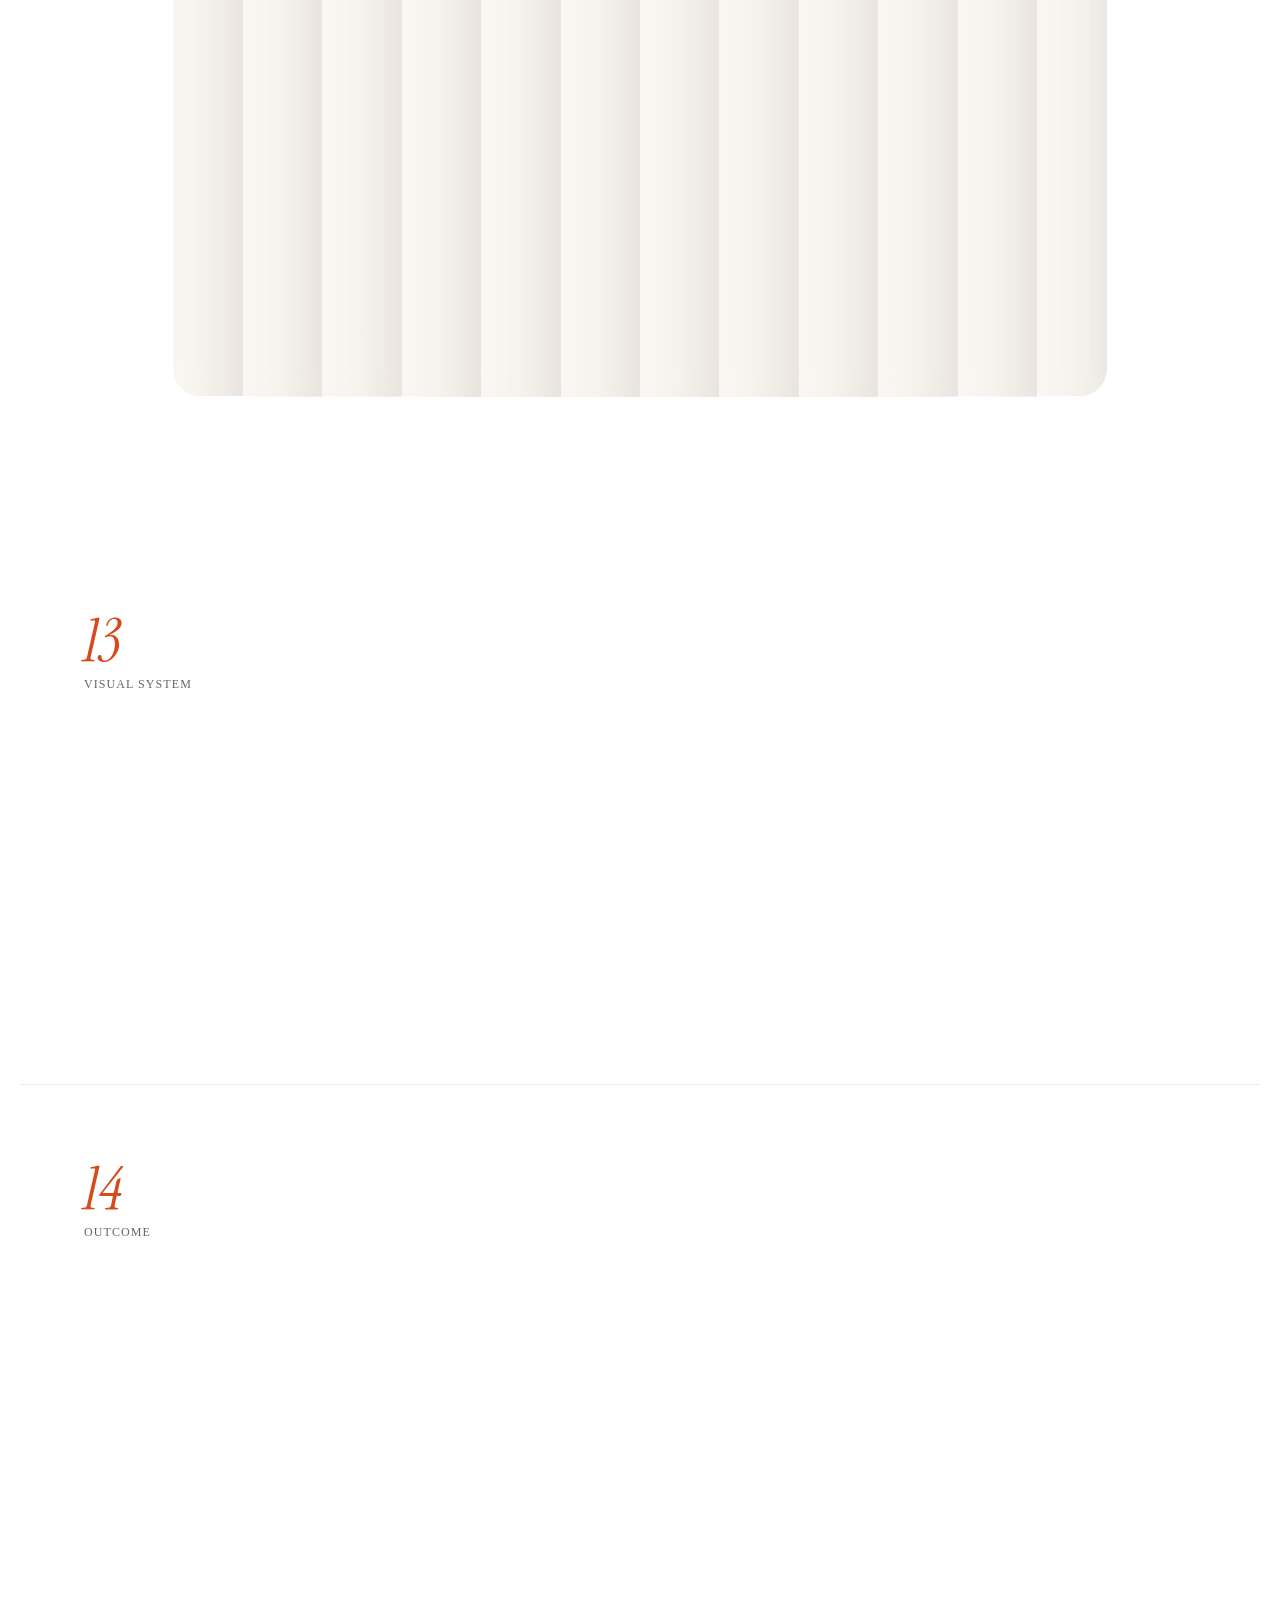
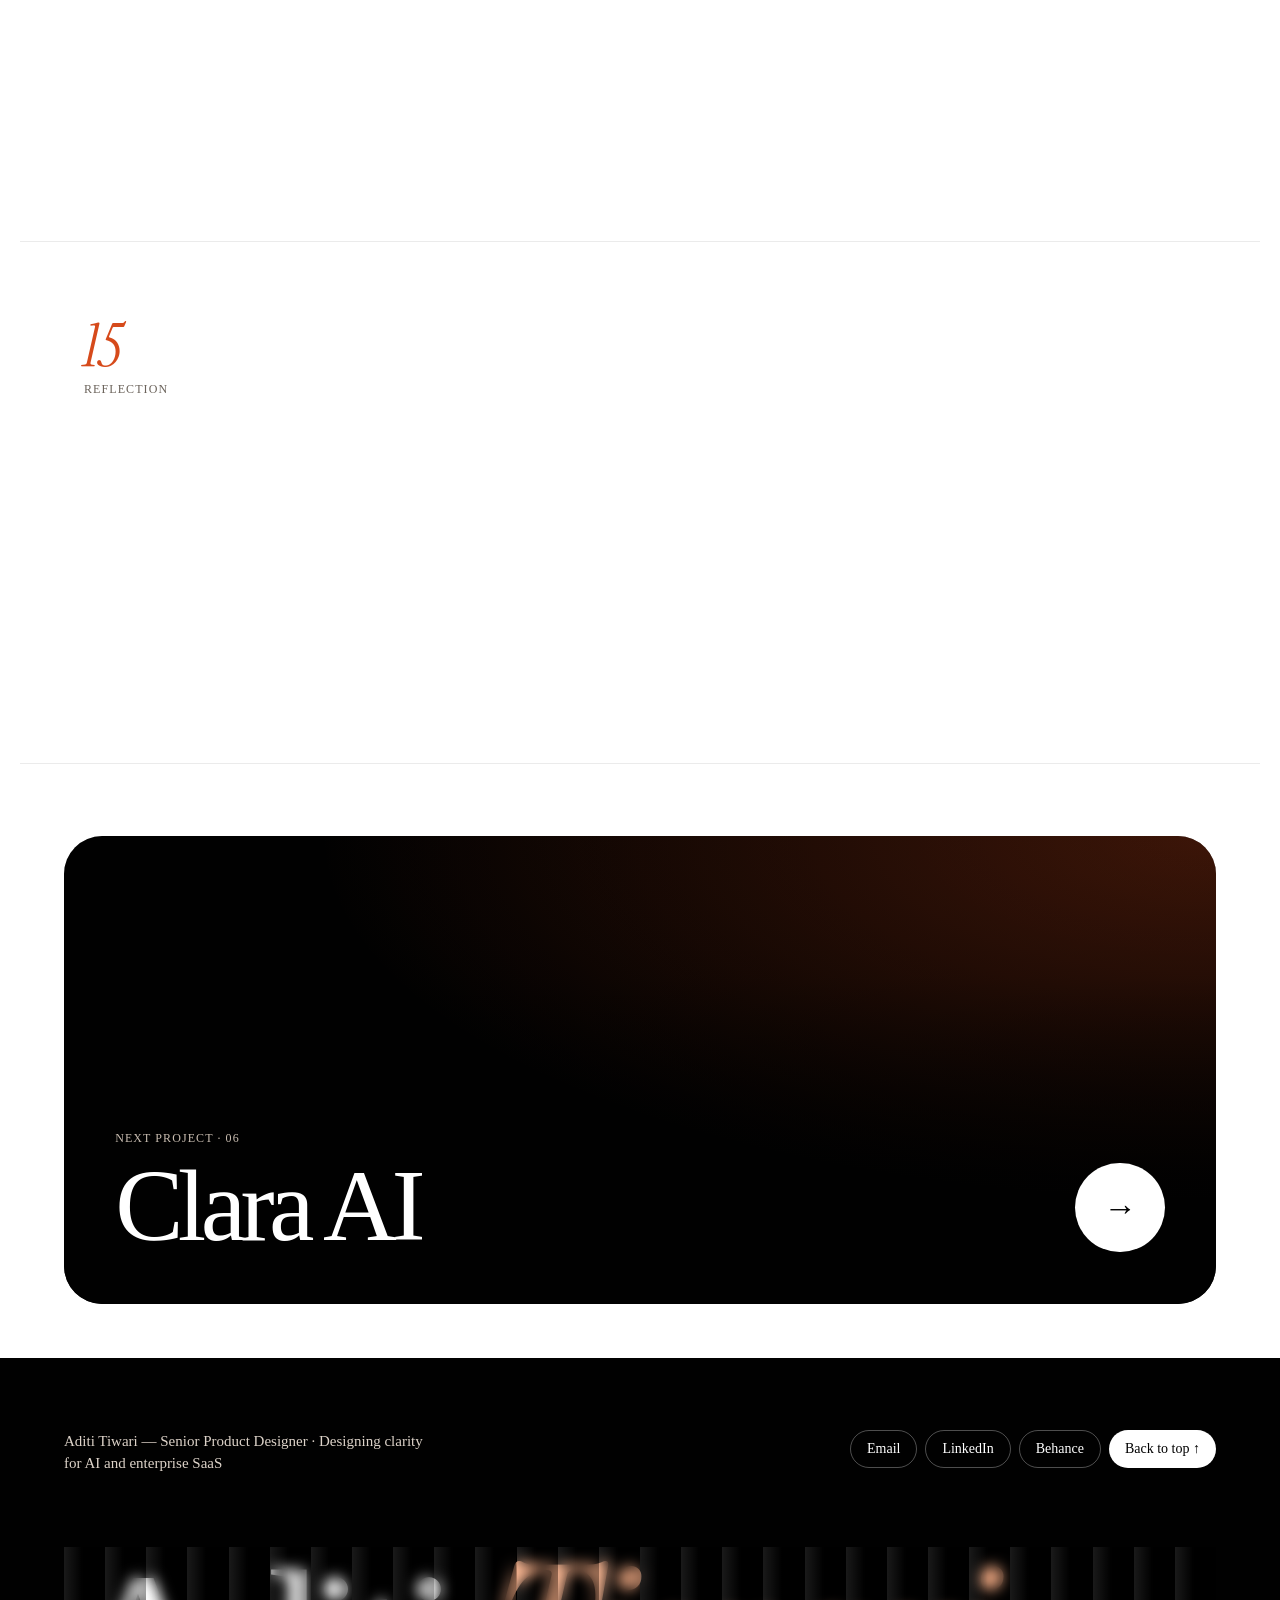
<file: projects/onedigital.html>
<!DOCTYPE html>
<html lang="en">
<head>
<meta charset="utf-8">
<meta name="viewport" content="width=device-width, initial-scale=1">
<title>OneDigital — Aditi Tiwari</title>
<meta name="description" content="UX leadership for OneDigital, Centricity's flagship wealth platform — live on iOS at 4.2★.">
<link rel="icon" href="data:image/svg+xml,%3Csvg xmlns='http://www.w3.org/2000/svg' viewBox='0 0 100 100'%3E%3Crect width='100' height='100' fill='%23D64A1B'/%3E%3Ctext x='50' y='62' text-anchor='middle' font-family='Georgia,serif' font-style='italic' font-size='38' fill='%23FFFFFF'%3Eat%3C/text%3E%3C/svg%3E">
<link rel="stylesheet" href="../assets/css/app.css">
<script>window.__BASE__="../";if(!location.hash||location.hash==="#"||location.hash==="#/"){history.replaceState(null,"","#/case/onedigital");}</script>
</head>
<body>
<div id="app"></div>
<script src="../assets/js/data.js"></script>
<script src="../assets/js/app.js"></script>
<script src="../assets/js/screens.js"></script>
<script src="../assets/js/engine.js"></script>
</body>
</html>
</file>
<file: assets/css/app.css>
/* ==========================================================================
   Aditi Tiwari — portfolio (2026 redesign)
   Fonts, resets, keyframes and the small set of hover/focus states that
   can't be expressed as inline styles. Everything else is written inline
   per element by assets/js/screens.js, matching the exported design 1:1.
   ========================================================================== */

@font-face { font-family: 'Geist'; font-style: normal; font-weight: 300 700; font-display: swap; src: url("../fonts/Geist-normal-300_700-cyrillic-ext.woff2") format('woff2'); unicode-range: U+0460-052F, U+1C80-1C8A, U+20B4, U+2DE0-2DFF, U+A640-A69F, U+FE2E-FE2F; }
@font-face { font-family: 'Geist'; font-style: normal; font-weight: 300 700; font-display: swap; src: url("../fonts/Geist-normal-300_700-cyrillic.woff2") format('woff2'); unicode-range: U+0301, U+0400-045F, U+0490-0491, U+04B0-04B1, U+2116; }
@font-face { font-family: 'Geist'; font-style: normal; font-weight: 300 700; font-display: swap; src: url("../fonts/Geist-normal-300_700-vietnamese.woff2") format('woff2'); unicode-range: U+0102-0103, U+0110-0111, U+0128-0129, U+0168-0169, U+01A0-01A1, U+01AF-01B0, U+0300-0301, U+0303-0304, U+0308-0309, U+0323, U+0329, U+1EA0-1EF9, U+20AB; }
@font-face { font-family: 'Geist'; font-style: normal; font-weight: 300 700; font-display: swap; src: url("../fonts/Geist-normal-300_700-latin-ext.woff2") format('woff2'); unicode-range: U+0100-02BA, U+02BD-02C5, U+02C7-02CC, U+02CE-02D7, U+02DD-02FF, U+0304, U+0308, U+0329, U+1D00-1DBF, U+1E00-1E9F, U+1EF2-1EFF, U+2020, U+20A0-20AB, U+20AD-20C4, U+2113, U+2C60-2C7F, U+A720-A7FF; }
@font-face { font-family: 'Geist'; font-style: normal; font-weight: 300 700; font-display: swap; src: url("../fonts/Geist-normal-300_700-latin.woff2") format('woff2'); unicode-range: U+0000-00FF, U+0131, U+0152-0153, U+02BB-02BC, U+02C6, U+02DA, U+02DC, U+0304, U+0308, U+0329, U+2000-206F, U+20AC, U+2122, U+2191, U+2193, U+2212, U+2215, U+FEFF, U+FFFD; }
@font-face { font-family: 'Instrument Serif'; font-style: italic; font-weight: 400; font-display: swap; src: url("../fonts/InstrumentSerif-italic-400-latin-ext.woff2") format('woff2'); unicode-range: U+0100-02BA, U+02BD-02C5, U+02C7-02CC, U+02CE-02D7, U+02DD-02FF, U+0304, U+0308, U+0329, U+1D00-1DBF, U+1E00-1E9F, U+1EF2-1EFF, U+2020, U+20A0-20AB, U+20AD-20C4, U+2113, U+2C60-2C7F, U+A720-A7FF; }
@font-face { font-family: 'Instrument Serif'; font-style: italic; font-weight: 400; font-display: swap; src: url("../fonts/InstrumentSerif-italic-400-latin.woff2") format('woff2'); unicode-range: U+0000-00FF, U+0131, U+0152-0153, U+02BB-02BC, U+02C6, U+02DA, U+02DC, U+0304, U+0308, U+0329, U+2000-206F, U+20AC, U+2122, U+2191, U+2193, U+2212, U+2215, U+FEFF, U+FFFD; }
@font-face { font-family: 'Instrument Serif'; font-style: normal; font-weight: 400; font-display: swap; src: url("../fonts/InstrumentSerif-normal-400-latin-ext.woff2") format('woff2'); unicode-range: U+0100-02BA, U+02BD-02C5, U+02C7-02CC, U+02CE-02D7, U+02DD-02FF, U+0304, U+0308, U+0329, U+1D00-1DBF, U+1E00-1E9F, U+1EF2-1EFF, U+2020, U+20A0-20AB, U+20AD-20C4, U+2113, U+2C60-2C7F, U+A720-A7FF; }
@font-face { font-family: 'Instrument Serif'; font-style: normal; font-weight: 400; font-display: swap; src: url("../fonts/InstrumentSerif-normal-400-latin.woff2") format('woff2'); unicode-range: U+0000-00FF, U+0131, U+0152-0153, U+02BB-02BC, U+02C6, U+02DA, U+02DC, U+0304, U+0308, U+0329, U+2000-206F, U+20AC, U+2122, U+2191, U+2193, U+2212, U+2215, U+FEFF, U+FFFD; }

html { scroll-behavior: auto; }
body { margin: 0; background: #FFFFFF; color: #010101; -webkit-font-smoothing: antialiased; text-rendering: optimizeLegibility; }
* { box-sizing: border-box; }
::selection { background: #D64A1B; color: #FFFFFF; }
a { color: #010101; text-decoration: none; }
a:hover { color: #D64A1B; }
button { font: inherit; color: inherit; }
input, textarea { font: inherit; color: inherit; }

@keyframes marquee { from { transform: translateX(0); } to { transform: translateX(-50%); } }
@keyframes pulse { 0% { box-shadow: 0 0 0 0 rgba(214,74,27,.45); } 70% { box-shadow: 0 0 0 10px rgba(214,74,27,0); } 100% { box-shadow: 0 0 0 0 rgba(214,74,27,0); } }
@keyframes spin { to { transform: rotate(360deg); } }

#app { position: relative; }
[hidden] { display: none !important; }

/* `style-hover` / `style-focus` equivalents are generated at runtime into a
   <style id="hv-sheet"> by assets/js/app.js's hv()/fc() helpers, one class
   per distinct declaration block — see hv-sheet in the document head. */

/* ---- unresolved image-slot placeholder ("screens pending") ---- */
.pending-slot {
  width: 100%; height: 100%; min-height: 160px;
  display: flex; flex-direction: column; align-items: center; justify-content: center;
  gap: 8px; text-align: center; padding: 20px;
  background: #F6F1EB; color: #6B635B;
  border: 1px dashed rgba(1,1,1,.22);
}
.pending-slot .ps-label { font-family: 'Instrument Serif', serif; font-style: italic; font-size: 18px; color: #010101; }
.pending-slot .ps-note { font-size: 12.5px; max-width: 32ch; }

@media (max-width: 899px) {
  [data-magnetic] { transform: none !important; }
}
</file>
